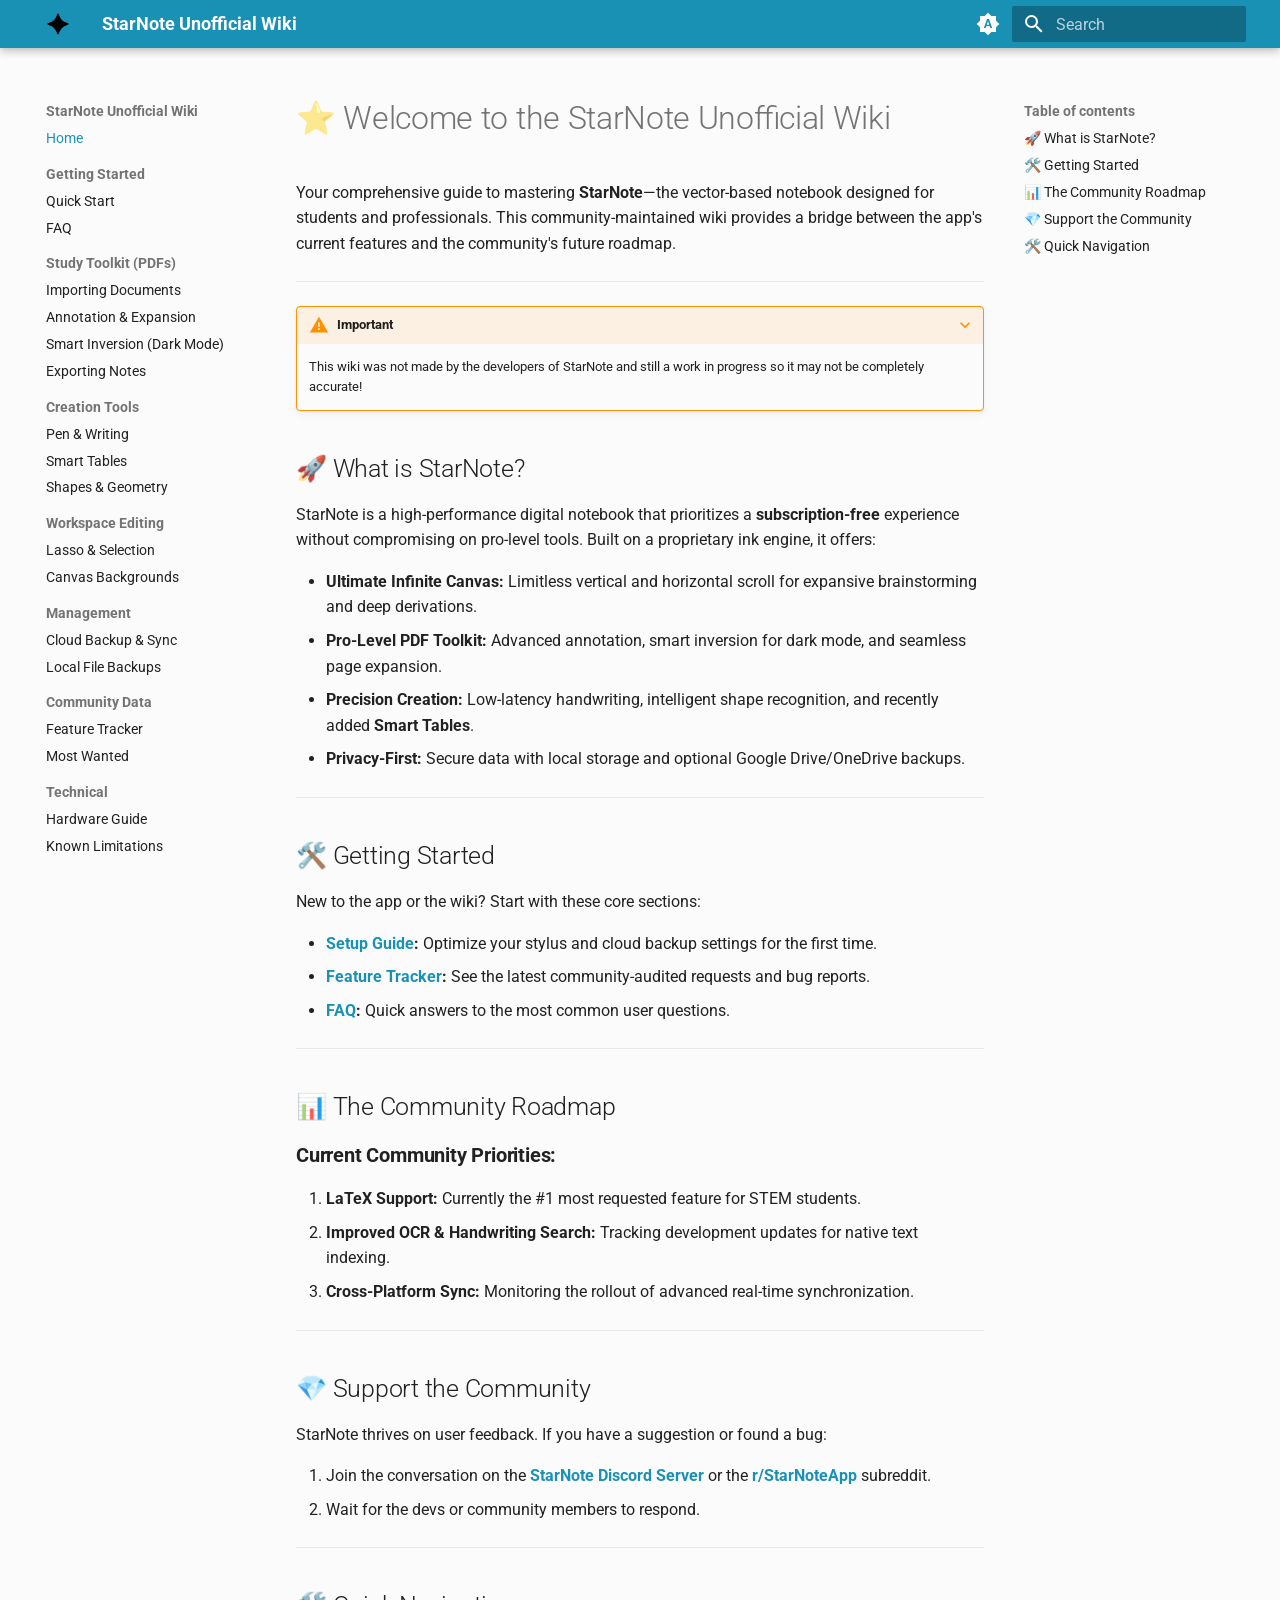
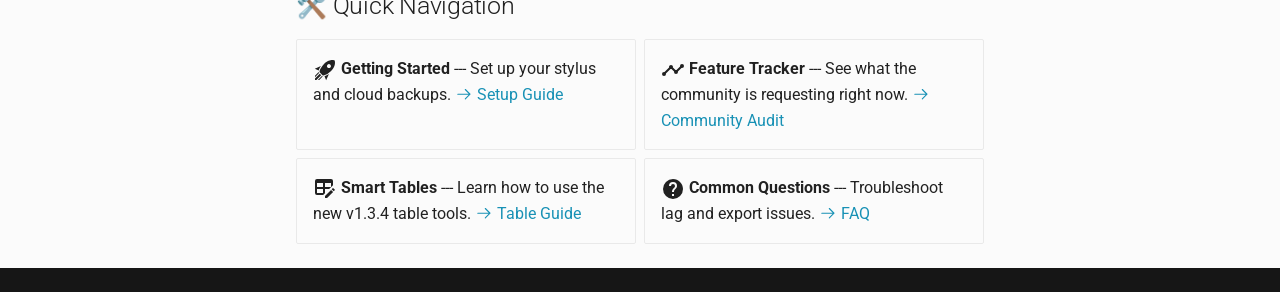
<file: index.html>
<!doctype html>
<html lang="en" class="no-js">
  <head>
    
      <meta charset="utf-8">
      <meta name="viewport" content="width=device-width,initial-scale=1">
      
      
      
      
      
        <link rel="next" href="setup/">
      
      
        
      
      
      <link rel="icon" href="assets/sparkle-fill-24.svg">
      <meta name="generator" content="mkdocs-1.6.1, mkdocs-material-9.7.6">
    
    
      
        <title>StarNote Unofficial Wiki</title>
      
    
    
      <link rel="stylesheet" href="assets/stylesheets/main.484c7ddc.min.css">
      
        
        <link rel="stylesheet" href="assets/stylesheets/palette.ab4e12ef.min.css">
      
      

  
  
  
  
  <style>:root{--md-annotation-icon:url('data:image/svg+xml;charset=utf-8,%3Csvg%20xmlns%3D%22http%3A//www.w3.org/2000/svg%22%20viewBox%3D%220%200%2024%2024%22%3E%3Cpath%20d%3D%22M18.44%205.559q-1.015%201.748-2.028%203.498-.055-.023-.111-.043a12.098%2012.098%200%200%200-8.68.033C7.537%208.897%205.868%206.026%205.6%205.56a1%201%200%200%200-.141-.19%201.104%201.104%200%200%200-1.768%201.298c1.947%203.37-.096-.216%201.948%203.36.017.03-.495.263-1.393%201.017C2.9%2012.176.452%2014.772%200%2018.99h24a11.7%2011.7%200%200%200-.746-3.068%2012.1%2012.1%200%200%200-2.74-4.184%2012%2012%200%200%200-2.131-1.687c.66-1.122%201.312-2.256%201.965-3.385a1.11%201.11%200%200%200-.008-1.12%201.1%201.1%200%200%200-.852-.532c-.522-.054-.939.313-1.049.545m-.04%208.46c.395.593.324%201.331-.156%201.65-.48.32-1.188.1-1.582-.493s-.324-1.33.156-1.65c.473-.316%201.182-.11%201.582.494m-11.193-.492c.48.32.55%201.058.156%201.65-.394.593-1.103.815-1.584.495-.48-.32-.55-1.058-.156-1.65.4-.603%201.109-.811%201.584-.495%22/%3E%3C/svg%3E');}</style>


    
    
      
    
    
      
        
        
        <link rel="preconnect" href="https://fonts.gstatic.com" crossorigin>
        <link rel="stylesheet" href="https://fonts.googleapis.com/css?family=Roboto:300,300i,400,400i,700,700i%7CRoboto+Mono:400,400i,700,700i&display=fallback">
        <style>:root{--md-text-font:"Roboto";--md-code-font:"Roboto Mono"}</style>
      
    
    
      <link rel="stylesheet" href="stylesheets/extra.css">
    
    <script>__md_scope=new URL(".",location),__md_hash=e=>[...e].reduce(((e,_)=>(e<<5)-e+_.charCodeAt(0)),0),__md_get=(e,_=localStorage,t=__md_scope)=>JSON.parse(_.getItem(t.pathname+"."+e)),__md_set=(e,_,t=localStorage,a=__md_scope)=>{try{t.setItem(a.pathname+"."+e,JSON.stringify(_))}catch(e){}}</script>
    
      

    
    
  </head>
  
  
    
    
      
    
    
    
    
    <body dir="ltr" data-md-color-scheme="default" data-md-color-primary="indigo" data-md-color-accent="indigo">
  
    
    <input class="md-toggle" data-md-toggle="drawer" type="checkbox" id="__drawer" autocomplete="off">
    <input class="md-toggle" data-md-toggle="search" type="checkbox" id="__search" autocomplete="off">
    <label class="md-overlay" for="__drawer"></label>
    <div data-md-component="skip">
      
        
        <a href="#welcome-to-the-starnote-unofficial-wiki" class="md-skip">
          Skip to content
        </a>
      
    </div>
    <div data-md-component="announce">
      
    </div>
    
    
      

  

<header class="md-header md-header--shadow" data-md-component="header">
  <nav class="md-header__inner md-grid" aria-label="Header">
    <a href="." title="StarNote Unofficial Wiki" class="md-header__button md-logo" aria-label="StarNote Unofficial Wiki" data-md-component="logo">
      
  <img src="assets/sparkle-fill-24.svg" alt="logo">

    </a>
    <label class="md-header__button md-icon" for="__drawer">
      
      <svg xmlns="http://www.w3.org/2000/svg" viewBox="0 0 24 24"><path d="M3 6h18v2H3zm0 5h18v2H3zm0 5h18v2H3z"/></svg>
    </label>
    <div class="md-header__title" data-md-component="header-title">
      <div class="md-header__ellipsis">
        <div class="md-header__topic">
          <span class="md-ellipsis">
            StarNote Unofficial Wiki
          </span>
        </div>
        <div class="md-header__topic" data-md-component="header-topic">
          <span class="md-ellipsis">
            
              Home
            
          </span>
        </div>
      </div>
    </div>
    
      
        <form class="md-header__option" data-md-component="palette">
  
    
    
    
    <input class="md-option" data-md-color-media="(prefers-color-scheme)" data-md-color-scheme="default" data-md-color-primary="indigo" data-md-color-accent="indigo"  aria-label="Switch to light mode"  type="radio" name="__palette" id="__palette_0">
    
      <label class="md-header__button md-icon" title="Switch to light mode" for="__palette_1" hidden>
        <svg xmlns="http://www.w3.org/2000/svg" viewBox="0 0 24 24"><path d="m14.3 16-.7-2h-3.2l-.7 2H7.8L11 7h2l3.2 9zM20 8.69V4h-4.69L12 .69 8.69 4H4v4.69L.69 12 4 15.31V20h4.69L12 23.31 15.31 20H20v-4.69L23.31 12zm-9.15 3.96h2.3L12 9z"/></svg>
      </label>
    
  
    
    
    
    <input class="md-option" data-md-color-media="(prefers-color-scheme: light)" data-md-color-scheme="default" data-md-color-primary="indigo" data-md-color-accent="indigo"  aria-label="Switch to dark mode"  type="radio" name="__palette" id="__palette_1">
    
      <label class="md-header__button md-icon" title="Switch to dark mode" for="__palette_2" hidden>
        <svg xmlns="http://www.w3.org/2000/svg" viewBox="0 0 24 24"><path d="M12 7a5 5 0 0 1 5 5 5 5 0 0 1-5 5 5 5 0 0 1-5-5 5 5 0 0 1 5-5m0 2a3 3 0 0 0-3 3 3 3 0 0 0 3 3 3 3 0 0 0 3-3 3 3 0 0 0-3-3m0-7 2.39 3.42C13.65 5.15 12.84 5 12 5s-1.65.15-2.39.42zM3.34 7l4.16-.35A7.2 7.2 0 0 0 5.94 8.5c-.44.74-.69 1.5-.83 2.29zm.02 10 1.76-3.77a7.131 7.131 0 0 0 2.38 4.14zM20.65 7l-1.77 3.79a7.02 7.02 0 0 0-2.38-4.15zm-.01 10-4.14.36c.59-.51 1.12-1.14 1.54-1.86.42-.73.69-1.5.83-2.29zM12 22l-2.41-3.44c.74.27 1.55.44 2.41.44.82 0 1.63-.17 2.37-.44z"/></svg>
      </label>
    
  
    
    
    
    <input class="md-option" data-md-color-media="(prefers-color-scheme: dark)" data-md-color-scheme="slate" data-md-color-primary="indigo" data-md-color-accent="indigo"  aria-label="Switch to pure black"  type="radio" name="__palette" id="__palette_2">
    
      <label class="md-header__button md-icon" title="Switch to pure black" for="__palette_0" hidden>
        <svg xmlns="http://www.w3.org/2000/svg" viewBox="0 0 24 24"><path d="m17.75 4.09-2.53 1.94.91 3.06-2.63-1.81-2.63 1.81.91-3.06-2.53-1.94L12.44 4l1.06-3 1.06 3zm3.5 6.91-1.64 1.25.59 1.98-1.7-1.17-1.7 1.17.59-1.98L15.75 11l2.06-.05L18.5 9l.69 1.95zm-2.28 4.95c.83-.08 1.72 1.1 1.19 1.85-.32.45-.66.87-1.08 1.27C15.17 23 8.84 23 4.94 19.07c-3.91-3.9-3.91-10.24 0-14.14.4-.4.82-.76 1.27-1.08.75-.53 1.93.36 1.85 1.19-.27 2.86.69 5.83 2.89 8.02a9.96 9.96 0 0 0 8.02 2.89m-1.64 2.02a12.08 12.08 0 0 1-7.8-3.47c-2.17-2.19-3.33-5-3.49-7.82-2.81 3.14-2.7 7.96.31 10.98 3.02 3.01 7.84 3.12 10.98.31"/></svg>
      </label>
    
  
</form>
      
    
    
      <script>var palette=__md_get("__palette");if(palette&&palette.color){if("(prefers-color-scheme)"===palette.color.media){var media=matchMedia("(prefers-color-scheme: light)"),input=document.querySelector(media.matches?"[data-md-color-media='(prefers-color-scheme: light)']":"[data-md-color-media='(prefers-color-scheme: dark)']");palette.color.media=input.getAttribute("data-md-color-media"),palette.color.scheme=input.getAttribute("data-md-color-scheme"),palette.color.primary=input.getAttribute("data-md-color-primary"),palette.color.accent=input.getAttribute("data-md-color-accent")}for(var[key,value]of Object.entries(palette.color))document.body.setAttribute("data-md-color-"+key,value)}</script>
    
    
    
      
      
        <label class="md-header__button md-icon" for="__search">
          
          <svg xmlns="http://www.w3.org/2000/svg" viewBox="0 0 24 24"><path d="M9.5 3A6.5 6.5 0 0 1 16 9.5c0 1.61-.59 3.09-1.56 4.23l.27.27h.79l5 5-1.5 1.5-5-5v-.79l-.27-.27A6.52 6.52 0 0 1 9.5 16 6.5 6.5 0 0 1 3 9.5 6.5 6.5 0 0 1 9.5 3m0 2C7 5 5 7 5 9.5S7 14 9.5 14 14 12 14 9.5 12 5 9.5 5"/></svg>
        </label>
        <div class="md-search" data-md-component="search" role="dialog">
  <label class="md-search__overlay" for="__search"></label>
  <div class="md-search__inner" role="search">
    <form class="md-search__form" name="search">
      <input type="text" class="md-search__input" name="query" aria-label="Search" placeholder="Search" autocapitalize="off" autocorrect="off" autocomplete="off" spellcheck="false" data-md-component="search-query" required>
      <label class="md-search__icon md-icon" for="__search">
        
        <svg xmlns="http://www.w3.org/2000/svg" viewBox="0 0 24 24"><path d="M9.5 3A6.5 6.5 0 0 1 16 9.5c0 1.61-.59 3.09-1.56 4.23l.27.27h.79l5 5-1.5 1.5-5-5v-.79l-.27-.27A6.52 6.52 0 0 1 9.5 16 6.5 6.5 0 0 1 3 9.5 6.5 6.5 0 0 1 9.5 3m0 2C7 5 5 7 5 9.5S7 14 9.5 14 14 12 14 9.5 12 5 9.5 5"/></svg>
        
        <svg xmlns="http://www.w3.org/2000/svg" viewBox="0 0 24 24"><path d="M20 11v2H8l5.5 5.5-1.42 1.42L4.16 12l7.92-7.92L13.5 5.5 8 11z"/></svg>
      </label>
      <nav class="md-search__options" aria-label="Search">
        
          <a href="javascript:void(0)" class="md-search__icon md-icon" title="Share" aria-label="Share" data-clipboard data-clipboard-text="" data-md-component="search-share" tabindex="-1">
            
            <svg xmlns="http://www.w3.org/2000/svg" viewBox="0 0 24 24"><path d="M18 16.08c-.76 0-1.44.3-1.96.77L8.91 12.7c.05-.23.09-.46.09-.7s-.04-.47-.09-.7l7.05-4.11c.54.5 1.25.81 2.04.81a3 3 0 0 0 3-3 3 3 0 0 0-3-3 3 3 0 0 0-3 3c0 .24.04.47.09.7L8.04 9.81C7.5 9.31 6.79 9 6 9a3 3 0 0 0-3 3 3 3 0 0 0 3 3c.79 0 1.5-.31 2.04-.81l7.12 4.15c-.05.21-.08.43-.08.66 0 1.61 1.31 2.91 2.92 2.91s2.92-1.3 2.92-2.91A2.92 2.92 0 0 0 18 16.08"/></svg>
          </a>
        
        <button type="reset" class="md-search__icon md-icon" title="Clear" aria-label="Clear" tabindex="-1">
          
          <svg xmlns="http://www.w3.org/2000/svg" viewBox="0 0 24 24"><path d="M19 6.41 17.59 5 12 10.59 6.41 5 5 6.41 10.59 12 5 17.59 6.41 19 12 13.41 17.59 19 19 17.59 13.41 12z"/></svg>
        </button>
      </nav>
      
    </form>
    <div class="md-search__output">
      <div class="md-search__scrollwrap" tabindex="0" data-md-scrollfix>
        <div class="md-search-result" data-md-component="search-result">
          <div class="md-search-result__meta">
            Initializing search
          </div>
          <ol class="md-search-result__list" role="presentation"></ol>
        </div>
      </div>
    </div>
  </div>
</div>
      
    
    
  </nav>
  
</header>
    
    <div class="md-container" data-md-component="container">
      
      
        
          
        
      
      <main class="md-main" data-md-component="main">
        <div class="md-main__inner md-grid">
          
            
              
              <div class="md-sidebar md-sidebar--primary" data-md-component="sidebar" data-md-type="navigation" >
                <div class="md-sidebar__scrollwrap">
                  <div class="md-sidebar__inner">
                    



<nav class="md-nav md-nav--primary" aria-label="Navigation" data-md-level="0">
  <label class="md-nav__title" for="__drawer">
    <a href="." title="StarNote Unofficial Wiki" class="md-nav__button md-logo" aria-label="StarNote Unofficial Wiki" data-md-component="logo">
      
  <img src="assets/sparkle-fill-24.svg" alt="logo">

    </a>
    StarNote Unofficial Wiki
  </label>
  
  <ul class="md-nav__list" data-md-scrollfix>
    
      
      
  
  
    
  
  
  
    <li class="md-nav__item md-nav__item--active">
      
      <input class="md-nav__toggle md-toggle" type="checkbox" id="__toc">
      
      
        
      
      
        <label class="md-nav__link md-nav__link--active" for="__toc">
          
  
  
  <span class="md-ellipsis">
    
  
    Home
  

    
  </span>
  
  

          <span class="md-nav__icon md-icon"></span>
        </label>
      
      <a href="." class="md-nav__link md-nav__link--active">
        
  
  
  <span class="md-ellipsis">
    
  
    Home
  

    
  </span>
  
  

      </a>
      
        

<nav class="md-nav md-nav--secondary" aria-label="Table of contents">
  
  
  
    
  
  
    <label class="md-nav__title" for="__toc">
      <span class="md-nav__icon md-icon"></span>
      Table of contents
    </label>
    <ul class="md-nav__list" data-md-component="toc" data-md-scrollfix>
      
        <li class="md-nav__item">
  <a href="#what-is-starnote" class="md-nav__link">
    <span class="md-ellipsis">
      
        🚀 What is StarNote?
      
    </span>
  </a>
  
</li>
      
        <li class="md-nav__item">
  <a href="#getting-started" class="md-nav__link">
    <span class="md-ellipsis">
      
        🛠️ Getting Started
      
    </span>
  </a>
  
</li>
      
        <li class="md-nav__item">
  <a href="#the-community-roadmap" class="md-nav__link">
    <span class="md-ellipsis">
      
        📊 The Community Roadmap
      
    </span>
  </a>
  
</li>
      
        <li class="md-nav__item">
  <a href="#support-the-community" class="md-nav__link">
    <span class="md-ellipsis">
      
        💎 Support the Community
      
    </span>
  </a>
  
</li>
      
        <li class="md-nav__item">
  <a href="#quick-navigation" class="md-nav__link">
    <span class="md-ellipsis">
      
        🛠️ Quick Navigation
      
    </span>
  </a>
  
</li>
      
    </ul>
  
</nav>
      
    </li>
  

    
      
      
  
  
  
  
    
    
    
    
      
        
        
      
    
    
    <li class="md-nav__item md-nav__item--section md-nav__item--nested">
      
        
        
        <input class="md-nav__toggle md-toggle " type="checkbox" id="__nav_2" >
        
          
          <label class="md-nav__link" for="__nav_2" id="__nav_2_label" tabindex="">
            
  
  
  <span class="md-ellipsis">
    
  
    Getting Started
  

    
  </span>
  
  

            <span class="md-nav__icon md-icon"></span>
          </label>
        
        <nav class="md-nav" data-md-level="1" aria-labelledby="__nav_2_label" aria-expanded="false">
          <label class="md-nav__title" for="__nav_2">
            <span class="md-nav__icon md-icon"></span>
            
  
    Getting Started
  

          </label>
          <ul class="md-nav__list" data-md-scrollfix>
            
              
                
  
  
  
  
    <li class="md-nav__item">
      <a href="setup/" class="md-nav__link">
        
  
  
  <span class="md-ellipsis">
    
  
    Quick Start
  

    
  </span>
  
  

      </a>
    </li>
  

              
            
              
                
  
  
  
  
    <li class="md-nav__item">
      <a href="faq/" class="md-nav__link">
        
  
  
  <span class="md-ellipsis">
    
  
    FAQ
  

    
  </span>
  
  

      </a>
    </li>
  

              
            
          </ul>
        </nav>
      
    </li>
  

    
      
      
  
  
  
  
    
    
    
    
      
        
        
      
    
    
    <li class="md-nav__item md-nav__item--section md-nav__item--nested">
      
        
        
        <input class="md-nav__toggle md-toggle " type="checkbox" id="__nav_3" >
        
          
          <label class="md-nav__link" for="__nav_3" id="__nav_3_label" tabindex="">
            
  
  
  <span class="md-ellipsis">
    
  
    Study Toolkit (PDFs)
  

    
  </span>
  
  

            <span class="md-nav__icon md-icon"></span>
          </label>
        
        <nav class="md-nav" data-md-level="1" aria-labelledby="__nav_3_label" aria-expanded="false">
          <label class="md-nav__title" for="__nav_3">
            <span class="md-nav__icon md-icon"></span>
            
  
    Study Toolkit (PDFs)
  

          </label>
          <ul class="md-nav__list" data-md-scrollfix>
            
              
                
  
  
  
  
    <li class="md-nav__item">
      <a href="pdf_import.md" class="md-nav__link">
        
  
  
  <span class="md-ellipsis">
    
  
    Importing Documents
  

    
  </span>
  
  

      </a>
    </li>
  

              
            
              
                
  
  
  
  
    <li class="md-nav__item">
      <a href="pdf_tools.md" class="md-nav__link">
        
  
  
  <span class="md-ellipsis">
    
  
    Annotation & Expansion
  

    
  </span>
  
  

      </a>
    </li>
  

              
            
              
                
  
  
  
  
    <li class="md-nav__item">
      <a href="dark_mode.md" class="md-nav__link">
        
  
  
  <span class="md-ellipsis">
    
  
    Smart Inversion (Dark Mode)
  

    
  </span>
  
  

      </a>
    </li>
  

              
            
              
                
  
  
  
  
    <li class="md-nav__item">
      <a href="pdf_export.md" class="md-nav__link">
        
  
  
  <span class="md-ellipsis">
    
  
    Exporting Notes
  

    
  </span>
  
  

      </a>
    </li>
  

              
            
          </ul>
        </nav>
      
    </li>
  

    
      
      
  
  
  
  
    
    
    
    
      
        
        
      
    
    
    <li class="md-nav__item md-nav__item--section md-nav__item--nested">
      
        
        
        <input class="md-nav__toggle md-toggle " type="checkbox" id="__nav_4" >
        
          
          <label class="md-nav__link" for="__nav_4" id="__nav_4_label" tabindex="">
            
  
  
  <span class="md-ellipsis">
    
  
    Creation Tools
  

    
  </span>
  
  

            <span class="md-nav__icon md-icon"></span>
          </label>
        
        <nav class="md-nav" data-md-level="1" aria-labelledby="__nav_4_label" aria-expanded="false">
          <label class="md-nav__title" for="__nav_4">
            <span class="md-nav__icon md-icon"></span>
            
  
    Creation Tools
  

          </label>
          <ul class="md-nav__list" data-md-scrollfix>
            
              
                
  
  
  
  
    <li class="md-nav__item">
      <a href="pens/" class="md-nav__link">
        
  
  
  <span class="md-ellipsis">
    
  
    Pen & Writing
  

    
  </span>
  
  

      </a>
    </li>
  

              
            
              
                
  
  
  
  
    <li class="md-nav__item">
      <a href="tables.md" class="md-nav__link">
        
  
  
  <span class="md-ellipsis">
    
  
    Smart Tables
  

    
  </span>
  
  

      </a>
    </li>
  

              
            
              
                
  
  
  
  
    <li class="md-nav__item">
      <a href="shapes.md" class="md-nav__link">
        
  
  
  <span class="md-ellipsis">
    
  
    Shapes & Geometry
  

    
  </span>
  
  

      </a>
    </li>
  

              
            
          </ul>
        </nav>
      
    </li>
  

    
      
      
  
  
  
  
    
    
    
    
      
        
        
      
    
    
    <li class="md-nav__item md-nav__item--section md-nav__item--nested">
      
        
        
        <input class="md-nav__toggle md-toggle " type="checkbox" id="__nav_5" >
        
          
          <label class="md-nav__link" for="__nav_5" id="__nav_5_label" tabindex="">
            
  
  
  <span class="md-ellipsis">
    
  
    Workspace Editing
  

    
  </span>
  
  

            <span class="md-nav__icon md-icon"></span>
          </label>
        
        <nav class="md-nav" data-md-level="1" aria-labelledby="__nav_5_label" aria-expanded="false">
          <label class="md-nav__title" for="__nav_5">
            <span class="md-nav__icon md-icon"></span>
            
  
    Workspace Editing
  

          </label>
          <ul class="md-nav__list" data-md-scrollfix>
            
              
                
  
  
  
  
    <li class="md-nav__item">
      <a href="lasso.md" class="md-nav__link">
        
  
  
  <span class="md-ellipsis">
    
  
    Lasso & Selection
  

    
  </span>
  
  

      </a>
    </li>
  

              
            
              
                
  
  
  
  
    <li class="md-nav__item">
      <a href="templates.md" class="md-nav__link">
        
  
  
  <span class="md-ellipsis">
    
  
    Canvas Backgrounds
  

    
  </span>
  
  

      </a>
    </li>
  

              
            
          </ul>
        </nav>
      
    </li>
  

    
      
      
  
  
  
  
    
    
    
    
      
        
        
      
    
    
    <li class="md-nav__item md-nav__item--section md-nav__item--nested">
      
        
        
        <input class="md-nav__toggle md-toggle " type="checkbox" id="__nav_6" >
        
          
          <label class="md-nav__link" for="__nav_6" id="__nav_6_label" tabindex="">
            
  
  
  <span class="md-ellipsis">
    
  
    Management
  

    
  </span>
  
  

            <span class="md-nav__icon md-icon"></span>
          </label>
        
        <nav class="md-nav" data-md-level="1" aria-labelledby="__nav_6_label" aria-expanded="false">
          <label class="md-nav__title" for="__nav_6">
            <span class="md-nav__icon md-icon"></span>
            
  
    Management
  

          </label>
          <ul class="md-nav__list" data-md-scrollfix>
            
              
                
  
  
  
  
    <li class="md-nav__item">
      <a href="sync/" class="md-nav__link">
        
  
  
  <span class="md-ellipsis">
    
  
    Cloud Backup & Sync
  

    
  </span>
  
  

      </a>
    </li>
  

              
            
              
                
  
  
  
  
    <li class="md-nav__item">
      <a href="backups/" class="md-nav__link">
        
  
  
  <span class="md-ellipsis">
    
  
    Local File Backups
  

    
  </span>
  
  

      </a>
    </li>
  

              
            
          </ul>
        </nav>
      
    </li>
  

    
      
      
  
  
  
  
    
    
    
    
      
        
        
      
    
    
    <li class="md-nav__item md-nav__item--section md-nav__item--nested">
      
        
        
        <input class="md-nav__toggle md-toggle " type="checkbox" id="__nav_7" >
        
          
          <label class="md-nav__link" for="__nav_7" id="__nav_7_label" tabindex="">
            
  
  
  <span class="md-ellipsis">
    
  
    Community Data
  

    
  </span>
  
  

            <span class="md-nav__icon md-icon"></span>
          </label>
        
        <nav class="md-nav" data-md-level="1" aria-labelledby="__nav_7_label" aria-expanded="false">
          <label class="md-nav__title" for="__nav_7">
            <span class="md-nav__icon md-icon"></span>
            
  
    Community Data
  

          </label>
          <ul class="md-nav__list" data-md-scrollfix>
            
              
                
  
  
  
  
    <li class="md-nav__item">
      <a href="roadmap.md" class="md-nav__link">
        
  
  
  <span class="md-ellipsis">
    
  
    Feature Tracker
  

    
  </span>
  
  

      </a>
    </li>
  

              
            
              
                
  
  
  
  
    <li class="md-nav__item">
      <a href="most_wanted/" class="md-nav__link">
        
  
  
  <span class="md-ellipsis">
    
  
    Most Wanted
  

    
  </span>
  
  

      </a>
    </li>
  

              
            
          </ul>
        </nav>
      
    </li>
  

    
      
      
  
  
  
  
    
    
    
    
      
        
        
      
    
    
    <li class="md-nav__item md-nav__item--section md-nav__item--nested">
      
        
        
        <input class="md-nav__toggle md-toggle " type="checkbox" id="__nav_8" >
        
          
          <label class="md-nav__link" for="__nav_8" id="__nav_8_label" tabindex="">
            
  
  
  <span class="md-ellipsis">
    
  
    Technical
  

    
  </span>
  
  

            <span class="md-nav__icon md-icon"></span>
          </label>
        
        <nav class="md-nav" data-md-level="1" aria-labelledby="__nav_8_label" aria-expanded="false">
          <label class="md-nav__title" for="__nav_8">
            <span class="md-nav__icon md-icon"></span>
            
  
    Technical
  

          </label>
          <ul class="md-nav__list" data-md-scrollfix>
            
              
                
  
  
  
  
    <li class="md-nav__item">
      <a href="hardware.md" class="md-nav__link">
        
  
  
  <span class="md-ellipsis">
    
  
    Hardware Guide
  

    
  </span>
  
  

      </a>
    </li>
  

              
            
              
                
  
  
  
  
    <li class="md-nav__item">
      <a href="limitations.md" class="md-nav__link">
        
  
  
  <span class="md-ellipsis">
    
  
    Known Limitations
  

    
  </span>
  
  

      </a>
    </li>
  

              
            
          </ul>
        </nav>
      
    </li>
  

    
  </ul>
</nav>
                  </div>
                </div>
              </div>
            
            
              
              <div class="md-sidebar md-sidebar--secondary" data-md-component="sidebar" data-md-type="toc" >
                <div class="md-sidebar__scrollwrap">
                  <div class="md-sidebar__inner">
                    

<nav class="md-nav md-nav--secondary" aria-label="Table of contents">
  
  
  
    
  
  
    <label class="md-nav__title" for="__toc">
      <span class="md-nav__icon md-icon"></span>
      Table of contents
    </label>
    <ul class="md-nav__list" data-md-component="toc" data-md-scrollfix>
      
        <li class="md-nav__item">
  <a href="#what-is-starnote" class="md-nav__link">
    <span class="md-ellipsis">
      
        🚀 What is StarNote?
      
    </span>
  </a>
  
</li>
      
        <li class="md-nav__item">
  <a href="#getting-started" class="md-nav__link">
    <span class="md-ellipsis">
      
        🛠️ Getting Started
      
    </span>
  </a>
  
</li>
      
        <li class="md-nav__item">
  <a href="#the-community-roadmap" class="md-nav__link">
    <span class="md-ellipsis">
      
        📊 The Community Roadmap
      
    </span>
  </a>
  
</li>
      
        <li class="md-nav__item">
  <a href="#support-the-community" class="md-nav__link">
    <span class="md-ellipsis">
      
        💎 Support the Community
      
    </span>
  </a>
  
</li>
      
        <li class="md-nav__item">
  <a href="#quick-navigation" class="md-nav__link">
    <span class="md-ellipsis">
      
        🛠️ Quick Navigation
      
    </span>
  </a>
  
</li>
      
    </ul>
  
</nav>
                  </div>
                </div>
              </div>
            
          
          
            <div class="md-content" data-md-component="content">
              
                



  


              
              <article class="md-content__inner md-typeset">
                
                  



<h1 id="welcome-to-the-starnote-unofficial-wiki">⭐ Welcome to the StarNote Unofficial Wiki</h1>
<p>Your comprehensive guide to mastering <strong>StarNote</strong>—the vector-based notebook designed for students and professionals. This community-maintained wiki provides a bridge between the app's current features and the community's future roadmap.</p>
<hr />
<details class="warning" open="open">
<summary>Important</summary>
<p>This wiki was not made by the developers of StarNote and still a work in progress so it may not be completely accurate!</p>
</details>
<h2 id="what-is-starnote">🚀 What is StarNote?</h2>
<p>StarNote is a high-performance digital notebook that prioritizes a <strong>subscription-free</strong> experience without compromising on pro-level tools. Built on a proprietary ink engine, it offers:</p>
<ul>
<li><strong>Ultimate Infinite Canvas:</strong> Limitless vertical and horizontal scroll for expansive brainstorming and deep derivations.</li>
<li><strong>Pro-Level PDF Toolkit:</strong> Advanced annotation, smart inversion for dark mode, and seamless page expansion.</li>
<li><strong>Precision Creation:</strong> Low-latency handwriting, intelligent shape recognition, and recently added <strong>Smart Tables</strong>.</li>
<li><strong>Privacy-First:</strong> Secure data with local storage and optional Google Drive/OneDrive backups.</li>
</ul>
<hr />
<h2 id="getting-started">🛠️ Getting Started</h2>
<p>New to the app or the wiki? Start with these core sections:</p>
<ul>
<li><strong><a href="setup/">Setup Guide</a>:</strong> Optimize your stylus and cloud backup settings for the first time.</li>
<li><strong><a href="features/">Feature Tracker</a>:</strong> See the latest community-audited requests and bug reports.</li>
<li><strong><a href="faq/">FAQ</a>:</strong> Quick answers to the most common user questions.</li>
</ul>
<hr />
<h2 id="the-community-roadmap">📊 The Community Roadmap</h2>
<h3 id="current-community-priorities"><strong>Current Community Priorities:</strong></h3>
<ol>
<li><strong>LaTeX Support:</strong> Currently the #1 most requested feature for STEM students.</li>
<li><strong>Improved OCR &amp; Handwriting Search:</strong> Tracking development updates for native text indexing.</li>
<li><strong>Cross-Platform Sync:</strong> Monitoring the rollout of advanced real-time synchronization.</li>
</ol>
<hr />
<h2 id="support-the-community">💎 Support the Community</h2>
<p>StarNote thrives on user feedback. If you have a suggestion or found a bug:</p>
<ol>
<li>Join the conversation on the <a href="https://discord.com/invite/2kZFvu8j3c"><strong>StarNote Discord Server</strong></a> or the <a href="https://www.reddit.com/r/StarNoteApp/"><strong>r/StarNoteApp</strong></a> subreddit.</li>
<li>Wait for the devs or community members to respond.</li>
</ol>
<hr />
<h2 id="quick-navigation">🛠️ Quick Navigation</h2>
<div class="grid cards">
<ul>
<li>
<p><span class="twemoji lg middle"><svg xmlns="http://www.w3.org/2000/svg" viewBox="0 0 24 24"><path d="m13.13 22.19-1.63-3.83c1.57-.58 3.04-1.36 4.4-2.27zM5.64 12.5l-3.83-1.63 6.1-2.77C7 9.46 6.22 10.93 5.64 12.5M21.61 2.39S16.66.269 11 5.93c-2.19 2.19-3.5 4.6-4.35 6.71-.28.75-.09 1.57.46 2.13l2.13 2.12c.55.56 1.37.74 2.12.46A19.1 19.1 0 0 0 18.07 13c5.66-5.66 3.54-10.61 3.54-10.61m-7.07 7.07c-.78-.78-.78-2.05 0-2.83s2.05-.78 2.83 0c.77.78.78 2.05 0 2.83s-2.05.78-2.83 0m-5.66 7.07-1.41-1.41zM6.24 22l3.64-3.64c-.34-.09-.67-.24-.97-.45L4.83 22zM2 22h1.41l4.77-4.76-1.42-1.41L2 20.59zm0-2.83 4.09-4.08c-.21-.3-.36-.62-.45-.97L2 17.76z"/></svg></span> <strong>Getting Started</strong>
    ---
    Set up your stylus and cloud backups.
    <a href="setup/"><span class="twemoji"><svg xmlns="http://www.w3.org/2000/svg" viewBox="0 0 24 24"><path d="M13.22 19.03a.75.75 0 0 1 0-1.06L18.19 13H3.75a.75.75 0 0 1 0-1.5h14.44l-4.97-4.97a.749.749 0 0 1 .326-1.275.75.75 0 0 1 .734.215l6.25 6.25a.75.75 0 0 1 0 1.06l-6.25 6.25a.75.75 0 0 1-1.06 0"/></svg></span> Setup Guide</a></p>
</li>
<li>
<p><span class="twemoji lg middle"><svg xmlns="http://www.w3.org/2000/svg" viewBox="0 0 24 24"><path d="m3 14 .5.07L8.07 9.5a1.95 1.95 0 0 1 .52-1.91c.78-.79 2.04-.79 2.82 0 .53.52.7 1.26.52 1.91l2.57 2.57.5-.07c.18 0 .35 0 .5.07l3.57-3.57C19 8.35 19 8.18 19 8a2 2 0 0 1 2-2 2 2 0 0 1 2 2 2 2 0 0 1-2 2c-.18 0-.35 0-.5-.07l-3.57 3.57c.07.15.07.32.07.5a2 2 0 0 1-2 2 2 2 0 0 1-2-2l.07-.5-2.57-2.57c-.32.07-.68.07-1 0L4.93 15.5 5 16a2 2 0 0 1-2 2 2 2 0 0 1-2-2 2 2 0 0 1 2-2"/></svg></span> <strong>Feature Tracker</strong>
    ---
    See what the community is requesting right now.
    <a href="features/"><span class="twemoji"><svg xmlns="http://www.w3.org/2000/svg" viewBox="0 0 24 24"><path d="M13.22 19.03a.75.75 0 0 1 0-1.06L18.19 13H3.75a.75.75 0 0 1 0-1.5h14.44l-4.97-4.97a.749.749 0 0 1 .326-1.275.75.75 0 0 1 .734.215l6.25 6.25a.75.75 0 0 1 0 1.06l-6.25 6.25a.75.75 0 0 1-1.06 0"/></svg></span> Community Audit</a></p>
</li>
<li>
<p><span class="twemoji lg middle"><svg xmlns="http://www.w3.org/2000/svg" viewBox="0 0 24 24"><path d="m21.7 13.35-1 1-2.05-2.05 1-1c.21-.22.56-.22.77 0l1.28 1.28c.22.21.22.56 0 .77M12 18.94l6.07-6.06 2.05 2.05L14.06 21H12zM4 2h14a2 2 0 0 1 2 2v4.17L16.17 12H12v4.17L10.17 18H4a2 2 0 0 1-2-2V4a2 2 0 0 1 2-2m0 4v4h6V6zm8 0v4h6V6zm-8 6v4h6v-4z"/></svg></span> <strong>Smart Tables</strong>
    ---
    Learn how to use the new v1.3.4 table tools.
    <a href="tables.md"><span class="twemoji"><svg xmlns="http://www.w3.org/2000/svg" viewBox="0 0 24 24"><path d="M13.22 19.03a.75.75 0 0 1 0-1.06L18.19 13H3.75a.75.75 0 0 1 0-1.5h14.44l-4.97-4.97a.749.749 0 0 1 .326-1.275.75.75 0 0 1 .734.215l6.25 6.25a.75.75 0 0 1 0 1.06l-6.25 6.25a.75.75 0 0 1-1.06 0"/></svg></span> Table Guide</a></p>
</li>
<li>
<p><span class="twemoji lg middle"><svg xmlns="http://www.w3.org/2000/svg" viewBox="0 0 24 24"><path d="m15.07 11.25-.9.92C13.45 12.89 13 13.5 13 15h-2v-.5c0-1.11.45-2.11 1.17-2.83l1.24-1.26c.37-.36.59-.86.59-1.41a2 2 0 0 0-2-2 2 2 0 0 0-2 2H8a4 4 0 0 1 4-4 4 4 0 0 1 4 4 3.2 3.2 0 0 1-.93 2.25M13 19h-2v-2h2M12 2A10 10 0 0 0 2 12a10 10 0 0 0 10 10 10 10 0 0 0 10-10c0-5.53-4.5-10-10-10"/></svg></span> <strong>Common Questions</strong>
    ---
    Troubleshoot lag and export issues.
    <a href="faq/"><span class="twemoji"><svg xmlns="http://www.w3.org/2000/svg" viewBox="0 0 24 24"><path d="M13.22 19.03a.75.75 0 0 1 0-1.06L18.19 13H3.75a.75.75 0 0 1 0-1.5h14.44l-4.97-4.97a.749.749 0 0 1 .326-1.275.75.75 0 0 1 .734.215l6.25 6.25a.75.75 0 0 1 0 1.06l-6.25 6.25a.75.75 0 0 1-1.06 0"/></svg></span> FAQ</a></p>
</li>
</ul>
</div>












                
              </article>
            </div>
          
          
<script>var target=document.getElementById(location.hash.slice(1));target&&target.name&&(target.checked=target.name.startsWith("__tabbed_"))</script>
        </div>
        
          <button type="button" class="md-top md-icon" data-md-component="top" hidden>
  
  <svg xmlns="http://www.w3.org/2000/svg" viewBox="0 0 24 24"><path d="M13 20h-2V8l-5.5 5.5-1.42-1.42L12 4.16l7.92 7.92-1.42 1.42L13 8z"/></svg>
  Back to top
</button>
        
      </main>
      
        <footer class="md-footer">
  
  <div class="md-footer-meta md-typeset">
    <div class="md-footer-meta__inner md-grid">
      <div class="md-copyright">
  
  
</div>
      
    </div>
  </div>
</footer>
      
    </div>
    <div class="md-dialog" data-md-component="dialog">
      <div class="md-dialog__inner md-typeset"></div>
    </div>
    
    
    
      
      
      <script id="__config" type="application/json">{"annotate": null, "base": ".", "features": ["navigation.path", "navigation.sections", "navigation.top", "search.highlight", "search.share", "content.code.copy", "content.tooltips", "navigation.instant", "navigation.preview"], "search": "assets/javascripts/workers/search.2c215733.min.js", "tags": null, "translations": {"clipboard.copied": "Copied to clipboard", "clipboard.copy": "Copy to clipboard", "search.result.more.one": "1 more on this page", "search.result.more.other": "# more on this page", "search.result.none": "No matching documents", "search.result.one": "1 matching document", "search.result.other": "# matching documents", "search.result.placeholder": "Type to start searching", "search.result.term.missing": "Missing", "select.version": "Select version"}, "version": null}</script>
    
    
      <script src="assets/javascripts/bundle.79ae519e.min.js"></script>
      
        <script src="javascripts/markmap-force-dark.js"></script>
      
    
  </body>
</html>
</file>
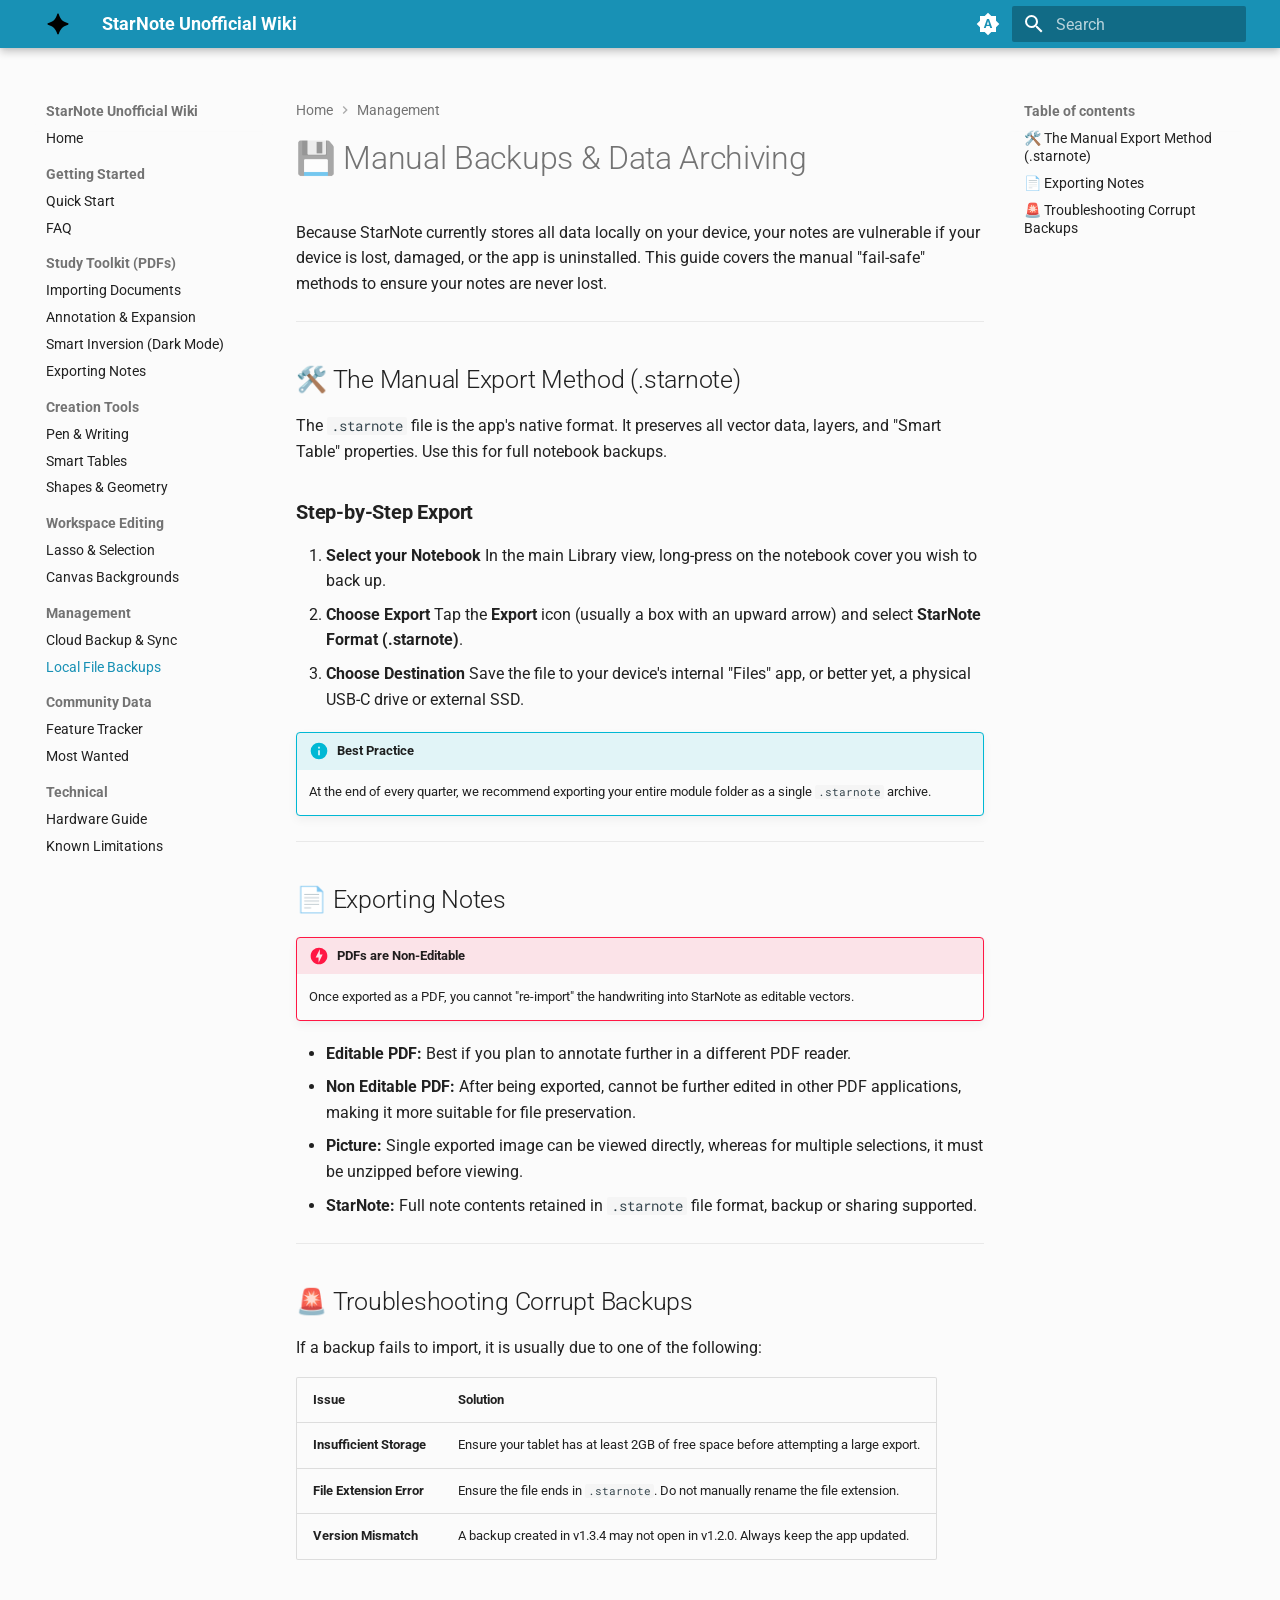
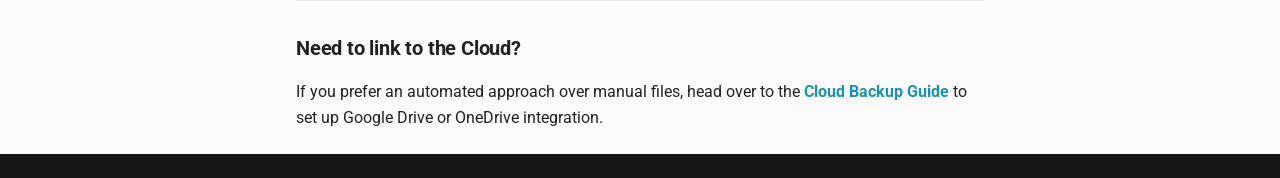
<file: backups/index.html>
<!doctype html>
<html lang="en" class="no-js">
  <head>
    
      <meta charset="utf-8">
      <meta name="viewport" content="width=device-width,initial-scale=1">
      
      
      
      
        <link rel="prev" href="../sync/">
      
      
        <link rel="next" href="../most_wanted/">
      
      
        
      
      
      <link rel="icon" href="../assets/sparkle-fill-24.svg">
      <meta name="generator" content="mkdocs-1.6.1, mkdocs-material-9.7.6">
    
    
      
        <title>Local File Backups - StarNote Unofficial Wiki</title>
      
    
    
      <link rel="stylesheet" href="../assets/stylesheets/main.484c7ddc.min.css">
      
        
        <link rel="stylesheet" href="../assets/stylesheets/palette.ab4e12ef.min.css">
      
      

  
  
  
  
  <style>:root{--md-annotation-icon:url('data:image/svg+xml;charset=utf-8,%3Csvg%20xmlns%3D%22http%3A//www.w3.org/2000/svg%22%20viewBox%3D%220%200%2024%2024%22%3E%3Cpath%20d%3D%22M18.44%205.559q-1.015%201.748-2.028%203.498-.055-.023-.111-.043a12.098%2012.098%200%200%200-8.68.033C7.537%208.897%205.868%206.026%205.6%205.56a1%201%200%200%200-.141-.19%201.104%201.104%200%200%200-1.768%201.298c1.947%203.37-.096-.216%201.948%203.36.017.03-.495.263-1.393%201.017C2.9%2012.176.452%2014.772%200%2018.99h24a11.7%2011.7%200%200%200-.746-3.068%2012.1%2012.1%200%200%200-2.74-4.184%2012%2012%200%200%200-2.131-1.687c.66-1.122%201.312-2.256%201.965-3.385a1.11%201.11%200%200%200-.008-1.12%201.1%201.1%200%200%200-.852-.532c-.522-.054-.939.313-1.049.545m-.04%208.46c.395.593.324%201.331-.156%201.65-.48.32-1.188.1-1.582-.493s-.324-1.33.156-1.65c.473-.316%201.182-.11%201.582.494m-11.193-.492c.48.32.55%201.058.156%201.65-.394.593-1.103.815-1.584.495-.48-.32-.55-1.058-.156-1.65.4-.603%201.109-.811%201.584-.495%22/%3E%3C/svg%3E');}</style>


    
    
      
    
    
      
        
        
        <link rel="preconnect" href="https://fonts.gstatic.com" crossorigin>
        <link rel="stylesheet" href="https://fonts.googleapis.com/css?family=Roboto:300,300i,400,400i,700,700i%7CRoboto+Mono:400,400i,700,700i&display=fallback">
        <style>:root{--md-text-font:"Roboto";--md-code-font:"Roboto Mono"}</style>
      
    
    
      <link rel="stylesheet" href="../stylesheets/extra.css">
    
    <script>__md_scope=new URL("..",location),__md_hash=e=>[...e].reduce(((e,_)=>(e<<5)-e+_.charCodeAt(0)),0),__md_get=(e,_=localStorage,t=__md_scope)=>JSON.parse(_.getItem(t.pathname+"."+e)),__md_set=(e,_,t=localStorage,a=__md_scope)=>{try{t.setItem(a.pathname+"."+e,JSON.stringify(_))}catch(e){}}</script>
    
      

    
    
  </head>
  
  
    
    
      
    
    
    
    
    <body dir="ltr" data-md-color-scheme="default" data-md-color-primary="indigo" data-md-color-accent="indigo">
  
    
    <input class="md-toggle" data-md-toggle="drawer" type="checkbox" id="__drawer" autocomplete="off">
    <input class="md-toggle" data-md-toggle="search" type="checkbox" id="__search" autocomplete="off">
    <label class="md-overlay" for="__drawer"></label>
    <div data-md-component="skip">
      
        
        <a href="#manual-backups-data-archiving" class="md-skip">
          Skip to content
        </a>
      
    </div>
    <div data-md-component="announce">
      
    </div>
    
    
      

  

<header class="md-header md-header--shadow" data-md-component="header">
  <nav class="md-header__inner md-grid" aria-label="Header">
    <a href=".." title="StarNote Unofficial Wiki" class="md-header__button md-logo" aria-label="StarNote Unofficial Wiki" data-md-component="logo">
      
  <img src="../assets/sparkle-fill-24.svg" alt="logo">

    </a>
    <label class="md-header__button md-icon" for="__drawer">
      
      <svg xmlns="http://www.w3.org/2000/svg" viewBox="0 0 24 24"><path d="M3 6h18v2H3zm0 5h18v2H3zm0 5h18v2H3z"/></svg>
    </label>
    <div class="md-header__title" data-md-component="header-title">
      <div class="md-header__ellipsis">
        <div class="md-header__topic">
          <span class="md-ellipsis">
            StarNote Unofficial Wiki
          </span>
        </div>
        <div class="md-header__topic" data-md-component="header-topic">
          <span class="md-ellipsis">
            
              Local File Backups
            
          </span>
        </div>
      </div>
    </div>
    
      
        <form class="md-header__option" data-md-component="palette">
  
    
    
    
    <input class="md-option" data-md-color-media="(prefers-color-scheme)" data-md-color-scheme="default" data-md-color-primary="indigo" data-md-color-accent="indigo"  aria-label="Switch to light mode"  type="radio" name="__palette" id="__palette_0">
    
      <label class="md-header__button md-icon" title="Switch to light mode" for="__palette_1" hidden>
        <svg xmlns="http://www.w3.org/2000/svg" viewBox="0 0 24 24"><path d="m14.3 16-.7-2h-3.2l-.7 2H7.8L11 7h2l3.2 9zM20 8.69V4h-4.69L12 .69 8.69 4H4v4.69L.69 12 4 15.31V20h4.69L12 23.31 15.31 20H20v-4.69L23.31 12zm-9.15 3.96h2.3L12 9z"/></svg>
      </label>
    
  
    
    
    
    <input class="md-option" data-md-color-media="(prefers-color-scheme: light)" data-md-color-scheme="default" data-md-color-primary="indigo" data-md-color-accent="indigo"  aria-label="Switch to dark mode"  type="radio" name="__palette" id="__palette_1">
    
      <label class="md-header__button md-icon" title="Switch to dark mode" for="__palette_2" hidden>
        <svg xmlns="http://www.w3.org/2000/svg" viewBox="0 0 24 24"><path d="M12 7a5 5 0 0 1 5 5 5 5 0 0 1-5 5 5 5 0 0 1-5-5 5 5 0 0 1 5-5m0 2a3 3 0 0 0-3 3 3 3 0 0 0 3 3 3 3 0 0 0 3-3 3 3 0 0 0-3-3m0-7 2.39 3.42C13.65 5.15 12.84 5 12 5s-1.65.15-2.39.42zM3.34 7l4.16-.35A7.2 7.2 0 0 0 5.94 8.5c-.44.74-.69 1.5-.83 2.29zm.02 10 1.76-3.77a7.131 7.131 0 0 0 2.38 4.14zM20.65 7l-1.77 3.79a7.02 7.02 0 0 0-2.38-4.15zm-.01 10-4.14.36c.59-.51 1.12-1.14 1.54-1.86.42-.73.69-1.5.83-2.29zM12 22l-2.41-3.44c.74.27 1.55.44 2.41.44.82 0 1.63-.17 2.37-.44z"/></svg>
      </label>
    
  
    
    
    
    <input class="md-option" data-md-color-media="(prefers-color-scheme: dark)" data-md-color-scheme="slate" data-md-color-primary="indigo" data-md-color-accent="indigo"  aria-label="Switch to pure black"  type="radio" name="__palette" id="__palette_2">
    
      <label class="md-header__button md-icon" title="Switch to pure black" for="__palette_0" hidden>
        <svg xmlns="http://www.w3.org/2000/svg" viewBox="0 0 24 24"><path d="m17.75 4.09-2.53 1.94.91 3.06-2.63-1.81-2.63 1.81.91-3.06-2.53-1.94L12.44 4l1.06-3 1.06 3zm3.5 6.91-1.64 1.25.59 1.98-1.7-1.17-1.7 1.17.59-1.98L15.75 11l2.06-.05L18.5 9l.69 1.95zm-2.28 4.95c.83-.08 1.72 1.1 1.19 1.85-.32.45-.66.87-1.08 1.27C15.17 23 8.84 23 4.94 19.07c-3.91-3.9-3.91-10.24 0-14.14.4-.4.82-.76 1.27-1.08.75-.53 1.93.36 1.85 1.19-.27 2.86.69 5.83 2.89 8.02a9.96 9.96 0 0 0 8.02 2.89m-1.64 2.02a12.08 12.08 0 0 1-7.8-3.47c-2.17-2.19-3.33-5-3.49-7.82-2.81 3.14-2.7 7.96.31 10.98 3.02 3.01 7.84 3.12 10.98.31"/></svg>
      </label>
    
  
</form>
      
    
    
      <script>var palette=__md_get("__palette");if(palette&&palette.color){if("(prefers-color-scheme)"===palette.color.media){var media=matchMedia("(prefers-color-scheme: light)"),input=document.querySelector(media.matches?"[data-md-color-media='(prefers-color-scheme: light)']":"[data-md-color-media='(prefers-color-scheme: dark)']");palette.color.media=input.getAttribute("data-md-color-media"),palette.color.scheme=input.getAttribute("data-md-color-scheme"),palette.color.primary=input.getAttribute("data-md-color-primary"),palette.color.accent=input.getAttribute("data-md-color-accent")}for(var[key,value]of Object.entries(palette.color))document.body.setAttribute("data-md-color-"+key,value)}</script>
    
    
    
      
      
        <label class="md-header__button md-icon" for="__search">
          
          <svg xmlns="http://www.w3.org/2000/svg" viewBox="0 0 24 24"><path d="M9.5 3A6.5 6.5 0 0 1 16 9.5c0 1.61-.59 3.09-1.56 4.23l.27.27h.79l5 5-1.5 1.5-5-5v-.79l-.27-.27A6.52 6.52 0 0 1 9.5 16 6.5 6.5 0 0 1 3 9.5 6.5 6.5 0 0 1 9.5 3m0 2C7 5 5 7 5 9.5S7 14 9.5 14 14 12 14 9.5 12 5 9.5 5"/></svg>
        </label>
        <div class="md-search" data-md-component="search" role="dialog">
  <label class="md-search__overlay" for="__search"></label>
  <div class="md-search__inner" role="search">
    <form class="md-search__form" name="search">
      <input type="text" class="md-search__input" name="query" aria-label="Search" placeholder="Search" autocapitalize="off" autocorrect="off" autocomplete="off" spellcheck="false" data-md-component="search-query" required>
      <label class="md-search__icon md-icon" for="__search">
        
        <svg xmlns="http://www.w3.org/2000/svg" viewBox="0 0 24 24"><path d="M9.5 3A6.5 6.5 0 0 1 16 9.5c0 1.61-.59 3.09-1.56 4.23l.27.27h.79l5 5-1.5 1.5-5-5v-.79l-.27-.27A6.52 6.52 0 0 1 9.5 16 6.5 6.5 0 0 1 3 9.5 6.5 6.5 0 0 1 9.5 3m0 2C7 5 5 7 5 9.5S7 14 9.5 14 14 12 14 9.5 12 5 9.5 5"/></svg>
        
        <svg xmlns="http://www.w3.org/2000/svg" viewBox="0 0 24 24"><path d="M20 11v2H8l5.5 5.5-1.42 1.42L4.16 12l7.92-7.92L13.5 5.5 8 11z"/></svg>
      </label>
      <nav class="md-search__options" aria-label="Search">
        
          <a href="javascript:void(0)" class="md-search__icon md-icon" title="Share" aria-label="Share" data-clipboard data-clipboard-text="" data-md-component="search-share" tabindex="-1">
            
            <svg xmlns="http://www.w3.org/2000/svg" viewBox="0 0 24 24"><path d="M18 16.08c-.76 0-1.44.3-1.96.77L8.91 12.7c.05-.23.09-.46.09-.7s-.04-.47-.09-.7l7.05-4.11c.54.5 1.25.81 2.04.81a3 3 0 0 0 3-3 3 3 0 0 0-3-3 3 3 0 0 0-3 3c0 .24.04.47.09.7L8.04 9.81C7.5 9.31 6.79 9 6 9a3 3 0 0 0-3 3 3 3 0 0 0 3 3c.79 0 1.5-.31 2.04-.81l7.12 4.15c-.05.21-.08.43-.08.66 0 1.61 1.31 2.91 2.92 2.91s2.92-1.3 2.92-2.91A2.92 2.92 0 0 0 18 16.08"/></svg>
          </a>
        
        <button type="reset" class="md-search__icon md-icon" title="Clear" aria-label="Clear" tabindex="-1">
          
          <svg xmlns="http://www.w3.org/2000/svg" viewBox="0 0 24 24"><path d="M19 6.41 17.59 5 12 10.59 6.41 5 5 6.41 10.59 12 5 17.59 6.41 19 12 13.41 17.59 19 19 17.59 13.41 12z"/></svg>
        </button>
      </nav>
      
    </form>
    <div class="md-search__output">
      <div class="md-search__scrollwrap" tabindex="0" data-md-scrollfix>
        <div class="md-search-result" data-md-component="search-result">
          <div class="md-search-result__meta">
            Initializing search
          </div>
          <ol class="md-search-result__list" role="presentation"></ol>
        </div>
      </div>
    </div>
  </div>
</div>
      
    
    
  </nav>
  
</header>
    
    <div class="md-container" data-md-component="container">
      
      
        
          
        
      
      <main class="md-main" data-md-component="main">
        <div class="md-main__inner md-grid">
          
            
              
              <div class="md-sidebar md-sidebar--primary" data-md-component="sidebar" data-md-type="navigation" >
                <div class="md-sidebar__scrollwrap">
                  <div class="md-sidebar__inner">
                    



<nav class="md-nav md-nav--primary" aria-label="Navigation" data-md-level="0">
  <label class="md-nav__title" for="__drawer">
    <a href=".." title="StarNote Unofficial Wiki" class="md-nav__button md-logo" aria-label="StarNote Unofficial Wiki" data-md-component="logo">
      
  <img src="../assets/sparkle-fill-24.svg" alt="logo">

    </a>
    StarNote Unofficial Wiki
  </label>
  
  <ul class="md-nav__list" data-md-scrollfix>
    
      
      
  
  
  
  
    <li class="md-nav__item">
      <a href=".." class="md-nav__link">
        
  
  
  <span class="md-ellipsis">
    
  
    Home
  

    
  </span>
  
  

      </a>
    </li>
  

    
      
      
  
  
  
  
    
    
    
    
      
        
        
      
    
    
    <li class="md-nav__item md-nav__item--section md-nav__item--nested">
      
        
        
        <input class="md-nav__toggle md-toggle " type="checkbox" id="__nav_2" >
        
          
          <label class="md-nav__link" for="__nav_2" id="__nav_2_label" tabindex="">
            
  
  
  <span class="md-ellipsis">
    
  
    Getting Started
  

    
  </span>
  
  

            <span class="md-nav__icon md-icon"></span>
          </label>
        
        <nav class="md-nav" data-md-level="1" aria-labelledby="__nav_2_label" aria-expanded="false">
          <label class="md-nav__title" for="__nav_2">
            <span class="md-nav__icon md-icon"></span>
            
  
    Getting Started
  

          </label>
          <ul class="md-nav__list" data-md-scrollfix>
            
              
                
  
  
  
  
    <li class="md-nav__item">
      <a href="../setup/" class="md-nav__link">
        
  
  
  <span class="md-ellipsis">
    
  
    Quick Start
  

    
  </span>
  
  

      </a>
    </li>
  

              
            
              
                
  
  
  
  
    <li class="md-nav__item">
      <a href="../faq/" class="md-nav__link">
        
  
  
  <span class="md-ellipsis">
    
  
    FAQ
  

    
  </span>
  
  

      </a>
    </li>
  

              
            
          </ul>
        </nav>
      
    </li>
  

    
      
      
  
  
  
  
    
    
    
    
      
        
        
      
    
    
    <li class="md-nav__item md-nav__item--section md-nav__item--nested">
      
        
        
        <input class="md-nav__toggle md-toggle " type="checkbox" id="__nav_3" >
        
          
          <label class="md-nav__link" for="__nav_3" id="__nav_3_label" tabindex="">
            
  
  
  <span class="md-ellipsis">
    
  
    Study Toolkit (PDFs)
  

    
  </span>
  
  

            <span class="md-nav__icon md-icon"></span>
          </label>
        
        <nav class="md-nav" data-md-level="1" aria-labelledby="__nav_3_label" aria-expanded="false">
          <label class="md-nav__title" for="__nav_3">
            <span class="md-nav__icon md-icon"></span>
            
  
    Study Toolkit (PDFs)
  

          </label>
          <ul class="md-nav__list" data-md-scrollfix>
            
              
                
  
  
  
  
    <li class="md-nav__item">
      <a href="../pdf_import.md" class="md-nav__link">
        
  
  
  <span class="md-ellipsis">
    
  
    Importing Documents
  

    
  </span>
  
  

      </a>
    </li>
  

              
            
              
                
  
  
  
  
    <li class="md-nav__item">
      <a href="../pdf_tools.md" class="md-nav__link">
        
  
  
  <span class="md-ellipsis">
    
  
    Annotation & Expansion
  

    
  </span>
  
  

      </a>
    </li>
  

              
            
              
                
  
  
  
  
    <li class="md-nav__item">
      <a href="../dark_mode.md" class="md-nav__link">
        
  
  
  <span class="md-ellipsis">
    
  
    Smart Inversion (Dark Mode)
  

    
  </span>
  
  

      </a>
    </li>
  

              
            
              
                
  
  
  
  
    <li class="md-nav__item">
      <a href="../pdf_export.md" class="md-nav__link">
        
  
  
  <span class="md-ellipsis">
    
  
    Exporting Notes
  

    
  </span>
  
  

      </a>
    </li>
  

              
            
          </ul>
        </nav>
      
    </li>
  

    
      
      
  
  
  
  
    
    
    
    
      
        
        
      
    
    
    <li class="md-nav__item md-nav__item--section md-nav__item--nested">
      
        
        
        <input class="md-nav__toggle md-toggle " type="checkbox" id="__nav_4" >
        
          
          <label class="md-nav__link" for="__nav_4" id="__nav_4_label" tabindex="">
            
  
  
  <span class="md-ellipsis">
    
  
    Creation Tools
  

    
  </span>
  
  

            <span class="md-nav__icon md-icon"></span>
          </label>
        
        <nav class="md-nav" data-md-level="1" aria-labelledby="__nav_4_label" aria-expanded="false">
          <label class="md-nav__title" for="__nav_4">
            <span class="md-nav__icon md-icon"></span>
            
  
    Creation Tools
  

          </label>
          <ul class="md-nav__list" data-md-scrollfix>
            
              
                
  
  
  
  
    <li class="md-nav__item">
      <a href="../pens/" class="md-nav__link">
        
  
  
  <span class="md-ellipsis">
    
  
    Pen & Writing
  

    
  </span>
  
  

      </a>
    </li>
  

              
            
              
                
  
  
  
  
    <li class="md-nav__item">
      <a href="../tables.md" class="md-nav__link">
        
  
  
  <span class="md-ellipsis">
    
  
    Smart Tables
  

    
  </span>
  
  

      </a>
    </li>
  

              
            
              
                
  
  
  
  
    <li class="md-nav__item">
      <a href="../shapes.md" class="md-nav__link">
        
  
  
  <span class="md-ellipsis">
    
  
    Shapes & Geometry
  

    
  </span>
  
  

      </a>
    </li>
  

              
            
          </ul>
        </nav>
      
    </li>
  

    
      
      
  
  
  
  
    
    
    
    
      
        
        
      
    
    
    <li class="md-nav__item md-nav__item--section md-nav__item--nested">
      
        
        
        <input class="md-nav__toggle md-toggle " type="checkbox" id="__nav_5" >
        
          
          <label class="md-nav__link" for="__nav_5" id="__nav_5_label" tabindex="">
            
  
  
  <span class="md-ellipsis">
    
  
    Workspace Editing
  

    
  </span>
  
  

            <span class="md-nav__icon md-icon"></span>
          </label>
        
        <nav class="md-nav" data-md-level="1" aria-labelledby="__nav_5_label" aria-expanded="false">
          <label class="md-nav__title" for="__nav_5">
            <span class="md-nav__icon md-icon"></span>
            
  
    Workspace Editing
  

          </label>
          <ul class="md-nav__list" data-md-scrollfix>
            
              
                
  
  
  
  
    <li class="md-nav__item">
      <a href="../lasso.md" class="md-nav__link">
        
  
  
  <span class="md-ellipsis">
    
  
    Lasso & Selection
  

    
  </span>
  
  

      </a>
    </li>
  

              
            
              
                
  
  
  
  
    <li class="md-nav__item">
      <a href="../templates.md" class="md-nav__link">
        
  
  
  <span class="md-ellipsis">
    
  
    Canvas Backgrounds
  

    
  </span>
  
  

      </a>
    </li>
  

              
            
          </ul>
        </nav>
      
    </li>
  

    
      
      
  
  
    
  
  
  
    
    
    
    
      
        
        
      
    
    
    <li class="md-nav__item md-nav__item--active md-nav__item--section md-nav__item--nested">
      
        
        
        <input class="md-nav__toggle md-toggle " type="checkbox" id="__nav_6" checked>
        
          
          <label class="md-nav__link" for="__nav_6" id="__nav_6_label" tabindex="">
            
  
  
  <span class="md-ellipsis">
    
  
    Management
  

    
  </span>
  
  

            <span class="md-nav__icon md-icon"></span>
          </label>
        
        <nav class="md-nav" data-md-level="1" aria-labelledby="__nav_6_label" aria-expanded="true">
          <label class="md-nav__title" for="__nav_6">
            <span class="md-nav__icon md-icon"></span>
            
  
    Management
  

          </label>
          <ul class="md-nav__list" data-md-scrollfix>
            
              
                
  
  
  
  
    <li class="md-nav__item">
      <a href="../sync/" class="md-nav__link">
        
  
  
  <span class="md-ellipsis">
    
  
    Cloud Backup & Sync
  

    
  </span>
  
  

      </a>
    </li>
  

              
            
              
                
  
  
    
  
  
  
    <li class="md-nav__item md-nav__item--active">
      
      <input class="md-nav__toggle md-toggle" type="checkbox" id="__toc">
      
      
        
      
      
        <label class="md-nav__link md-nav__link--active" for="__toc">
          
  
  
  <span class="md-ellipsis">
    
  
    Local File Backups
  

    
  </span>
  
  

          <span class="md-nav__icon md-icon"></span>
        </label>
      
      <a href="./" class="md-nav__link md-nav__link--active">
        
  
  
  <span class="md-ellipsis">
    
  
    Local File Backups
  

    
  </span>
  
  

      </a>
      
        

<nav class="md-nav md-nav--secondary" aria-label="Table of contents">
  
  
  
    
  
  
    <label class="md-nav__title" for="__toc">
      <span class="md-nav__icon md-icon"></span>
      Table of contents
    </label>
    <ul class="md-nav__list" data-md-component="toc" data-md-scrollfix>
      
        <li class="md-nav__item">
  <a href="#the-manual-export-method-starnote" class="md-nav__link">
    <span class="md-ellipsis">
      
        🛠️ The Manual Export Method (.starnote)
      
    </span>
  </a>
  
</li>
      
        <li class="md-nav__item">
  <a href="#exporting-notes" class="md-nav__link">
    <span class="md-ellipsis">
      
        📄 Exporting Notes
      
    </span>
  </a>
  
</li>
      
        <li class="md-nav__item">
  <a href="#troubleshooting-corrupt-backups" class="md-nav__link">
    <span class="md-ellipsis">
      
        🚨 Troubleshooting Corrupt Backups
      
    </span>
  </a>
  
</li>
      
    </ul>
  
</nav>
      
    </li>
  

              
            
          </ul>
        </nav>
      
    </li>
  

    
      
      
  
  
  
  
    
    
    
    
      
        
        
      
    
    
    <li class="md-nav__item md-nav__item--section md-nav__item--nested">
      
        
        
        <input class="md-nav__toggle md-toggle " type="checkbox" id="__nav_7" >
        
          
          <label class="md-nav__link" for="__nav_7" id="__nav_7_label" tabindex="">
            
  
  
  <span class="md-ellipsis">
    
  
    Community Data
  

    
  </span>
  
  

            <span class="md-nav__icon md-icon"></span>
          </label>
        
        <nav class="md-nav" data-md-level="1" aria-labelledby="__nav_7_label" aria-expanded="false">
          <label class="md-nav__title" for="__nav_7">
            <span class="md-nav__icon md-icon"></span>
            
  
    Community Data
  

          </label>
          <ul class="md-nav__list" data-md-scrollfix>
            
              
                
  
  
  
  
    <li class="md-nav__item">
      <a href="../roadmap.md" class="md-nav__link">
        
  
  
  <span class="md-ellipsis">
    
  
    Feature Tracker
  

    
  </span>
  
  

      </a>
    </li>
  

              
            
              
                
  
  
  
  
    <li class="md-nav__item">
      <a href="../most_wanted/" class="md-nav__link">
        
  
  
  <span class="md-ellipsis">
    
  
    Most Wanted
  

    
  </span>
  
  

      </a>
    </li>
  

              
            
          </ul>
        </nav>
      
    </li>
  

    
      
      
  
  
  
  
    
    
    
    
      
        
        
      
    
    
    <li class="md-nav__item md-nav__item--section md-nav__item--nested">
      
        
        
        <input class="md-nav__toggle md-toggle " type="checkbox" id="__nav_8" >
        
          
          <label class="md-nav__link" for="__nav_8" id="__nav_8_label" tabindex="">
            
  
  
  <span class="md-ellipsis">
    
  
    Technical
  

    
  </span>
  
  

            <span class="md-nav__icon md-icon"></span>
          </label>
        
        <nav class="md-nav" data-md-level="1" aria-labelledby="__nav_8_label" aria-expanded="false">
          <label class="md-nav__title" for="__nav_8">
            <span class="md-nav__icon md-icon"></span>
            
  
    Technical
  

          </label>
          <ul class="md-nav__list" data-md-scrollfix>
            
              
                
  
  
  
  
    <li class="md-nav__item">
      <a href="../hardware.md" class="md-nav__link">
        
  
  
  <span class="md-ellipsis">
    
  
    Hardware Guide
  

    
  </span>
  
  

      </a>
    </li>
  

              
            
              
                
  
  
  
  
    <li class="md-nav__item">
      <a href="../limitations.md" class="md-nav__link">
        
  
  
  <span class="md-ellipsis">
    
  
    Known Limitations
  

    
  </span>
  
  

      </a>
    </li>
  

              
            
          </ul>
        </nav>
      
    </li>
  

    
  </ul>
</nav>
                  </div>
                </div>
              </div>
            
            
              
              <div class="md-sidebar md-sidebar--secondary" data-md-component="sidebar" data-md-type="toc" >
                <div class="md-sidebar__scrollwrap">
                  <div class="md-sidebar__inner">
                    

<nav class="md-nav md-nav--secondary" aria-label="Table of contents">
  
  
  
    
  
  
    <label class="md-nav__title" for="__toc">
      <span class="md-nav__icon md-icon"></span>
      Table of contents
    </label>
    <ul class="md-nav__list" data-md-component="toc" data-md-scrollfix>
      
        <li class="md-nav__item">
  <a href="#the-manual-export-method-starnote" class="md-nav__link">
    <span class="md-ellipsis">
      
        🛠️ The Manual Export Method (.starnote)
      
    </span>
  </a>
  
</li>
      
        <li class="md-nav__item">
  <a href="#exporting-notes" class="md-nav__link">
    <span class="md-ellipsis">
      
        📄 Exporting Notes
      
    </span>
  </a>
  
</li>
      
        <li class="md-nav__item">
  <a href="#troubleshooting-corrupt-backups" class="md-nav__link">
    <span class="md-ellipsis">
      
        🚨 Troubleshooting Corrupt Backups
      
    </span>
  </a>
  
</li>
      
    </ul>
  
</nav>
                  </div>
                </div>
              </div>
            
          
          
            <div class="md-content" data-md-component="content">
              
                



  


  <nav class="md-path" aria-label="Navigation" >
    <ol class="md-path__list">
      
        
  
  
    <li class="md-path__item">
      <a href=".." class="md-path__link">
        
  <span class="md-ellipsis">
    Home
  </span>

      </a>
    </li>
  

      
      
        
  
  
    
    
      <li class="md-path__item">
        <a href="../sync/" class="md-path__link">
          
  <span class="md-ellipsis">
    Management
  </span>

        </a>
      </li>
    
  

      
    </ol>
  </nav>

              
              <article class="md-content__inner md-typeset">
                
                  



<h1 id="manual-backups-data-archiving">💾 Manual Backups &amp; Data Archiving</h1>
<p>Because StarNote currently stores all data locally on your device, your notes are vulnerable if your device is lost, damaged, or the app is uninstalled. This guide covers the manual "fail-safe" methods to ensure your notes are never lost.</p>
<hr />
<h2 id="the-manual-export-method-starnote">🛠️ The Manual Export Method (.starnote)</h2>
<p>The <code>.starnote</code> file is the app's native format. It preserves all vector data, layers, and "Smart Table" properties. Use this for full notebook backups.</p>
<h3 id="step-by-step-export"><strong>Step-by-Step Export</strong></h3>
<ol>
<li><strong>Select your Notebook</strong>
    In the main Library view, long-press on the notebook cover you wish to back up.</li>
<li><strong>Choose Export</strong>
    Tap the <strong>Export</strong> icon (usually a box with an upward arrow) and select <strong>StarNote Format (.starnote)</strong>.</li>
<li><strong>Choose Destination</strong>
    Save the file to your device's internal "Files" app, or better yet, a physical USB-C drive or external SSD.</li>
</ol>
<div class="admonition info">
<p class="admonition-title">Best Practice</p>
<p>At the end of every quarter, we recommend exporting your entire module folder as a single <code>.starnote</code> archive.</p>
</div>
<hr />
<h2 id="exporting-notes">📄 Exporting Notes</h2>
<div class="admonition danger">
<p class="admonition-title">PDFs are Non-Editable</p>
<p>Once exported as a PDF, you cannot "re-import" the handwriting into StarNote as editable vectors.</p>
</div>
<ul>
<li><strong>Editable PDF:</strong> Best if you plan to annotate further in a different PDF reader.</li>
<li><strong>Non Editable PDF:</strong> After being exported, cannot be further edited in other PDF applications, making it more suitable for file preservation.</li>
<li><strong>Picture:</strong> Single exported image can be viewed directly, whereas for multiple selections, it must be unzipped before viewing.</li>
<li><strong>StarNote:</strong> Full note contents retained in <code>.starnote</code> file format, backup or sharing supported.</li>
</ul>
<hr />
<h2 id="troubleshooting-corrupt-backups">🚨 Troubleshooting Corrupt Backups</h2>
<p>If a backup fails to import, it is usually due to one of the following:</p>
<table>
<thead>
<tr>
<th style="text-align: left;">Issue</th>
<th style="text-align: left;">Solution</th>
</tr>
</thead>
<tbody>
<tr>
<td style="text-align: left;"><strong>Insufficient Storage</strong></td>
<td style="text-align: left;">Ensure your tablet has at least 2GB of free space before attempting a large export.</td>
</tr>
<tr>
<td style="text-align: left;"><strong>File Extension Error</strong></td>
<td style="text-align: left;">Ensure the file ends in <code>.starnote</code>. Do not manually rename the file extension.</td>
</tr>
<tr>
<td style="text-align: left;"><strong>Version Mismatch</strong></td>
<td style="text-align: left;">A backup created in v1.3.4 may not open in v1.2.0. Always keep the app updated.</td>
</tr>
</tbody>
</table>
<hr />
<h3 id="need-to-link-to-the-cloud"><strong>Need to link to the Cloud?</strong></h3>
<p>If you prefer an automated approach over manual files, head over to the <strong><a href="../sync/">Cloud Backup Guide</a></strong> to set up Google Drive or OneDrive integration.</p>












                
              </article>
            </div>
          
          
<script>var target=document.getElementById(location.hash.slice(1));target&&target.name&&(target.checked=target.name.startsWith("__tabbed_"))</script>
        </div>
        
          <button type="button" class="md-top md-icon" data-md-component="top" hidden>
  
  <svg xmlns="http://www.w3.org/2000/svg" viewBox="0 0 24 24"><path d="M13 20h-2V8l-5.5 5.5-1.42-1.42L12 4.16l7.92 7.92-1.42 1.42L13 8z"/></svg>
  Back to top
</button>
        
      </main>
      
        <footer class="md-footer">
  
  <div class="md-footer-meta md-typeset">
    <div class="md-footer-meta__inner md-grid">
      <div class="md-copyright">
  
  
</div>
      
    </div>
  </div>
</footer>
      
    </div>
    <div class="md-dialog" data-md-component="dialog">
      <div class="md-dialog__inner md-typeset"></div>
    </div>
    
    
    
      
      
      <script id="__config" type="application/json">{"annotate": null, "base": "..", "features": ["navigation.path", "navigation.sections", "navigation.top", "search.highlight", "search.share", "content.code.copy", "content.tooltips", "navigation.instant", "navigation.preview"], "search": "../assets/javascripts/workers/search.2c215733.min.js", "tags": null, "translations": {"clipboard.copied": "Copied to clipboard", "clipboard.copy": "Copy to clipboard", "search.result.more.one": "1 more on this page", "search.result.more.other": "# more on this page", "search.result.none": "No matching documents", "search.result.one": "1 matching document", "search.result.other": "# matching documents", "search.result.placeholder": "Type to start searching", "search.result.term.missing": "Missing", "select.version": "Select version"}, "version": null}</script>
    
    
      <script src="../assets/javascripts/bundle.79ae519e.min.js"></script>
      
        <script src="../javascripts/markmap-force-dark.js"></script>
      
    
  </body>
</html>
</file>
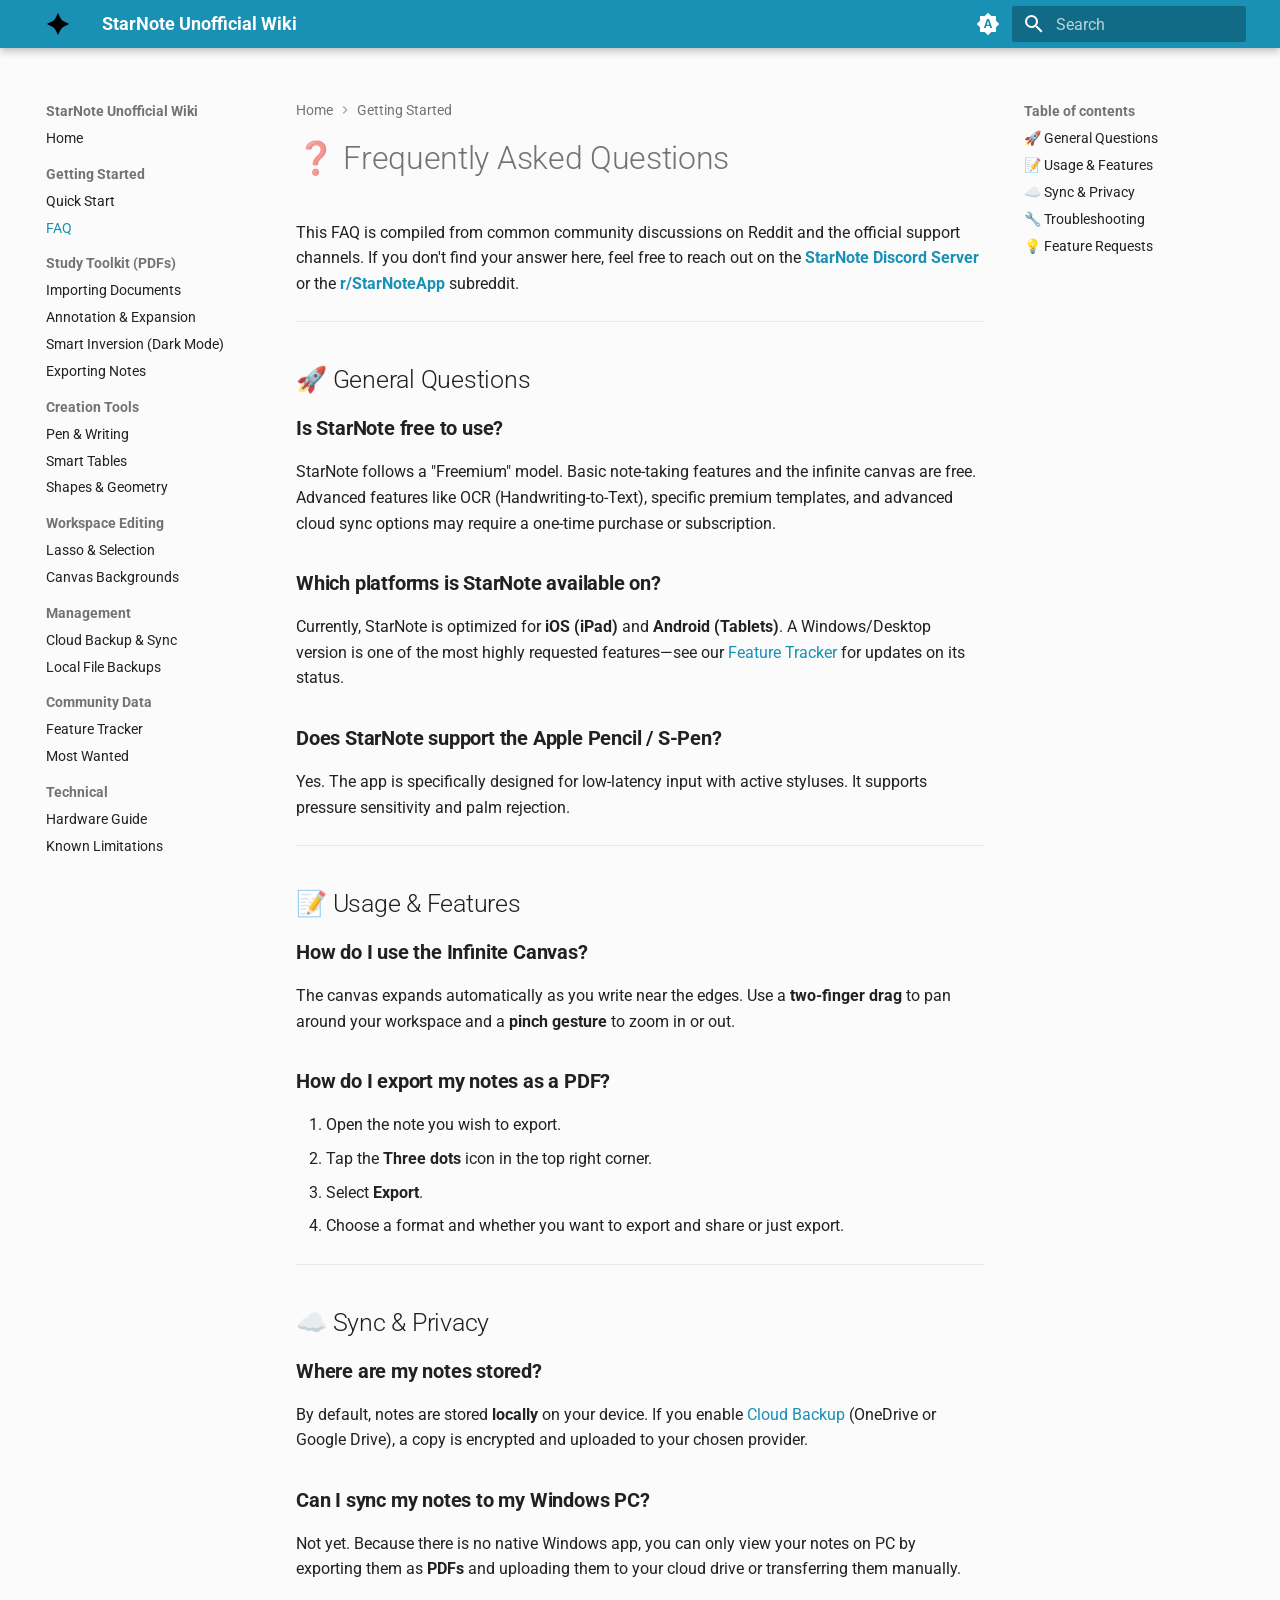
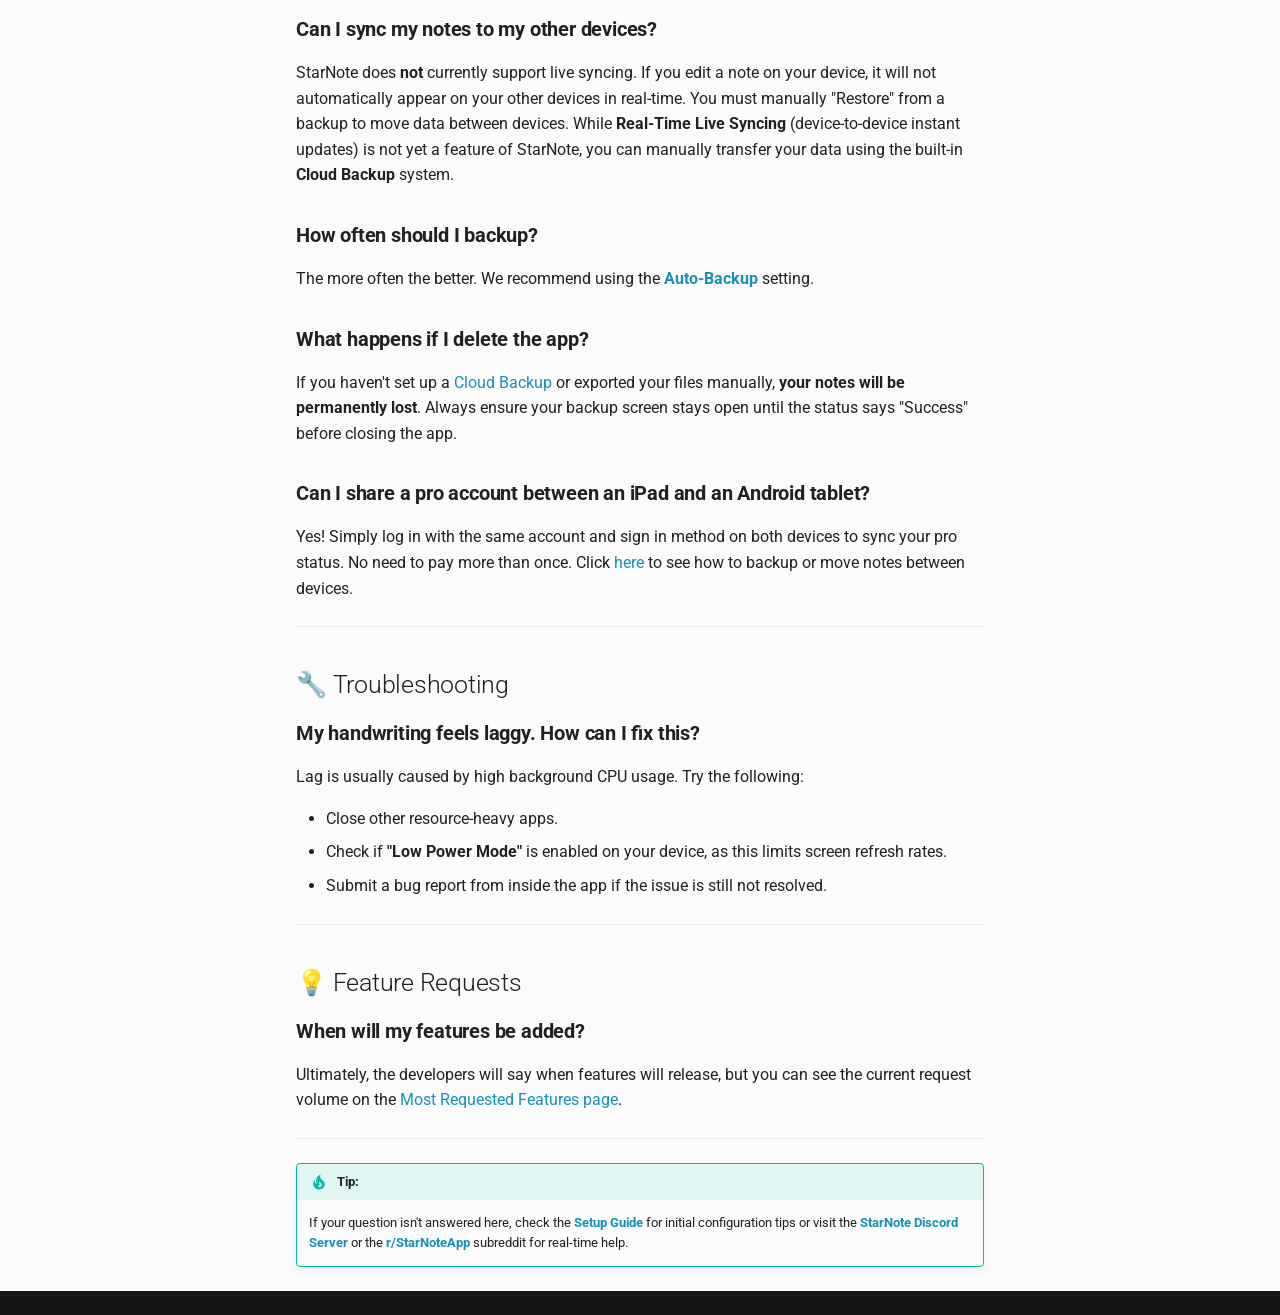
<file: faq/index.html>
<!doctype html>
<html lang="en" class="no-js">
  <head>
    
      <meta charset="utf-8">
      <meta name="viewport" content="width=device-width,initial-scale=1">
      
      
      
      
        <link rel="prev" href="../setup/">
      
      
        <link rel="next" href="../pens/">
      
      
        
      
      
      <link rel="icon" href="../assets/sparkle-fill-24.svg">
      <meta name="generator" content="mkdocs-1.6.1, mkdocs-material-9.7.6">
    
    
      
        <title>FAQ - StarNote Unofficial Wiki</title>
      
    
    
      <link rel="stylesheet" href="../assets/stylesheets/main.484c7ddc.min.css">
      
        
        <link rel="stylesheet" href="../assets/stylesheets/palette.ab4e12ef.min.css">
      
      

  
  
  
  
  <style>:root{--md-annotation-icon:url('data:image/svg+xml;charset=utf-8,%3Csvg%20xmlns%3D%22http%3A//www.w3.org/2000/svg%22%20viewBox%3D%220%200%2024%2024%22%3E%3Cpath%20d%3D%22M18.44%205.559q-1.015%201.748-2.028%203.498-.055-.023-.111-.043a12.098%2012.098%200%200%200-8.68.033C7.537%208.897%205.868%206.026%205.6%205.56a1%201%200%200%200-.141-.19%201.104%201.104%200%200%200-1.768%201.298c1.947%203.37-.096-.216%201.948%203.36.017.03-.495.263-1.393%201.017C2.9%2012.176.452%2014.772%200%2018.99h24a11.7%2011.7%200%200%200-.746-3.068%2012.1%2012.1%200%200%200-2.74-4.184%2012%2012%200%200%200-2.131-1.687c.66-1.122%201.312-2.256%201.965-3.385a1.11%201.11%200%200%200-.008-1.12%201.1%201.1%200%200%200-.852-.532c-.522-.054-.939.313-1.049.545m-.04%208.46c.395.593.324%201.331-.156%201.65-.48.32-1.188.1-1.582-.493s-.324-1.33.156-1.65c.473-.316%201.182-.11%201.582.494m-11.193-.492c.48.32.55%201.058.156%201.65-.394.593-1.103.815-1.584.495-.48-.32-.55-1.058-.156-1.65.4-.603%201.109-.811%201.584-.495%22/%3E%3C/svg%3E');}</style>


    
    
      
    
    
      
        
        
        <link rel="preconnect" href="https://fonts.gstatic.com" crossorigin>
        <link rel="stylesheet" href="https://fonts.googleapis.com/css?family=Roboto:300,300i,400,400i,700,700i%7CRoboto+Mono:400,400i,700,700i&display=fallback">
        <style>:root{--md-text-font:"Roboto";--md-code-font:"Roboto Mono"}</style>
      
    
    
      <link rel="stylesheet" href="../stylesheets/extra.css">
    
    <script>__md_scope=new URL("..",location),__md_hash=e=>[...e].reduce(((e,_)=>(e<<5)-e+_.charCodeAt(0)),0),__md_get=(e,_=localStorage,t=__md_scope)=>JSON.parse(_.getItem(t.pathname+"."+e)),__md_set=(e,_,t=localStorage,a=__md_scope)=>{try{t.setItem(a.pathname+"."+e,JSON.stringify(_))}catch(e){}}</script>
    
      

    
    
  </head>
  
  
    
    
      
    
    
    
    
    <body dir="ltr" data-md-color-scheme="default" data-md-color-primary="indigo" data-md-color-accent="indigo">
  
    
    <input class="md-toggle" data-md-toggle="drawer" type="checkbox" id="__drawer" autocomplete="off">
    <input class="md-toggle" data-md-toggle="search" type="checkbox" id="__search" autocomplete="off">
    <label class="md-overlay" for="__drawer"></label>
    <div data-md-component="skip">
      
        
        <a href="#frequently-asked-questions" class="md-skip">
          Skip to content
        </a>
      
    </div>
    <div data-md-component="announce">
      
    </div>
    
    
      

  

<header class="md-header md-header--shadow" data-md-component="header">
  <nav class="md-header__inner md-grid" aria-label="Header">
    <a href=".." title="StarNote Unofficial Wiki" class="md-header__button md-logo" aria-label="StarNote Unofficial Wiki" data-md-component="logo">
      
  <img src="../assets/sparkle-fill-24.svg" alt="logo">

    </a>
    <label class="md-header__button md-icon" for="__drawer">
      
      <svg xmlns="http://www.w3.org/2000/svg" viewBox="0 0 24 24"><path d="M3 6h18v2H3zm0 5h18v2H3zm0 5h18v2H3z"/></svg>
    </label>
    <div class="md-header__title" data-md-component="header-title">
      <div class="md-header__ellipsis">
        <div class="md-header__topic">
          <span class="md-ellipsis">
            StarNote Unofficial Wiki
          </span>
        </div>
        <div class="md-header__topic" data-md-component="header-topic">
          <span class="md-ellipsis">
            
              FAQ
            
          </span>
        </div>
      </div>
    </div>
    
      
        <form class="md-header__option" data-md-component="palette">
  
    
    
    
    <input class="md-option" data-md-color-media="(prefers-color-scheme)" data-md-color-scheme="default" data-md-color-primary="indigo" data-md-color-accent="indigo"  aria-label="Switch to light mode"  type="radio" name="__palette" id="__palette_0">
    
      <label class="md-header__button md-icon" title="Switch to light mode" for="__palette_1" hidden>
        <svg xmlns="http://www.w3.org/2000/svg" viewBox="0 0 24 24"><path d="m14.3 16-.7-2h-3.2l-.7 2H7.8L11 7h2l3.2 9zM20 8.69V4h-4.69L12 .69 8.69 4H4v4.69L.69 12 4 15.31V20h4.69L12 23.31 15.31 20H20v-4.69L23.31 12zm-9.15 3.96h2.3L12 9z"/></svg>
      </label>
    
  
    
    
    
    <input class="md-option" data-md-color-media="(prefers-color-scheme: light)" data-md-color-scheme="default" data-md-color-primary="indigo" data-md-color-accent="indigo"  aria-label="Switch to dark mode"  type="radio" name="__palette" id="__palette_1">
    
      <label class="md-header__button md-icon" title="Switch to dark mode" for="__palette_2" hidden>
        <svg xmlns="http://www.w3.org/2000/svg" viewBox="0 0 24 24"><path d="M12 7a5 5 0 0 1 5 5 5 5 0 0 1-5 5 5 5 0 0 1-5-5 5 5 0 0 1 5-5m0 2a3 3 0 0 0-3 3 3 3 0 0 0 3 3 3 3 0 0 0 3-3 3 3 0 0 0-3-3m0-7 2.39 3.42C13.65 5.15 12.84 5 12 5s-1.65.15-2.39.42zM3.34 7l4.16-.35A7.2 7.2 0 0 0 5.94 8.5c-.44.74-.69 1.5-.83 2.29zm.02 10 1.76-3.77a7.131 7.131 0 0 0 2.38 4.14zM20.65 7l-1.77 3.79a7.02 7.02 0 0 0-2.38-4.15zm-.01 10-4.14.36c.59-.51 1.12-1.14 1.54-1.86.42-.73.69-1.5.83-2.29zM12 22l-2.41-3.44c.74.27 1.55.44 2.41.44.82 0 1.63-.17 2.37-.44z"/></svg>
      </label>
    
  
    
    
    
    <input class="md-option" data-md-color-media="(prefers-color-scheme: dark)" data-md-color-scheme="slate" data-md-color-primary="indigo" data-md-color-accent="indigo"  aria-label="Switch to pure black"  type="radio" name="__palette" id="__palette_2">
    
      <label class="md-header__button md-icon" title="Switch to pure black" for="__palette_0" hidden>
        <svg xmlns="http://www.w3.org/2000/svg" viewBox="0 0 24 24"><path d="m17.75 4.09-2.53 1.94.91 3.06-2.63-1.81-2.63 1.81.91-3.06-2.53-1.94L12.44 4l1.06-3 1.06 3zm3.5 6.91-1.64 1.25.59 1.98-1.7-1.17-1.7 1.17.59-1.98L15.75 11l2.06-.05L18.5 9l.69 1.95zm-2.28 4.95c.83-.08 1.72 1.1 1.19 1.85-.32.45-.66.87-1.08 1.27C15.17 23 8.84 23 4.94 19.07c-3.91-3.9-3.91-10.24 0-14.14.4-.4.82-.76 1.27-1.08.75-.53 1.93.36 1.85 1.19-.27 2.86.69 5.83 2.89 8.02a9.96 9.96 0 0 0 8.02 2.89m-1.64 2.02a12.08 12.08 0 0 1-7.8-3.47c-2.17-2.19-3.33-5-3.49-7.82-2.81 3.14-2.7 7.96.31 10.98 3.02 3.01 7.84 3.12 10.98.31"/></svg>
      </label>
    
  
</form>
      
    
    
      <script>var palette=__md_get("__palette");if(palette&&palette.color){if("(prefers-color-scheme)"===palette.color.media){var media=matchMedia("(prefers-color-scheme: light)"),input=document.querySelector(media.matches?"[data-md-color-media='(prefers-color-scheme: light)']":"[data-md-color-media='(prefers-color-scheme: dark)']");palette.color.media=input.getAttribute("data-md-color-media"),palette.color.scheme=input.getAttribute("data-md-color-scheme"),palette.color.primary=input.getAttribute("data-md-color-primary"),palette.color.accent=input.getAttribute("data-md-color-accent")}for(var[key,value]of Object.entries(palette.color))document.body.setAttribute("data-md-color-"+key,value)}</script>
    
    
    
      
      
        <label class="md-header__button md-icon" for="__search">
          
          <svg xmlns="http://www.w3.org/2000/svg" viewBox="0 0 24 24"><path d="M9.5 3A6.5 6.5 0 0 1 16 9.5c0 1.61-.59 3.09-1.56 4.23l.27.27h.79l5 5-1.5 1.5-5-5v-.79l-.27-.27A6.52 6.52 0 0 1 9.5 16 6.5 6.5 0 0 1 3 9.5 6.5 6.5 0 0 1 9.5 3m0 2C7 5 5 7 5 9.5S7 14 9.5 14 14 12 14 9.5 12 5 9.5 5"/></svg>
        </label>
        <div class="md-search" data-md-component="search" role="dialog">
  <label class="md-search__overlay" for="__search"></label>
  <div class="md-search__inner" role="search">
    <form class="md-search__form" name="search">
      <input type="text" class="md-search__input" name="query" aria-label="Search" placeholder="Search" autocapitalize="off" autocorrect="off" autocomplete="off" spellcheck="false" data-md-component="search-query" required>
      <label class="md-search__icon md-icon" for="__search">
        
        <svg xmlns="http://www.w3.org/2000/svg" viewBox="0 0 24 24"><path d="M9.5 3A6.5 6.5 0 0 1 16 9.5c0 1.61-.59 3.09-1.56 4.23l.27.27h.79l5 5-1.5 1.5-5-5v-.79l-.27-.27A6.52 6.52 0 0 1 9.5 16 6.5 6.5 0 0 1 3 9.5 6.5 6.5 0 0 1 9.5 3m0 2C7 5 5 7 5 9.5S7 14 9.5 14 14 12 14 9.5 12 5 9.5 5"/></svg>
        
        <svg xmlns="http://www.w3.org/2000/svg" viewBox="0 0 24 24"><path d="M20 11v2H8l5.5 5.5-1.42 1.42L4.16 12l7.92-7.92L13.5 5.5 8 11z"/></svg>
      </label>
      <nav class="md-search__options" aria-label="Search">
        
          <a href="javascript:void(0)" class="md-search__icon md-icon" title="Share" aria-label="Share" data-clipboard data-clipboard-text="" data-md-component="search-share" tabindex="-1">
            
            <svg xmlns="http://www.w3.org/2000/svg" viewBox="0 0 24 24"><path d="M18 16.08c-.76 0-1.44.3-1.96.77L8.91 12.7c.05-.23.09-.46.09-.7s-.04-.47-.09-.7l7.05-4.11c.54.5 1.25.81 2.04.81a3 3 0 0 0 3-3 3 3 0 0 0-3-3 3 3 0 0 0-3 3c0 .24.04.47.09.7L8.04 9.81C7.5 9.31 6.79 9 6 9a3 3 0 0 0-3 3 3 3 0 0 0 3 3c.79 0 1.5-.31 2.04-.81l7.12 4.15c-.05.21-.08.43-.08.66 0 1.61 1.31 2.91 2.92 2.91s2.92-1.3 2.92-2.91A2.92 2.92 0 0 0 18 16.08"/></svg>
          </a>
        
        <button type="reset" class="md-search__icon md-icon" title="Clear" aria-label="Clear" tabindex="-1">
          
          <svg xmlns="http://www.w3.org/2000/svg" viewBox="0 0 24 24"><path d="M19 6.41 17.59 5 12 10.59 6.41 5 5 6.41 10.59 12 5 17.59 6.41 19 12 13.41 17.59 19 19 17.59 13.41 12z"/></svg>
        </button>
      </nav>
      
    </form>
    <div class="md-search__output">
      <div class="md-search__scrollwrap" tabindex="0" data-md-scrollfix>
        <div class="md-search-result" data-md-component="search-result">
          <div class="md-search-result__meta">
            Initializing search
          </div>
          <ol class="md-search-result__list" role="presentation"></ol>
        </div>
      </div>
    </div>
  </div>
</div>
      
    
    
  </nav>
  
</header>
    
    <div class="md-container" data-md-component="container">
      
      
        
          
        
      
      <main class="md-main" data-md-component="main">
        <div class="md-main__inner md-grid">
          
            
              
              <div class="md-sidebar md-sidebar--primary" data-md-component="sidebar" data-md-type="navigation" >
                <div class="md-sidebar__scrollwrap">
                  <div class="md-sidebar__inner">
                    



<nav class="md-nav md-nav--primary" aria-label="Navigation" data-md-level="0">
  <label class="md-nav__title" for="__drawer">
    <a href=".." title="StarNote Unofficial Wiki" class="md-nav__button md-logo" aria-label="StarNote Unofficial Wiki" data-md-component="logo">
      
  <img src="../assets/sparkle-fill-24.svg" alt="logo">

    </a>
    StarNote Unofficial Wiki
  </label>
  
  <ul class="md-nav__list" data-md-scrollfix>
    
      
      
  
  
  
  
    <li class="md-nav__item">
      <a href=".." class="md-nav__link">
        
  
  
  <span class="md-ellipsis">
    
  
    Home
  

    
  </span>
  
  

      </a>
    </li>
  

    
      
      
  
  
    
  
  
  
    
    
    
    
      
        
        
      
    
    
    <li class="md-nav__item md-nav__item--active md-nav__item--section md-nav__item--nested">
      
        
        
        <input class="md-nav__toggle md-toggle " type="checkbox" id="__nav_2" checked>
        
          
          <label class="md-nav__link" for="__nav_2" id="__nav_2_label" tabindex="">
            
  
  
  <span class="md-ellipsis">
    
  
    Getting Started
  

    
  </span>
  
  

            <span class="md-nav__icon md-icon"></span>
          </label>
        
        <nav class="md-nav" data-md-level="1" aria-labelledby="__nav_2_label" aria-expanded="true">
          <label class="md-nav__title" for="__nav_2">
            <span class="md-nav__icon md-icon"></span>
            
  
    Getting Started
  

          </label>
          <ul class="md-nav__list" data-md-scrollfix>
            
              
                
  
  
  
  
    <li class="md-nav__item">
      <a href="../setup/" class="md-nav__link">
        
  
  
  <span class="md-ellipsis">
    
  
    Quick Start
  

    
  </span>
  
  

      </a>
    </li>
  

              
            
              
                
  
  
    
  
  
  
    <li class="md-nav__item md-nav__item--active">
      
      <input class="md-nav__toggle md-toggle" type="checkbox" id="__toc">
      
      
        
      
      
        <label class="md-nav__link md-nav__link--active" for="__toc">
          
  
  
  <span class="md-ellipsis">
    
  
    FAQ
  

    
  </span>
  
  

          <span class="md-nav__icon md-icon"></span>
        </label>
      
      <a href="./" class="md-nav__link md-nav__link--active">
        
  
  
  <span class="md-ellipsis">
    
  
    FAQ
  

    
  </span>
  
  

      </a>
      
        

<nav class="md-nav md-nav--secondary" aria-label="Table of contents">
  
  
  
    
  
  
    <label class="md-nav__title" for="__toc">
      <span class="md-nav__icon md-icon"></span>
      Table of contents
    </label>
    <ul class="md-nav__list" data-md-component="toc" data-md-scrollfix>
      
        <li class="md-nav__item">
  <a href="#general-questions" class="md-nav__link">
    <span class="md-ellipsis">
      
        🚀 General Questions
      
    </span>
  </a>
  
</li>
      
        <li class="md-nav__item">
  <a href="#usage-features" class="md-nav__link">
    <span class="md-ellipsis">
      
        📝 Usage &amp; Features
      
    </span>
  </a>
  
</li>
      
        <li class="md-nav__item">
  <a href="#sync-privacy" class="md-nav__link">
    <span class="md-ellipsis">
      
        ☁️ Sync &amp; Privacy
      
    </span>
  </a>
  
</li>
      
        <li class="md-nav__item">
  <a href="#troubleshooting" class="md-nav__link">
    <span class="md-ellipsis">
      
        🔧 Troubleshooting
      
    </span>
  </a>
  
</li>
      
        <li class="md-nav__item">
  <a href="#feature-requests" class="md-nav__link">
    <span class="md-ellipsis">
      
        💡 Feature Requests
      
    </span>
  </a>
  
</li>
      
    </ul>
  
</nav>
      
    </li>
  

              
            
          </ul>
        </nav>
      
    </li>
  

    
      
      
  
  
  
  
    
    
    
    
      
        
        
      
    
    
    <li class="md-nav__item md-nav__item--section md-nav__item--nested">
      
        
        
        <input class="md-nav__toggle md-toggle " type="checkbox" id="__nav_3" >
        
          
          <label class="md-nav__link" for="__nav_3" id="__nav_3_label" tabindex="">
            
  
  
  <span class="md-ellipsis">
    
  
    Study Toolkit (PDFs)
  

    
  </span>
  
  

            <span class="md-nav__icon md-icon"></span>
          </label>
        
        <nav class="md-nav" data-md-level="1" aria-labelledby="__nav_3_label" aria-expanded="false">
          <label class="md-nav__title" for="__nav_3">
            <span class="md-nav__icon md-icon"></span>
            
  
    Study Toolkit (PDFs)
  

          </label>
          <ul class="md-nav__list" data-md-scrollfix>
            
              
                
  
  
  
  
    <li class="md-nav__item">
      <a href="../pdf_import.md" class="md-nav__link">
        
  
  
  <span class="md-ellipsis">
    
  
    Importing Documents
  

    
  </span>
  
  

      </a>
    </li>
  

              
            
              
                
  
  
  
  
    <li class="md-nav__item">
      <a href="../pdf_tools.md" class="md-nav__link">
        
  
  
  <span class="md-ellipsis">
    
  
    Annotation & Expansion
  

    
  </span>
  
  

      </a>
    </li>
  

              
            
              
                
  
  
  
  
    <li class="md-nav__item">
      <a href="../dark_mode.md" class="md-nav__link">
        
  
  
  <span class="md-ellipsis">
    
  
    Smart Inversion (Dark Mode)
  

    
  </span>
  
  

      </a>
    </li>
  

              
            
              
                
  
  
  
  
    <li class="md-nav__item">
      <a href="../pdf_export.md" class="md-nav__link">
        
  
  
  <span class="md-ellipsis">
    
  
    Exporting Notes
  

    
  </span>
  
  

      </a>
    </li>
  

              
            
          </ul>
        </nav>
      
    </li>
  

    
      
      
  
  
  
  
    
    
    
    
      
        
        
      
    
    
    <li class="md-nav__item md-nav__item--section md-nav__item--nested">
      
        
        
        <input class="md-nav__toggle md-toggle " type="checkbox" id="__nav_4" >
        
          
          <label class="md-nav__link" for="__nav_4" id="__nav_4_label" tabindex="">
            
  
  
  <span class="md-ellipsis">
    
  
    Creation Tools
  

    
  </span>
  
  

            <span class="md-nav__icon md-icon"></span>
          </label>
        
        <nav class="md-nav" data-md-level="1" aria-labelledby="__nav_4_label" aria-expanded="false">
          <label class="md-nav__title" for="__nav_4">
            <span class="md-nav__icon md-icon"></span>
            
  
    Creation Tools
  

          </label>
          <ul class="md-nav__list" data-md-scrollfix>
            
              
                
  
  
  
  
    <li class="md-nav__item">
      <a href="../pens/" class="md-nav__link">
        
  
  
  <span class="md-ellipsis">
    
  
    Pen & Writing
  

    
  </span>
  
  

      </a>
    </li>
  

              
            
              
                
  
  
  
  
    <li class="md-nav__item">
      <a href="../tables.md" class="md-nav__link">
        
  
  
  <span class="md-ellipsis">
    
  
    Smart Tables
  

    
  </span>
  
  

      </a>
    </li>
  

              
            
              
                
  
  
  
  
    <li class="md-nav__item">
      <a href="../shapes.md" class="md-nav__link">
        
  
  
  <span class="md-ellipsis">
    
  
    Shapes & Geometry
  

    
  </span>
  
  

      </a>
    </li>
  

              
            
          </ul>
        </nav>
      
    </li>
  

    
      
      
  
  
  
  
    
    
    
    
      
        
        
      
    
    
    <li class="md-nav__item md-nav__item--section md-nav__item--nested">
      
        
        
        <input class="md-nav__toggle md-toggle " type="checkbox" id="__nav_5" >
        
          
          <label class="md-nav__link" for="__nav_5" id="__nav_5_label" tabindex="">
            
  
  
  <span class="md-ellipsis">
    
  
    Workspace Editing
  

    
  </span>
  
  

            <span class="md-nav__icon md-icon"></span>
          </label>
        
        <nav class="md-nav" data-md-level="1" aria-labelledby="__nav_5_label" aria-expanded="false">
          <label class="md-nav__title" for="__nav_5">
            <span class="md-nav__icon md-icon"></span>
            
  
    Workspace Editing
  

          </label>
          <ul class="md-nav__list" data-md-scrollfix>
            
              
                
  
  
  
  
    <li class="md-nav__item">
      <a href="../lasso.md" class="md-nav__link">
        
  
  
  <span class="md-ellipsis">
    
  
    Lasso & Selection
  

    
  </span>
  
  

      </a>
    </li>
  

              
            
              
                
  
  
  
  
    <li class="md-nav__item">
      <a href="../templates.md" class="md-nav__link">
        
  
  
  <span class="md-ellipsis">
    
  
    Canvas Backgrounds
  

    
  </span>
  
  

      </a>
    </li>
  

              
            
          </ul>
        </nav>
      
    </li>
  

    
      
      
  
  
  
  
    
    
    
    
      
        
        
      
    
    
    <li class="md-nav__item md-nav__item--section md-nav__item--nested">
      
        
        
        <input class="md-nav__toggle md-toggle " type="checkbox" id="__nav_6" >
        
          
          <label class="md-nav__link" for="__nav_6" id="__nav_6_label" tabindex="">
            
  
  
  <span class="md-ellipsis">
    
  
    Management
  

    
  </span>
  
  

            <span class="md-nav__icon md-icon"></span>
          </label>
        
        <nav class="md-nav" data-md-level="1" aria-labelledby="__nav_6_label" aria-expanded="false">
          <label class="md-nav__title" for="__nav_6">
            <span class="md-nav__icon md-icon"></span>
            
  
    Management
  

          </label>
          <ul class="md-nav__list" data-md-scrollfix>
            
              
                
  
  
  
  
    <li class="md-nav__item">
      <a href="../sync/" class="md-nav__link">
        
  
  
  <span class="md-ellipsis">
    
  
    Cloud Backup & Sync
  

    
  </span>
  
  

      </a>
    </li>
  

              
            
              
                
  
  
  
  
    <li class="md-nav__item">
      <a href="../backups/" class="md-nav__link">
        
  
  
  <span class="md-ellipsis">
    
  
    Local File Backups
  

    
  </span>
  
  

      </a>
    </li>
  

              
            
          </ul>
        </nav>
      
    </li>
  

    
      
      
  
  
  
  
    
    
    
    
      
        
        
      
    
    
    <li class="md-nav__item md-nav__item--section md-nav__item--nested">
      
        
        
        <input class="md-nav__toggle md-toggle " type="checkbox" id="__nav_7" >
        
          
          <label class="md-nav__link" for="__nav_7" id="__nav_7_label" tabindex="">
            
  
  
  <span class="md-ellipsis">
    
  
    Community Data
  

    
  </span>
  
  

            <span class="md-nav__icon md-icon"></span>
          </label>
        
        <nav class="md-nav" data-md-level="1" aria-labelledby="__nav_7_label" aria-expanded="false">
          <label class="md-nav__title" for="__nav_7">
            <span class="md-nav__icon md-icon"></span>
            
  
    Community Data
  

          </label>
          <ul class="md-nav__list" data-md-scrollfix>
            
              
                
  
  
  
  
    <li class="md-nav__item">
      <a href="../roadmap.md" class="md-nav__link">
        
  
  
  <span class="md-ellipsis">
    
  
    Feature Tracker
  

    
  </span>
  
  

      </a>
    </li>
  

              
            
              
                
  
  
  
  
    <li class="md-nav__item">
      <a href="../most_wanted/" class="md-nav__link">
        
  
  
  <span class="md-ellipsis">
    
  
    Most Wanted
  

    
  </span>
  
  

      </a>
    </li>
  

              
            
          </ul>
        </nav>
      
    </li>
  

    
      
      
  
  
  
  
    
    
    
    
      
        
        
      
    
    
    <li class="md-nav__item md-nav__item--section md-nav__item--nested">
      
        
        
        <input class="md-nav__toggle md-toggle " type="checkbox" id="__nav_8" >
        
          
          <label class="md-nav__link" for="__nav_8" id="__nav_8_label" tabindex="">
            
  
  
  <span class="md-ellipsis">
    
  
    Technical
  

    
  </span>
  
  

            <span class="md-nav__icon md-icon"></span>
          </label>
        
        <nav class="md-nav" data-md-level="1" aria-labelledby="__nav_8_label" aria-expanded="false">
          <label class="md-nav__title" for="__nav_8">
            <span class="md-nav__icon md-icon"></span>
            
  
    Technical
  

          </label>
          <ul class="md-nav__list" data-md-scrollfix>
            
              
                
  
  
  
  
    <li class="md-nav__item">
      <a href="../hardware.md" class="md-nav__link">
        
  
  
  <span class="md-ellipsis">
    
  
    Hardware Guide
  

    
  </span>
  
  

      </a>
    </li>
  

              
            
              
                
  
  
  
  
    <li class="md-nav__item">
      <a href="../limitations.md" class="md-nav__link">
        
  
  
  <span class="md-ellipsis">
    
  
    Known Limitations
  

    
  </span>
  
  

      </a>
    </li>
  

              
            
          </ul>
        </nav>
      
    </li>
  

    
  </ul>
</nav>
                  </div>
                </div>
              </div>
            
            
              
              <div class="md-sidebar md-sidebar--secondary" data-md-component="sidebar" data-md-type="toc" >
                <div class="md-sidebar__scrollwrap">
                  <div class="md-sidebar__inner">
                    

<nav class="md-nav md-nav--secondary" aria-label="Table of contents">
  
  
  
    
  
  
    <label class="md-nav__title" for="__toc">
      <span class="md-nav__icon md-icon"></span>
      Table of contents
    </label>
    <ul class="md-nav__list" data-md-component="toc" data-md-scrollfix>
      
        <li class="md-nav__item">
  <a href="#general-questions" class="md-nav__link">
    <span class="md-ellipsis">
      
        🚀 General Questions
      
    </span>
  </a>
  
</li>
      
        <li class="md-nav__item">
  <a href="#usage-features" class="md-nav__link">
    <span class="md-ellipsis">
      
        📝 Usage &amp; Features
      
    </span>
  </a>
  
</li>
      
        <li class="md-nav__item">
  <a href="#sync-privacy" class="md-nav__link">
    <span class="md-ellipsis">
      
        ☁️ Sync &amp; Privacy
      
    </span>
  </a>
  
</li>
      
        <li class="md-nav__item">
  <a href="#troubleshooting" class="md-nav__link">
    <span class="md-ellipsis">
      
        🔧 Troubleshooting
      
    </span>
  </a>
  
</li>
      
        <li class="md-nav__item">
  <a href="#feature-requests" class="md-nav__link">
    <span class="md-ellipsis">
      
        💡 Feature Requests
      
    </span>
  </a>
  
</li>
      
    </ul>
  
</nav>
                  </div>
                </div>
              </div>
            
          
          
            <div class="md-content" data-md-component="content">
              
                



  


  <nav class="md-path" aria-label="Navigation" >
    <ol class="md-path__list">
      
        
  
  
    <li class="md-path__item">
      <a href=".." class="md-path__link">
        
  <span class="md-ellipsis">
    Home
  </span>

      </a>
    </li>
  

      
      
        
  
  
    
    
      <li class="md-path__item">
        <a href="../setup/" class="md-path__link">
          
  <span class="md-ellipsis">
    Getting Started
  </span>

        </a>
      </li>
    
  

      
    </ol>
  </nav>

              
              <article class="md-content__inner md-typeset">
                
                  



<h1 id="frequently-asked-questions">❓ Frequently Asked Questions</h1>
<p>This FAQ is compiled from common community discussions on Reddit and the official support channels. If you don't find your answer here, feel free to reach out on the <a href="https://discord.com/invite/2kZFvu8j3c"><strong>StarNote Discord Server</strong></a> or the <a href="https://www.reddit.com/r/StarNoteApp/"><strong>r/StarNoteApp</strong></a> subreddit.</p>
<hr />
<h2 id="general-questions">🚀 General Questions</h2>
<h3 id="is-starnote-free-to-use"><strong>Is StarNote free to use?</strong></h3>
<p>StarNote follows a "Freemium" model. Basic note-taking features and the infinite canvas are free. Advanced features like OCR (Handwriting-to-Text), specific premium templates, and advanced cloud sync options may require a one-time purchase or subscription.</p>
<h3 id="which-platforms-is-starnote-available-on"><strong>Which platforms is StarNote available on?</strong></h3>
<p>Currently, StarNote is optimized for <strong>iOS (iPad)</strong> and <strong>Android (Tablets)</strong>. A Windows/Desktop version is one of the most highly requested features—see our <a href="../features/">Feature Tracker</a> for updates on its status.</p>
<h3 id="does-starnote-support-the-apple-pencil-s-pen"><strong>Does StarNote support the Apple Pencil / S-Pen?</strong></h3>
<p>Yes. The app is specifically designed for low-latency input with active styluses. It supports pressure sensitivity and palm rejection.</p>
<hr />
<h2 id="usage-features">📝 Usage &amp; Features</h2>
<h3 id="how-do-i-use-the-infinite-canvas"><strong>How do I use the Infinite Canvas?</strong></h3>
<p>The canvas expands automatically as you write near the edges. Use a <strong>two-finger drag</strong> to pan around your workspace and a <strong>pinch gesture</strong> to zoom in or out.</p>
<h3 id="how-do-i-export-my-notes-as-a-pdf"><strong>How do I export my notes as a PDF?</strong></h3>
<ol>
<li>Open the note you wish to export.</li>
<li>Tap the <strong>Three dots</strong> icon in the top right corner.</li>
<li>Select <strong>Export</strong>.</li>
<li>Choose a format and whether you want to export and share or just export.</li>
</ol>
<hr />
<h2 id="sync-privacy">☁️ Sync &amp; Privacy</h2>
<h3 id="where-are-my-notes-stored"><strong>Where are my notes stored?</strong></h3>
<p>By default, notes are stored <strong>locally</strong> on your device. If you enable <a href="../sync/#Setting-Up-Automated-Backups">Cloud Backup</a> (OneDrive or Google Drive), a copy is encrypted and uploaded to your chosen provider.</p>
<h3 id="can-i-sync-my-notes-to-my-windows-pc"><strong>Can I sync my notes to my Windows PC?</strong></h3>
<p>Not yet. Because there is no native Windows app, you can only view your notes on PC by exporting them as <strong>PDFs</strong> and uploading them to your cloud drive or transferring them manually.</p>
<h3 id="can-i-sync-my-notes-to-my-other-devices"><strong>Can I sync my notes to my other devices?</strong></h3>
<p>StarNote does <strong>not</strong> currently support live syncing. If you edit a note on your device, it will not automatically appear on your other devices in real-time. You must manually "Restore" from a backup to move data between devices. While <strong>Real-Time Live Syncing</strong> (device-to-device instant updates) is not yet a feature of StarNote, you can manually transfer your data using the built-in <strong>Cloud Backup</strong> system.</p>
<h3 id="how-often-should-i-backup"><strong>How often should I backup?</strong></h3>
<p>The more often the better. We recommend using the <a href="../sync/#Setting-Up-Automated-Backups"><strong>Auto-Backup</strong></a> setting.</p>
<h3 id="what-happens-if-i-delete-the-app"><strong>What happens if I delete the app?</strong></h3>
<p>If you haven't set up a <a href="../sync/#Setting-Up-Automated-Backups">Cloud Backup</a> or exported your files manually, <strong>your notes will be permanently lost</strong>. Always ensure your backup screen stays open until the status says "Success" before closing the app.</p>
<h3 id="can-i-share-a-pro-account-between-an-ipad-and-an-android-tablet"><strong>Can I share a pro account between an iPad and an Android tablet?</strong></h3>
<p>Yes! Simply log in with the same account and sign in method on both devices to sync your pro status. No need to pay more than once. Click <a href="../sync/#Cloud-Backup-&amp;-Data-Safety">here</a> to see how to backup or move notes between devices.</p>
<hr />
<h2 id="troubleshooting">🔧 Troubleshooting</h2>
<h3 id="my-handwriting-feels-laggy-how-can-i-fix-this"><strong>My handwriting feels laggy. How can I fix this?</strong></h3>
<p>Lag is usually caused by high background CPU usage. Try the following:</p>
<ul>
<li>Close other resource-heavy apps.</li>
<li>Check if <strong>"Low Power Mode"</strong> is enabled on your device, as this limits screen refresh rates.</li>
<li>Submit a bug report from inside the app if the issue is still not resolved.</li>
</ul>
<hr />
<h2 id="feature-requests">💡 Feature Requests</h2>
<h3 id="when-will-my-features-be-added"><strong>When will my features be added?</strong></h3>
<p>Ultimately, the developers will say when features will release, but you can see the current request volume on the <a href="../features/">Most Requested Features page</a>.</p>
<hr />
<div class="admonition tip">
<p class="admonition-title"><strong>Tip:</strong></p>
<p>If your question isn't answered here, check the <strong><a href="../setup/">Setup Guide</a></strong> for initial configuration tips or visit the <a href="https://discord.com/invite/2kZFvu8j3c"><strong>StarNote Discord Server</strong></a> or the <a href="https://www.reddit.com/r/StarNoteApp/"><strong>r/StarNoteApp</strong></a> subreddit for real-time help.</p>
</div>












                
              </article>
            </div>
          
          
<script>var target=document.getElementById(location.hash.slice(1));target&&target.name&&(target.checked=target.name.startsWith("__tabbed_"))</script>
        </div>
        
          <button type="button" class="md-top md-icon" data-md-component="top" hidden>
  
  <svg xmlns="http://www.w3.org/2000/svg" viewBox="0 0 24 24"><path d="M13 20h-2V8l-5.5 5.5-1.42-1.42L12 4.16l7.92 7.92-1.42 1.42L13 8z"/></svg>
  Back to top
</button>
        
      </main>
      
        <footer class="md-footer">
  
  <div class="md-footer-meta md-typeset">
    <div class="md-footer-meta__inner md-grid">
      <div class="md-copyright">
  
  
</div>
      
    </div>
  </div>
</footer>
      
    </div>
    <div class="md-dialog" data-md-component="dialog">
      <div class="md-dialog__inner md-typeset"></div>
    </div>
    
    
    
      
      
      <script id="__config" type="application/json">{"annotate": null, "base": "..", "features": ["navigation.path", "navigation.sections", "navigation.top", "search.highlight", "search.share", "content.code.copy", "content.tooltips", "navigation.instant", "navigation.preview"], "search": "../assets/javascripts/workers/search.2c215733.min.js", "tags": null, "translations": {"clipboard.copied": "Copied to clipboard", "clipboard.copy": "Copy to clipboard", "search.result.more.one": "1 more on this page", "search.result.more.other": "# more on this page", "search.result.none": "No matching documents", "search.result.one": "1 matching document", "search.result.other": "# matching documents", "search.result.placeholder": "Type to start searching", "search.result.term.missing": "Missing", "select.version": "Select version"}, "version": null}</script>
    
    
      <script src="../assets/javascripts/bundle.79ae519e.min.js"></script>
      
        <script src="../javascripts/markmap-force-dark.js"></script>
      
    
  </body>
</html>
</file>
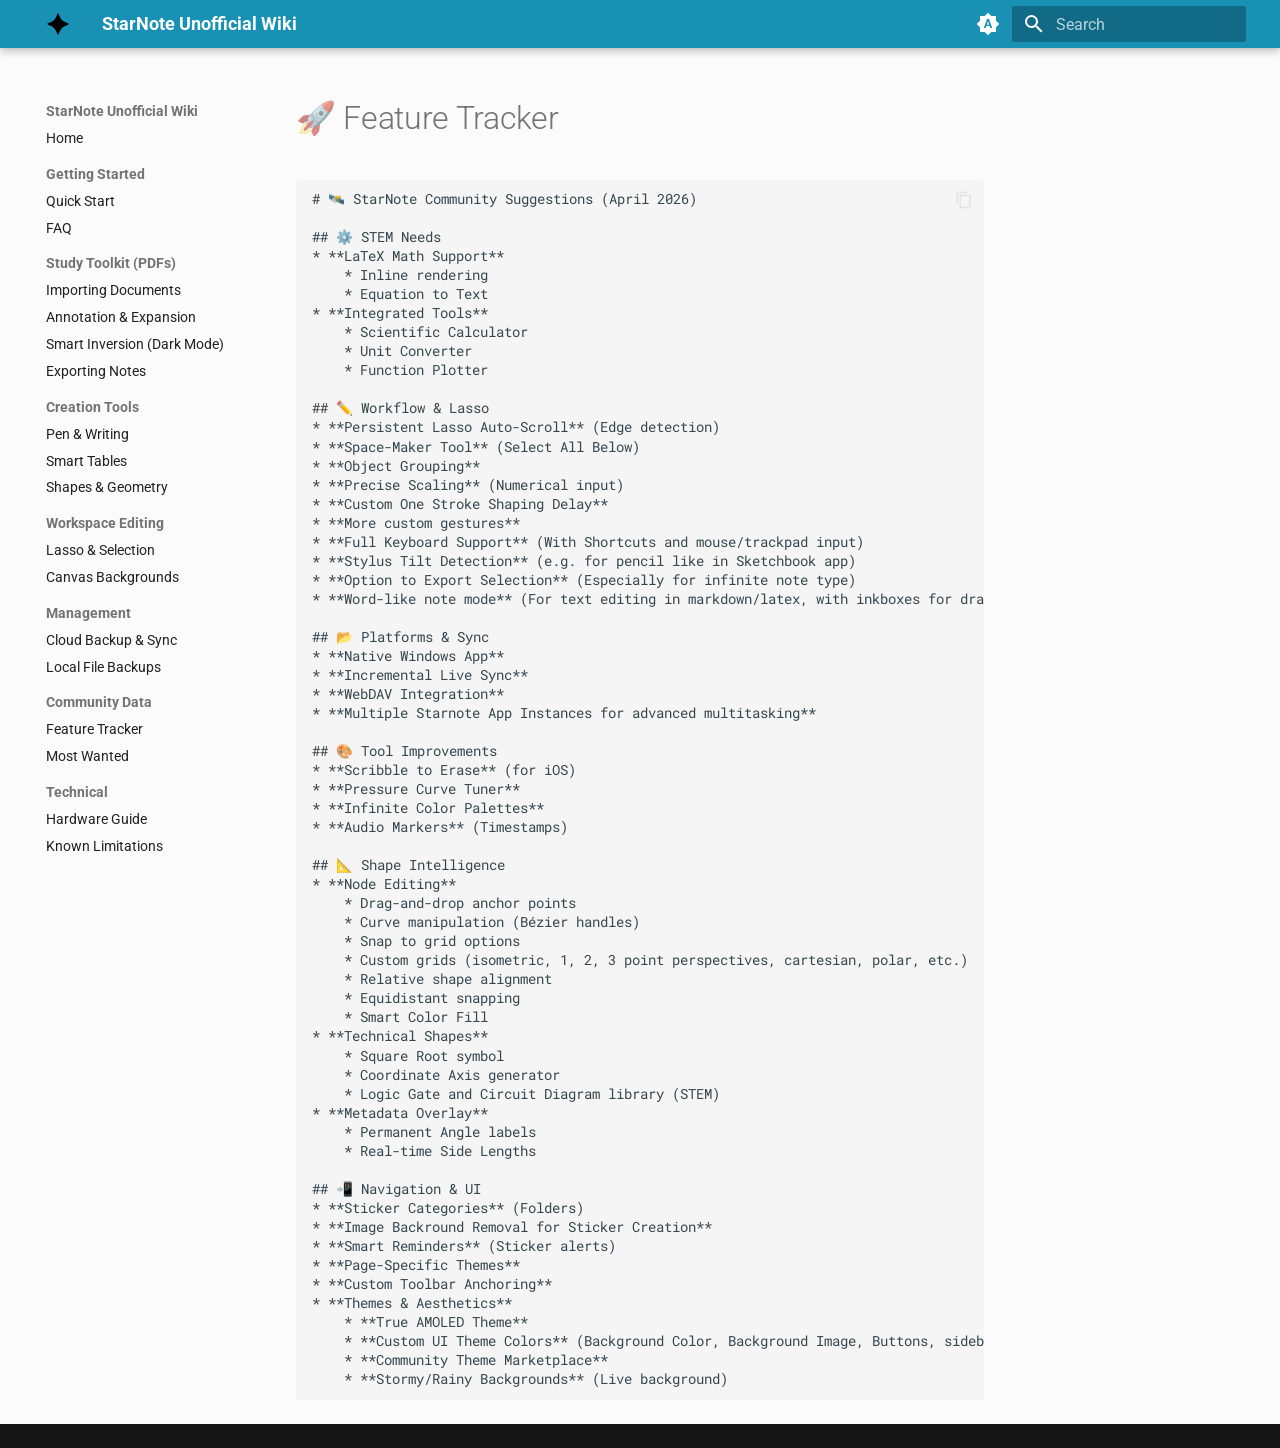
<file: features/index.html>
<!doctype html>
<html lang="en" class="no-js">
  <head>
    
      <meta charset="utf-8">
      <meta name="viewport" content="width=device-width,initial-scale=1">
      
      
      
      
      
      
        
      
      
      <link rel="icon" href="../assets/sparkle-fill-24.svg">
      <meta name="generator" content="mkdocs-1.6.1, mkdocs-material-9.7.6">
    
    
      
        <title>🚀 Feature Tracker - StarNote Unofficial Wiki</title>
      
    
    
      <link rel="stylesheet" href="../assets/stylesheets/main.484c7ddc.min.css">
      
        
        <link rel="stylesheet" href="../assets/stylesheets/palette.ab4e12ef.min.css">
      
      

  
  
  
  
  <style>:root{--md-annotation-icon:url('data:image/svg+xml;charset=utf-8,%3Csvg%20xmlns%3D%22http%3A//www.w3.org/2000/svg%22%20viewBox%3D%220%200%2024%2024%22%3E%3Cpath%20d%3D%22M18.44%205.559q-1.015%201.748-2.028%203.498-.055-.023-.111-.043a12.098%2012.098%200%200%200-8.68.033C7.537%208.897%205.868%206.026%205.6%205.56a1%201%200%200%200-.141-.19%201.104%201.104%200%200%200-1.768%201.298c1.947%203.37-.096-.216%201.948%203.36.017.03-.495.263-1.393%201.017C2.9%2012.176.452%2014.772%200%2018.99h24a11.7%2011.7%200%200%200-.746-3.068%2012.1%2012.1%200%200%200-2.74-4.184%2012%2012%200%200%200-2.131-1.687c.66-1.122%201.312-2.256%201.965-3.385a1.11%201.11%200%200%200-.008-1.12%201.1%201.1%200%200%200-.852-.532c-.522-.054-.939.313-1.049.545m-.04%208.46c.395.593.324%201.331-.156%201.65-.48.32-1.188.1-1.582-.493s-.324-1.33.156-1.65c.473-.316%201.182-.11%201.582.494m-11.193-.492c.48.32.55%201.058.156%201.65-.394.593-1.103.815-1.584.495-.48-.32-.55-1.058-.156-1.65.4-.603%201.109-.811%201.584-.495%22/%3E%3C/svg%3E');}</style>


    
    
      
    
    
      
        
        
        <link rel="preconnect" href="https://fonts.gstatic.com" crossorigin>
        <link rel="stylesheet" href="https://fonts.googleapis.com/css?family=Roboto:300,300i,400,400i,700,700i%7CRoboto+Mono:400,400i,700,700i&display=fallback">
        <style>:root{--md-text-font:"Roboto";--md-code-font:"Roboto Mono"}</style>
      
    
    
      <link rel="stylesheet" href="../stylesheets/extra.css">
    
    <script>__md_scope=new URL("..",location),__md_hash=e=>[...e].reduce(((e,_)=>(e<<5)-e+_.charCodeAt(0)),0),__md_get=(e,_=localStorage,t=__md_scope)=>JSON.parse(_.getItem(t.pathname+"."+e)),__md_set=(e,_,t=localStorage,a=__md_scope)=>{try{t.setItem(a.pathname+"."+e,JSON.stringify(_))}catch(e){}}</script>
    
      

    
    
  </head>
  
  
    
    
      
    
    
    
    
    <body dir="ltr" data-md-color-scheme="default" data-md-color-primary="indigo" data-md-color-accent="indigo">
  
    
    <input class="md-toggle" data-md-toggle="drawer" type="checkbox" id="__drawer" autocomplete="off">
    <input class="md-toggle" data-md-toggle="search" type="checkbox" id="__search" autocomplete="off">
    <label class="md-overlay" for="__drawer"></label>
    <div data-md-component="skip">
      
        
        <a href="#feature-tracker" class="md-skip">
          Skip to content
        </a>
      
    </div>
    <div data-md-component="announce">
      
    </div>
    
    
      

  

<header class="md-header md-header--shadow" data-md-component="header">
  <nav class="md-header__inner md-grid" aria-label="Header">
    <a href=".." title="StarNote Unofficial Wiki" class="md-header__button md-logo" aria-label="StarNote Unofficial Wiki" data-md-component="logo">
      
  <img src="../assets/sparkle-fill-24.svg" alt="logo">

    </a>
    <label class="md-header__button md-icon" for="__drawer">
      
      <svg xmlns="http://www.w3.org/2000/svg" viewBox="0 0 24 24"><path d="M3 6h18v2H3zm0 5h18v2H3zm0 5h18v2H3z"/></svg>
    </label>
    <div class="md-header__title" data-md-component="header-title">
      <div class="md-header__ellipsis">
        <div class="md-header__topic">
          <span class="md-ellipsis">
            StarNote Unofficial Wiki
          </span>
        </div>
        <div class="md-header__topic" data-md-component="header-topic">
          <span class="md-ellipsis">
            
              🚀 Feature Tracker
            
          </span>
        </div>
      </div>
    </div>
    
      
        <form class="md-header__option" data-md-component="palette">
  
    
    
    
    <input class="md-option" data-md-color-media="(prefers-color-scheme)" data-md-color-scheme="default" data-md-color-primary="indigo" data-md-color-accent="indigo"  aria-label="Switch to light mode"  type="radio" name="__palette" id="__palette_0">
    
      <label class="md-header__button md-icon" title="Switch to light mode" for="__palette_1" hidden>
        <svg xmlns="http://www.w3.org/2000/svg" viewBox="0 0 24 24"><path d="m14.3 16-.7-2h-3.2l-.7 2H7.8L11 7h2l3.2 9zM20 8.69V4h-4.69L12 .69 8.69 4H4v4.69L.69 12 4 15.31V20h4.69L12 23.31 15.31 20H20v-4.69L23.31 12zm-9.15 3.96h2.3L12 9z"/></svg>
      </label>
    
  
    
    
    
    <input class="md-option" data-md-color-media="(prefers-color-scheme: light)" data-md-color-scheme="default" data-md-color-primary="indigo" data-md-color-accent="indigo"  aria-label="Switch to dark mode"  type="radio" name="__palette" id="__palette_1">
    
      <label class="md-header__button md-icon" title="Switch to dark mode" for="__palette_2" hidden>
        <svg xmlns="http://www.w3.org/2000/svg" viewBox="0 0 24 24"><path d="M12 7a5 5 0 0 1 5 5 5 5 0 0 1-5 5 5 5 0 0 1-5-5 5 5 0 0 1 5-5m0 2a3 3 0 0 0-3 3 3 3 0 0 0 3 3 3 3 0 0 0 3-3 3 3 0 0 0-3-3m0-7 2.39 3.42C13.65 5.15 12.84 5 12 5s-1.65.15-2.39.42zM3.34 7l4.16-.35A7.2 7.2 0 0 0 5.94 8.5c-.44.74-.69 1.5-.83 2.29zm.02 10 1.76-3.77a7.131 7.131 0 0 0 2.38 4.14zM20.65 7l-1.77 3.79a7.02 7.02 0 0 0-2.38-4.15zm-.01 10-4.14.36c.59-.51 1.12-1.14 1.54-1.86.42-.73.69-1.5.83-2.29zM12 22l-2.41-3.44c.74.27 1.55.44 2.41.44.82 0 1.63-.17 2.37-.44z"/></svg>
      </label>
    
  
    
    
    
    <input class="md-option" data-md-color-media="(prefers-color-scheme: dark)" data-md-color-scheme="slate" data-md-color-primary="indigo" data-md-color-accent="indigo"  aria-label="Switch to pure black"  type="radio" name="__palette" id="__palette_2">
    
      <label class="md-header__button md-icon" title="Switch to pure black" for="__palette_0" hidden>
        <svg xmlns="http://www.w3.org/2000/svg" viewBox="0 0 24 24"><path d="m17.75 4.09-2.53 1.94.91 3.06-2.63-1.81-2.63 1.81.91-3.06-2.53-1.94L12.44 4l1.06-3 1.06 3zm3.5 6.91-1.64 1.25.59 1.98-1.7-1.17-1.7 1.17.59-1.98L15.75 11l2.06-.05L18.5 9l.69 1.95zm-2.28 4.95c.83-.08 1.72 1.1 1.19 1.85-.32.45-.66.87-1.08 1.27C15.17 23 8.84 23 4.94 19.07c-3.91-3.9-3.91-10.24 0-14.14.4-.4.82-.76 1.27-1.08.75-.53 1.93.36 1.85 1.19-.27 2.86.69 5.83 2.89 8.02a9.96 9.96 0 0 0 8.02 2.89m-1.64 2.02a12.08 12.08 0 0 1-7.8-3.47c-2.17-2.19-3.33-5-3.49-7.82-2.81 3.14-2.7 7.96.31 10.98 3.02 3.01 7.84 3.12 10.98.31"/></svg>
      </label>
    
  
</form>
      
    
    
      <script>var palette=__md_get("__palette");if(palette&&palette.color){if("(prefers-color-scheme)"===palette.color.media){var media=matchMedia("(prefers-color-scheme: light)"),input=document.querySelector(media.matches?"[data-md-color-media='(prefers-color-scheme: light)']":"[data-md-color-media='(prefers-color-scheme: dark)']");palette.color.media=input.getAttribute("data-md-color-media"),palette.color.scheme=input.getAttribute("data-md-color-scheme"),palette.color.primary=input.getAttribute("data-md-color-primary"),palette.color.accent=input.getAttribute("data-md-color-accent")}for(var[key,value]of Object.entries(palette.color))document.body.setAttribute("data-md-color-"+key,value)}</script>
    
    
    
      
      
        <label class="md-header__button md-icon" for="__search">
          
          <svg xmlns="http://www.w3.org/2000/svg" viewBox="0 0 24 24"><path d="M9.5 3A6.5 6.5 0 0 1 16 9.5c0 1.61-.59 3.09-1.56 4.23l.27.27h.79l5 5-1.5 1.5-5-5v-.79l-.27-.27A6.52 6.52 0 0 1 9.5 16 6.5 6.5 0 0 1 3 9.5 6.5 6.5 0 0 1 9.5 3m0 2C7 5 5 7 5 9.5S7 14 9.5 14 14 12 14 9.5 12 5 9.5 5"/></svg>
        </label>
        <div class="md-search" data-md-component="search" role="dialog">
  <label class="md-search__overlay" for="__search"></label>
  <div class="md-search__inner" role="search">
    <form class="md-search__form" name="search">
      <input type="text" class="md-search__input" name="query" aria-label="Search" placeholder="Search" autocapitalize="off" autocorrect="off" autocomplete="off" spellcheck="false" data-md-component="search-query" required>
      <label class="md-search__icon md-icon" for="__search">
        
        <svg xmlns="http://www.w3.org/2000/svg" viewBox="0 0 24 24"><path d="M9.5 3A6.5 6.5 0 0 1 16 9.5c0 1.61-.59 3.09-1.56 4.23l.27.27h.79l5 5-1.5 1.5-5-5v-.79l-.27-.27A6.52 6.52 0 0 1 9.5 16 6.5 6.5 0 0 1 3 9.5 6.5 6.5 0 0 1 9.5 3m0 2C7 5 5 7 5 9.5S7 14 9.5 14 14 12 14 9.5 12 5 9.5 5"/></svg>
        
        <svg xmlns="http://www.w3.org/2000/svg" viewBox="0 0 24 24"><path d="M20 11v2H8l5.5 5.5-1.42 1.42L4.16 12l7.92-7.92L13.5 5.5 8 11z"/></svg>
      </label>
      <nav class="md-search__options" aria-label="Search">
        
          <a href="javascript:void(0)" class="md-search__icon md-icon" title="Share" aria-label="Share" data-clipboard data-clipboard-text="" data-md-component="search-share" tabindex="-1">
            
            <svg xmlns="http://www.w3.org/2000/svg" viewBox="0 0 24 24"><path d="M18 16.08c-.76 0-1.44.3-1.96.77L8.91 12.7c.05-.23.09-.46.09-.7s-.04-.47-.09-.7l7.05-4.11c.54.5 1.25.81 2.04.81a3 3 0 0 0 3-3 3 3 0 0 0-3-3 3 3 0 0 0-3 3c0 .24.04.47.09.7L8.04 9.81C7.5 9.31 6.79 9 6 9a3 3 0 0 0-3 3 3 3 0 0 0 3 3c.79 0 1.5-.31 2.04-.81l7.12 4.15c-.05.21-.08.43-.08.66 0 1.61 1.31 2.91 2.92 2.91s2.92-1.3 2.92-2.91A2.92 2.92 0 0 0 18 16.08"/></svg>
          </a>
        
        <button type="reset" class="md-search__icon md-icon" title="Clear" aria-label="Clear" tabindex="-1">
          
          <svg xmlns="http://www.w3.org/2000/svg" viewBox="0 0 24 24"><path d="M19 6.41 17.59 5 12 10.59 6.41 5 5 6.41 10.59 12 5 17.59 6.41 19 12 13.41 17.59 19 19 17.59 13.41 12z"/></svg>
        </button>
      </nav>
      
    </form>
    <div class="md-search__output">
      <div class="md-search__scrollwrap" tabindex="0" data-md-scrollfix>
        <div class="md-search-result" data-md-component="search-result">
          <div class="md-search-result__meta">
            Initializing search
          </div>
          <ol class="md-search-result__list" role="presentation"></ol>
        </div>
      </div>
    </div>
  </div>
</div>
      
    
    
  </nav>
  
</header>
    
    <div class="md-container" data-md-component="container">
      
      
        
          
        
      
      <main class="md-main" data-md-component="main">
        <div class="md-main__inner md-grid">
          
            
              
              <div class="md-sidebar md-sidebar--primary" data-md-component="sidebar" data-md-type="navigation" >
                <div class="md-sidebar__scrollwrap">
                  <div class="md-sidebar__inner">
                    



<nav class="md-nav md-nav--primary" aria-label="Navigation" data-md-level="0">
  <label class="md-nav__title" for="__drawer">
    <a href=".." title="StarNote Unofficial Wiki" class="md-nav__button md-logo" aria-label="StarNote Unofficial Wiki" data-md-component="logo">
      
  <img src="../assets/sparkle-fill-24.svg" alt="logo">

    </a>
    StarNote Unofficial Wiki
  </label>
  
  <ul class="md-nav__list" data-md-scrollfix>
    
      
      
  
  
  
  
    <li class="md-nav__item">
      <a href=".." class="md-nav__link">
        
  
  
  <span class="md-ellipsis">
    
  
    Home
  

    
  </span>
  
  

      </a>
    </li>
  

    
      
      
  
  
  
  
    
    
    
    
      
        
        
      
    
    
    <li class="md-nav__item md-nav__item--section md-nav__item--nested">
      
        
        
        <input class="md-nav__toggle md-toggle " type="checkbox" id="__nav_2" >
        
          
          <label class="md-nav__link" for="__nav_2" id="__nav_2_label" tabindex="">
            
  
  
  <span class="md-ellipsis">
    
  
    Getting Started
  

    
  </span>
  
  

            <span class="md-nav__icon md-icon"></span>
          </label>
        
        <nav class="md-nav" data-md-level="1" aria-labelledby="__nav_2_label" aria-expanded="false">
          <label class="md-nav__title" for="__nav_2">
            <span class="md-nav__icon md-icon"></span>
            
  
    Getting Started
  

          </label>
          <ul class="md-nav__list" data-md-scrollfix>
            
              
                
  
  
  
  
    <li class="md-nav__item">
      <a href="../setup/" class="md-nav__link">
        
  
  
  <span class="md-ellipsis">
    
  
    Quick Start
  

    
  </span>
  
  

      </a>
    </li>
  

              
            
              
                
  
  
  
  
    <li class="md-nav__item">
      <a href="../faq/" class="md-nav__link">
        
  
  
  <span class="md-ellipsis">
    
  
    FAQ
  

    
  </span>
  
  

      </a>
    </li>
  

              
            
          </ul>
        </nav>
      
    </li>
  

    
      
      
  
  
  
  
    
    
    
    
      
        
        
      
    
    
    <li class="md-nav__item md-nav__item--section md-nav__item--nested">
      
        
        
        <input class="md-nav__toggle md-toggle " type="checkbox" id="__nav_3" >
        
          
          <label class="md-nav__link" for="__nav_3" id="__nav_3_label" tabindex="">
            
  
  
  <span class="md-ellipsis">
    
  
    Study Toolkit (PDFs)
  

    
  </span>
  
  

            <span class="md-nav__icon md-icon"></span>
          </label>
        
        <nav class="md-nav" data-md-level="1" aria-labelledby="__nav_3_label" aria-expanded="false">
          <label class="md-nav__title" for="__nav_3">
            <span class="md-nav__icon md-icon"></span>
            
  
    Study Toolkit (PDFs)
  

          </label>
          <ul class="md-nav__list" data-md-scrollfix>
            
              
                
  
  
  
  
    <li class="md-nav__item">
      <a href="../pdf_import.md" class="md-nav__link">
        
  
  
  <span class="md-ellipsis">
    
  
    Importing Documents
  

    
  </span>
  
  

      </a>
    </li>
  

              
            
              
                
  
  
  
  
    <li class="md-nav__item">
      <a href="../pdf_tools.md" class="md-nav__link">
        
  
  
  <span class="md-ellipsis">
    
  
    Annotation & Expansion
  

    
  </span>
  
  

      </a>
    </li>
  

              
            
              
                
  
  
  
  
    <li class="md-nav__item">
      <a href="../dark_mode.md" class="md-nav__link">
        
  
  
  <span class="md-ellipsis">
    
  
    Smart Inversion (Dark Mode)
  

    
  </span>
  
  

      </a>
    </li>
  

              
            
              
                
  
  
  
  
    <li class="md-nav__item">
      <a href="../pdf_export.md" class="md-nav__link">
        
  
  
  <span class="md-ellipsis">
    
  
    Exporting Notes
  

    
  </span>
  
  

      </a>
    </li>
  

              
            
          </ul>
        </nav>
      
    </li>
  

    
      
      
  
  
  
  
    
    
    
    
      
        
        
      
    
    
    <li class="md-nav__item md-nav__item--section md-nav__item--nested">
      
        
        
        <input class="md-nav__toggle md-toggle " type="checkbox" id="__nav_4" >
        
          
          <label class="md-nav__link" for="__nav_4" id="__nav_4_label" tabindex="">
            
  
  
  <span class="md-ellipsis">
    
  
    Creation Tools
  

    
  </span>
  
  

            <span class="md-nav__icon md-icon"></span>
          </label>
        
        <nav class="md-nav" data-md-level="1" aria-labelledby="__nav_4_label" aria-expanded="false">
          <label class="md-nav__title" for="__nav_4">
            <span class="md-nav__icon md-icon"></span>
            
  
    Creation Tools
  

          </label>
          <ul class="md-nav__list" data-md-scrollfix>
            
              
                
  
  
  
  
    <li class="md-nav__item">
      <a href="../pens/" class="md-nav__link">
        
  
  
  <span class="md-ellipsis">
    
  
    Pen & Writing
  

    
  </span>
  
  

      </a>
    </li>
  

              
            
              
                
  
  
  
  
    <li class="md-nav__item">
      <a href="../tables.md" class="md-nav__link">
        
  
  
  <span class="md-ellipsis">
    
  
    Smart Tables
  

    
  </span>
  
  

      </a>
    </li>
  

              
            
              
                
  
  
  
  
    <li class="md-nav__item">
      <a href="../shapes.md" class="md-nav__link">
        
  
  
  <span class="md-ellipsis">
    
  
    Shapes & Geometry
  

    
  </span>
  
  

      </a>
    </li>
  

              
            
          </ul>
        </nav>
      
    </li>
  

    
      
      
  
  
  
  
    
    
    
    
      
        
        
      
    
    
    <li class="md-nav__item md-nav__item--section md-nav__item--nested">
      
        
        
        <input class="md-nav__toggle md-toggle " type="checkbox" id="__nav_5" >
        
          
          <label class="md-nav__link" for="__nav_5" id="__nav_5_label" tabindex="">
            
  
  
  <span class="md-ellipsis">
    
  
    Workspace Editing
  

    
  </span>
  
  

            <span class="md-nav__icon md-icon"></span>
          </label>
        
        <nav class="md-nav" data-md-level="1" aria-labelledby="__nav_5_label" aria-expanded="false">
          <label class="md-nav__title" for="__nav_5">
            <span class="md-nav__icon md-icon"></span>
            
  
    Workspace Editing
  

          </label>
          <ul class="md-nav__list" data-md-scrollfix>
            
              
                
  
  
  
  
    <li class="md-nav__item">
      <a href="../lasso.md" class="md-nav__link">
        
  
  
  <span class="md-ellipsis">
    
  
    Lasso & Selection
  

    
  </span>
  
  

      </a>
    </li>
  

              
            
              
                
  
  
  
  
    <li class="md-nav__item">
      <a href="../templates.md" class="md-nav__link">
        
  
  
  <span class="md-ellipsis">
    
  
    Canvas Backgrounds
  

    
  </span>
  
  

      </a>
    </li>
  

              
            
          </ul>
        </nav>
      
    </li>
  

    
      
      
  
  
  
  
    
    
    
    
      
        
        
      
    
    
    <li class="md-nav__item md-nav__item--section md-nav__item--nested">
      
        
        
        <input class="md-nav__toggle md-toggle " type="checkbox" id="__nav_6" >
        
          
          <label class="md-nav__link" for="__nav_6" id="__nav_6_label" tabindex="">
            
  
  
  <span class="md-ellipsis">
    
  
    Management
  

    
  </span>
  
  

            <span class="md-nav__icon md-icon"></span>
          </label>
        
        <nav class="md-nav" data-md-level="1" aria-labelledby="__nav_6_label" aria-expanded="false">
          <label class="md-nav__title" for="__nav_6">
            <span class="md-nav__icon md-icon"></span>
            
  
    Management
  

          </label>
          <ul class="md-nav__list" data-md-scrollfix>
            
              
                
  
  
  
  
    <li class="md-nav__item">
      <a href="../sync/" class="md-nav__link">
        
  
  
  <span class="md-ellipsis">
    
  
    Cloud Backup & Sync
  

    
  </span>
  
  

      </a>
    </li>
  

              
            
              
                
  
  
  
  
    <li class="md-nav__item">
      <a href="../backups/" class="md-nav__link">
        
  
  
  <span class="md-ellipsis">
    
  
    Local File Backups
  

    
  </span>
  
  

      </a>
    </li>
  

              
            
          </ul>
        </nav>
      
    </li>
  

    
      
      
  
  
  
  
    
    
    
    
      
        
        
      
    
    
    <li class="md-nav__item md-nav__item--section md-nav__item--nested">
      
        
        
        <input class="md-nav__toggle md-toggle " type="checkbox" id="__nav_7" >
        
          
          <label class="md-nav__link" for="__nav_7" id="__nav_7_label" tabindex="">
            
  
  
  <span class="md-ellipsis">
    
  
    Community Data
  

    
  </span>
  
  

            <span class="md-nav__icon md-icon"></span>
          </label>
        
        <nav class="md-nav" data-md-level="1" aria-labelledby="__nav_7_label" aria-expanded="false">
          <label class="md-nav__title" for="__nav_7">
            <span class="md-nav__icon md-icon"></span>
            
  
    Community Data
  

          </label>
          <ul class="md-nav__list" data-md-scrollfix>
            
              
                
  
  
  
  
    <li class="md-nav__item">
      <a href="../roadmap.md" class="md-nav__link">
        
  
  
  <span class="md-ellipsis">
    
  
    Feature Tracker
  

    
  </span>
  
  

      </a>
    </li>
  

              
            
              
                
  
  
  
  
    <li class="md-nav__item">
      <a href="../most_wanted/" class="md-nav__link">
        
  
  
  <span class="md-ellipsis">
    
  
    Most Wanted
  

    
  </span>
  
  

      </a>
    </li>
  

              
            
          </ul>
        </nav>
      
    </li>
  

    
      
      
  
  
  
  
    
    
    
    
      
        
        
      
    
    
    <li class="md-nav__item md-nav__item--section md-nav__item--nested">
      
        
        
        <input class="md-nav__toggle md-toggle " type="checkbox" id="__nav_8" >
        
          
          <label class="md-nav__link" for="__nav_8" id="__nav_8_label" tabindex="">
            
  
  
  <span class="md-ellipsis">
    
  
    Technical
  

    
  </span>
  
  

            <span class="md-nav__icon md-icon"></span>
          </label>
        
        <nav class="md-nav" data-md-level="1" aria-labelledby="__nav_8_label" aria-expanded="false">
          <label class="md-nav__title" for="__nav_8">
            <span class="md-nav__icon md-icon"></span>
            
  
    Technical
  

          </label>
          <ul class="md-nav__list" data-md-scrollfix>
            
              
                
  
  
  
  
    <li class="md-nav__item">
      <a href="../hardware.md" class="md-nav__link">
        
  
  
  <span class="md-ellipsis">
    
  
    Hardware Guide
  

    
  </span>
  
  

      </a>
    </li>
  

              
            
              
                
  
  
  
  
    <li class="md-nav__item">
      <a href="../limitations.md" class="md-nav__link">
        
  
  
  <span class="md-ellipsis">
    
  
    Known Limitations
  

    
  </span>
  
  

      </a>
    </li>
  

              
            
          </ul>
        </nav>
      
    </li>
  

    
  </ul>
</nav>
                  </div>
                </div>
              </div>
            
            
              
              <div class="md-sidebar md-sidebar--secondary" data-md-component="sidebar" data-md-type="toc" >
                <div class="md-sidebar__scrollwrap">
                  <div class="md-sidebar__inner">
                    

<nav class="md-nav md-nav--secondary" aria-label="Table of contents">
  
  
  
    
  
  
</nav>
                  </div>
                </div>
              </div>
            
          
          
            <div class="md-content" data-md-component="content">
              
                



  


              
              <article class="md-content__inner md-typeset">
                
                  



<h1 id="feature-tracker">🚀 Feature Tracker</h1>
<div class="highlight"><pre><span></span><code># 🛰️ StarNote Community Suggestions (April 2026)

## ⚙️ STEM Needs
* **LaTeX Math Support**
    * Inline rendering
    * Equation to Text
* **Integrated Tools**
    * Scientific Calculator
    * Unit Converter
    * Function Plotter

## ✏️ Workflow &amp; Lasso
* **Persistent Lasso Auto-Scroll** (Edge detection)
* **Space-Maker Tool** (Select All Below)
* **Object Grouping**
* **Precise Scaling** (Numerical input)
* **Custom One Stroke Shaping Delay**
* **More custom gestures**
* **Full Keyboard Support** (With Shortcuts and mouse/trackpad input)
* **Stylus Tilt Detection** (e.g. for pencil like in Sketchbook app)
* **Option to Export Selection** (Especially for infinite note type)
* **Word-like note mode** (For text editing in markdown/latex, with inkboxes for drawing)

## 📂 Platforms &amp; Sync
* **Native Windows App**
* **Incremental Live Sync**
* **WebDAV Integration**
* **Multiple Starnote App Instances for advanced multitasking**

## 🎨 Tool Improvements
* **Scribble to Erase** (for iOS)
* **Pressure Curve Tuner**
* **Infinite Color Palettes**
* **Audio Markers** (Timestamps)

## 📐 Shape Intelligence
* **Node Editing**
    * Drag-and-drop anchor points
    * Curve manipulation (Bézier handles)
    * Snap to grid options
    * Custom grids (isometric, 1, 2, 3 point perspectives, cartesian, polar, etc.)
    * Relative shape alignment
    * Equidistant snapping
    * Smart Color Fill
* **Technical Shapes**
    * Square Root symbol
    * Coordinate Axis generator
    * Logic Gate and Circuit Diagram library (STEM)
* **Metadata Overlay**
    * Permanent Angle labels
    * Real-time Side Lengths

## 📲 Navigation &amp; UI
* **Sticker Categories** (Folders)
* **Image Backround Removal for Sticker Creation**
* **Smart Reminders** (Sticker alerts)
* **Page-Specific Themes**
* **Custom Toolbar Anchoring**
* **Themes &amp; Aesthetics**
    * **True AMOLED Theme**
    * **Custom UI Theme Colors** (Background Color, Background Image, Buttons, sidebars, etc.)
    * **Community Theme Marketplace**
    * **Stormy/Rainy Backgrounds** (Live background)
</code></pre></div>







  
  






                
              </article>
            </div>
          
          
<script>var target=document.getElementById(location.hash.slice(1));target&&target.name&&(target.checked=target.name.startsWith("__tabbed_"))</script>
        </div>
        
          <button type="button" class="md-top md-icon" data-md-component="top" hidden>
  
  <svg xmlns="http://www.w3.org/2000/svg" viewBox="0 0 24 24"><path d="M13 20h-2V8l-5.5 5.5-1.42-1.42L12 4.16l7.92 7.92-1.42 1.42L13 8z"/></svg>
  Back to top
</button>
        
      </main>
      
        <footer class="md-footer">
  
  <div class="md-footer-meta md-typeset">
    <div class="md-footer-meta__inner md-grid">
      <div class="md-copyright">
  
  
</div>
      
    </div>
  </div>
</footer>
      
    </div>
    <div class="md-dialog" data-md-component="dialog">
      <div class="md-dialog__inner md-typeset"></div>
    </div>
    
    
    
      
      
      <script id="__config" type="application/json">{"annotate": null, "base": "..", "features": ["navigation.path", "navigation.sections", "navigation.top", "search.highlight", "search.share", "content.code.copy", "content.tooltips", "navigation.instant", "navigation.preview"], "search": "../assets/javascripts/workers/search.2c215733.min.js", "tags": null, "translations": {"clipboard.copied": "Copied to clipboard", "clipboard.copy": "Copy to clipboard", "search.result.more.one": "1 more on this page", "search.result.more.other": "# more on this page", "search.result.none": "No matching documents", "search.result.one": "1 matching document", "search.result.other": "# matching documents", "search.result.placeholder": "Type to start searching", "search.result.term.missing": "Missing", "select.version": "Select version"}, "version": null}</script>
    
    
      <script src="../assets/javascripts/bundle.79ae519e.min.js"></script>
      
        <script src="../javascripts/markmap-force-dark.js"></script>
      
    
  </body>
</html>
</file>
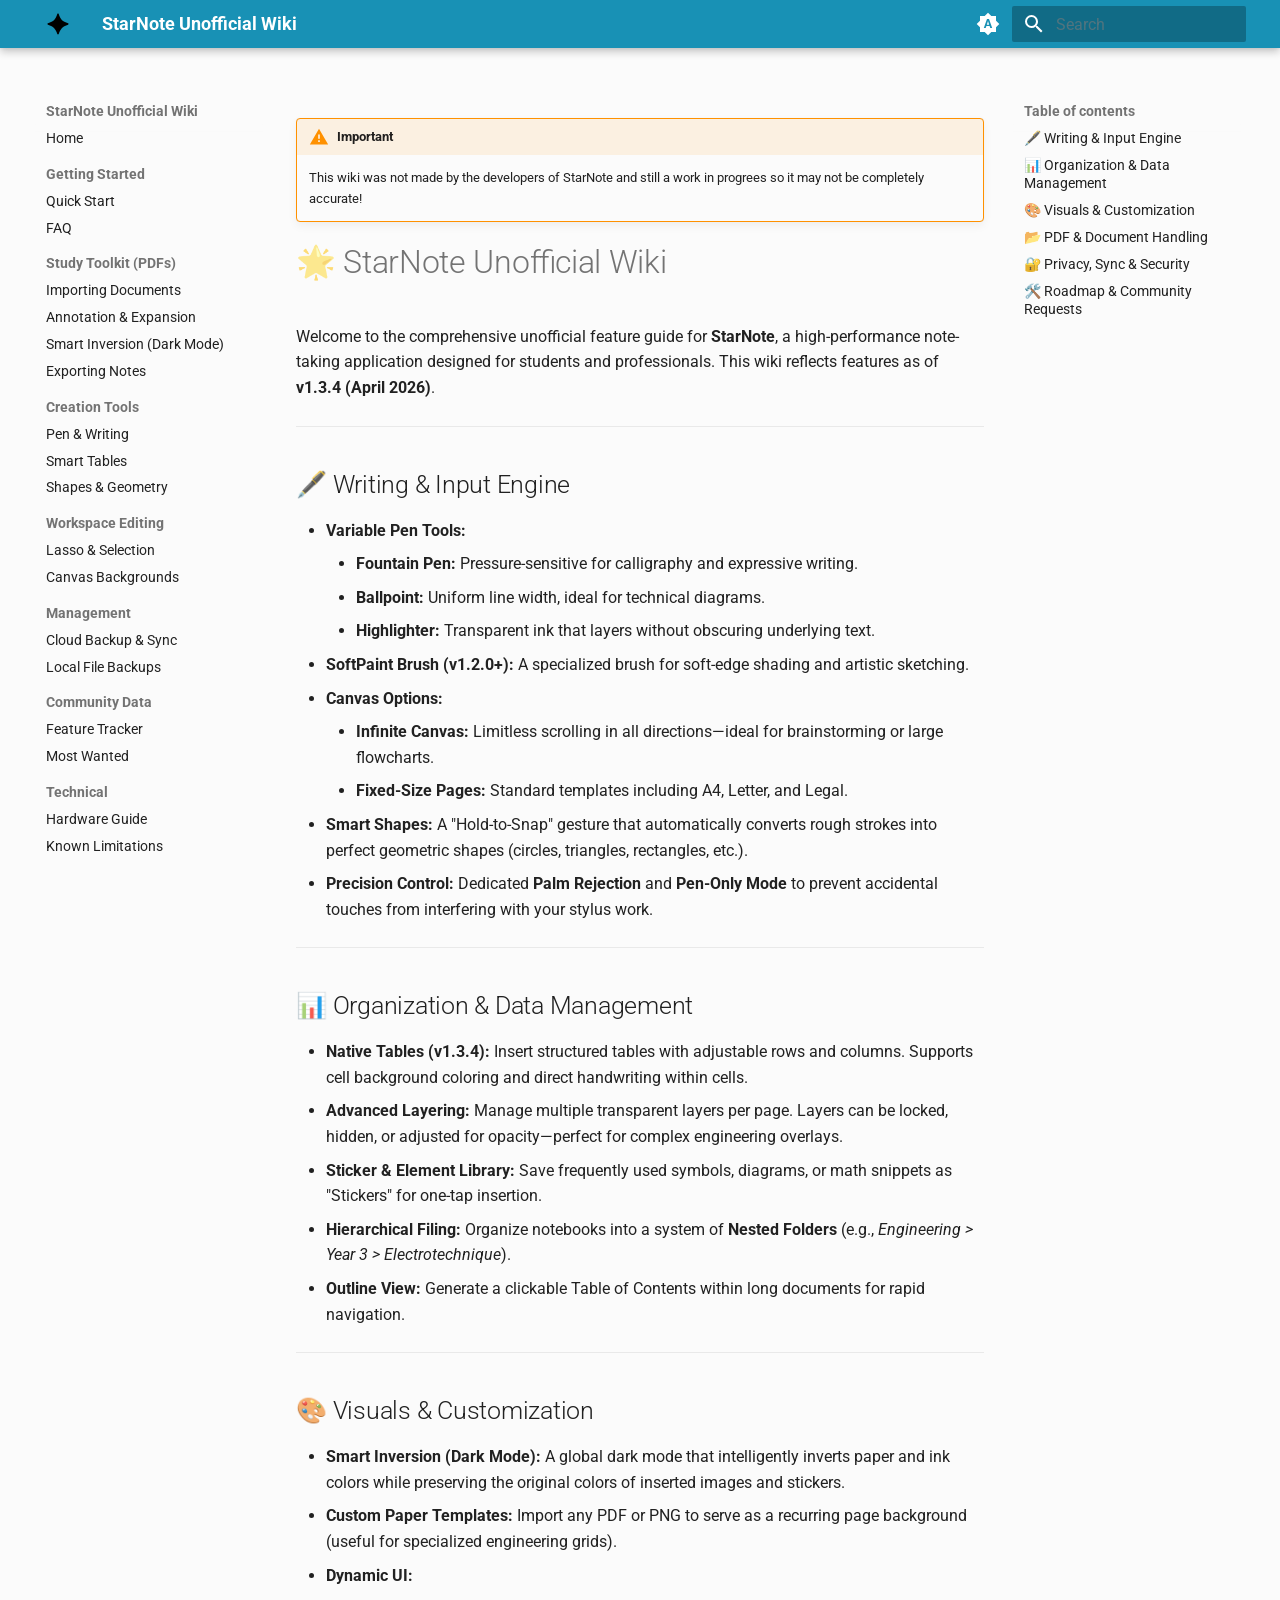
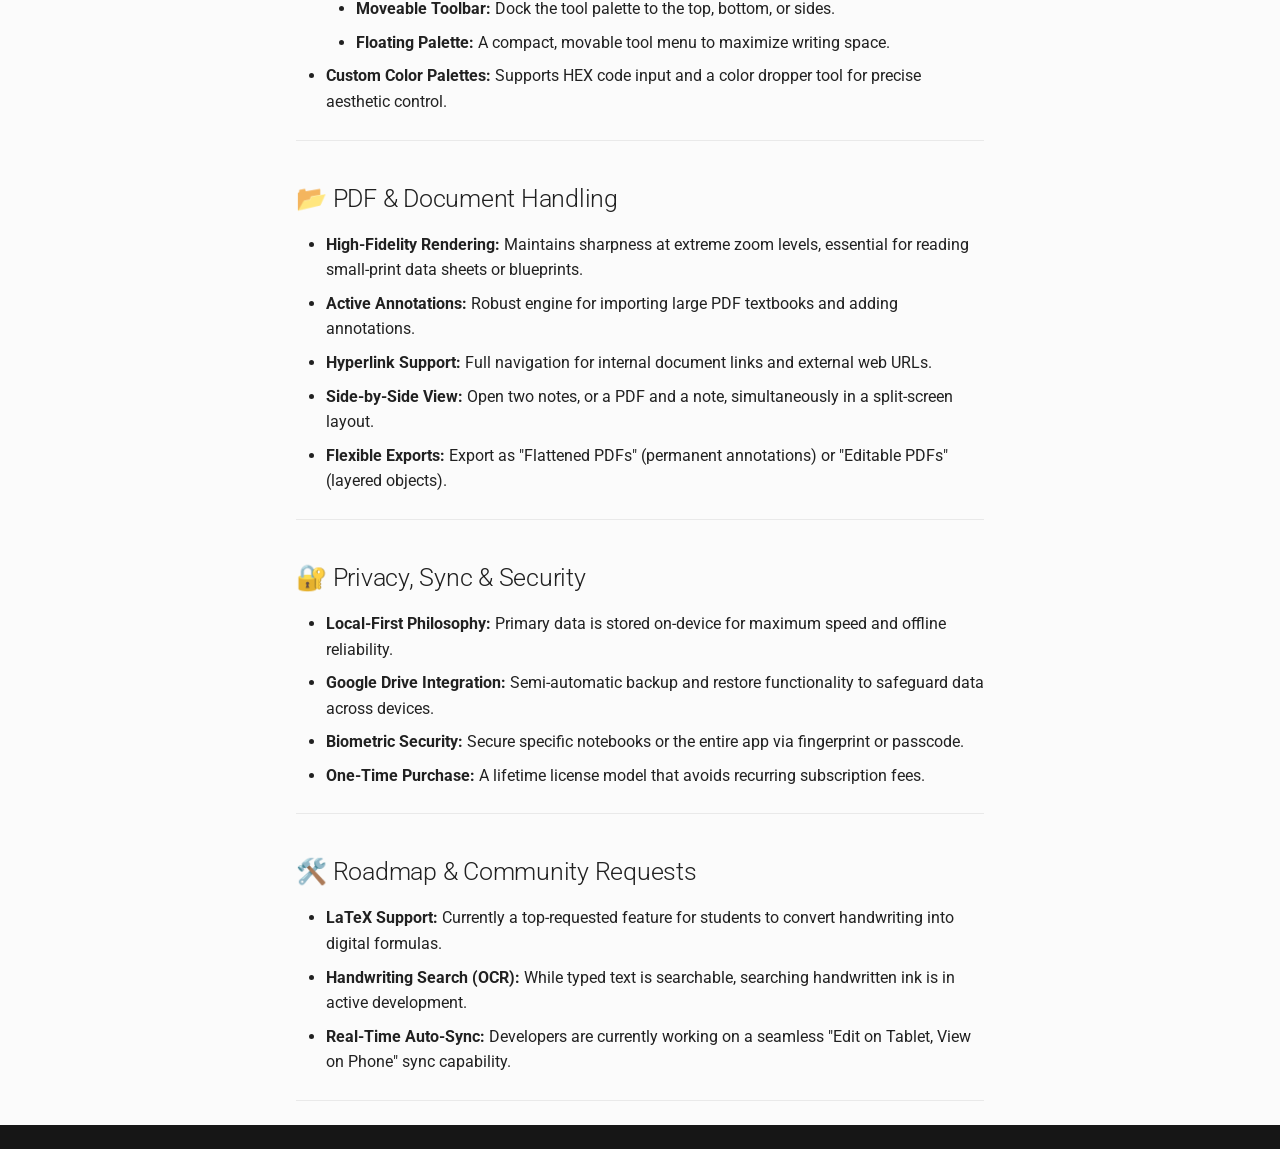
<file: index_old/index.html>
<!doctype html>
<html lang="en" class="no-js">
  <head>
    
      <meta charset="utf-8">
      <meta name="viewport" content="width=device-width,initial-scale=1">
      
      
      
      
      
      
        
      
      
      <link rel="icon" href="../assets/sparkle-fill-24.svg">
      <meta name="generator" content="mkdocs-1.6.1, mkdocs-material-9.7.6">
    
    
      
        <title>Index old - StarNote Unofficial Wiki</title>
      
    
    
      <link rel="stylesheet" href="../assets/stylesheets/main.484c7ddc.min.css">
      
        
        <link rel="stylesheet" href="../assets/stylesheets/palette.ab4e12ef.min.css">
      
      

  
  
  
  
  <style>:root{--md-annotation-icon:url('data:image/svg+xml;charset=utf-8,%3Csvg%20xmlns%3D%22http%3A//www.w3.org/2000/svg%22%20viewBox%3D%220%200%2024%2024%22%3E%3Cpath%20d%3D%22M18.44%205.559q-1.015%201.748-2.028%203.498-.055-.023-.111-.043a12.098%2012.098%200%200%200-8.68.033C7.537%208.897%205.868%206.026%205.6%205.56a1%201%200%200%200-.141-.19%201.104%201.104%200%200%200-1.768%201.298c1.947%203.37-.096-.216%201.948%203.36.017.03-.495.263-1.393%201.017C2.9%2012.176.452%2014.772%200%2018.99h24a11.7%2011.7%200%200%200-.746-3.068%2012.1%2012.1%200%200%200-2.74-4.184%2012%2012%200%200%200-2.131-1.687c.66-1.122%201.312-2.256%201.965-3.385a1.11%201.11%200%200%200-.008-1.12%201.1%201.1%200%200%200-.852-.532c-.522-.054-.939.313-1.049.545m-.04%208.46c.395.593.324%201.331-.156%201.65-.48.32-1.188.1-1.582-.493s-.324-1.33.156-1.65c.473-.316%201.182-.11%201.582.494m-11.193-.492c.48.32.55%201.058.156%201.65-.394.593-1.103.815-1.584.495-.48-.32-.55-1.058-.156-1.65.4-.603%201.109-.811%201.584-.495%22/%3E%3C/svg%3E');}</style>


    
    
      
    
    
      
        
        
        <link rel="preconnect" href="https://fonts.gstatic.com" crossorigin>
        <link rel="stylesheet" href="https://fonts.googleapis.com/css?family=Roboto:300,300i,400,400i,700,700i%7CRoboto+Mono:400,400i,700,700i&display=fallback">
        <style>:root{--md-text-font:"Roboto";--md-code-font:"Roboto Mono"}</style>
      
    
    
      <link rel="stylesheet" href="../stylesheets/extra.css">
    
    <script>__md_scope=new URL("..",location),__md_hash=e=>[...e].reduce(((e,_)=>(e<<5)-e+_.charCodeAt(0)),0),__md_get=(e,_=localStorage,t=__md_scope)=>JSON.parse(_.getItem(t.pathname+"."+e)),__md_set=(e,_,t=localStorage,a=__md_scope)=>{try{t.setItem(a.pathname+"."+e,JSON.stringify(_))}catch(e){}}</script>
    
      

    
    
  </head>
  
  
    
    
      
    
    
    
    
    <body dir="ltr" data-md-color-scheme="default" data-md-color-primary="indigo" data-md-color-accent="indigo">
  
    
    <input class="md-toggle" data-md-toggle="drawer" type="checkbox" id="__drawer" autocomplete="off">
    <input class="md-toggle" data-md-toggle="search" type="checkbox" id="__search" autocomplete="off">
    <label class="md-overlay" for="__drawer"></label>
    <div data-md-component="skip">
      
        
        <a href="#starnote-unofficial-wiki" class="md-skip">
          Skip to content
        </a>
      
    </div>
    <div data-md-component="announce">
      
    </div>
    
    
      

  

<header class="md-header md-header--shadow" data-md-component="header">
  <nav class="md-header__inner md-grid" aria-label="Header">
    <a href=".." title="StarNote Unofficial Wiki" class="md-header__button md-logo" aria-label="StarNote Unofficial Wiki" data-md-component="logo">
      
  <img src="../assets/sparkle-fill-24.svg" alt="logo">

    </a>
    <label class="md-header__button md-icon" for="__drawer">
      
      <svg xmlns="http://www.w3.org/2000/svg" viewBox="0 0 24 24"><path d="M3 6h18v2H3zm0 5h18v2H3zm0 5h18v2H3z"/></svg>
    </label>
    <div class="md-header__title" data-md-component="header-title">
      <div class="md-header__ellipsis">
        <div class="md-header__topic">
          <span class="md-ellipsis">
            StarNote Unofficial Wiki
          </span>
        </div>
        <div class="md-header__topic" data-md-component="header-topic">
          <span class="md-ellipsis">
            
              Index old
            
          </span>
        </div>
      </div>
    </div>
    
      
        <form class="md-header__option" data-md-component="palette">
  
    
    
    
    <input class="md-option" data-md-color-media="(prefers-color-scheme)" data-md-color-scheme="default" data-md-color-primary="indigo" data-md-color-accent="indigo"  aria-label="Switch to light mode"  type="radio" name="__palette" id="__palette_0">
    
      <label class="md-header__button md-icon" title="Switch to light mode" for="__palette_1" hidden>
        <svg xmlns="http://www.w3.org/2000/svg" viewBox="0 0 24 24"><path d="m14.3 16-.7-2h-3.2l-.7 2H7.8L11 7h2l3.2 9zM20 8.69V4h-4.69L12 .69 8.69 4H4v4.69L.69 12 4 15.31V20h4.69L12 23.31 15.31 20H20v-4.69L23.31 12zm-9.15 3.96h2.3L12 9z"/></svg>
      </label>
    
  
    
    
    
    <input class="md-option" data-md-color-media="(prefers-color-scheme: light)" data-md-color-scheme="default" data-md-color-primary="indigo" data-md-color-accent="indigo"  aria-label="Switch to dark mode"  type="radio" name="__palette" id="__palette_1">
    
      <label class="md-header__button md-icon" title="Switch to dark mode" for="__palette_2" hidden>
        <svg xmlns="http://www.w3.org/2000/svg" viewBox="0 0 24 24"><path d="M12 7a5 5 0 0 1 5 5 5 5 0 0 1-5 5 5 5 0 0 1-5-5 5 5 0 0 1 5-5m0 2a3 3 0 0 0-3 3 3 3 0 0 0 3 3 3 3 0 0 0 3-3 3 3 0 0 0-3-3m0-7 2.39 3.42C13.65 5.15 12.84 5 12 5s-1.65.15-2.39.42zM3.34 7l4.16-.35A7.2 7.2 0 0 0 5.94 8.5c-.44.74-.69 1.5-.83 2.29zm.02 10 1.76-3.77a7.131 7.131 0 0 0 2.38 4.14zM20.65 7l-1.77 3.79a7.02 7.02 0 0 0-2.38-4.15zm-.01 10-4.14.36c.59-.51 1.12-1.14 1.54-1.86.42-.73.69-1.5.83-2.29zM12 22l-2.41-3.44c.74.27 1.55.44 2.41.44.82 0 1.63-.17 2.37-.44z"/></svg>
      </label>
    
  
    
    
    
    <input class="md-option" data-md-color-media="(prefers-color-scheme: dark)" data-md-color-scheme="slate" data-md-color-primary="indigo" data-md-color-accent="indigo"  aria-label="Switch to pure black"  type="radio" name="__palette" id="__palette_2">
    
      <label class="md-header__button md-icon" title="Switch to pure black" for="__palette_0" hidden>
        <svg xmlns="http://www.w3.org/2000/svg" viewBox="0 0 24 24"><path d="m17.75 4.09-2.53 1.94.91 3.06-2.63-1.81-2.63 1.81.91-3.06-2.53-1.94L12.44 4l1.06-3 1.06 3zm3.5 6.91-1.64 1.25.59 1.98-1.7-1.17-1.7 1.17.59-1.98L15.75 11l2.06-.05L18.5 9l.69 1.95zm-2.28 4.95c.83-.08 1.72 1.1 1.19 1.85-.32.45-.66.87-1.08 1.27C15.17 23 8.84 23 4.94 19.07c-3.91-3.9-3.91-10.24 0-14.14.4-.4.82-.76 1.27-1.08.75-.53 1.93.36 1.85 1.19-.27 2.86.69 5.83 2.89 8.02a9.96 9.96 0 0 0 8.02 2.89m-1.64 2.02a12.08 12.08 0 0 1-7.8-3.47c-2.17-2.19-3.33-5-3.49-7.82-2.81 3.14-2.7 7.96.31 10.98 3.02 3.01 7.84 3.12 10.98.31"/></svg>
      </label>
    
  
</form>
      
    
    
      <script>var palette=__md_get("__palette");if(palette&&palette.color){if("(prefers-color-scheme)"===palette.color.media){var media=matchMedia("(prefers-color-scheme: light)"),input=document.querySelector(media.matches?"[data-md-color-media='(prefers-color-scheme: light)']":"[data-md-color-media='(prefers-color-scheme: dark)']");palette.color.media=input.getAttribute("data-md-color-media"),palette.color.scheme=input.getAttribute("data-md-color-scheme"),palette.color.primary=input.getAttribute("data-md-color-primary"),palette.color.accent=input.getAttribute("data-md-color-accent")}for(var[key,value]of Object.entries(palette.color))document.body.setAttribute("data-md-color-"+key,value)}</script>
    
    
    
      
      
        <label class="md-header__button md-icon" for="__search">
          
          <svg xmlns="http://www.w3.org/2000/svg" viewBox="0 0 24 24"><path d="M9.5 3A6.5 6.5 0 0 1 16 9.5c0 1.61-.59 3.09-1.56 4.23l.27.27h.79l5 5-1.5 1.5-5-5v-.79l-.27-.27A6.52 6.52 0 0 1 9.5 16 6.5 6.5 0 0 1 3 9.5 6.5 6.5 0 0 1 9.5 3m0 2C7 5 5 7 5 9.5S7 14 9.5 14 14 12 14 9.5 12 5 9.5 5"/></svg>
        </label>
        <div class="md-search" data-md-component="search" role="dialog">
  <label class="md-search__overlay" for="__search"></label>
  <div class="md-search__inner" role="search">
    <form class="md-search__form" name="search">
      <input type="text" class="md-search__input" name="query" aria-label="Search" placeholder="Search" autocapitalize="off" autocorrect="off" autocomplete="off" spellcheck="false" data-md-component="search-query" required>
      <label class="md-search__icon md-icon" for="__search">
        
        <svg xmlns="http://www.w3.org/2000/svg" viewBox="0 0 24 24"><path d="M9.5 3A6.5 6.5 0 0 1 16 9.5c0 1.61-.59 3.09-1.56 4.23l.27.27h.79l5 5-1.5 1.5-5-5v-.79l-.27-.27A6.52 6.52 0 0 1 9.5 16 6.5 6.5 0 0 1 3 9.5 6.5 6.5 0 0 1 9.5 3m0 2C7 5 5 7 5 9.5S7 14 9.5 14 14 12 14 9.5 12 5 9.5 5"/></svg>
        
        <svg xmlns="http://www.w3.org/2000/svg" viewBox="0 0 24 24"><path d="M20 11v2H8l5.5 5.5-1.42 1.42L4.16 12l7.92-7.92L13.5 5.5 8 11z"/></svg>
      </label>
      <nav class="md-search__options" aria-label="Search">
        
          <a href="javascript:void(0)" class="md-search__icon md-icon" title="Share" aria-label="Share" data-clipboard data-clipboard-text="" data-md-component="search-share" tabindex="-1">
            
            <svg xmlns="http://www.w3.org/2000/svg" viewBox="0 0 24 24"><path d="M18 16.08c-.76 0-1.44.3-1.96.77L8.91 12.7c.05-.23.09-.46.09-.7s-.04-.47-.09-.7l7.05-4.11c.54.5 1.25.81 2.04.81a3 3 0 0 0 3-3 3 3 0 0 0-3-3 3 3 0 0 0-3 3c0 .24.04.47.09.7L8.04 9.81C7.5 9.31 6.79 9 6 9a3 3 0 0 0-3 3 3 3 0 0 0 3 3c.79 0 1.5-.31 2.04-.81l7.12 4.15c-.05.21-.08.43-.08.66 0 1.61 1.31 2.91 2.92 2.91s2.92-1.3 2.92-2.91A2.92 2.92 0 0 0 18 16.08"/></svg>
          </a>
        
        <button type="reset" class="md-search__icon md-icon" title="Clear" aria-label="Clear" tabindex="-1">
          
          <svg xmlns="http://www.w3.org/2000/svg" viewBox="0 0 24 24"><path d="M19 6.41 17.59 5 12 10.59 6.41 5 5 6.41 10.59 12 5 17.59 6.41 19 12 13.41 17.59 19 19 17.59 13.41 12z"/></svg>
        </button>
      </nav>
      
    </form>
    <div class="md-search__output">
      <div class="md-search__scrollwrap" tabindex="0" data-md-scrollfix>
        <div class="md-search-result" data-md-component="search-result">
          <div class="md-search-result__meta">
            Initializing search
          </div>
          <ol class="md-search-result__list" role="presentation"></ol>
        </div>
      </div>
    </div>
  </div>
</div>
      
    
    
  </nav>
  
</header>
    
    <div class="md-container" data-md-component="container">
      
      
        
          
        
      
      <main class="md-main" data-md-component="main">
        <div class="md-main__inner md-grid">
          
            
              
              <div class="md-sidebar md-sidebar--primary" data-md-component="sidebar" data-md-type="navigation" >
                <div class="md-sidebar__scrollwrap">
                  <div class="md-sidebar__inner">
                    



<nav class="md-nav md-nav--primary" aria-label="Navigation" data-md-level="0">
  <label class="md-nav__title" for="__drawer">
    <a href=".." title="StarNote Unofficial Wiki" class="md-nav__button md-logo" aria-label="StarNote Unofficial Wiki" data-md-component="logo">
      
  <img src="../assets/sparkle-fill-24.svg" alt="logo">

    </a>
    StarNote Unofficial Wiki
  </label>
  
  <ul class="md-nav__list" data-md-scrollfix>
    
      
      
  
  
  
  
    <li class="md-nav__item">
      <a href=".." class="md-nav__link">
        
  
  
  <span class="md-ellipsis">
    
  
    Home
  

    
  </span>
  
  

      </a>
    </li>
  

    
      
      
  
  
  
  
    
    
    
    
      
        
        
      
    
    
    <li class="md-nav__item md-nav__item--section md-nav__item--nested">
      
        
        
        <input class="md-nav__toggle md-toggle " type="checkbox" id="__nav_2" >
        
          
          <label class="md-nav__link" for="__nav_2" id="__nav_2_label" tabindex="">
            
  
  
  <span class="md-ellipsis">
    
  
    Getting Started
  

    
  </span>
  
  

            <span class="md-nav__icon md-icon"></span>
          </label>
        
        <nav class="md-nav" data-md-level="1" aria-labelledby="__nav_2_label" aria-expanded="false">
          <label class="md-nav__title" for="__nav_2">
            <span class="md-nav__icon md-icon"></span>
            
  
    Getting Started
  

          </label>
          <ul class="md-nav__list" data-md-scrollfix>
            
              
                
  
  
  
  
    <li class="md-nav__item">
      <a href="../setup/" class="md-nav__link">
        
  
  
  <span class="md-ellipsis">
    
  
    Quick Start
  

    
  </span>
  
  

      </a>
    </li>
  

              
            
              
                
  
  
  
  
    <li class="md-nav__item">
      <a href="../faq/" class="md-nav__link">
        
  
  
  <span class="md-ellipsis">
    
  
    FAQ
  

    
  </span>
  
  

      </a>
    </li>
  

              
            
          </ul>
        </nav>
      
    </li>
  

    
      
      
  
  
  
  
    
    
    
    
      
        
        
      
    
    
    <li class="md-nav__item md-nav__item--section md-nav__item--nested">
      
        
        
        <input class="md-nav__toggle md-toggle " type="checkbox" id="__nav_3" >
        
          
          <label class="md-nav__link" for="__nav_3" id="__nav_3_label" tabindex="">
            
  
  
  <span class="md-ellipsis">
    
  
    Study Toolkit (PDFs)
  

    
  </span>
  
  

            <span class="md-nav__icon md-icon"></span>
          </label>
        
        <nav class="md-nav" data-md-level="1" aria-labelledby="__nav_3_label" aria-expanded="false">
          <label class="md-nav__title" for="__nav_3">
            <span class="md-nav__icon md-icon"></span>
            
  
    Study Toolkit (PDFs)
  

          </label>
          <ul class="md-nav__list" data-md-scrollfix>
            
              
                
  
  
  
  
    <li class="md-nav__item">
      <a href="../pdf_import.md" class="md-nav__link">
        
  
  
  <span class="md-ellipsis">
    
  
    Importing Documents
  

    
  </span>
  
  

      </a>
    </li>
  

              
            
              
                
  
  
  
  
    <li class="md-nav__item">
      <a href="../pdf_tools.md" class="md-nav__link">
        
  
  
  <span class="md-ellipsis">
    
  
    Annotation & Expansion
  

    
  </span>
  
  

      </a>
    </li>
  

              
            
              
                
  
  
  
  
    <li class="md-nav__item">
      <a href="../dark_mode.md" class="md-nav__link">
        
  
  
  <span class="md-ellipsis">
    
  
    Smart Inversion (Dark Mode)
  

    
  </span>
  
  

      </a>
    </li>
  

              
            
              
                
  
  
  
  
    <li class="md-nav__item">
      <a href="../pdf_export.md" class="md-nav__link">
        
  
  
  <span class="md-ellipsis">
    
  
    Exporting Notes
  

    
  </span>
  
  

      </a>
    </li>
  

              
            
          </ul>
        </nav>
      
    </li>
  

    
      
      
  
  
  
  
    
    
    
    
      
        
        
      
    
    
    <li class="md-nav__item md-nav__item--section md-nav__item--nested">
      
        
        
        <input class="md-nav__toggle md-toggle " type="checkbox" id="__nav_4" >
        
          
          <label class="md-nav__link" for="__nav_4" id="__nav_4_label" tabindex="">
            
  
  
  <span class="md-ellipsis">
    
  
    Creation Tools
  

    
  </span>
  
  

            <span class="md-nav__icon md-icon"></span>
          </label>
        
        <nav class="md-nav" data-md-level="1" aria-labelledby="__nav_4_label" aria-expanded="false">
          <label class="md-nav__title" for="__nav_4">
            <span class="md-nav__icon md-icon"></span>
            
  
    Creation Tools
  

          </label>
          <ul class="md-nav__list" data-md-scrollfix>
            
              
                
  
  
  
  
    <li class="md-nav__item">
      <a href="../pens/" class="md-nav__link">
        
  
  
  <span class="md-ellipsis">
    
  
    Pen & Writing
  

    
  </span>
  
  

      </a>
    </li>
  

              
            
              
                
  
  
  
  
    <li class="md-nav__item">
      <a href="../tables.md" class="md-nav__link">
        
  
  
  <span class="md-ellipsis">
    
  
    Smart Tables
  

    
  </span>
  
  

      </a>
    </li>
  

              
            
              
                
  
  
  
  
    <li class="md-nav__item">
      <a href="../shapes.md" class="md-nav__link">
        
  
  
  <span class="md-ellipsis">
    
  
    Shapes & Geometry
  

    
  </span>
  
  

      </a>
    </li>
  

              
            
          </ul>
        </nav>
      
    </li>
  

    
      
      
  
  
  
  
    
    
    
    
      
        
        
      
    
    
    <li class="md-nav__item md-nav__item--section md-nav__item--nested">
      
        
        
        <input class="md-nav__toggle md-toggle " type="checkbox" id="__nav_5" >
        
          
          <label class="md-nav__link" for="__nav_5" id="__nav_5_label" tabindex="">
            
  
  
  <span class="md-ellipsis">
    
  
    Workspace Editing
  

    
  </span>
  
  

            <span class="md-nav__icon md-icon"></span>
          </label>
        
        <nav class="md-nav" data-md-level="1" aria-labelledby="__nav_5_label" aria-expanded="false">
          <label class="md-nav__title" for="__nav_5">
            <span class="md-nav__icon md-icon"></span>
            
  
    Workspace Editing
  

          </label>
          <ul class="md-nav__list" data-md-scrollfix>
            
              
                
  
  
  
  
    <li class="md-nav__item">
      <a href="../lasso.md" class="md-nav__link">
        
  
  
  <span class="md-ellipsis">
    
  
    Lasso & Selection
  

    
  </span>
  
  

      </a>
    </li>
  

              
            
              
                
  
  
  
  
    <li class="md-nav__item">
      <a href="../templates.md" class="md-nav__link">
        
  
  
  <span class="md-ellipsis">
    
  
    Canvas Backgrounds
  

    
  </span>
  
  

      </a>
    </li>
  

              
            
          </ul>
        </nav>
      
    </li>
  

    
      
      
  
  
  
  
    
    
    
    
      
        
        
      
    
    
    <li class="md-nav__item md-nav__item--section md-nav__item--nested">
      
        
        
        <input class="md-nav__toggle md-toggle " type="checkbox" id="__nav_6" >
        
          
          <label class="md-nav__link" for="__nav_6" id="__nav_6_label" tabindex="">
            
  
  
  <span class="md-ellipsis">
    
  
    Management
  

    
  </span>
  
  

            <span class="md-nav__icon md-icon"></span>
          </label>
        
        <nav class="md-nav" data-md-level="1" aria-labelledby="__nav_6_label" aria-expanded="false">
          <label class="md-nav__title" for="__nav_6">
            <span class="md-nav__icon md-icon"></span>
            
  
    Management
  

          </label>
          <ul class="md-nav__list" data-md-scrollfix>
            
              
                
  
  
  
  
    <li class="md-nav__item">
      <a href="../sync/" class="md-nav__link">
        
  
  
  <span class="md-ellipsis">
    
  
    Cloud Backup & Sync
  

    
  </span>
  
  

      </a>
    </li>
  

              
            
              
                
  
  
  
  
    <li class="md-nav__item">
      <a href="../backups/" class="md-nav__link">
        
  
  
  <span class="md-ellipsis">
    
  
    Local File Backups
  

    
  </span>
  
  

      </a>
    </li>
  

              
            
          </ul>
        </nav>
      
    </li>
  

    
      
      
  
  
  
  
    
    
    
    
      
        
        
      
    
    
    <li class="md-nav__item md-nav__item--section md-nav__item--nested">
      
        
        
        <input class="md-nav__toggle md-toggle " type="checkbox" id="__nav_7" >
        
          
          <label class="md-nav__link" for="__nav_7" id="__nav_7_label" tabindex="">
            
  
  
  <span class="md-ellipsis">
    
  
    Community Data
  

    
  </span>
  
  

            <span class="md-nav__icon md-icon"></span>
          </label>
        
        <nav class="md-nav" data-md-level="1" aria-labelledby="__nav_7_label" aria-expanded="false">
          <label class="md-nav__title" for="__nav_7">
            <span class="md-nav__icon md-icon"></span>
            
  
    Community Data
  

          </label>
          <ul class="md-nav__list" data-md-scrollfix>
            
              
                
  
  
  
  
    <li class="md-nav__item">
      <a href="../roadmap.md" class="md-nav__link">
        
  
  
  <span class="md-ellipsis">
    
  
    Feature Tracker
  

    
  </span>
  
  

      </a>
    </li>
  

              
            
              
                
  
  
  
  
    <li class="md-nav__item">
      <a href="../most_wanted/" class="md-nav__link">
        
  
  
  <span class="md-ellipsis">
    
  
    Most Wanted
  

    
  </span>
  
  

      </a>
    </li>
  

              
            
          </ul>
        </nav>
      
    </li>
  

    
      
      
  
  
  
  
    
    
    
    
      
        
        
      
    
    
    <li class="md-nav__item md-nav__item--section md-nav__item--nested">
      
        
        
        <input class="md-nav__toggle md-toggle " type="checkbox" id="__nav_8" >
        
          
          <label class="md-nav__link" for="__nav_8" id="__nav_8_label" tabindex="">
            
  
  
  <span class="md-ellipsis">
    
  
    Technical
  

    
  </span>
  
  

            <span class="md-nav__icon md-icon"></span>
          </label>
        
        <nav class="md-nav" data-md-level="1" aria-labelledby="__nav_8_label" aria-expanded="false">
          <label class="md-nav__title" for="__nav_8">
            <span class="md-nav__icon md-icon"></span>
            
  
    Technical
  

          </label>
          <ul class="md-nav__list" data-md-scrollfix>
            
              
                
  
  
  
  
    <li class="md-nav__item">
      <a href="../hardware.md" class="md-nav__link">
        
  
  
  <span class="md-ellipsis">
    
  
    Hardware Guide
  

    
  </span>
  
  

      </a>
    </li>
  

              
            
              
                
  
  
  
  
    <li class="md-nav__item">
      <a href="../limitations.md" class="md-nav__link">
        
  
  
  <span class="md-ellipsis">
    
  
    Known Limitations
  

    
  </span>
  
  

      </a>
    </li>
  

              
            
          </ul>
        </nav>
      
    </li>
  

    
  </ul>
</nav>
                  </div>
                </div>
              </div>
            
            
              
              <div class="md-sidebar md-sidebar--secondary" data-md-component="sidebar" data-md-type="toc" >
                <div class="md-sidebar__scrollwrap">
                  <div class="md-sidebar__inner">
                    

<nav class="md-nav md-nav--secondary" aria-label="Table of contents">
  
  
  
    
  
  
    <label class="md-nav__title" for="__toc">
      <span class="md-nav__icon md-icon"></span>
      Table of contents
    </label>
    <ul class="md-nav__list" data-md-component="toc" data-md-scrollfix>
      
        <li class="md-nav__item">
  <a href="#writing-input-engine" class="md-nav__link">
    <span class="md-ellipsis">
      
        🖋️ Writing &amp; Input Engine
      
    </span>
  </a>
  
</li>
      
        <li class="md-nav__item">
  <a href="#organization-data-management" class="md-nav__link">
    <span class="md-ellipsis">
      
        📊 Organization &amp; Data Management
      
    </span>
  </a>
  
</li>
      
        <li class="md-nav__item">
  <a href="#visuals-customization" class="md-nav__link">
    <span class="md-ellipsis">
      
        🎨 Visuals &amp; Customization
      
    </span>
  </a>
  
</li>
      
        <li class="md-nav__item">
  <a href="#pdf-document-handling" class="md-nav__link">
    <span class="md-ellipsis">
      
        📂 PDF &amp; Document Handling
      
    </span>
  </a>
  
</li>
      
        <li class="md-nav__item">
  <a href="#privacy-sync-security" class="md-nav__link">
    <span class="md-ellipsis">
      
        🔐 Privacy, Sync &amp; Security
      
    </span>
  </a>
  
</li>
      
        <li class="md-nav__item">
  <a href="#roadmap-community-requests" class="md-nav__link">
    <span class="md-ellipsis">
      
        🛠️ Roadmap &amp; Community Requests
      
    </span>
  </a>
  
</li>
      
    </ul>
  
</nav>
                  </div>
                </div>
              </div>
            
          
          
            <div class="md-content" data-md-component="content">
              
                



  


              
              <article class="md-content__inner md-typeset">
                
                  



<div class="admonition warning">
<p class="admonition-title">Important</p>
<p>This wiki was not made by the developers of StarNote and still a work in progrees so it may not be completely accurate!</p>
</div>
<h1 id="starnote-unofficial-wiki">🌟 StarNote Unofficial Wiki</h1>
<p>Welcome to the comprehensive unofficial feature guide for <strong>StarNote</strong>, a high-performance note-taking application designed for students and professionals. This wiki reflects features as of <strong>v1.3.4 (April 2026)</strong>.</p>
<hr />
<h2 id="writing-input-engine">🖋️ Writing &amp; Input Engine</h2>
<ul>
<li><strong>Variable Pen Tools:</strong><ul>
<li><strong>Fountain Pen:</strong> Pressure-sensitive for calligraphy and expressive writing.</li>
<li><strong>Ballpoint:</strong> Uniform line width, ideal for technical diagrams.</li>
<li><strong>Highlighter:</strong> Transparent ink that layers without obscuring underlying text.</li>
</ul>
</li>
<li><strong>SoftPaint Brush (v1.2.0+):</strong> A specialized brush for soft-edge shading and artistic sketching.</li>
<li><strong>Canvas Options:</strong><ul>
<li><strong>Infinite Canvas:</strong> Limitless scrolling in all directions—ideal for brainstorming or large flowcharts.</li>
<li><strong>Fixed-Size Pages:</strong> Standard templates including A4, Letter, and Legal.</li>
</ul>
</li>
<li><strong>Smart Shapes:</strong> A "Hold-to-Snap" gesture that automatically converts rough strokes into perfect geometric shapes (circles, triangles, rectangles, etc.).</li>
<li><strong>Precision Control:</strong> Dedicated <strong>Palm Rejection</strong> and <strong>Pen-Only Mode</strong> to prevent accidental touches from interfering with your stylus work.</li>
</ul>
<hr />
<h2 id="organization-data-management">📊 Organization &amp; Data Management</h2>
<ul>
<li><strong>Native Tables (v1.3.4):</strong> Insert structured tables with adjustable rows and columns. Supports cell background coloring and direct handwriting within cells.</li>
<li><strong>Advanced Layering:</strong> Manage multiple transparent layers per page. Layers can be locked, hidden, or adjusted for opacity—perfect for complex engineering overlays.</li>
<li><strong>Sticker &amp; Element Library:</strong> Save frequently used symbols, diagrams, or math snippets as "Stickers" for one-tap insertion.</li>
<li><strong>Hierarchical Filing:</strong> Organize notebooks into a system of <strong>Nested Folders</strong> (e.g., <em>Engineering &gt; Year 3 &gt; Electrotechnique</em>).</li>
<li><strong>Outline View:</strong> Generate a clickable Table of Contents within long documents for rapid navigation.</li>
</ul>
<hr />
<h2 id="visuals-customization">🎨 Visuals &amp; Customization</h2>
<ul>
<li><strong>Smart Inversion (Dark Mode):</strong> A global dark mode that intelligently inverts paper and ink colors while preserving the original colors of inserted images and stickers.</li>
<li><strong>Custom Paper Templates:</strong> Import any PDF or PNG to serve as a recurring page background (useful for specialized engineering grids).</li>
<li><strong>Dynamic UI:</strong><ul>
<li><strong>Moveable Toolbar:</strong> Dock the tool palette to the top, bottom, or sides.</li>
<li><strong>Floating Palette:</strong> A compact, movable tool menu to maximize writing space.</li>
</ul>
</li>
<li><strong>Custom Color Palettes:</strong> Supports HEX code input and a color dropper tool for precise aesthetic control.</li>
</ul>
<hr />
<h2 id="pdf-document-handling">📂 PDF &amp; Document Handling</h2>
<ul>
<li><strong>High-Fidelity Rendering:</strong> Maintains sharpness at extreme zoom levels, essential for reading small-print data sheets or blueprints.</li>
<li><strong>Active Annotations:</strong> Robust engine for importing large PDF textbooks and adding annotations.</li>
<li><strong>Hyperlink Support:</strong> Full navigation for internal document links and external web URLs.</li>
<li><strong>Side-by-Side View:</strong> Open two notes, or a PDF and a note, simultaneously in a split-screen layout.</li>
<li><strong>Flexible Exports:</strong> Export as "Flattened PDFs" (permanent annotations) or "Editable PDFs" (layered objects).</li>
</ul>
<hr />
<h2 id="privacy-sync-security">🔐 Privacy, Sync &amp; Security</h2>
<ul>
<li><strong>Local-First Philosophy:</strong> Primary data is stored on-device for maximum speed and offline reliability.</li>
<li><strong>Google Drive Integration:</strong> Semi-automatic backup and restore functionality to safeguard data across devices.</li>
<li><strong>Biometric Security:</strong> Secure specific notebooks or the entire app via fingerprint or passcode.</li>
<li><strong>One-Time Purchase:</strong> A lifetime license model that avoids recurring subscription fees.</li>
</ul>
<hr />
<h2 id="roadmap-community-requests">🛠️ Roadmap &amp; Community Requests</h2>
<ul>
<li><strong>LaTeX Support:</strong> Currently a top-requested feature for students to convert handwriting into digital formulas.</li>
<li><strong>Handwriting Search (OCR):</strong> While typed text is searchable, searching handwritten ink is in active development.</li>
<li><strong>Real-Time Auto-Sync:</strong> Developers are currently working on a seamless "Edit on Tablet, View on Phone" sync capability.</li>
</ul>
<hr />












                
              </article>
            </div>
          
          
<script>var target=document.getElementById(location.hash.slice(1));target&&target.name&&(target.checked=target.name.startsWith("__tabbed_"))</script>
        </div>
        
          <button type="button" class="md-top md-icon" data-md-component="top" hidden>
  
  <svg xmlns="http://www.w3.org/2000/svg" viewBox="0 0 24 24"><path d="M13 20h-2V8l-5.5 5.5-1.42-1.42L12 4.16l7.92 7.92-1.42 1.42L13 8z"/></svg>
  Back to top
</button>
        
      </main>
      
        <footer class="md-footer">
  
  <div class="md-footer-meta md-typeset">
    <div class="md-footer-meta__inner md-grid">
      <div class="md-copyright">
  
  
</div>
      
    </div>
  </div>
</footer>
      
    </div>
    <div class="md-dialog" data-md-component="dialog">
      <div class="md-dialog__inner md-typeset"></div>
    </div>
    
    
    
      
      
      <script id="__config" type="application/json">{"annotate": null, "base": "..", "features": ["navigation.path", "navigation.sections", "navigation.top", "search.highlight", "search.share", "content.code.copy", "content.tooltips", "navigation.instant", "navigation.preview"], "search": "../assets/javascripts/workers/search.2c215733.min.js", "tags": null, "translations": {"clipboard.copied": "Copied to clipboard", "clipboard.copy": "Copy to clipboard", "search.result.more.one": "1 more on this page", "search.result.more.other": "# more on this page", "search.result.none": "No matching documents", "search.result.one": "1 matching document", "search.result.other": "# matching documents", "search.result.placeholder": "Type to start searching", "search.result.term.missing": "Missing", "select.version": "Select version"}, "version": null}</script>
    
    
      <script src="../assets/javascripts/bundle.79ae519e.min.js"></script>
      
        <script src="../javascripts/markmap-force-dark.js"></script>
      
    
  </body>
</html>
</file>
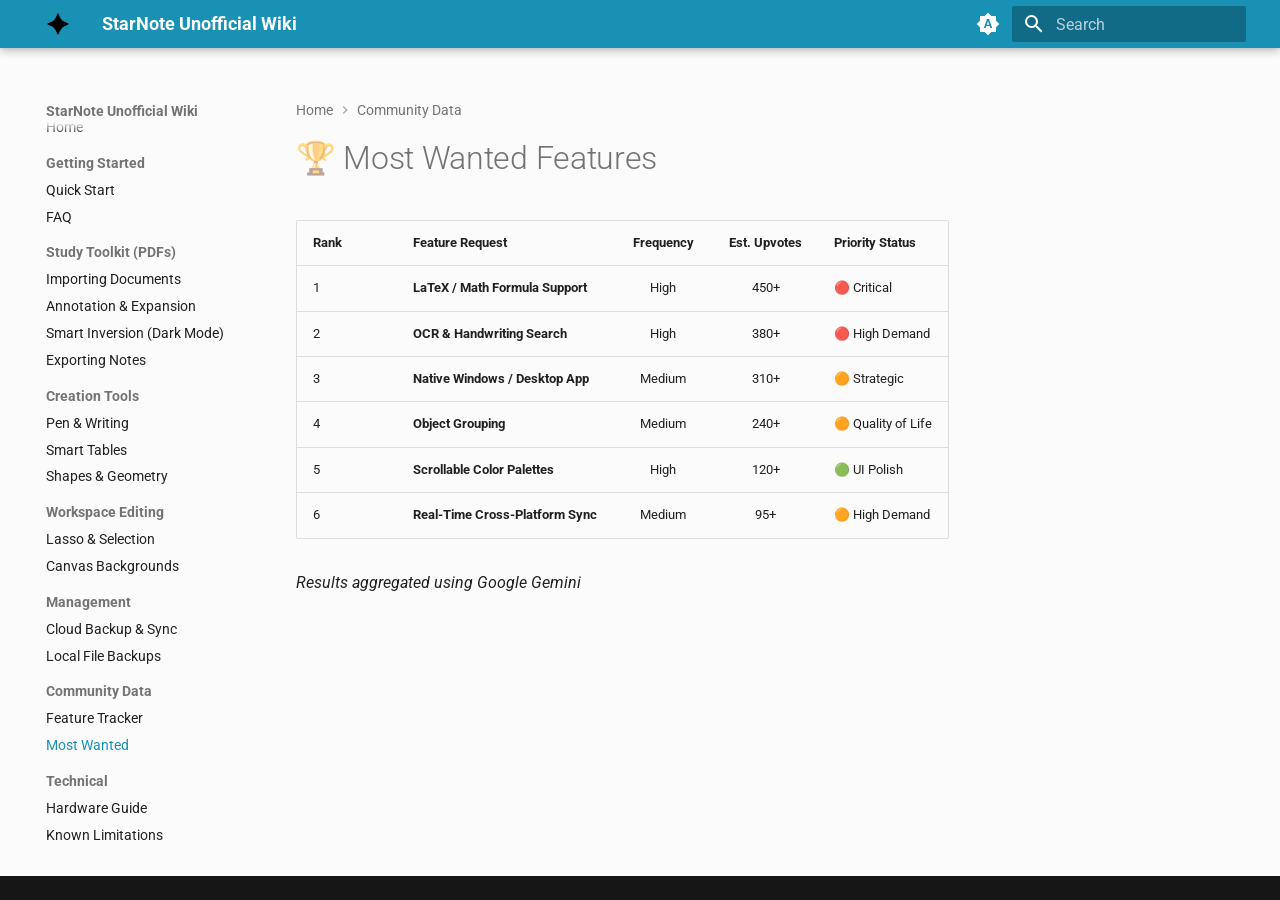
<file: most_wanted/index.html>
<!doctype html>
<html lang="en" class="no-js">
  <head>
    
      <meta charset="utf-8">
      <meta name="viewport" content="width=device-width,initial-scale=1">
      
      
      
      
        <link rel="prev" href="../backups/">
      
      
      
        
      
      
      <link rel="icon" href="../assets/sparkle-fill-24.svg">
      <meta name="generator" content="mkdocs-1.6.1, mkdocs-material-9.7.6">
    
    
      
        <title>Most Wanted - StarNote Unofficial Wiki</title>
      
    
    
      <link rel="stylesheet" href="../assets/stylesheets/main.484c7ddc.min.css">
      
        
        <link rel="stylesheet" href="../assets/stylesheets/palette.ab4e12ef.min.css">
      
      

  
  
  
  
  <style>:root{--md-annotation-icon:url('data:image/svg+xml;charset=utf-8,%3Csvg%20xmlns%3D%22http%3A//www.w3.org/2000/svg%22%20viewBox%3D%220%200%2024%2024%22%3E%3Cpath%20d%3D%22M18.44%205.559q-1.015%201.748-2.028%203.498-.055-.023-.111-.043a12.098%2012.098%200%200%200-8.68.033C7.537%208.897%205.868%206.026%205.6%205.56a1%201%200%200%200-.141-.19%201.104%201.104%200%200%200-1.768%201.298c1.947%203.37-.096-.216%201.948%203.36.017.03-.495.263-1.393%201.017C2.9%2012.176.452%2014.772%200%2018.99h24a11.7%2011.7%200%200%200-.746-3.068%2012.1%2012.1%200%200%200-2.74-4.184%2012%2012%200%200%200-2.131-1.687c.66-1.122%201.312-2.256%201.965-3.385a1.11%201.11%200%200%200-.008-1.12%201.1%201.1%200%200%200-.852-.532c-.522-.054-.939.313-1.049.545m-.04%208.46c.395.593.324%201.331-.156%201.65-.48.32-1.188.1-1.582-.493s-.324-1.33.156-1.65c.473-.316%201.182-.11%201.582.494m-11.193-.492c.48.32.55%201.058.156%201.65-.394.593-1.103.815-1.584.495-.48-.32-.55-1.058-.156-1.65.4-.603%201.109-.811%201.584-.495%22/%3E%3C/svg%3E');}</style>


    
    
      
    
    
      
        
        
        <link rel="preconnect" href="https://fonts.gstatic.com" crossorigin>
        <link rel="stylesheet" href="https://fonts.googleapis.com/css?family=Roboto:300,300i,400,400i,700,700i%7CRoboto+Mono:400,400i,700,700i&display=fallback">
        <style>:root{--md-text-font:"Roboto";--md-code-font:"Roboto Mono"}</style>
      
    
    
      <link rel="stylesheet" href="../stylesheets/extra.css">
    
    <script>__md_scope=new URL("..",location),__md_hash=e=>[...e].reduce(((e,_)=>(e<<5)-e+_.charCodeAt(0)),0),__md_get=(e,_=localStorage,t=__md_scope)=>JSON.parse(_.getItem(t.pathname+"."+e)),__md_set=(e,_,t=localStorage,a=__md_scope)=>{try{t.setItem(a.pathname+"."+e,JSON.stringify(_))}catch(e){}}</script>
    
      

    
    
  </head>
  
  
    
    
      
    
    
    
    
    <body dir="ltr" data-md-color-scheme="default" data-md-color-primary="indigo" data-md-color-accent="indigo">
  
    
    <input class="md-toggle" data-md-toggle="drawer" type="checkbox" id="__drawer" autocomplete="off">
    <input class="md-toggle" data-md-toggle="search" type="checkbox" id="__search" autocomplete="off">
    <label class="md-overlay" for="__drawer"></label>
    <div data-md-component="skip">
      
        
        <a href="#most-wanted-features" class="md-skip">
          Skip to content
        </a>
      
    </div>
    <div data-md-component="announce">
      
    </div>
    
    
      

  

<header class="md-header md-header--shadow" data-md-component="header">
  <nav class="md-header__inner md-grid" aria-label="Header">
    <a href=".." title="StarNote Unofficial Wiki" class="md-header__button md-logo" aria-label="StarNote Unofficial Wiki" data-md-component="logo">
      
  <img src="../assets/sparkle-fill-24.svg" alt="logo">

    </a>
    <label class="md-header__button md-icon" for="__drawer">
      
      <svg xmlns="http://www.w3.org/2000/svg" viewBox="0 0 24 24"><path d="M3 6h18v2H3zm0 5h18v2H3zm0 5h18v2H3z"/></svg>
    </label>
    <div class="md-header__title" data-md-component="header-title">
      <div class="md-header__ellipsis">
        <div class="md-header__topic">
          <span class="md-ellipsis">
            StarNote Unofficial Wiki
          </span>
        </div>
        <div class="md-header__topic" data-md-component="header-topic">
          <span class="md-ellipsis">
            
              Most Wanted
            
          </span>
        </div>
      </div>
    </div>
    
      
        <form class="md-header__option" data-md-component="palette">
  
    
    
    
    <input class="md-option" data-md-color-media="(prefers-color-scheme)" data-md-color-scheme="default" data-md-color-primary="indigo" data-md-color-accent="indigo"  aria-label="Switch to light mode"  type="radio" name="__palette" id="__palette_0">
    
      <label class="md-header__button md-icon" title="Switch to light mode" for="__palette_1" hidden>
        <svg xmlns="http://www.w3.org/2000/svg" viewBox="0 0 24 24"><path d="m14.3 16-.7-2h-3.2l-.7 2H7.8L11 7h2l3.2 9zM20 8.69V4h-4.69L12 .69 8.69 4H4v4.69L.69 12 4 15.31V20h4.69L12 23.31 15.31 20H20v-4.69L23.31 12zm-9.15 3.96h2.3L12 9z"/></svg>
      </label>
    
  
    
    
    
    <input class="md-option" data-md-color-media="(prefers-color-scheme: light)" data-md-color-scheme="default" data-md-color-primary="indigo" data-md-color-accent="indigo"  aria-label="Switch to dark mode"  type="radio" name="__palette" id="__palette_1">
    
      <label class="md-header__button md-icon" title="Switch to dark mode" for="__palette_2" hidden>
        <svg xmlns="http://www.w3.org/2000/svg" viewBox="0 0 24 24"><path d="M12 7a5 5 0 0 1 5 5 5 5 0 0 1-5 5 5 5 0 0 1-5-5 5 5 0 0 1 5-5m0 2a3 3 0 0 0-3 3 3 3 0 0 0 3 3 3 3 0 0 0 3-3 3 3 0 0 0-3-3m0-7 2.39 3.42C13.65 5.15 12.84 5 12 5s-1.65.15-2.39.42zM3.34 7l4.16-.35A7.2 7.2 0 0 0 5.94 8.5c-.44.74-.69 1.5-.83 2.29zm.02 10 1.76-3.77a7.131 7.131 0 0 0 2.38 4.14zM20.65 7l-1.77 3.79a7.02 7.02 0 0 0-2.38-4.15zm-.01 10-4.14.36c.59-.51 1.12-1.14 1.54-1.86.42-.73.69-1.5.83-2.29zM12 22l-2.41-3.44c.74.27 1.55.44 2.41.44.82 0 1.63-.17 2.37-.44z"/></svg>
      </label>
    
  
    
    
    
    <input class="md-option" data-md-color-media="(prefers-color-scheme: dark)" data-md-color-scheme="slate" data-md-color-primary="indigo" data-md-color-accent="indigo"  aria-label="Switch to pure black"  type="radio" name="__palette" id="__palette_2">
    
      <label class="md-header__button md-icon" title="Switch to pure black" for="__palette_0" hidden>
        <svg xmlns="http://www.w3.org/2000/svg" viewBox="0 0 24 24"><path d="m17.75 4.09-2.53 1.94.91 3.06-2.63-1.81-2.63 1.81.91-3.06-2.53-1.94L12.44 4l1.06-3 1.06 3zm3.5 6.91-1.64 1.25.59 1.98-1.7-1.17-1.7 1.17.59-1.98L15.75 11l2.06-.05L18.5 9l.69 1.95zm-2.28 4.95c.83-.08 1.72 1.1 1.19 1.85-.32.45-.66.87-1.08 1.27C15.17 23 8.84 23 4.94 19.07c-3.91-3.9-3.91-10.24 0-14.14.4-.4.82-.76 1.27-1.08.75-.53 1.93.36 1.85 1.19-.27 2.86.69 5.83 2.89 8.02a9.96 9.96 0 0 0 8.02 2.89m-1.64 2.02a12.08 12.08 0 0 1-7.8-3.47c-2.17-2.19-3.33-5-3.49-7.82-2.81 3.14-2.7 7.96.31 10.98 3.02 3.01 7.84 3.12 10.98.31"/></svg>
      </label>
    
  
</form>
      
    
    
      <script>var palette=__md_get("__palette");if(palette&&palette.color){if("(prefers-color-scheme)"===palette.color.media){var media=matchMedia("(prefers-color-scheme: light)"),input=document.querySelector(media.matches?"[data-md-color-media='(prefers-color-scheme: light)']":"[data-md-color-media='(prefers-color-scheme: dark)']");palette.color.media=input.getAttribute("data-md-color-media"),palette.color.scheme=input.getAttribute("data-md-color-scheme"),palette.color.primary=input.getAttribute("data-md-color-primary"),palette.color.accent=input.getAttribute("data-md-color-accent")}for(var[key,value]of Object.entries(palette.color))document.body.setAttribute("data-md-color-"+key,value)}</script>
    
    
    
      
      
        <label class="md-header__button md-icon" for="__search">
          
          <svg xmlns="http://www.w3.org/2000/svg" viewBox="0 0 24 24"><path d="M9.5 3A6.5 6.5 0 0 1 16 9.5c0 1.61-.59 3.09-1.56 4.23l.27.27h.79l5 5-1.5 1.5-5-5v-.79l-.27-.27A6.52 6.52 0 0 1 9.5 16 6.5 6.5 0 0 1 3 9.5 6.5 6.5 0 0 1 9.5 3m0 2C7 5 5 7 5 9.5S7 14 9.5 14 14 12 14 9.5 12 5 9.5 5"/></svg>
        </label>
        <div class="md-search" data-md-component="search" role="dialog">
  <label class="md-search__overlay" for="__search"></label>
  <div class="md-search__inner" role="search">
    <form class="md-search__form" name="search">
      <input type="text" class="md-search__input" name="query" aria-label="Search" placeholder="Search" autocapitalize="off" autocorrect="off" autocomplete="off" spellcheck="false" data-md-component="search-query" required>
      <label class="md-search__icon md-icon" for="__search">
        
        <svg xmlns="http://www.w3.org/2000/svg" viewBox="0 0 24 24"><path d="M9.5 3A6.5 6.5 0 0 1 16 9.5c0 1.61-.59 3.09-1.56 4.23l.27.27h.79l5 5-1.5 1.5-5-5v-.79l-.27-.27A6.52 6.52 0 0 1 9.5 16 6.5 6.5 0 0 1 3 9.5 6.5 6.5 0 0 1 9.5 3m0 2C7 5 5 7 5 9.5S7 14 9.5 14 14 12 14 9.5 12 5 9.5 5"/></svg>
        
        <svg xmlns="http://www.w3.org/2000/svg" viewBox="0 0 24 24"><path d="M20 11v2H8l5.5 5.5-1.42 1.42L4.16 12l7.92-7.92L13.5 5.5 8 11z"/></svg>
      </label>
      <nav class="md-search__options" aria-label="Search">
        
          <a href="javascript:void(0)" class="md-search__icon md-icon" title="Share" aria-label="Share" data-clipboard data-clipboard-text="" data-md-component="search-share" tabindex="-1">
            
            <svg xmlns="http://www.w3.org/2000/svg" viewBox="0 0 24 24"><path d="M18 16.08c-.76 0-1.44.3-1.96.77L8.91 12.7c.05-.23.09-.46.09-.7s-.04-.47-.09-.7l7.05-4.11c.54.5 1.25.81 2.04.81a3 3 0 0 0 3-3 3 3 0 0 0-3-3 3 3 0 0 0-3 3c0 .24.04.47.09.7L8.04 9.81C7.5 9.31 6.79 9 6 9a3 3 0 0 0-3 3 3 3 0 0 0 3 3c.79 0 1.5-.31 2.04-.81l7.12 4.15c-.05.21-.08.43-.08.66 0 1.61 1.31 2.91 2.92 2.91s2.92-1.3 2.92-2.91A2.92 2.92 0 0 0 18 16.08"/></svg>
          </a>
        
        <button type="reset" class="md-search__icon md-icon" title="Clear" aria-label="Clear" tabindex="-1">
          
          <svg xmlns="http://www.w3.org/2000/svg" viewBox="0 0 24 24"><path d="M19 6.41 17.59 5 12 10.59 6.41 5 5 6.41 10.59 12 5 17.59 6.41 19 12 13.41 17.59 19 19 17.59 13.41 12z"/></svg>
        </button>
      </nav>
      
    </form>
    <div class="md-search__output">
      <div class="md-search__scrollwrap" tabindex="0" data-md-scrollfix>
        <div class="md-search-result" data-md-component="search-result">
          <div class="md-search-result__meta">
            Initializing search
          </div>
          <ol class="md-search-result__list" role="presentation"></ol>
        </div>
      </div>
    </div>
  </div>
</div>
      
    
    
  </nav>
  
</header>
    
    <div class="md-container" data-md-component="container">
      
      
        
          
        
      
      <main class="md-main" data-md-component="main">
        <div class="md-main__inner md-grid">
          
            
              
              <div class="md-sidebar md-sidebar--primary" data-md-component="sidebar" data-md-type="navigation" >
                <div class="md-sidebar__scrollwrap">
                  <div class="md-sidebar__inner">
                    



<nav class="md-nav md-nav--primary" aria-label="Navigation" data-md-level="0">
  <label class="md-nav__title" for="__drawer">
    <a href=".." title="StarNote Unofficial Wiki" class="md-nav__button md-logo" aria-label="StarNote Unofficial Wiki" data-md-component="logo">
      
  <img src="../assets/sparkle-fill-24.svg" alt="logo">

    </a>
    StarNote Unofficial Wiki
  </label>
  
  <ul class="md-nav__list" data-md-scrollfix>
    
      
      
  
  
  
  
    <li class="md-nav__item">
      <a href=".." class="md-nav__link">
        
  
  
  <span class="md-ellipsis">
    
  
    Home
  

    
  </span>
  
  

      </a>
    </li>
  

    
      
      
  
  
  
  
    
    
    
    
      
        
        
      
    
    
    <li class="md-nav__item md-nav__item--section md-nav__item--nested">
      
        
        
        <input class="md-nav__toggle md-toggle " type="checkbox" id="__nav_2" >
        
          
          <label class="md-nav__link" for="__nav_2" id="__nav_2_label" tabindex="">
            
  
  
  <span class="md-ellipsis">
    
  
    Getting Started
  

    
  </span>
  
  

            <span class="md-nav__icon md-icon"></span>
          </label>
        
        <nav class="md-nav" data-md-level="1" aria-labelledby="__nav_2_label" aria-expanded="false">
          <label class="md-nav__title" for="__nav_2">
            <span class="md-nav__icon md-icon"></span>
            
  
    Getting Started
  

          </label>
          <ul class="md-nav__list" data-md-scrollfix>
            
              
                
  
  
  
  
    <li class="md-nav__item">
      <a href="../setup/" class="md-nav__link">
        
  
  
  <span class="md-ellipsis">
    
  
    Quick Start
  

    
  </span>
  
  

      </a>
    </li>
  

              
            
              
                
  
  
  
  
    <li class="md-nav__item">
      <a href="../faq/" class="md-nav__link">
        
  
  
  <span class="md-ellipsis">
    
  
    FAQ
  

    
  </span>
  
  

      </a>
    </li>
  

              
            
          </ul>
        </nav>
      
    </li>
  

    
      
      
  
  
  
  
    
    
    
    
      
        
        
      
    
    
    <li class="md-nav__item md-nav__item--section md-nav__item--nested">
      
        
        
        <input class="md-nav__toggle md-toggle " type="checkbox" id="__nav_3" >
        
          
          <label class="md-nav__link" for="__nav_3" id="__nav_3_label" tabindex="">
            
  
  
  <span class="md-ellipsis">
    
  
    Study Toolkit (PDFs)
  

    
  </span>
  
  

            <span class="md-nav__icon md-icon"></span>
          </label>
        
        <nav class="md-nav" data-md-level="1" aria-labelledby="__nav_3_label" aria-expanded="false">
          <label class="md-nav__title" for="__nav_3">
            <span class="md-nav__icon md-icon"></span>
            
  
    Study Toolkit (PDFs)
  

          </label>
          <ul class="md-nav__list" data-md-scrollfix>
            
              
                
  
  
  
  
    <li class="md-nav__item">
      <a href="../pdf_import.md" class="md-nav__link">
        
  
  
  <span class="md-ellipsis">
    
  
    Importing Documents
  

    
  </span>
  
  

      </a>
    </li>
  

              
            
              
                
  
  
  
  
    <li class="md-nav__item">
      <a href="../pdf_tools.md" class="md-nav__link">
        
  
  
  <span class="md-ellipsis">
    
  
    Annotation & Expansion
  

    
  </span>
  
  

      </a>
    </li>
  

              
            
              
                
  
  
  
  
    <li class="md-nav__item">
      <a href="../dark_mode.md" class="md-nav__link">
        
  
  
  <span class="md-ellipsis">
    
  
    Smart Inversion (Dark Mode)
  

    
  </span>
  
  

      </a>
    </li>
  

              
            
              
                
  
  
  
  
    <li class="md-nav__item">
      <a href="../pdf_export.md" class="md-nav__link">
        
  
  
  <span class="md-ellipsis">
    
  
    Exporting Notes
  

    
  </span>
  
  

      </a>
    </li>
  

              
            
          </ul>
        </nav>
      
    </li>
  

    
      
      
  
  
  
  
    
    
    
    
      
        
        
      
    
    
    <li class="md-nav__item md-nav__item--section md-nav__item--nested">
      
        
        
        <input class="md-nav__toggle md-toggle " type="checkbox" id="__nav_4" >
        
          
          <label class="md-nav__link" for="__nav_4" id="__nav_4_label" tabindex="">
            
  
  
  <span class="md-ellipsis">
    
  
    Creation Tools
  

    
  </span>
  
  

            <span class="md-nav__icon md-icon"></span>
          </label>
        
        <nav class="md-nav" data-md-level="1" aria-labelledby="__nav_4_label" aria-expanded="false">
          <label class="md-nav__title" for="__nav_4">
            <span class="md-nav__icon md-icon"></span>
            
  
    Creation Tools
  

          </label>
          <ul class="md-nav__list" data-md-scrollfix>
            
              
                
  
  
  
  
    <li class="md-nav__item">
      <a href="../pens/" class="md-nav__link">
        
  
  
  <span class="md-ellipsis">
    
  
    Pen & Writing
  

    
  </span>
  
  

      </a>
    </li>
  

              
            
              
                
  
  
  
  
    <li class="md-nav__item">
      <a href="../tables.md" class="md-nav__link">
        
  
  
  <span class="md-ellipsis">
    
  
    Smart Tables
  

    
  </span>
  
  

      </a>
    </li>
  

              
            
              
                
  
  
  
  
    <li class="md-nav__item">
      <a href="../shapes.md" class="md-nav__link">
        
  
  
  <span class="md-ellipsis">
    
  
    Shapes & Geometry
  

    
  </span>
  
  

      </a>
    </li>
  

              
            
          </ul>
        </nav>
      
    </li>
  

    
      
      
  
  
  
  
    
    
    
    
      
        
        
      
    
    
    <li class="md-nav__item md-nav__item--section md-nav__item--nested">
      
        
        
        <input class="md-nav__toggle md-toggle " type="checkbox" id="__nav_5" >
        
          
          <label class="md-nav__link" for="__nav_5" id="__nav_5_label" tabindex="">
            
  
  
  <span class="md-ellipsis">
    
  
    Workspace Editing
  

    
  </span>
  
  

            <span class="md-nav__icon md-icon"></span>
          </label>
        
        <nav class="md-nav" data-md-level="1" aria-labelledby="__nav_5_label" aria-expanded="false">
          <label class="md-nav__title" for="__nav_5">
            <span class="md-nav__icon md-icon"></span>
            
  
    Workspace Editing
  

          </label>
          <ul class="md-nav__list" data-md-scrollfix>
            
              
                
  
  
  
  
    <li class="md-nav__item">
      <a href="../lasso.md" class="md-nav__link">
        
  
  
  <span class="md-ellipsis">
    
  
    Lasso & Selection
  

    
  </span>
  
  

      </a>
    </li>
  

              
            
              
                
  
  
  
  
    <li class="md-nav__item">
      <a href="../templates.md" class="md-nav__link">
        
  
  
  <span class="md-ellipsis">
    
  
    Canvas Backgrounds
  

    
  </span>
  
  

      </a>
    </li>
  

              
            
          </ul>
        </nav>
      
    </li>
  

    
      
      
  
  
  
  
    
    
    
    
      
        
        
      
    
    
    <li class="md-nav__item md-nav__item--section md-nav__item--nested">
      
        
        
        <input class="md-nav__toggle md-toggle " type="checkbox" id="__nav_6" >
        
          
          <label class="md-nav__link" for="__nav_6" id="__nav_6_label" tabindex="">
            
  
  
  <span class="md-ellipsis">
    
  
    Management
  

    
  </span>
  
  

            <span class="md-nav__icon md-icon"></span>
          </label>
        
        <nav class="md-nav" data-md-level="1" aria-labelledby="__nav_6_label" aria-expanded="false">
          <label class="md-nav__title" for="__nav_6">
            <span class="md-nav__icon md-icon"></span>
            
  
    Management
  

          </label>
          <ul class="md-nav__list" data-md-scrollfix>
            
              
                
  
  
  
  
    <li class="md-nav__item">
      <a href="../sync/" class="md-nav__link">
        
  
  
  <span class="md-ellipsis">
    
  
    Cloud Backup & Sync
  

    
  </span>
  
  

      </a>
    </li>
  

              
            
              
                
  
  
  
  
    <li class="md-nav__item">
      <a href="../backups/" class="md-nav__link">
        
  
  
  <span class="md-ellipsis">
    
  
    Local File Backups
  

    
  </span>
  
  

      </a>
    </li>
  

              
            
          </ul>
        </nav>
      
    </li>
  

    
      
      
  
  
    
  
  
  
    
    
    
    
      
        
        
      
    
    
    <li class="md-nav__item md-nav__item--active md-nav__item--section md-nav__item--nested">
      
        
        
        <input class="md-nav__toggle md-toggle " type="checkbox" id="__nav_7" checked>
        
          
          <label class="md-nav__link" for="__nav_7" id="__nav_7_label" tabindex="">
            
  
  
  <span class="md-ellipsis">
    
  
    Community Data
  

    
  </span>
  
  

            <span class="md-nav__icon md-icon"></span>
          </label>
        
        <nav class="md-nav" data-md-level="1" aria-labelledby="__nav_7_label" aria-expanded="true">
          <label class="md-nav__title" for="__nav_7">
            <span class="md-nav__icon md-icon"></span>
            
  
    Community Data
  

          </label>
          <ul class="md-nav__list" data-md-scrollfix>
            
              
                
  
  
  
  
    <li class="md-nav__item">
      <a href="../roadmap.md" class="md-nav__link">
        
  
  
  <span class="md-ellipsis">
    
  
    Feature Tracker
  

    
  </span>
  
  

      </a>
    </li>
  

              
            
              
                
  
  
    
  
  
  
    <li class="md-nav__item md-nav__item--active">
      
      <input class="md-nav__toggle md-toggle" type="checkbox" id="__toc">
      
      
        
      
      
      <a href="./" class="md-nav__link md-nav__link--active">
        
  
  
  <span class="md-ellipsis">
    
  
    Most Wanted
  

    
  </span>
  
  

      </a>
      
    </li>
  

              
            
          </ul>
        </nav>
      
    </li>
  

    
      
      
  
  
  
  
    
    
    
    
      
        
        
      
    
    
    <li class="md-nav__item md-nav__item--section md-nav__item--nested">
      
        
        
        <input class="md-nav__toggle md-toggle " type="checkbox" id="__nav_8" >
        
          
          <label class="md-nav__link" for="__nav_8" id="__nav_8_label" tabindex="">
            
  
  
  <span class="md-ellipsis">
    
  
    Technical
  

    
  </span>
  
  

            <span class="md-nav__icon md-icon"></span>
          </label>
        
        <nav class="md-nav" data-md-level="1" aria-labelledby="__nav_8_label" aria-expanded="false">
          <label class="md-nav__title" for="__nav_8">
            <span class="md-nav__icon md-icon"></span>
            
  
    Technical
  

          </label>
          <ul class="md-nav__list" data-md-scrollfix>
            
              
                
  
  
  
  
    <li class="md-nav__item">
      <a href="../hardware.md" class="md-nav__link">
        
  
  
  <span class="md-ellipsis">
    
  
    Hardware Guide
  

    
  </span>
  
  

      </a>
    </li>
  

              
            
              
                
  
  
  
  
    <li class="md-nav__item">
      <a href="../limitations.md" class="md-nav__link">
        
  
  
  <span class="md-ellipsis">
    
  
    Known Limitations
  

    
  </span>
  
  

      </a>
    </li>
  

              
            
          </ul>
        </nav>
      
    </li>
  

    
  </ul>
</nav>
                  </div>
                </div>
              </div>
            
            
              
              <div class="md-sidebar md-sidebar--secondary" data-md-component="sidebar" data-md-type="toc" >
                <div class="md-sidebar__scrollwrap">
                  <div class="md-sidebar__inner">
                    

<nav class="md-nav md-nav--secondary" aria-label="Table of contents">
  
  
  
    
  
  
</nav>
                  </div>
                </div>
              </div>
            
          
          
            <div class="md-content" data-md-component="content">
              
                



  


  <nav class="md-path" aria-label="Navigation" >
    <ol class="md-path__list">
      
        
  
  
    <li class="md-path__item">
      <a href=".." class="md-path__link">
        
  <span class="md-ellipsis">
    Home
  </span>

      </a>
    </li>
  

      
      
        
  
  
    
    
      <li class="md-path__item">
        <a href="../roadmap.md" class="md-path__link">
          
  <span class="md-ellipsis">
    Community Data
  </span>

        </a>
      </li>
    
  

      
    </ol>
  </nav>

              
              <article class="md-content__inner md-typeset">
                
                  



<h1 id="most-wanted-features">🏆 Most Wanted Features</h1>
<table>
<thead>
<tr>
<th style="text-align: left;">Rank</th>
<th style="text-align: left;">Feature Request</th>
<th style="text-align: center;">Frequency</th>
<th style="text-align: center;">Est. Upvotes</th>
<th style="text-align: left;">Priority Status</th>
</tr>
</thead>
<tbody>
<tr>
<td style="text-align: left;">1</td>
<td style="text-align: left;"><strong>LaTeX / Math Formula Support</strong></td>
<td style="text-align: center;">High</td>
<td style="text-align: center;">450+</td>
<td style="text-align: left;">🔴 Critical</td>
</tr>
<tr>
<td style="text-align: left;">2</td>
<td style="text-align: left;"><strong>OCR &amp; Handwriting Search</strong></td>
<td style="text-align: center;">High</td>
<td style="text-align: center;">380+</td>
<td style="text-align: left;">🔴 High Demand</td>
</tr>
<tr>
<td style="text-align: left;">3</td>
<td style="text-align: left;"><strong>Native Windows / Desktop App</strong></td>
<td style="text-align: center;">Medium</td>
<td style="text-align: center;">310+</td>
<td style="text-align: left;">🟠 Strategic</td>
</tr>
<tr>
<td style="text-align: left;">4</td>
<td style="text-align: left;"><strong>Object Grouping</strong></td>
<td style="text-align: center;">Medium</td>
<td style="text-align: center;">240+</td>
<td style="text-align: left;">🟠 Quality of Life</td>
</tr>
<tr>
<td style="text-align: left;">5</td>
<td style="text-align: left;"><strong>Scrollable Color Palettes</strong></td>
<td style="text-align: center;">High</td>
<td style="text-align: center;">120+</td>
<td style="text-align: left;">🟢 UI Polish</td>
</tr>
<tr>
<td style="text-align: left;">6</td>
<td style="text-align: left;"><strong>Real-Time Cross-Platform Sync</strong></td>
<td style="text-align: center;">Medium</td>
<td style="text-align: center;">95+</td>
<td style="text-align: left;">🟠 High Demand</td>
</tr>
</tbody>
</table>
<p><em>Results aggregated using Google Gemini</em></p>












                
              </article>
            </div>
          
          
<script>var target=document.getElementById(location.hash.slice(1));target&&target.name&&(target.checked=target.name.startsWith("__tabbed_"))</script>
        </div>
        
          <button type="button" class="md-top md-icon" data-md-component="top" hidden>
  
  <svg xmlns="http://www.w3.org/2000/svg" viewBox="0 0 24 24"><path d="M13 20h-2V8l-5.5 5.5-1.42-1.42L12 4.16l7.92 7.92-1.42 1.42L13 8z"/></svg>
  Back to top
</button>
        
      </main>
      
        <footer class="md-footer">
  
  <div class="md-footer-meta md-typeset">
    <div class="md-footer-meta__inner md-grid">
      <div class="md-copyright">
  
  
</div>
      
    </div>
  </div>
</footer>
      
    </div>
    <div class="md-dialog" data-md-component="dialog">
      <div class="md-dialog__inner md-typeset"></div>
    </div>
    
    
    
      
      
      <script id="__config" type="application/json">{"annotate": null, "base": "..", "features": ["navigation.path", "navigation.sections", "navigation.top", "search.highlight", "search.share", "content.code.copy", "content.tooltips", "navigation.instant", "navigation.preview"], "search": "../assets/javascripts/workers/search.2c215733.min.js", "tags": null, "translations": {"clipboard.copied": "Copied to clipboard", "clipboard.copy": "Copy to clipboard", "search.result.more.one": "1 more on this page", "search.result.more.other": "# more on this page", "search.result.none": "No matching documents", "search.result.one": "1 matching document", "search.result.other": "# matching documents", "search.result.placeholder": "Type to start searching", "search.result.term.missing": "Missing", "select.version": "Select version"}, "version": null}</script>
    
    
      <script src="../assets/javascripts/bundle.79ae519e.min.js"></script>
      
        <script src="../javascripts/markmap-force-dark.js"></script>
      
    
  </body>
</html>
</file>
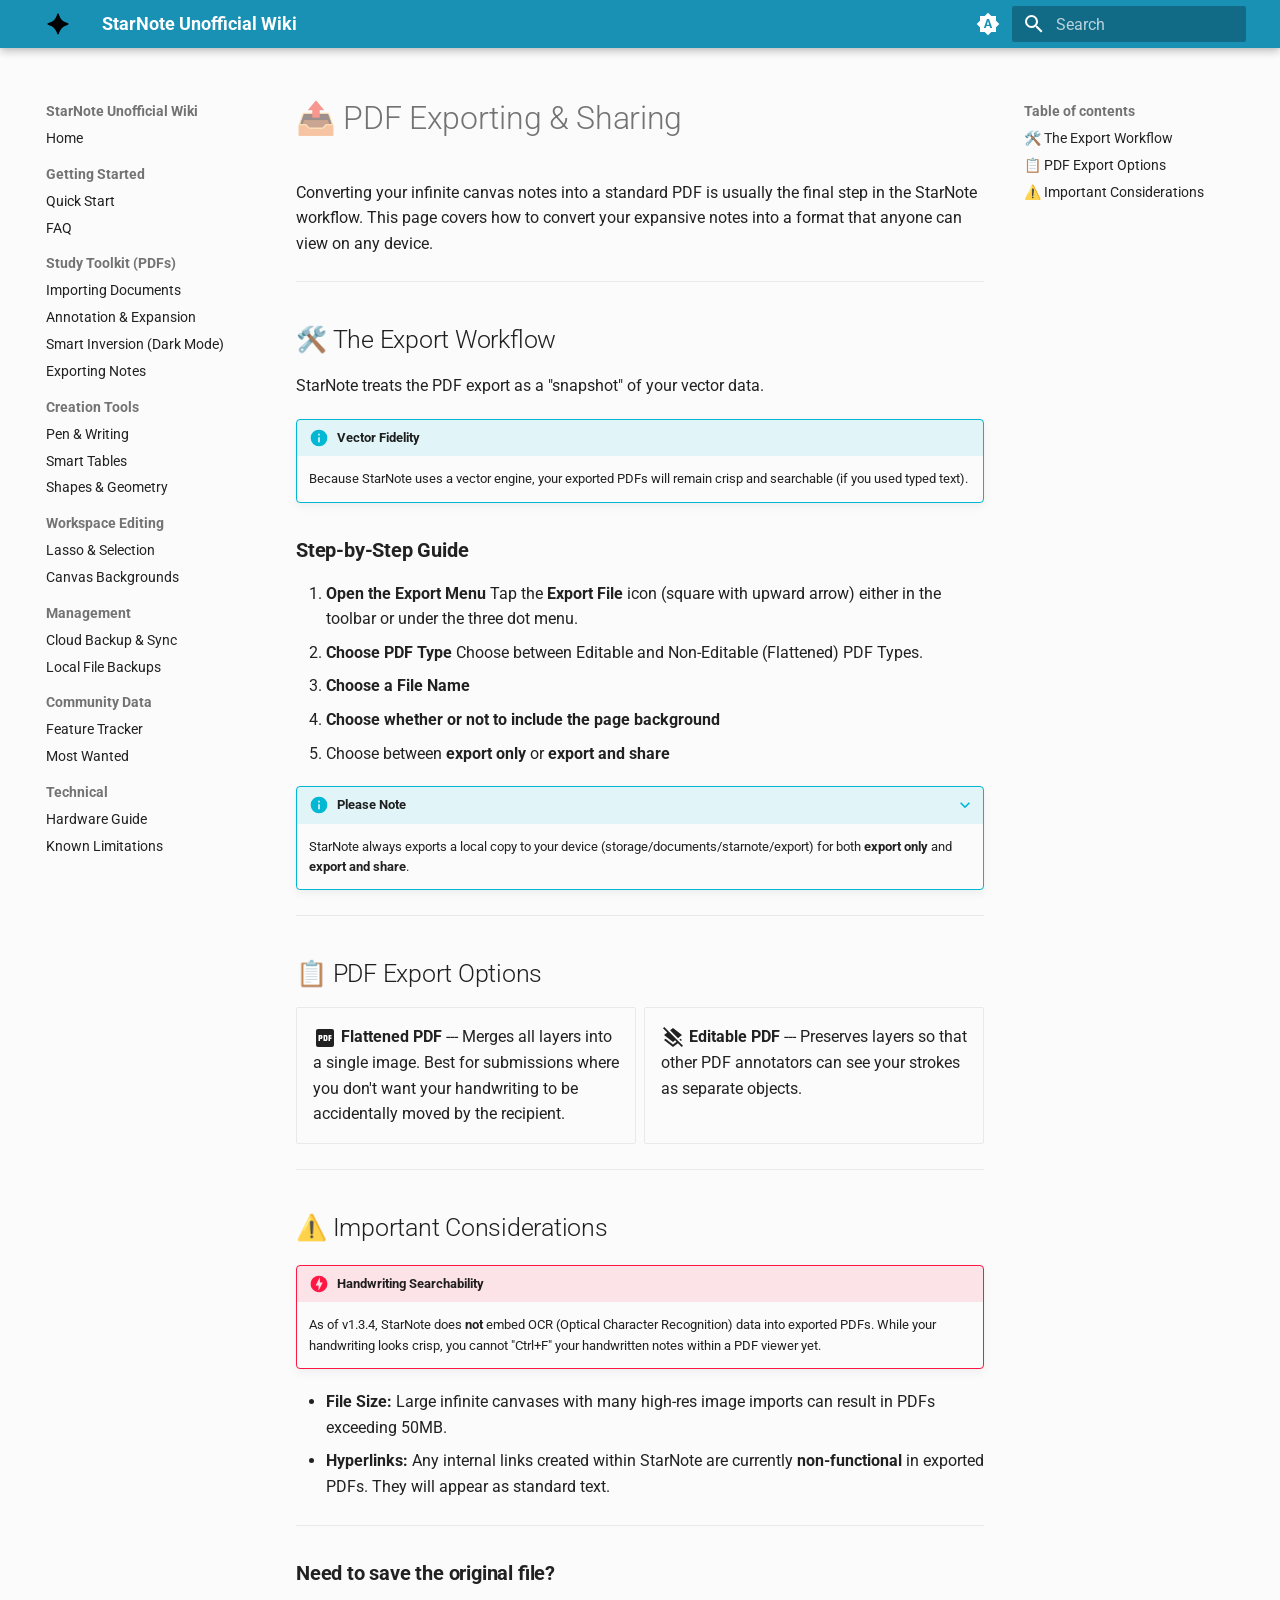
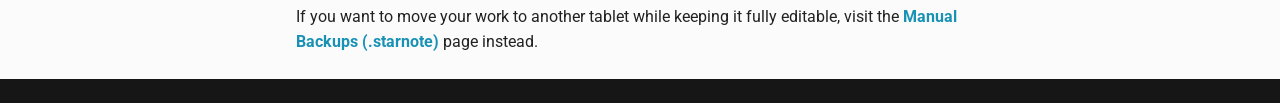
<file: pdf_export.md/index.html>
<!doctype html>
<html lang="en" class="no-js">
  <head>
    
      <meta charset="utf-8">
      <meta name="viewport" content="width=device-width,initial-scale=1">
      
      
      
      
      
      
        
      
      
      <link rel="icon" href="../assets/sparkle-fill-24.svg">
      <meta name="generator" content="mkdocs-1.6.1, mkdocs-material-9.7.6">
    
    
      
        <title>📤 PDF Exporting & Sharing - StarNote Unofficial Wiki</title>
      
    
    
      <link rel="stylesheet" href="../assets/stylesheets/main.484c7ddc.min.css">
      
        
        <link rel="stylesheet" href="../assets/stylesheets/palette.ab4e12ef.min.css">
      
      

  
  
  
  
  <style>:root{--md-annotation-icon:url('data:image/svg+xml;charset=utf-8,%3Csvg%20xmlns%3D%22http%3A//www.w3.org/2000/svg%22%20viewBox%3D%220%200%2024%2024%22%3E%3Cpath%20d%3D%22M18.44%205.559q-1.015%201.748-2.028%203.498-.055-.023-.111-.043a12.098%2012.098%200%200%200-8.68.033C7.537%208.897%205.868%206.026%205.6%205.56a1%201%200%200%200-.141-.19%201.104%201.104%200%200%200-1.768%201.298c1.947%203.37-.096-.216%201.948%203.36.017.03-.495.263-1.393%201.017C2.9%2012.176.452%2014.772%200%2018.99h24a11.7%2011.7%200%200%200-.746-3.068%2012.1%2012.1%200%200%200-2.74-4.184%2012%2012%200%200%200-2.131-1.687c.66-1.122%201.312-2.256%201.965-3.385a1.11%201.11%200%200%200-.008-1.12%201.1%201.1%200%200%200-.852-.532c-.522-.054-.939.313-1.049.545m-.04%208.46c.395.593.324%201.331-.156%201.65-.48.32-1.188.1-1.582-.493s-.324-1.33.156-1.65c.473-.316%201.182-.11%201.582.494m-11.193-.492c.48.32.55%201.058.156%201.65-.394.593-1.103.815-1.584.495-.48-.32-.55-1.058-.156-1.65.4-.603%201.109-.811%201.584-.495%22/%3E%3C/svg%3E');}</style>


    
    
      
    
    
      
        
        
        <link rel="preconnect" href="https://fonts.gstatic.com" crossorigin>
        <link rel="stylesheet" href="https://fonts.googleapis.com/css?family=Roboto:300,300i,400,400i,700,700i%7CRoboto+Mono:400,400i,700,700i&display=fallback">
        <style>:root{--md-text-font:"Roboto";--md-code-font:"Roboto Mono"}</style>
      
    
    
      <link rel="stylesheet" href="../stylesheets/extra.css">
    
    <script>__md_scope=new URL("..",location),__md_hash=e=>[...e].reduce(((e,_)=>(e<<5)-e+_.charCodeAt(0)),0),__md_get=(e,_=localStorage,t=__md_scope)=>JSON.parse(_.getItem(t.pathname+"."+e)),__md_set=(e,_,t=localStorage,a=__md_scope)=>{try{t.setItem(a.pathname+"."+e,JSON.stringify(_))}catch(e){}}</script>
    
      

    
    
  </head>
  
  
    
    
      
    
    
    
    
    <body dir="ltr" data-md-color-scheme="default" data-md-color-primary="indigo" data-md-color-accent="indigo">
  
    
    <input class="md-toggle" data-md-toggle="drawer" type="checkbox" id="__drawer" autocomplete="off">
    <input class="md-toggle" data-md-toggle="search" type="checkbox" id="__search" autocomplete="off">
    <label class="md-overlay" for="__drawer"></label>
    <div data-md-component="skip">
      
        
        <a href="#pdf-exporting-sharing" class="md-skip">
          Skip to content
        </a>
      
    </div>
    <div data-md-component="announce">
      
    </div>
    
    
      

  

<header class="md-header md-header--shadow" data-md-component="header">
  <nav class="md-header__inner md-grid" aria-label="Header">
    <a href=".." title="StarNote Unofficial Wiki" class="md-header__button md-logo" aria-label="StarNote Unofficial Wiki" data-md-component="logo">
      
  <img src="../assets/sparkle-fill-24.svg" alt="logo">

    </a>
    <label class="md-header__button md-icon" for="__drawer">
      
      <svg xmlns="http://www.w3.org/2000/svg" viewBox="0 0 24 24"><path d="M3 6h18v2H3zm0 5h18v2H3zm0 5h18v2H3z"/></svg>
    </label>
    <div class="md-header__title" data-md-component="header-title">
      <div class="md-header__ellipsis">
        <div class="md-header__topic">
          <span class="md-ellipsis">
            StarNote Unofficial Wiki
          </span>
        </div>
        <div class="md-header__topic" data-md-component="header-topic">
          <span class="md-ellipsis">
            
              📤 PDF Exporting &amp; Sharing
            
          </span>
        </div>
      </div>
    </div>
    
      
        <form class="md-header__option" data-md-component="palette">
  
    
    
    
    <input class="md-option" data-md-color-media="(prefers-color-scheme)" data-md-color-scheme="default" data-md-color-primary="indigo" data-md-color-accent="indigo"  aria-label="Switch to light mode"  type="radio" name="__palette" id="__palette_0">
    
      <label class="md-header__button md-icon" title="Switch to light mode" for="__palette_1" hidden>
        <svg xmlns="http://www.w3.org/2000/svg" viewBox="0 0 24 24"><path d="m14.3 16-.7-2h-3.2l-.7 2H7.8L11 7h2l3.2 9zM20 8.69V4h-4.69L12 .69 8.69 4H4v4.69L.69 12 4 15.31V20h4.69L12 23.31 15.31 20H20v-4.69L23.31 12zm-9.15 3.96h2.3L12 9z"/></svg>
      </label>
    
  
    
    
    
    <input class="md-option" data-md-color-media="(prefers-color-scheme: light)" data-md-color-scheme="default" data-md-color-primary="indigo" data-md-color-accent="indigo"  aria-label="Switch to dark mode"  type="radio" name="__palette" id="__palette_1">
    
      <label class="md-header__button md-icon" title="Switch to dark mode" for="__palette_2" hidden>
        <svg xmlns="http://www.w3.org/2000/svg" viewBox="0 0 24 24"><path d="M12 7a5 5 0 0 1 5 5 5 5 0 0 1-5 5 5 5 0 0 1-5-5 5 5 0 0 1 5-5m0 2a3 3 0 0 0-3 3 3 3 0 0 0 3 3 3 3 0 0 0 3-3 3 3 0 0 0-3-3m0-7 2.39 3.42C13.65 5.15 12.84 5 12 5s-1.65.15-2.39.42zM3.34 7l4.16-.35A7.2 7.2 0 0 0 5.94 8.5c-.44.74-.69 1.5-.83 2.29zm.02 10 1.76-3.77a7.131 7.131 0 0 0 2.38 4.14zM20.65 7l-1.77 3.79a7.02 7.02 0 0 0-2.38-4.15zm-.01 10-4.14.36c.59-.51 1.12-1.14 1.54-1.86.42-.73.69-1.5.83-2.29zM12 22l-2.41-3.44c.74.27 1.55.44 2.41.44.82 0 1.63-.17 2.37-.44z"/></svg>
      </label>
    
  
    
    
    
    <input class="md-option" data-md-color-media="(prefers-color-scheme: dark)" data-md-color-scheme="slate" data-md-color-primary="indigo" data-md-color-accent="indigo"  aria-label="Switch to pure black"  type="radio" name="__palette" id="__palette_2">
    
      <label class="md-header__button md-icon" title="Switch to pure black" for="__palette_0" hidden>
        <svg xmlns="http://www.w3.org/2000/svg" viewBox="0 0 24 24"><path d="m17.75 4.09-2.53 1.94.91 3.06-2.63-1.81-2.63 1.81.91-3.06-2.53-1.94L12.44 4l1.06-3 1.06 3zm3.5 6.91-1.64 1.25.59 1.98-1.7-1.17-1.7 1.17.59-1.98L15.75 11l2.06-.05L18.5 9l.69 1.95zm-2.28 4.95c.83-.08 1.72 1.1 1.19 1.85-.32.45-.66.87-1.08 1.27C15.17 23 8.84 23 4.94 19.07c-3.91-3.9-3.91-10.24 0-14.14.4-.4.82-.76 1.27-1.08.75-.53 1.93.36 1.85 1.19-.27 2.86.69 5.83 2.89 8.02a9.96 9.96 0 0 0 8.02 2.89m-1.64 2.02a12.08 12.08 0 0 1-7.8-3.47c-2.17-2.19-3.33-5-3.49-7.82-2.81 3.14-2.7 7.96.31 10.98 3.02 3.01 7.84 3.12 10.98.31"/></svg>
      </label>
    
  
</form>
      
    
    
      <script>var palette=__md_get("__palette");if(palette&&palette.color){if("(prefers-color-scheme)"===palette.color.media){var media=matchMedia("(prefers-color-scheme: light)"),input=document.querySelector(media.matches?"[data-md-color-media='(prefers-color-scheme: light)']":"[data-md-color-media='(prefers-color-scheme: dark)']");palette.color.media=input.getAttribute("data-md-color-media"),palette.color.scheme=input.getAttribute("data-md-color-scheme"),palette.color.primary=input.getAttribute("data-md-color-primary"),palette.color.accent=input.getAttribute("data-md-color-accent")}for(var[key,value]of Object.entries(palette.color))document.body.setAttribute("data-md-color-"+key,value)}</script>
    
    
    
      
      
        <label class="md-header__button md-icon" for="__search">
          
          <svg xmlns="http://www.w3.org/2000/svg" viewBox="0 0 24 24"><path d="M9.5 3A6.5 6.5 0 0 1 16 9.5c0 1.61-.59 3.09-1.56 4.23l.27.27h.79l5 5-1.5 1.5-5-5v-.79l-.27-.27A6.52 6.52 0 0 1 9.5 16 6.5 6.5 0 0 1 3 9.5 6.5 6.5 0 0 1 9.5 3m0 2C7 5 5 7 5 9.5S7 14 9.5 14 14 12 14 9.5 12 5 9.5 5"/></svg>
        </label>
        <div class="md-search" data-md-component="search" role="dialog">
  <label class="md-search__overlay" for="__search"></label>
  <div class="md-search__inner" role="search">
    <form class="md-search__form" name="search">
      <input type="text" class="md-search__input" name="query" aria-label="Search" placeholder="Search" autocapitalize="off" autocorrect="off" autocomplete="off" spellcheck="false" data-md-component="search-query" required>
      <label class="md-search__icon md-icon" for="__search">
        
        <svg xmlns="http://www.w3.org/2000/svg" viewBox="0 0 24 24"><path d="M9.5 3A6.5 6.5 0 0 1 16 9.5c0 1.61-.59 3.09-1.56 4.23l.27.27h.79l5 5-1.5 1.5-5-5v-.79l-.27-.27A6.52 6.52 0 0 1 9.5 16 6.5 6.5 0 0 1 3 9.5 6.5 6.5 0 0 1 9.5 3m0 2C7 5 5 7 5 9.5S7 14 9.5 14 14 12 14 9.5 12 5 9.5 5"/></svg>
        
        <svg xmlns="http://www.w3.org/2000/svg" viewBox="0 0 24 24"><path d="M20 11v2H8l5.5 5.5-1.42 1.42L4.16 12l7.92-7.92L13.5 5.5 8 11z"/></svg>
      </label>
      <nav class="md-search__options" aria-label="Search">
        
          <a href="javascript:void(0)" class="md-search__icon md-icon" title="Share" aria-label="Share" data-clipboard data-clipboard-text="" data-md-component="search-share" tabindex="-1">
            
            <svg xmlns="http://www.w3.org/2000/svg" viewBox="0 0 24 24"><path d="M18 16.08c-.76 0-1.44.3-1.96.77L8.91 12.7c.05-.23.09-.46.09-.7s-.04-.47-.09-.7l7.05-4.11c.54.5 1.25.81 2.04.81a3 3 0 0 0 3-3 3 3 0 0 0-3-3 3 3 0 0 0-3 3c0 .24.04.47.09.7L8.04 9.81C7.5 9.31 6.79 9 6 9a3 3 0 0 0-3 3 3 3 0 0 0 3 3c.79 0 1.5-.31 2.04-.81l7.12 4.15c-.05.21-.08.43-.08.66 0 1.61 1.31 2.91 2.92 2.91s2.92-1.3 2.92-2.91A2.92 2.92 0 0 0 18 16.08"/></svg>
          </a>
        
        <button type="reset" class="md-search__icon md-icon" title="Clear" aria-label="Clear" tabindex="-1">
          
          <svg xmlns="http://www.w3.org/2000/svg" viewBox="0 0 24 24"><path d="M19 6.41 17.59 5 12 10.59 6.41 5 5 6.41 10.59 12 5 17.59 6.41 19 12 13.41 17.59 19 19 17.59 13.41 12z"/></svg>
        </button>
      </nav>
      
    </form>
    <div class="md-search__output">
      <div class="md-search__scrollwrap" tabindex="0" data-md-scrollfix>
        <div class="md-search-result" data-md-component="search-result">
          <div class="md-search-result__meta">
            Initializing search
          </div>
          <ol class="md-search-result__list" role="presentation"></ol>
        </div>
      </div>
    </div>
  </div>
</div>
      
    
    
  </nav>
  
</header>
    
    <div class="md-container" data-md-component="container">
      
      
        
          
        
      
      <main class="md-main" data-md-component="main">
        <div class="md-main__inner md-grid">
          
            
              
              <div class="md-sidebar md-sidebar--primary" data-md-component="sidebar" data-md-type="navigation" >
                <div class="md-sidebar__scrollwrap">
                  <div class="md-sidebar__inner">
                    



<nav class="md-nav md-nav--primary" aria-label="Navigation" data-md-level="0">
  <label class="md-nav__title" for="__drawer">
    <a href=".." title="StarNote Unofficial Wiki" class="md-nav__button md-logo" aria-label="StarNote Unofficial Wiki" data-md-component="logo">
      
  <img src="../assets/sparkle-fill-24.svg" alt="logo">

    </a>
    StarNote Unofficial Wiki
  </label>
  
  <ul class="md-nav__list" data-md-scrollfix>
    
      
      
  
  
  
  
    <li class="md-nav__item">
      <a href=".." class="md-nav__link">
        
  
  
  <span class="md-ellipsis">
    
  
    Home
  

    
  </span>
  
  

      </a>
    </li>
  

    
      
      
  
  
  
  
    
    
    
    
      
        
        
      
    
    
    <li class="md-nav__item md-nav__item--section md-nav__item--nested">
      
        
        
        <input class="md-nav__toggle md-toggle " type="checkbox" id="__nav_2" >
        
          
          <label class="md-nav__link" for="__nav_2" id="__nav_2_label" tabindex="">
            
  
  
  <span class="md-ellipsis">
    
  
    Getting Started
  

    
  </span>
  
  

            <span class="md-nav__icon md-icon"></span>
          </label>
        
        <nav class="md-nav" data-md-level="1" aria-labelledby="__nav_2_label" aria-expanded="false">
          <label class="md-nav__title" for="__nav_2">
            <span class="md-nav__icon md-icon"></span>
            
  
    Getting Started
  

          </label>
          <ul class="md-nav__list" data-md-scrollfix>
            
              
                
  
  
  
  
    <li class="md-nav__item">
      <a href="../setup/" class="md-nav__link">
        
  
  
  <span class="md-ellipsis">
    
  
    Quick Start
  

    
  </span>
  
  

      </a>
    </li>
  

              
            
              
                
  
  
  
  
    <li class="md-nav__item">
      <a href="../faq/" class="md-nav__link">
        
  
  
  <span class="md-ellipsis">
    
  
    FAQ
  

    
  </span>
  
  

      </a>
    </li>
  

              
            
          </ul>
        </nav>
      
    </li>
  

    
      
      
  
  
  
  
    
    
    
    
      
        
        
      
    
    
    <li class="md-nav__item md-nav__item--section md-nav__item--nested">
      
        
        
        <input class="md-nav__toggle md-toggle " type="checkbox" id="__nav_3" >
        
          
          <label class="md-nav__link" for="__nav_3" id="__nav_3_label" tabindex="">
            
  
  
  <span class="md-ellipsis">
    
  
    Study Toolkit (PDFs)
  

    
  </span>
  
  

            <span class="md-nav__icon md-icon"></span>
          </label>
        
        <nav class="md-nav" data-md-level="1" aria-labelledby="__nav_3_label" aria-expanded="false">
          <label class="md-nav__title" for="__nav_3">
            <span class="md-nav__icon md-icon"></span>
            
  
    Study Toolkit (PDFs)
  

          </label>
          <ul class="md-nav__list" data-md-scrollfix>
            
              
                
  
  
  
  
    <li class="md-nav__item">
      <a href="../pdf_import.md" class="md-nav__link">
        
  
  
  <span class="md-ellipsis">
    
  
    Importing Documents
  

    
  </span>
  
  

      </a>
    </li>
  

              
            
              
                
  
  
  
  
    <li class="md-nav__item">
      <a href="../pdf_tools.md" class="md-nav__link">
        
  
  
  <span class="md-ellipsis">
    
  
    Annotation & Expansion
  

    
  </span>
  
  

      </a>
    </li>
  

              
            
              
                
  
  
  
  
    <li class="md-nav__item">
      <a href="../dark_mode.md" class="md-nav__link">
        
  
  
  <span class="md-ellipsis">
    
  
    Smart Inversion (Dark Mode)
  

    
  </span>
  
  

      </a>
    </li>
  

              
            
              
                
  
  
  
  
    <li class="md-nav__item">
      <a href="." class="md-nav__link">
        
  
  
  <span class="md-ellipsis">
    
  
    Exporting Notes
  

    
  </span>
  
  

      </a>
    </li>
  

              
            
          </ul>
        </nav>
      
    </li>
  

    
      
      
  
  
  
  
    
    
    
    
      
        
        
      
    
    
    <li class="md-nav__item md-nav__item--section md-nav__item--nested">
      
        
        
        <input class="md-nav__toggle md-toggle " type="checkbox" id="__nav_4" >
        
          
          <label class="md-nav__link" for="__nav_4" id="__nav_4_label" tabindex="">
            
  
  
  <span class="md-ellipsis">
    
  
    Creation Tools
  

    
  </span>
  
  

            <span class="md-nav__icon md-icon"></span>
          </label>
        
        <nav class="md-nav" data-md-level="1" aria-labelledby="__nav_4_label" aria-expanded="false">
          <label class="md-nav__title" for="__nav_4">
            <span class="md-nav__icon md-icon"></span>
            
  
    Creation Tools
  

          </label>
          <ul class="md-nav__list" data-md-scrollfix>
            
              
                
  
  
  
  
    <li class="md-nav__item">
      <a href="../pens/" class="md-nav__link">
        
  
  
  <span class="md-ellipsis">
    
  
    Pen & Writing
  

    
  </span>
  
  

      </a>
    </li>
  

              
            
              
                
  
  
  
  
    <li class="md-nav__item">
      <a href="../tables.md" class="md-nav__link">
        
  
  
  <span class="md-ellipsis">
    
  
    Smart Tables
  

    
  </span>
  
  

      </a>
    </li>
  

              
            
              
                
  
  
  
  
    <li class="md-nav__item">
      <a href="../shapes.md" class="md-nav__link">
        
  
  
  <span class="md-ellipsis">
    
  
    Shapes & Geometry
  

    
  </span>
  
  

      </a>
    </li>
  

              
            
          </ul>
        </nav>
      
    </li>
  

    
      
      
  
  
  
  
    
    
    
    
      
        
        
      
    
    
    <li class="md-nav__item md-nav__item--section md-nav__item--nested">
      
        
        
        <input class="md-nav__toggle md-toggle " type="checkbox" id="__nav_5" >
        
          
          <label class="md-nav__link" for="__nav_5" id="__nav_5_label" tabindex="">
            
  
  
  <span class="md-ellipsis">
    
  
    Workspace Editing
  

    
  </span>
  
  

            <span class="md-nav__icon md-icon"></span>
          </label>
        
        <nav class="md-nav" data-md-level="1" aria-labelledby="__nav_5_label" aria-expanded="false">
          <label class="md-nav__title" for="__nav_5">
            <span class="md-nav__icon md-icon"></span>
            
  
    Workspace Editing
  

          </label>
          <ul class="md-nav__list" data-md-scrollfix>
            
              
                
  
  
  
  
    <li class="md-nav__item">
      <a href="../lasso.md" class="md-nav__link">
        
  
  
  <span class="md-ellipsis">
    
  
    Lasso & Selection
  

    
  </span>
  
  

      </a>
    </li>
  

              
            
              
                
  
  
  
  
    <li class="md-nav__item">
      <a href="../templates.md" class="md-nav__link">
        
  
  
  <span class="md-ellipsis">
    
  
    Canvas Backgrounds
  

    
  </span>
  
  

      </a>
    </li>
  

              
            
          </ul>
        </nav>
      
    </li>
  

    
      
      
  
  
  
  
    
    
    
    
      
        
        
      
    
    
    <li class="md-nav__item md-nav__item--section md-nav__item--nested">
      
        
        
        <input class="md-nav__toggle md-toggle " type="checkbox" id="__nav_6" >
        
          
          <label class="md-nav__link" for="__nav_6" id="__nav_6_label" tabindex="">
            
  
  
  <span class="md-ellipsis">
    
  
    Management
  

    
  </span>
  
  

            <span class="md-nav__icon md-icon"></span>
          </label>
        
        <nav class="md-nav" data-md-level="1" aria-labelledby="__nav_6_label" aria-expanded="false">
          <label class="md-nav__title" for="__nav_6">
            <span class="md-nav__icon md-icon"></span>
            
  
    Management
  

          </label>
          <ul class="md-nav__list" data-md-scrollfix>
            
              
                
  
  
  
  
    <li class="md-nav__item">
      <a href="../sync/" class="md-nav__link">
        
  
  
  <span class="md-ellipsis">
    
  
    Cloud Backup & Sync
  

    
  </span>
  
  

      </a>
    </li>
  

              
            
              
                
  
  
  
  
    <li class="md-nav__item">
      <a href="../backups/" class="md-nav__link">
        
  
  
  <span class="md-ellipsis">
    
  
    Local File Backups
  

    
  </span>
  
  

      </a>
    </li>
  

              
            
          </ul>
        </nav>
      
    </li>
  

    
      
      
  
  
  
  
    
    
    
    
      
        
        
      
    
    
    <li class="md-nav__item md-nav__item--section md-nav__item--nested">
      
        
        
        <input class="md-nav__toggle md-toggle " type="checkbox" id="__nav_7" >
        
          
          <label class="md-nav__link" for="__nav_7" id="__nav_7_label" tabindex="">
            
  
  
  <span class="md-ellipsis">
    
  
    Community Data
  

    
  </span>
  
  

            <span class="md-nav__icon md-icon"></span>
          </label>
        
        <nav class="md-nav" data-md-level="1" aria-labelledby="__nav_7_label" aria-expanded="false">
          <label class="md-nav__title" for="__nav_7">
            <span class="md-nav__icon md-icon"></span>
            
  
    Community Data
  

          </label>
          <ul class="md-nav__list" data-md-scrollfix>
            
              
                
  
  
  
  
    <li class="md-nav__item">
      <a href="../roadmap.md" class="md-nav__link">
        
  
  
  <span class="md-ellipsis">
    
  
    Feature Tracker
  

    
  </span>
  
  

      </a>
    </li>
  

              
            
              
                
  
  
  
  
    <li class="md-nav__item">
      <a href="../most_wanted/" class="md-nav__link">
        
  
  
  <span class="md-ellipsis">
    
  
    Most Wanted
  

    
  </span>
  
  

      </a>
    </li>
  

              
            
          </ul>
        </nav>
      
    </li>
  

    
      
      
  
  
  
  
    
    
    
    
      
        
        
      
    
    
    <li class="md-nav__item md-nav__item--section md-nav__item--nested">
      
        
        
        <input class="md-nav__toggle md-toggle " type="checkbox" id="__nav_8" >
        
          
          <label class="md-nav__link" for="__nav_8" id="__nav_8_label" tabindex="">
            
  
  
  <span class="md-ellipsis">
    
  
    Technical
  

    
  </span>
  
  

            <span class="md-nav__icon md-icon"></span>
          </label>
        
        <nav class="md-nav" data-md-level="1" aria-labelledby="__nav_8_label" aria-expanded="false">
          <label class="md-nav__title" for="__nav_8">
            <span class="md-nav__icon md-icon"></span>
            
  
    Technical
  

          </label>
          <ul class="md-nav__list" data-md-scrollfix>
            
              
                
  
  
  
  
    <li class="md-nav__item">
      <a href="../hardware.md" class="md-nav__link">
        
  
  
  <span class="md-ellipsis">
    
  
    Hardware Guide
  

    
  </span>
  
  

      </a>
    </li>
  

              
            
              
                
  
  
  
  
    <li class="md-nav__item">
      <a href="../limitations.md" class="md-nav__link">
        
  
  
  <span class="md-ellipsis">
    
  
    Known Limitations
  

    
  </span>
  
  

      </a>
    </li>
  

              
            
          </ul>
        </nav>
      
    </li>
  

    
  </ul>
</nav>
                  </div>
                </div>
              </div>
            
            
              
              <div class="md-sidebar md-sidebar--secondary" data-md-component="sidebar" data-md-type="toc" >
                <div class="md-sidebar__scrollwrap">
                  <div class="md-sidebar__inner">
                    

<nav class="md-nav md-nav--secondary" aria-label="Table of contents">
  
  
  
    
  
  
    <label class="md-nav__title" for="__toc">
      <span class="md-nav__icon md-icon"></span>
      Table of contents
    </label>
    <ul class="md-nav__list" data-md-component="toc" data-md-scrollfix>
      
        <li class="md-nav__item">
  <a href="#the-export-workflow" class="md-nav__link">
    <span class="md-ellipsis">
      
        🛠️ The Export Workflow
      
    </span>
  </a>
  
</li>
      
        <li class="md-nav__item">
  <a href="#pdf-export-options" class="md-nav__link">
    <span class="md-ellipsis">
      
        📋 PDF Export Options
      
    </span>
  </a>
  
</li>
      
        <li class="md-nav__item">
  <a href="#important-considerations" class="md-nav__link">
    <span class="md-ellipsis">
      
        ⚠️ Important Considerations
      
    </span>
  </a>
  
</li>
      
    </ul>
  
</nav>
                  </div>
                </div>
              </div>
            
          
          
            <div class="md-content" data-md-component="content">
              
                



  


              
              <article class="md-content__inner md-typeset">
                
                  



<h1 id="pdf-exporting-sharing">📤 PDF Exporting &amp; Sharing</h1>
<p>Converting your infinite canvas notes into a standard PDF is usually the final step in the StarNote workflow. This page covers how to convert your expansive notes into a format that anyone can view on any device.</p>
<hr />
<h2 id="the-export-workflow">🛠️ The Export Workflow</h2>
<p>StarNote treats the PDF export as a "snapshot" of your vector data. </p>
<div class="admonition info">
<p class="admonition-title">Vector Fidelity</p>
<p>Because StarNote uses a vector engine, your exported PDFs will remain crisp and searchable (if you used typed text).</p>
</div>
<h3 id="step-by-step-guide"><strong>Step-by-Step Guide</strong></h3>
<ol>
<li><strong>Open the Export Menu</strong>
    Tap the <strong>Export File</strong> icon (square with upward arrow) either in the toolbar or under the three dot menu.</li>
<li><strong>Choose PDF Type</strong>
    Choose between Editable and Non-Editable (Flattened) PDF Types.</li>
<li><strong>Choose a File Name</strong></li>
<li><strong>Choose whether or not to include the page background</strong></li>
<li>Choose between <strong>export only</strong> or <strong>export and share</strong></li>
</ol>
<details class="info" open="open">
<summary>Please Note</summary>
<p>StarNote always exports a local copy to your device (storage/documents/starnote/export) for both <strong>export only</strong> and <strong>export and share</strong>.</p>
</details>
<hr />
<h2 id="pdf-export-options">📋 PDF Export Options</h2>
<div class="grid cards">
<ul>
<li>
<p><span class="twemoji lg middle"><svg xmlns="http://www.w3.org/2000/svg" viewBox="0 0 24 24"><path d="M19 3H5c-1.1 0-2 .9-2 2v14c0 1.1.9 2 2 2h14c1.1 0 2-.9 2-2V5c0-1.1-.9-2-2-2m-9.5 8.5c0 .8-.7 1.5-1.5 1.5H7v2H5.5V9H8c.8 0 1.5.7 1.5 1.5zm5 2c0 .8-.7 1.5-1.5 1.5h-2.5V9H13c.8 0 1.5.7 1.5 1.5zm4-3H17v1h1.5V13H17v2h-1.5V9h3zm-6.5 0h1v3h-1zm-5 0h1v1H7z"/></svg></span> <strong>Flattened PDF</strong>
    ---
    Merges all layers into a single image. Best for submissions where you don't want your handwriting to be accidentally moved by the recipient.</p>
</li>
<li>
<p><span class="twemoji lg middle"><svg xmlns="http://www.w3.org/2000/svg" viewBox="0 0 24 24"><path d="M3.27 1 2 2.27 6.22 6.5 3 9l1.63 1.27L12 16l2.1-1.63 1.43 1.43L12 18.54l-7.37-5.73L3 14.07l9 7 4.95-3.85L20.73 21 22 19.73zm16.09 9.27L21 9l-9-7-2.91 2.27 7.87 7.88zm.45 4.73 1.19-.93-1.43-1.43-1.19.92z"/></svg></span> <strong>Editable PDF</strong>
    ---
    Preserves layers so that other PDF annotators can see your strokes as separate objects.</p>
</li>
</ul>
</div>
<hr />
<h2 id="important-considerations">⚠️ Important Considerations</h2>
<div class="admonition danger">
<p class="admonition-title">Handwriting Searchability</p>
<p>As of v1.3.4, StarNote does <strong>not</strong> embed OCR (Optical Character Recognition) data into exported PDFs. While your handwriting looks crisp, you cannot "Ctrl+F" your handwritten notes within a PDF viewer yet.</p>
</div>
<ul>
<li><strong>File Size:</strong> Large infinite canvases with many high-res image imports can result in PDFs exceeding 50MB.</li>
<li><strong>Hyperlinks:</strong> Any internal links created within StarNote are currently <strong>non-functional</strong> in exported PDFs. They will appear as standard text.</li>
</ul>
<hr />
<h3 id="need-to-save-the-original-file"><strong>Need to save the original file?</strong></h3>
<p>If you want to move your work to another tablet while keeping it fully editable, visit the <strong><a href="../backups/">Manual Backups (.starnote)</a></strong> page instead.</p>












                
              </article>
            </div>
          
          
<script>var target=document.getElementById(location.hash.slice(1));target&&target.name&&(target.checked=target.name.startsWith("__tabbed_"))</script>
        </div>
        
          <button type="button" class="md-top md-icon" data-md-component="top" hidden>
  
  <svg xmlns="http://www.w3.org/2000/svg" viewBox="0 0 24 24"><path d="M13 20h-2V8l-5.5 5.5-1.42-1.42L12 4.16l7.92 7.92-1.42 1.42L13 8z"/></svg>
  Back to top
</button>
        
      </main>
      
        <footer class="md-footer">
  
  <div class="md-footer-meta md-typeset">
    <div class="md-footer-meta__inner md-grid">
      <div class="md-copyright">
  
  
</div>
      
    </div>
  </div>
</footer>
      
    </div>
    <div class="md-dialog" data-md-component="dialog">
      <div class="md-dialog__inner md-typeset"></div>
    </div>
    
    
    
      
      
      <script id="__config" type="application/json">{"annotate": null, "base": "..", "features": ["navigation.path", "navigation.sections", "navigation.top", "search.highlight", "search.share", "content.code.copy", "content.tooltips", "navigation.instant", "navigation.preview"], "search": "../assets/javascripts/workers/search.2c215733.min.js", "tags": null, "translations": {"clipboard.copied": "Copied to clipboard", "clipboard.copy": "Copy to clipboard", "search.result.more.one": "1 more on this page", "search.result.more.other": "# more on this page", "search.result.none": "No matching documents", "search.result.one": "1 matching document", "search.result.other": "# matching documents", "search.result.placeholder": "Type to start searching", "search.result.term.missing": "Missing", "select.version": "Select version"}, "version": null}</script>
    
    
      <script src="../assets/javascripts/bundle.79ae519e.min.js"></script>
      
        <script src="../javascripts/markmap-force-dark.js"></script>
      
    
  </body>
</html>
</file>
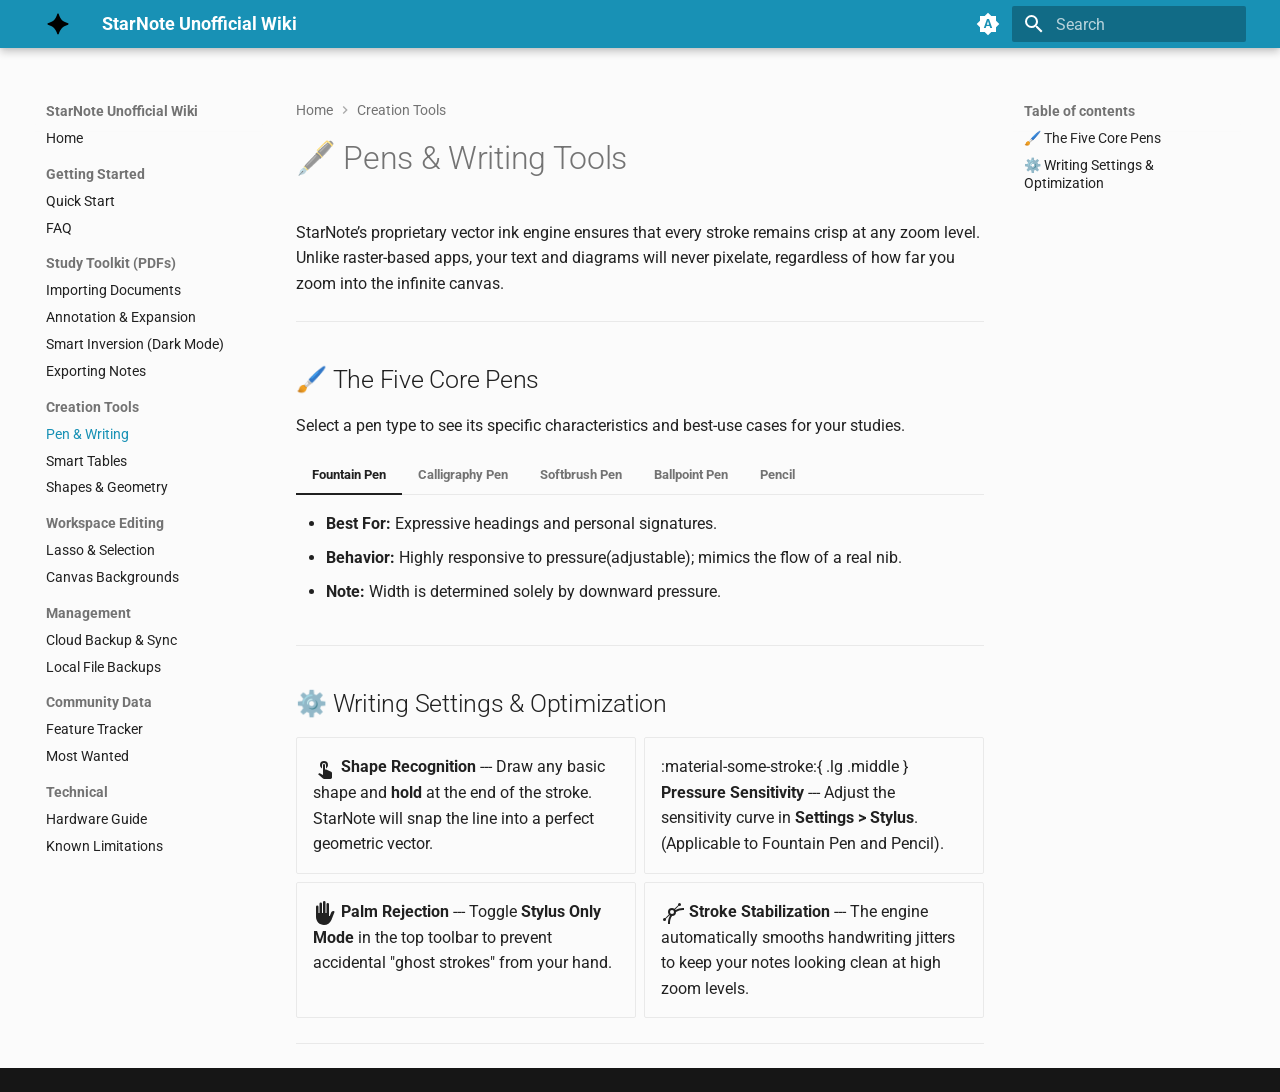
<file: pens/index.html>
<!doctype html>
<html lang="en" class="no-js">
  <head>
    
      <meta charset="utf-8">
      <meta name="viewport" content="width=device-width,initial-scale=1">
      
      
      
      
        <link rel="prev" href="../faq/">
      
      
        <link rel="next" href="../sync/">
      
      
        
      
      
      <link rel="icon" href="../assets/sparkle-fill-24.svg">
      <meta name="generator" content="mkdocs-1.6.1, mkdocs-material-9.7.6">
    
    
      
        <title>Pen & Writing - StarNote Unofficial Wiki</title>
      
    
    
      <link rel="stylesheet" href="../assets/stylesheets/main.484c7ddc.min.css">
      
        
        <link rel="stylesheet" href="../assets/stylesheets/palette.ab4e12ef.min.css">
      
      

  
  
  
  
  <style>:root{--md-annotation-icon:url('data:image/svg+xml;charset=utf-8,%3Csvg%20xmlns%3D%22http%3A//www.w3.org/2000/svg%22%20viewBox%3D%220%200%2024%2024%22%3E%3Cpath%20d%3D%22M18.44%205.559q-1.015%201.748-2.028%203.498-.055-.023-.111-.043a12.098%2012.098%200%200%200-8.68.033C7.537%208.897%205.868%206.026%205.6%205.56a1%201%200%200%200-.141-.19%201.104%201.104%200%200%200-1.768%201.298c1.947%203.37-.096-.216%201.948%203.36.017.03-.495.263-1.393%201.017C2.9%2012.176.452%2014.772%200%2018.99h24a11.7%2011.7%200%200%200-.746-3.068%2012.1%2012.1%200%200%200-2.74-4.184%2012%2012%200%200%200-2.131-1.687c.66-1.122%201.312-2.256%201.965-3.385a1.11%201.11%200%200%200-.008-1.12%201.1%201.1%200%200%200-.852-.532c-.522-.054-.939.313-1.049.545m-.04%208.46c.395.593.324%201.331-.156%201.65-.48.32-1.188.1-1.582-.493s-.324-1.33.156-1.65c.473-.316%201.182-.11%201.582.494m-11.193-.492c.48.32.55%201.058.156%201.65-.394.593-1.103.815-1.584.495-.48-.32-.55-1.058-.156-1.65.4-.603%201.109-.811%201.584-.495%22/%3E%3C/svg%3E');}</style>


    
    
      
    
    
      
        
        
        <link rel="preconnect" href="https://fonts.gstatic.com" crossorigin>
        <link rel="stylesheet" href="https://fonts.googleapis.com/css?family=Roboto:300,300i,400,400i,700,700i%7CRoboto+Mono:400,400i,700,700i&display=fallback">
        <style>:root{--md-text-font:"Roboto";--md-code-font:"Roboto Mono"}</style>
      
    
    
      <link rel="stylesheet" href="../stylesheets/extra.css">
    
    <script>__md_scope=new URL("..",location),__md_hash=e=>[...e].reduce(((e,_)=>(e<<5)-e+_.charCodeAt(0)),0),__md_get=(e,_=localStorage,t=__md_scope)=>JSON.parse(_.getItem(t.pathname+"."+e)),__md_set=(e,_,t=localStorage,a=__md_scope)=>{try{t.setItem(a.pathname+"."+e,JSON.stringify(_))}catch(e){}}</script>
    
      

    
    
  </head>
  
  
    
    
      
    
    
    
    
    <body dir="ltr" data-md-color-scheme="default" data-md-color-primary="indigo" data-md-color-accent="indigo">
  
    
    <input class="md-toggle" data-md-toggle="drawer" type="checkbox" id="__drawer" autocomplete="off">
    <input class="md-toggle" data-md-toggle="search" type="checkbox" id="__search" autocomplete="off">
    <label class="md-overlay" for="__drawer"></label>
    <div data-md-component="skip">
      
        
        <a href="#pens-writing-tools" class="md-skip">
          Skip to content
        </a>
      
    </div>
    <div data-md-component="announce">
      
    </div>
    
    
      

  

<header class="md-header md-header--shadow" data-md-component="header">
  <nav class="md-header__inner md-grid" aria-label="Header">
    <a href=".." title="StarNote Unofficial Wiki" class="md-header__button md-logo" aria-label="StarNote Unofficial Wiki" data-md-component="logo">
      
  <img src="../assets/sparkle-fill-24.svg" alt="logo">

    </a>
    <label class="md-header__button md-icon" for="__drawer">
      
      <svg xmlns="http://www.w3.org/2000/svg" viewBox="0 0 24 24"><path d="M3 6h18v2H3zm0 5h18v2H3zm0 5h18v2H3z"/></svg>
    </label>
    <div class="md-header__title" data-md-component="header-title">
      <div class="md-header__ellipsis">
        <div class="md-header__topic">
          <span class="md-ellipsis">
            StarNote Unofficial Wiki
          </span>
        </div>
        <div class="md-header__topic" data-md-component="header-topic">
          <span class="md-ellipsis">
            
              Pen & Writing
            
          </span>
        </div>
      </div>
    </div>
    
      
        <form class="md-header__option" data-md-component="palette">
  
    
    
    
    <input class="md-option" data-md-color-media="(prefers-color-scheme)" data-md-color-scheme="default" data-md-color-primary="indigo" data-md-color-accent="indigo"  aria-label="Switch to light mode"  type="radio" name="__palette" id="__palette_0">
    
      <label class="md-header__button md-icon" title="Switch to light mode" for="__palette_1" hidden>
        <svg xmlns="http://www.w3.org/2000/svg" viewBox="0 0 24 24"><path d="m14.3 16-.7-2h-3.2l-.7 2H7.8L11 7h2l3.2 9zM20 8.69V4h-4.69L12 .69 8.69 4H4v4.69L.69 12 4 15.31V20h4.69L12 23.31 15.31 20H20v-4.69L23.31 12zm-9.15 3.96h2.3L12 9z"/></svg>
      </label>
    
  
    
    
    
    <input class="md-option" data-md-color-media="(prefers-color-scheme: light)" data-md-color-scheme="default" data-md-color-primary="indigo" data-md-color-accent="indigo"  aria-label="Switch to dark mode"  type="radio" name="__palette" id="__palette_1">
    
      <label class="md-header__button md-icon" title="Switch to dark mode" for="__palette_2" hidden>
        <svg xmlns="http://www.w3.org/2000/svg" viewBox="0 0 24 24"><path d="M12 7a5 5 0 0 1 5 5 5 5 0 0 1-5 5 5 5 0 0 1-5-5 5 5 0 0 1 5-5m0 2a3 3 0 0 0-3 3 3 3 0 0 0 3 3 3 3 0 0 0 3-3 3 3 0 0 0-3-3m0-7 2.39 3.42C13.65 5.15 12.84 5 12 5s-1.65.15-2.39.42zM3.34 7l4.16-.35A7.2 7.2 0 0 0 5.94 8.5c-.44.74-.69 1.5-.83 2.29zm.02 10 1.76-3.77a7.131 7.131 0 0 0 2.38 4.14zM20.65 7l-1.77 3.79a7.02 7.02 0 0 0-2.38-4.15zm-.01 10-4.14.36c.59-.51 1.12-1.14 1.54-1.86.42-.73.69-1.5.83-2.29zM12 22l-2.41-3.44c.74.27 1.55.44 2.41.44.82 0 1.63-.17 2.37-.44z"/></svg>
      </label>
    
  
    
    
    
    <input class="md-option" data-md-color-media="(prefers-color-scheme: dark)" data-md-color-scheme="slate" data-md-color-primary="indigo" data-md-color-accent="indigo"  aria-label="Switch to pure black"  type="radio" name="__palette" id="__palette_2">
    
      <label class="md-header__button md-icon" title="Switch to pure black" for="__palette_0" hidden>
        <svg xmlns="http://www.w3.org/2000/svg" viewBox="0 0 24 24"><path d="m17.75 4.09-2.53 1.94.91 3.06-2.63-1.81-2.63 1.81.91-3.06-2.53-1.94L12.44 4l1.06-3 1.06 3zm3.5 6.91-1.64 1.25.59 1.98-1.7-1.17-1.7 1.17.59-1.98L15.75 11l2.06-.05L18.5 9l.69 1.95zm-2.28 4.95c.83-.08 1.72 1.1 1.19 1.85-.32.45-.66.87-1.08 1.27C15.17 23 8.84 23 4.94 19.07c-3.91-3.9-3.91-10.24 0-14.14.4-.4.82-.76 1.27-1.08.75-.53 1.93.36 1.85 1.19-.27 2.86.69 5.83 2.89 8.02a9.96 9.96 0 0 0 8.02 2.89m-1.64 2.02a12.08 12.08 0 0 1-7.8-3.47c-2.17-2.19-3.33-5-3.49-7.82-2.81 3.14-2.7 7.96.31 10.98 3.02 3.01 7.84 3.12 10.98.31"/></svg>
      </label>
    
  
</form>
      
    
    
      <script>var palette=__md_get("__palette");if(palette&&palette.color){if("(prefers-color-scheme)"===palette.color.media){var media=matchMedia("(prefers-color-scheme: light)"),input=document.querySelector(media.matches?"[data-md-color-media='(prefers-color-scheme: light)']":"[data-md-color-media='(prefers-color-scheme: dark)']");palette.color.media=input.getAttribute("data-md-color-media"),palette.color.scheme=input.getAttribute("data-md-color-scheme"),palette.color.primary=input.getAttribute("data-md-color-primary"),palette.color.accent=input.getAttribute("data-md-color-accent")}for(var[key,value]of Object.entries(palette.color))document.body.setAttribute("data-md-color-"+key,value)}</script>
    
    
    
      
      
        <label class="md-header__button md-icon" for="__search">
          
          <svg xmlns="http://www.w3.org/2000/svg" viewBox="0 0 24 24"><path d="M9.5 3A6.5 6.5 0 0 1 16 9.5c0 1.61-.59 3.09-1.56 4.23l.27.27h.79l5 5-1.5 1.5-5-5v-.79l-.27-.27A6.52 6.52 0 0 1 9.5 16 6.5 6.5 0 0 1 3 9.5 6.5 6.5 0 0 1 9.5 3m0 2C7 5 5 7 5 9.5S7 14 9.5 14 14 12 14 9.5 12 5 9.5 5"/></svg>
        </label>
        <div class="md-search" data-md-component="search" role="dialog">
  <label class="md-search__overlay" for="__search"></label>
  <div class="md-search__inner" role="search">
    <form class="md-search__form" name="search">
      <input type="text" class="md-search__input" name="query" aria-label="Search" placeholder="Search" autocapitalize="off" autocorrect="off" autocomplete="off" spellcheck="false" data-md-component="search-query" required>
      <label class="md-search__icon md-icon" for="__search">
        
        <svg xmlns="http://www.w3.org/2000/svg" viewBox="0 0 24 24"><path d="M9.5 3A6.5 6.5 0 0 1 16 9.5c0 1.61-.59 3.09-1.56 4.23l.27.27h.79l5 5-1.5 1.5-5-5v-.79l-.27-.27A6.52 6.52 0 0 1 9.5 16 6.5 6.5 0 0 1 3 9.5 6.5 6.5 0 0 1 9.5 3m0 2C7 5 5 7 5 9.5S7 14 9.5 14 14 12 14 9.5 12 5 9.5 5"/></svg>
        
        <svg xmlns="http://www.w3.org/2000/svg" viewBox="0 0 24 24"><path d="M20 11v2H8l5.5 5.5-1.42 1.42L4.16 12l7.92-7.92L13.5 5.5 8 11z"/></svg>
      </label>
      <nav class="md-search__options" aria-label="Search">
        
          <a href="javascript:void(0)" class="md-search__icon md-icon" title="Share" aria-label="Share" data-clipboard data-clipboard-text="" data-md-component="search-share" tabindex="-1">
            
            <svg xmlns="http://www.w3.org/2000/svg" viewBox="0 0 24 24"><path d="M18 16.08c-.76 0-1.44.3-1.96.77L8.91 12.7c.05-.23.09-.46.09-.7s-.04-.47-.09-.7l7.05-4.11c.54.5 1.25.81 2.04.81a3 3 0 0 0 3-3 3 3 0 0 0-3-3 3 3 0 0 0-3 3c0 .24.04.47.09.7L8.04 9.81C7.5 9.31 6.79 9 6 9a3 3 0 0 0-3 3 3 3 0 0 0 3 3c.79 0 1.5-.31 2.04-.81l7.12 4.15c-.05.21-.08.43-.08.66 0 1.61 1.31 2.91 2.92 2.91s2.92-1.3 2.92-2.91A2.92 2.92 0 0 0 18 16.08"/></svg>
          </a>
        
        <button type="reset" class="md-search__icon md-icon" title="Clear" aria-label="Clear" tabindex="-1">
          
          <svg xmlns="http://www.w3.org/2000/svg" viewBox="0 0 24 24"><path d="M19 6.41 17.59 5 12 10.59 6.41 5 5 6.41 10.59 12 5 17.59 6.41 19 12 13.41 17.59 19 19 17.59 13.41 12z"/></svg>
        </button>
      </nav>
      
    </form>
    <div class="md-search__output">
      <div class="md-search__scrollwrap" tabindex="0" data-md-scrollfix>
        <div class="md-search-result" data-md-component="search-result">
          <div class="md-search-result__meta">
            Initializing search
          </div>
          <ol class="md-search-result__list" role="presentation"></ol>
        </div>
      </div>
    </div>
  </div>
</div>
      
    
    
  </nav>
  
</header>
    
    <div class="md-container" data-md-component="container">
      
      
        
          
        
      
      <main class="md-main" data-md-component="main">
        <div class="md-main__inner md-grid">
          
            
              
              <div class="md-sidebar md-sidebar--primary" data-md-component="sidebar" data-md-type="navigation" >
                <div class="md-sidebar__scrollwrap">
                  <div class="md-sidebar__inner">
                    



<nav class="md-nav md-nav--primary" aria-label="Navigation" data-md-level="0">
  <label class="md-nav__title" for="__drawer">
    <a href=".." title="StarNote Unofficial Wiki" class="md-nav__button md-logo" aria-label="StarNote Unofficial Wiki" data-md-component="logo">
      
  <img src="../assets/sparkle-fill-24.svg" alt="logo">

    </a>
    StarNote Unofficial Wiki
  </label>
  
  <ul class="md-nav__list" data-md-scrollfix>
    
      
      
  
  
  
  
    <li class="md-nav__item">
      <a href=".." class="md-nav__link">
        
  
  
  <span class="md-ellipsis">
    
  
    Home
  

    
  </span>
  
  

      </a>
    </li>
  

    
      
      
  
  
  
  
    
    
    
    
      
        
        
      
    
    
    <li class="md-nav__item md-nav__item--section md-nav__item--nested">
      
        
        
        <input class="md-nav__toggle md-toggle " type="checkbox" id="__nav_2" >
        
          
          <label class="md-nav__link" for="__nav_2" id="__nav_2_label" tabindex="">
            
  
  
  <span class="md-ellipsis">
    
  
    Getting Started
  

    
  </span>
  
  

            <span class="md-nav__icon md-icon"></span>
          </label>
        
        <nav class="md-nav" data-md-level="1" aria-labelledby="__nav_2_label" aria-expanded="false">
          <label class="md-nav__title" for="__nav_2">
            <span class="md-nav__icon md-icon"></span>
            
  
    Getting Started
  

          </label>
          <ul class="md-nav__list" data-md-scrollfix>
            
              
                
  
  
  
  
    <li class="md-nav__item">
      <a href="../setup/" class="md-nav__link">
        
  
  
  <span class="md-ellipsis">
    
  
    Quick Start
  

    
  </span>
  
  

      </a>
    </li>
  

              
            
              
                
  
  
  
  
    <li class="md-nav__item">
      <a href="../faq/" class="md-nav__link">
        
  
  
  <span class="md-ellipsis">
    
  
    FAQ
  

    
  </span>
  
  

      </a>
    </li>
  

              
            
          </ul>
        </nav>
      
    </li>
  

    
      
      
  
  
  
  
    
    
    
    
      
        
        
      
    
    
    <li class="md-nav__item md-nav__item--section md-nav__item--nested">
      
        
        
        <input class="md-nav__toggle md-toggle " type="checkbox" id="__nav_3" >
        
          
          <label class="md-nav__link" for="__nav_3" id="__nav_3_label" tabindex="">
            
  
  
  <span class="md-ellipsis">
    
  
    Study Toolkit (PDFs)
  

    
  </span>
  
  

            <span class="md-nav__icon md-icon"></span>
          </label>
        
        <nav class="md-nav" data-md-level="1" aria-labelledby="__nav_3_label" aria-expanded="false">
          <label class="md-nav__title" for="__nav_3">
            <span class="md-nav__icon md-icon"></span>
            
  
    Study Toolkit (PDFs)
  

          </label>
          <ul class="md-nav__list" data-md-scrollfix>
            
              
                
  
  
  
  
    <li class="md-nav__item">
      <a href="../pdf_import.md" class="md-nav__link">
        
  
  
  <span class="md-ellipsis">
    
  
    Importing Documents
  

    
  </span>
  
  

      </a>
    </li>
  

              
            
              
                
  
  
  
  
    <li class="md-nav__item">
      <a href="../pdf_tools.md" class="md-nav__link">
        
  
  
  <span class="md-ellipsis">
    
  
    Annotation & Expansion
  

    
  </span>
  
  

      </a>
    </li>
  

              
            
              
                
  
  
  
  
    <li class="md-nav__item">
      <a href="../dark_mode.md" class="md-nav__link">
        
  
  
  <span class="md-ellipsis">
    
  
    Smart Inversion (Dark Mode)
  

    
  </span>
  
  

      </a>
    </li>
  

              
            
              
                
  
  
  
  
    <li class="md-nav__item">
      <a href="../pdf_export.md" class="md-nav__link">
        
  
  
  <span class="md-ellipsis">
    
  
    Exporting Notes
  

    
  </span>
  
  

      </a>
    </li>
  

              
            
          </ul>
        </nav>
      
    </li>
  

    
      
      
  
  
    
  
  
  
    
    
    
    
      
        
        
      
    
    
    <li class="md-nav__item md-nav__item--active md-nav__item--section md-nav__item--nested">
      
        
        
        <input class="md-nav__toggle md-toggle " type="checkbox" id="__nav_4" checked>
        
          
          <label class="md-nav__link" for="__nav_4" id="__nav_4_label" tabindex="">
            
  
  
  <span class="md-ellipsis">
    
  
    Creation Tools
  

    
  </span>
  
  

            <span class="md-nav__icon md-icon"></span>
          </label>
        
        <nav class="md-nav" data-md-level="1" aria-labelledby="__nav_4_label" aria-expanded="true">
          <label class="md-nav__title" for="__nav_4">
            <span class="md-nav__icon md-icon"></span>
            
  
    Creation Tools
  

          </label>
          <ul class="md-nav__list" data-md-scrollfix>
            
              
                
  
  
    
  
  
  
    <li class="md-nav__item md-nav__item--active">
      
      <input class="md-nav__toggle md-toggle" type="checkbox" id="__toc">
      
      
        
      
      
        <label class="md-nav__link md-nav__link--active" for="__toc">
          
  
  
  <span class="md-ellipsis">
    
  
    Pen & Writing
  

    
  </span>
  
  

          <span class="md-nav__icon md-icon"></span>
        </label>
      
      <a href="./" class="md-nav__link md-nav__link--active">
        
  
  
  <span class="md-ellipsis">
    
  
    Pen & Writing
  

    
  </span>
  
  

      </a>
      
        

<nav class="md-nav md-nav--secondary" aria-label="Table of contents">
  
  
  
    
  
  
    <label class="md-nav__title" for="__toc">
      <span class="md-nav__icon md-icon"></span>
      Table of contents
    </label>
    <ul class="md-nav__list" data-md-component="toc" data-md-scrollfix>
      
        <li class="md-nav__item">
  <a href="#the-five-core-pens" class="md-nav__link">
    <span class="md-ellipsis">
      
        🖌️ The Five Core Pens
      
    </span>
  </a>
  
</li>
      
        <li class="md-nav__item">
  <a href="#writing-settings-optimization" class="md-nav__link">
    <span class="md-ellipsis">
      
        ⚙️ Writing Settings &amp; Optimization
      
    </span>
  </a>
  
</li>
      
    </ul>
  
</nav>
      
    </li>
  

              
            
              
                
  
  
  
  
    <li class="md-nav__item">
      <a href="../tables.md" class="md-nav__link">
        
  
  
  <span class="md-ellipsis">
    
  
    Smart Tables
  

    
  </span>
  
  

      </a>
    </li>
  

              
            
              
                
  
  
  
  
    <li class="md-nav__item">
      <a href="../shapes.md" class="md-nav__link">
        
  
  
  <span class="md-ellipsis">
    
  
    Shapes & Geometry
  

    
  </span>
  
  

      </a>
    </li>
  

              
            
          </ul>
        </nav>
      
    </li>
  

    
      
      
  
  
  
  
    
    
    
    
      
        
        
      
    
    
    <li class="md-nav__item md-nav__item--section md-nav__item--nested">
      
        
        
        <input class="md-nav__toggle md-toggle " type="checkbox" id="__nav_5" >
        
          
          <label class="md-nav__link" for="__nav_5" id="__nav_5_label" tabindex="">
            
  
  
  <span class="md-ellipsis">
    
  
    Workspace Editing
  

    
  </span>
  
  

            <span class="md-nav__icon md-icon"></span>
          </label>
        
        <nav class="md-nav" data-md-level="1" aria-labelledby="__nav_5_label" aria-expanded="false">
          <label class="md-nav__title" for="__nav_5">
            <span class="md-nav__icon md-icon"></span>
            
  
    Workspace Editing
  

          </label>
          <ul class="md-nav__list" data-md-scrollfix>
            
              
                
  
  
  
  
    <li class="md-nav__item">
      <a href="../lasso.md" class="md-nav__link">
        
  
  
  <span class="md-ellipsis">
    
  
    Lasso & Selection
  

    
  </span>
  
  

      </a>
    </li>
  

              
            
              
                
  
  
  
  
    <li class="md-nav__item">
      <a href="../templates.md" class="md-nav__link">
        
  
  
  <span class="md-ellipsis">
    
  
    Canvas Backgrounds
  

    
  </span>
  
  

      </a>
    </li>
  

              
            
          </ul>
        </nav>
      
    </li>
  

    
      
      
  
  
  
  
    
    
    
    
      
        
        
      
    
    
    <li class="md-nav__item md-nav__item--section md-nav__item--nested">
      
        
        
        <input class="md-nav__toggle md-toggle " type="checkbox" id="__nav_6" >
        
          
          <label class="md-nav__link" for="__nav_6" id="__nav_6_label" tabindex="">
            
  
  
  <span class="md-ellipsis">
    
  
    Management
  

    
  </span>
  
  

            <span class="md-nav__icon md-icon"></span>
          </label>
        
        <nav class="md-nav" data-md-level="1" aria-labelledby="__nav_6_label" aria-expanded="false">
          <label class="md-nav__title" for="__nav_6">
            <span class="md-nav__icon md-icon"></span>
            
  
    Management
  

          </label>
          <ul class="md-nav__list" data-md-scrollfix>
            
              
                
  
  
  
  
    <li class="md-nav__item">
      <a href="../sync/" class="md-nav__link">
        
  
  
  <span class="md-ellipsis">
    
  
    Cloud Backup & Sync
  

    
  </span>
  
  

      </a>
    </li>
  

              
            
              
                
  
  
  
  
    <li class="md-nav__item">
      <a href="../backups/" class="md-nav__link">
        
  
  
  <span class="md-ellipsis">
    
  
    Local File Backups
  

    
  </span>
  
  

      </a>
    </li>
  

              
            
          </ul>
        </nav>
      
    </li>
  

    
      
      
  
  
  
  
    
    
    
    
      
        
        
      
    
    
    <li class="md-nav__item md-nav__item--section md-nav__item--nested">
      
        
        
        <input class="md-nav__toggle md-toggle " type="checkbox" id="__nav_7" >
        
          
          <label class="md-nav__link" for="__nav_7" id="__nav_7_label" tabindex="">
            
  
  
  <span class="md-ellipsis">
    
  
    Community Data
  

    
  </span>
  
  

            <span class="md-nav__icon md-icon"></span>
          </label>
        
        <nav class="md-nav" data-md-level="1" aria-labelledby="__nav_7_label" aria-expanded="false">
          <label class="md-nav__title" for="__nav_7">
            <span class="md-nav__icon md-icon"></span>
            
  
    Community Data
  

          </label>
          <ul class="md-nav__list" data-md-scrollfix>
            
              
                
  
  
  
  
    <li class="md-nav__item">
      <a href="../roadmap.md" class="md-nav__link">
        
  
  
  <span class="md-ellipsis">
    
  
    Feature Tracker
  

    
  </span>
  
  

      </a>
    </li>
  

              
            
              
                
  
  
  
  
    <li class="md-nav__item">
      <a href="../most_wanted/" class="md-nav__link">
        
  
  
  <span class="md-ellipsis">
    
  
    Most Wanted
  

    
  </span>
  
  

      </a>
    </li>
  

              
            
          </ul>
        </nav>
      
    </li>
  

    
      
      
  
  
  
  
    
    
    
    
      
        
        
      
    
    
    <li class="md-nav__item md-nav__item--section md-nav__item--nested">
      
        
        
        <input class="md-nav__toggle md-toggle " type="checkbox" id="__nav_8" >
        
          
          <label class="md-nav__link" for="__nav_8" id="__nav_8_label" tabindex="">
            
  
  
  <span class="md-ellipsis">
    
  
    Technical
  

    
  </span>
  
  

            <span class="md-nav__icon md-icon"></span>
          </label>
        
        <nav class="md-nav" data-md-level="1" aria-labelledby="__nav_8_label" aria-expanded="false">
          <label class="md-nav__title" for="__nav_8">
            <span class="md-nav__icon md-icon"></span>
            
  
    Technical
  

          </label>
          <ul class="md-nav__list" data-md-scrollfix>
            
              
                
  
  
  
  
    <li class="md-nav__item">
      <a href="../hardware.md" class="md-nav__link">
        
  
  
  <span class="md-ellipsis">
    
  
    Hardware Guide
  

    
  </span>
  
  

      </a>
    </li>
  

              
            
              
                
  
  
  
  
    <li class="md-nav__item">
      <a href="../limitations.md" class="md-nav__link">
        
  
  
  <span class="md-ellipsis">
    
  
    Known Limitations
  

    
  </span>
  
  

      </a>
    </li>
  

              
            
          </ul>
        </nav>
      
    </li>
  

    
  </ul>
</nav>
                  </div>
                </div>
              </div>
            
            
              
              <div class="md-sidebar md-sidebar--secondary" data-md-component="sidebar" data-md-type="toc" >
                <div class="md-sidebar__scrollwrap">
                  <div class="md-sidebar__inner">
                    

<nav class="md-nav md-nav--secondary" aria-label="Table of contents">
  
  
  
    
  
  
    <label class="md-nav__title" for="__toc">
      <span class="md-nav__icon md-icon"></span>
      Table of contents
    </label>
    <ul class="md-nav__list" data-md-component="toc" data-md-scrollfix>
      
        <li class="md-nav__item">
  <a href="#the-five-core-pens" class="md-nav__link">
    <span class="md-ellipsis">
      
        🖌️ The Five Core Pens
      
    </span>
  </a>
  
</li>
      
        <li class="md-nav__item">
  <a href="#writing-settings-optimization" class="md-nav__link">
    <span class="md-ellipsis">
      
        ⚙️ Writing Settings &amp; Optimization
      
    </span>
  </a>
  
</li>
      
    </ul>
  
</nav>
                  </div>
                </div>
              </div>
            
          
          
            <div class="md-content" data-md-component="content">
              
                



  


  <nav class="md-path" aria-label="Navigation" >
    <ol class="md-path__list">
      
        
  
  
    <li class="md-path__item">
      <a href=".." class="md-path__link">
        
  <span class="md-ellipsis">
    Home
  </span>

      </a>
    </li>
  

      
      
        
  
  
    
    
      <li class="md-path__item">
        <a href="./" class="md-path__link">
          
  <span class="md-ellipsis">
    Creation Tools
  </span>

        </a>
      </li>
    
  

      
    </ol>
  </nav>

              
              <article class="md-content__inner md-typeset">
                
                  



<h1 id="pens-writing-tools">🖋️ Pens &amp; Writing Tools</h1>
<p>StarNote’s proprietary vector ink engine ensures that every stroke remains crisp at any zoom level. Unlike raster-based apps, your text and diagrams will never pixelate, regardless of how far you zoom into the infinite canvas.</p>
<hr />
<h2 id="the-five-core-pens">🖌️ The Five Core Pens</h2>
<p>Select a pen type to see its specific characteristics and best-use cases for your studies.</p>
<div class="tabbed-set tabbed-alternate" data-tabs="1:5"><input checked="checked" id="__tabbed_1_1" name="__tabbed_1" type="radio" /><input id="__tabbed_1_2" name="__tabbed_1" type="radio" /><input id="__tabbed_1_3" name="__tabbed_1" type="radio" /><input id="__tabbed_1_4" name="__tabbed_1" type="radio" /><input id="__tabbed_1_5" name="__tabbed_1" type="radio" /><div class="tabbed-labels"><label for="__tabbed_1_1">Fountain Pen</label><label for="__tabbed_1_2">Calligraphy Pen</label><label for="__tabbed_1_3">Softbrush Pen</label><label for="__tabbed_1_4">Ballpoint Pen</label><label for="__tabbed_1_5">Pencil</label></div>
<div class="tabbed-content">
<div class="tabbed-block">
<ul>
<li><strong>Best For:</strong> Expressive headings and personal signatures.</li>
<li><strong>Behavior:</strong> Highly responsive to pressure(adjustable); mimics the flow of a real nib.</li>
<li><strong>Note:</strong> Width is determined solely by downward pressure.</li>
</ul>
</div>
<div class="tabbed-block">
<ul>
<li><strong>Best For:</strong> Titles and stylized labels.</li>
<li><strong>Behavior:</strong> Uses a "chiseled" nib logic where line thickness changes based on the <strong>direction</strong> of your stroke.</li>
<li><strong>Note:</strong> Excellent for making module covers look professional.</li>
</ul>
</div>
<div class="tabbed-block">
<ul>
<li><strong>Best For:</strong> General sketching and bold emphasis.</li>
<li><strong>Behavior:</strong> A softer, more organic edge compared to the technical pens. </li>
<li><strong>Note:</strong> Provides a consistent "inky" feel.</li>
</ul>
</div>
<div class="tabbed-block">
<ul>
<li><strong>Best For:</strong> Technical derivations and active note-taking.</li>
<li><strong>Behavior:</strong> The most stable and predictable pen. It maintains a consistent width regardless of speed or pressure.</li>
</ul>
</div>
<div class="tabbed-block">
<ul>
<li><strong>Best For:</strong> Drafting, brainstorming, and light annotations.</li>
<li><strong>Behavior:</strong> Mimics graphite texture. </li>
<li><strong>Note:</strong> Perfect for initial layouts before "inking" over them with the Ballpoint or Fountain pen.</li>
</ul>
</div>
</div>
</div>
<hr />
<h2 id="writing-settings-optimization">⚙️ Writing Settings &amp; Optimization</h2>
<div class="grid cards">
<ul>
<li>
<p><span class="twemoji lg middle"><svg xmlns="http://www.w3.org/2000/svg" viewBox="0 0 24 24"><path d="M10 9a1 1 0 0 1 1-1 1 1 0 0 1 1 1v4.47l1.21.13 4.94 2.19c.53.24.85.77.85 1.35v4.36c-.03.82-.68 1.47-1.5 1.5H11c-.38 0-.74-.15-1-.43l-4.9-4.2.74-.77c.19-.21.46-.32.74-.32h.22L10 19zm-1 3.44V9a2 2 0 0 1 2-2 2 2 0 0 1 2 2v3.44c1.19-.69 2-1.97 2-3.44a4 4 0 0 0-4-4 4 4 0 0 0-4 4c0 1.47.81 2.75 2 3.44"/></svg></span> <strong>Shape Recognition</strong>
    ---
    Draw any basic shape and <strong>hold</strong> at the end of the stroke. StarNote will snap the line into a perfect geometric vector.</p>
</li>
<li>
<p>:material-some-stroke:{ .lg .middle } <strong>Pressure Sensitivity</strong>
    ---
    Adjust the sensitivity curve in <strong>Settings &gt; Stylus</strong>. (Applicable to Fountain Pen and Pencil).</p>
</li>
<li>
<p><span class="twemoji lg middle"><svg xmlns="http://www.w3.org/2000/svg" viewBox="0 0 24 24"><path d="M3 16V5.75a1.25 1.25 0 0 1 2.5 0V12h1V2.75a1.25 1.25 0 0 1 2.5 0V12h1V1.25a1.25 1.25 0 0 1 2.5 0V12h1V3.25a1.25 1.25 0 0 1 2.5 0V15h.75l1.41-3.53c.22-.55.68-.97 1.24-1.16l.79-.26a1 1 0 0 1 1.24 1.32L18.4 19c-1.21 3-4.14 5-7.4 5-4.42 0-8-3.58-8-8"/></svg></span> <strong>Palm Rejection</strong>
    ---
    Toggle <strong>Stylus Only Mode</strong> in the top toolbar to prevent accidental "ghost strokes" from your hand.</p>
</li>
<li>
<p><span class="twemoji lg middle"><svg xmlns="http://www.w3.org/2000/svg" viewBox="0 0 24 24"><path d="M18.5 2A1.5 1.5 0 0 1 20 3.5 1.5 1.5 0 0 1 18.5 5c-.23 0-.45-.05-.65-.15l-3.69 3.7.34.45c2.19-1.26 4.76-2 7.5-2l1 .03v2.01L22 9c-2.58 0-5 .75-7 2.04A3.96 3.96 0 0 1 11.04 15C9.75 17 9 19.42 9 22l.04 1H7.03L7 22c0-2.74.74-5.31 2-7.5l-.45-.34-3.7 3.69c.1.2.15.42.15.65A1.5 1.5 0 0 1 3.5 20 1.5 1.5 0 0 1 2 18.5 1.5 1.5 0 0 1 3.5 17c.23 0 .45.05.65.15l3.69-3.7C7.31 12.78 7 11.92 7 11a4 4 0 0 1 4-4c.92 0 1.78.31 2.45.84l3.7-3.69c-.1-.2-.15-.42-.15-.65A1.5 1.5 0 0 1 18.5 2M11 9a2 2 0 0 0-2 2 2 2 0 0 0 2 2 2 2 0 0 0 2-2 2 2 0 0 0-2-2"/></svg></span> <strong>Stroke Stabilization</strong>
    ---
    The engine automatically smooths handwriting jitters to keep your notes looking clean at high zoom levels.</p>
</li>
</ul>
</div>
<hr />












                
              </article>
            </div>
          
          
<script>var target=document.getElementById(location.hash.slice(1));target&&target.name&&(target.checked=target.name.startsWith("__tabbed_"))</script>
        </div>
        
          <button type="button" class="md-top md-icon" data-md-component="top" hidden>
  
  <svg xmlns="http://www.w3.org/2000/svg" viewBox="0 0 24 24"><path d="M13 20h-2V8l-5.5 5.5-1.42-1.42L12 4.16l7.92 7.92-1.42 1.42L13 8z"/></svg>
  Back to top
</button>
        
      </main>
      
        <footer class="md-footer">
  
  <div class="md-footer-meta md-typeset">
    <div class="md-footer-meta__inner md-grid">
      <div class="md-copyright">
  
  
</div>
      
    </div>
  </div>
</footer>
      
    </div>
    <div class="md-dialog" data-md-component="dialog">
      <div class="md-dialog__inner md-typeset"></div>
    </div>
    
    
    
      
      
      <script id="__config" type="application/json">{"annotate": null, "base": "..", "features": ["navigation.path", "navigation.sections", "navigation.top", "search.highlight", "search.share", "content.code.copy", "content.tooltips", "navigation.instant", "navigation.preview"], "search": "../assets/javascripts/workers/search.2c215733.min.js", "tags": null, "translations": {"clipboard.copied": "Copied to clipboard", "clipboard.copy": "Copy to clipboard", "search.result.more.one": "1 more on this page", "search.result.more.other": "# more on this page", "search.result.none": "No matching documents", "search.result.one": "1 matching document", "search.result.other": "# matching documents", "search.result.placeholder": "Type to start searching", "search.result.term.missing": "Missing", "select.version": "Select version"}, "version": null}</script>
    
    
      <script src="../assets/javascripts/bundle.79ae519e.min.js"></script>
      
        <script src="../javascripts/markmap-force-dark.js"></script>
      
    
  </body>
</html>
</file>
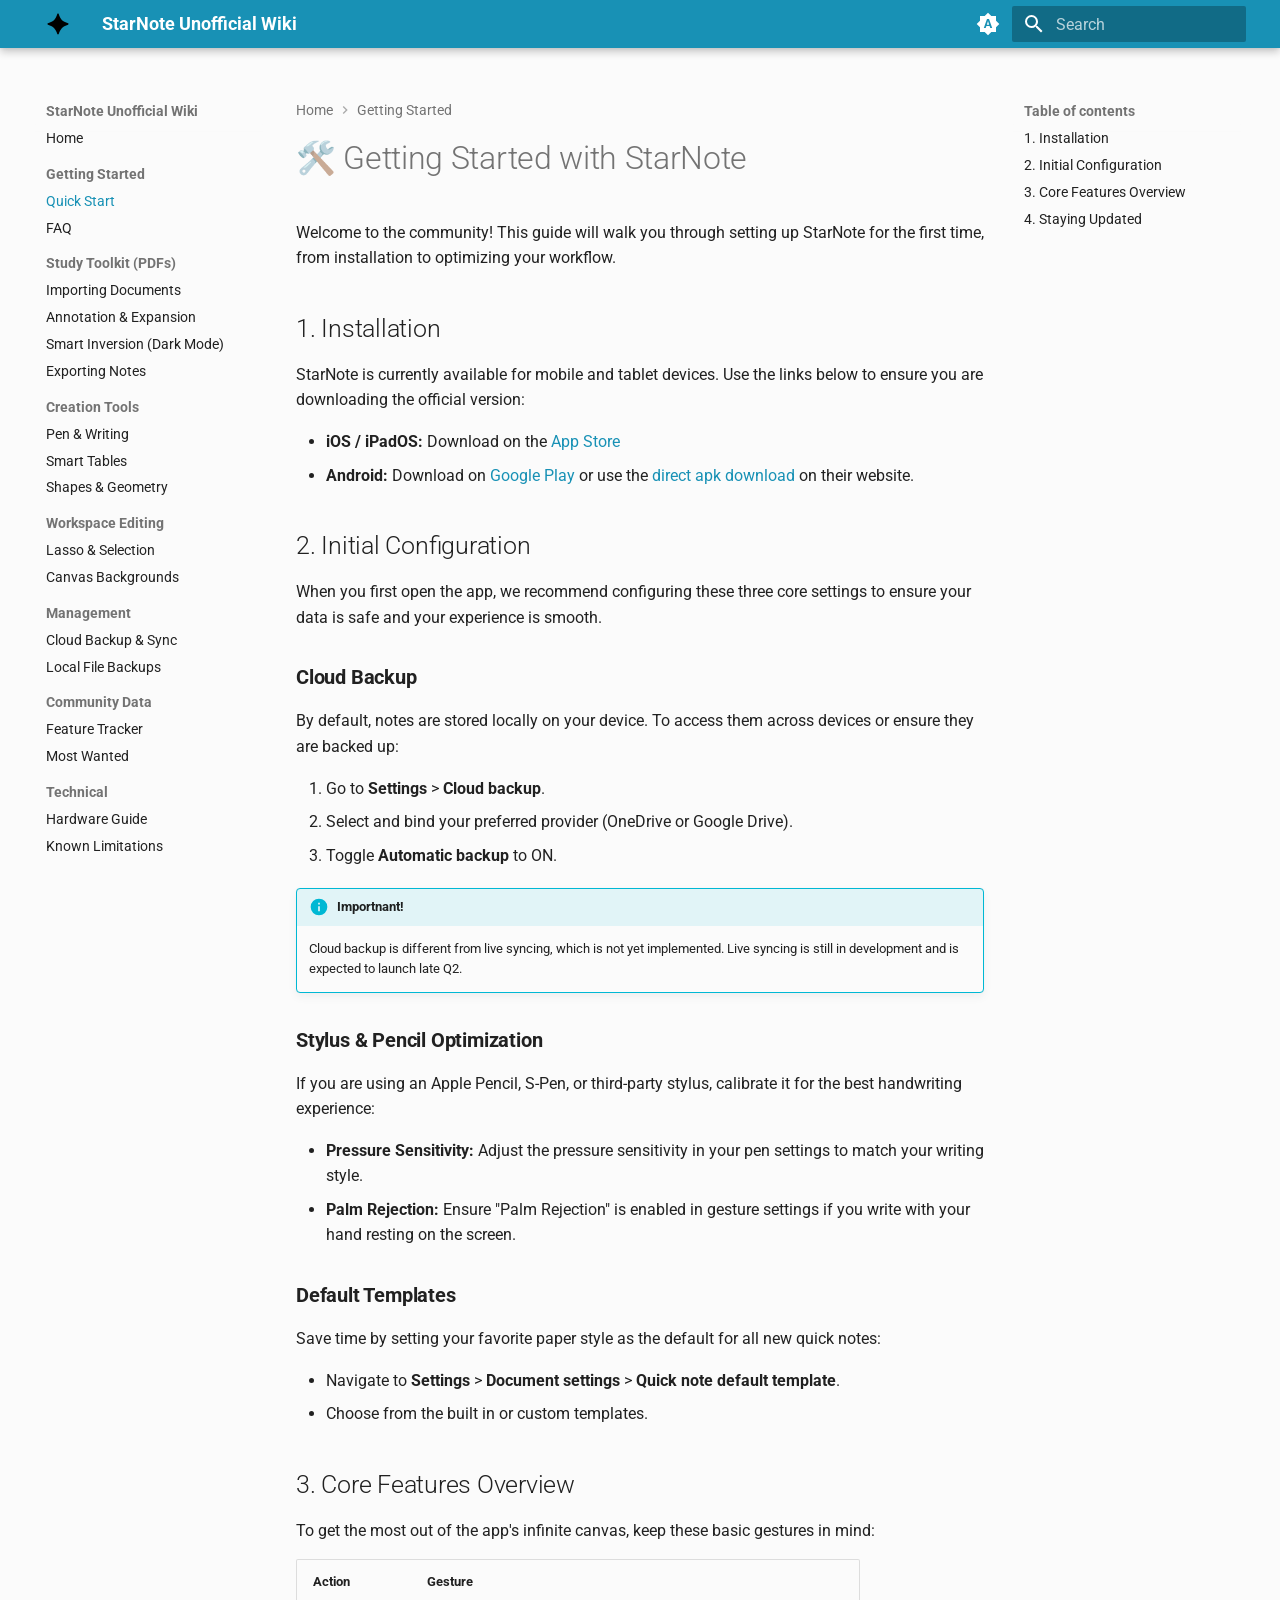
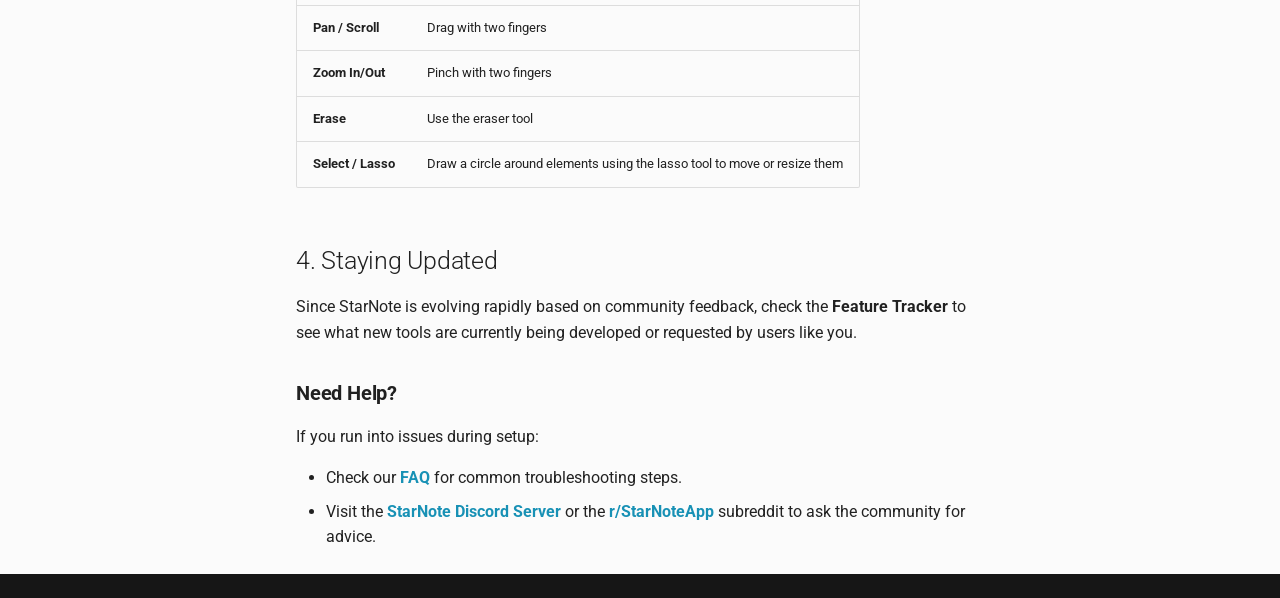
<file: setup/index.html>
<!doctype html>
<html lang="en" class="no-js">
  <head>
    
      <meta charset="utf-8">
      <meta name="viewport" content="width=device-width,initial-scale=1">
      
      
      
      
        <link rel="prev" href="..">
      
      
        <link rel="next" href="../faq/">
      
      
        
      
      
      <link rel="icon" href="../assets/sparkle-fill-24.svg">
      <meta name="generator" content="mkdocs-1.6.1, mkdocs-material-9.7.6">
    
    
      
        <title>Quick Start - StarNote Unofficial Wiki</title>
      
    
    
      <link rel="stylesheet" href="../assets/stylesheets/main.484c7ddc.min.css">
      
        
        <link rel="stylesheet" href="../assets/stylesheets/palette.ab4e12ef.min.css">
      
      

  
  
  
  
  <style>:root{--md-annotation-icon:url('data:image/svg+xml;charset=utf-8,%3Csvg%20xmlns%3D%22http%3A//www.w3.org/2000/svg%22%20viewBox%3D%220%200%2024%2024%22%3E%3Cpath%20d%3D%22M18.44%205.559q-1.015%201.748-2.028%203.498-.055-.023-.111-.043a12.098%2012.098%200%200%200-8.68.033C7.537%208.897%205.868%206.026%205.6%205.56a1%201%200%200%200-.141-.19%201.104%201.104%200%200%200-1.768%201.298c1.947%203.37-.096-.216%201.948%203.36.017.03-.495.263-1.393%201.017C2.9%2012.176.452%2014.772%200%2018.99h24a11.7%2011.7%200%200%200-.746-3.068%2012.1%2012.1%200%200%200-2.74-4.184%2012%2012%200%200%200-2.131-1.687c.66-1.122%201.312-2.256%201.965-3.385a1.11%201.11%200%200%200-.008-1.12%201.1%201.1%200%200%200-.852-.532c-.522-.054-.939.313-1.049.545m-.04%208.46c.395.593.324%201.331-.156%201.65-.48.32-1.188.1-1.582-.493s-.324-1.33.156-1.65c.473-.316%201.182-.11%201.582.494m-11.193-.492c.48.32.55%201.058.156%201.65-.394.593-1.103.815-1.584.495-.48-.32-.55-1.058-.156-1.65.4-.603%201.109-.811%201.584-.495%22/%3E%3C/svg%3E');}</style>


    
    
      
    
    
      
        
        
        <link rel="preconnect" href="https://fonts.gstatic.com" crossorigin>
        <link rel="stylesheet" href="https://fonts.googleapis.com/css?family=Roboto:300,300i,400,400i,700,700i%7CRoboto+Mono:400,400i,700,700i&display=fallback">
        <style>:root{--md-text-font:"Roboto";--md-code-font:"Roboto Mono"}</style>
      
    
    
      <link rel="stylesheet" href="../stylesheets/extra.css">
    
    <script>__md_scope=new URL("..",location),__md_hash=e=>[...e].reduce(((e,_)=>(e<<5)-e+_.charCodeAt(0)),0),__md_get=(e,_=localStorage,t=__md_scope)=>JSON.parse(_.getItem(t.pathname+"."+e)),__md_set=(e,_,t=localStorage,a=__md_scope)=>{try{t.setItem(a.pathname+"."+e,JSON.stringify(_))}catch(e){}}</script>
    
      

    
    
  </head>
  
  
    
    
      
    
    
    
    
    <body dir="ltr" data-md-color-scheme="default" data-md-color-primary="indigo" data-md-color-accent="indigo">
  
    
    <input class="md-toggle" data-md-toggle="drawer" type="checkbox" id="__drawer" autocomplete="off">
    <input class="md-toggle" data-md-toggle="search" type="checkbox" id="__search" autocomplete="off">
    <label class="md-overlay" for="__drawer"></label>
    <div data-md-component="skip">
      
        
        <a href="#getting-started-with-starnote" class="md-skip">
          Skip to content
        </a>
      
    </div>
    <div data-md-component="announce">
      
    </div>
    
    
      

  

<header class="md-header md-header--shadow" data-md-component="header">
  <nav class="md-header__inner md-grid" aria-label="Header">
    <a href=".." title="StarNote Unofficial Wiki" class="md-header__button md-logo" aria-label="StarNote Unofficial Wiki" data-md-component="logo">
      
  <img src="../assets/sparkle-fill-24.svg" alt="logo">

    </a>
    <label class="md-header__button md-icon" for="__drawer">
      
      <svg xmlns="http://www.w3.org/2000/svg" viewBox="0 0 24 24"><path d="M3 6h18v2H3zm0 5h18v2H3zm0 5h18v2H3z"/></svg>
    </label>
    <div class="md-header__title" data-md-component="header-title">
      <div class="md-header__ellipsis">
        <div class="md-header__topic">
          <span class="md-ellipsis">
            StarNote Unofficial Wiki
          </span>
        </div>
        <div class="md-header__topic" data-md-component="header-topic">
          <span class="md-ellipsis">
            
              Quick Start
            
          </span>
        </div>
      </div>
    </div>
    
      
        <form class="md-header__option" data-md-component="palette">
  
    
    
    
    <input class="md-option" data-md-color-media="(prefers-color-scheme)" data-md-color-scheme="default" data-md-color-primary="indigo" data-md-color-accent="indigo"  aria-label="Switch to light mode"  type="radio" name="__palette" id="__palette_0">
    
      <label class="md-header__button md-icon" title="Switch to light mode" for="__palette_1" hidden>
        <svg xmlns="http://www.w3.org/2000/svg" viewBox="0 0 24 24"><path d="m14.3 16-.7-2h-3.2l-.7 2H7.8L11 7h2l3.2 9zM20 8.69V4h-4.69L12 .69 8.69 4H4v4.69L.69 12 4 15.31V20h4.69L12 23.31 15.31 20H20v-4.69L23.31 12zm-9.15 3.96h2.3L12 9z"/></svg>
      </label>
    
  
    
    
    
    <input class="md-option" data-md-color-media="(prefers-color-scheme: light)" data-md-color-scheme="default" data-md-color-primary="indigo" data-md-color-accent="indigo"  aria-label="Switch to dark mode"  type="radio" name="__palette" id="__palette_1">
    
      <label class="md-header__button md-icon" title="Switch to dark mode" for="__palette_2" hidden>
        <svg xmlns="http://www.w3.org/2000/svg" viewBox="0 0 24 24"><path d="M12 7a5 5 0 0 1 5 5 5 5 0 0 1-5 5 5 5 0 0 1-5-5 5 5 0 0 1 5-5m0 2a3 3 0 0 0-3 3 3 3 0 0 0 3 3 3 3 0 0 0 3-3 3 3 0 0 0-3-3m0-7 2.39 3.42C13.65 5.15 12.84 5 12 5s-1.65.15-2.39.42zM3.34 7l4.16-.35A7.2 7.2 0 0 0 5.94 8.5c-.44.74-.69 1.5-.83 2.29zm.02 10 1.76-3.77a7.131 7.131 0 0 0 2.38 4.14zM20.65 7l-1.77 3.79a7.02 7.02 0 0 0-2.38-4.15zm-.01 10-4.14.36c.59-.51 1.12-1.14 1.54-1.86.42-.73.69-1.5.83-2.29zM12 22l-2.41-3.44c.74.27 1.55.44 2.41.44.82 0 1.63-.17 2.37-.44z"/></svg>
      </label>
    
  
    
    
    
    <input class="md-option" data-md-color-media="(prefers-color-scheme: dark)" data-md-color-scheme="slate" data-md-color-primary="indigo" data-md-color-accent="indigo"  aria-label="Switch to pure black"  type="radio" name="__palette" id="__palette_2">
    
      <label class="md-header__button md-icon" title="Switch to pure black" for="__palette_0" hidden>
        <svg xmlns="http://www.w3.org/2000/svg" viewBox="0 0 24 24"><path d="m17.75 4.09-2.53 1.94.91 3.06-2.63-1.81-2.63 1.81.91-3.06-2.53-1.94L12.44 4l1.06-3 1.06 3zm3.5 6.91-1.64 1.25.59 1.98-1.7-1.17-1.7 1.17.59-1.98L15.75 11l2.06-.05L18.5 9l.69 1.95zm-2.28 4.95c.83-.08 1.72 1.1 1.19 1.85-.32.45-.66.87-1.08 1.27C15.17 23 8.84 23 4.94 19.07c-3.91-3.9-3.91-10.24 0-14.14.4-.4.82-.76 1.27-1.08.75-.53 1.93.36 1.85 1.19-.27 2.86.69 5.83 2.89 8.02a9.96 9.96 0 0 0 8.02 2.89m-1.64 2.02a12.08 12.08 0 0 1-7.8-3.47c-2.17-2.19-3.33-5-3.49-7.82-2.81 3.14-2.7 7.96.31 10.98 3.02 3.01 7.84 3.12 10.98.31"/></svg>
      </label>
    
  
</form>
      
    
    
      <script>var palette=__md_get("__palette");if(palette&&palette.color){if("(prefers-color-scheme)"===palette.color.media){var media=matchMedia("(prefers-color-scheme: light)"),input=document.querySelector(media.matches?"[data-md-color-media='(prefers-color-scheme: light)']":"[data-md-color-media='(prefers-color-scheme: dark)']");palette.color.media=input.getAttribute("data-md-color-media"),palette.color.scheme=input.getAttribute("data-md-color-scheme"),palette.color.primary=input.getAttribute("data-md-color-primary"),palette.color.accent=input.getAttribute("data-md-color-accent")}for(var[key,value]of Object.entries(palette.color))document.body.setAttribute("data-md-color-"+key,value)}</script>
    
    
    
      
      
        <label class="md-header__button md-icon" for="__search">
          
          <svg xmlns="http://www.w3.org/2000/svg" viewBox="0 0 24 24"><path d="M9.5 3A6.5 6.5 0 0 1 16 9.5c0 1.61-.59 3.09-1.56 4.23l.27.27h.79l5 5-1.5 1.5-5-5v-.79l-.27-.27A6.52 6.52 0 0 1 9.5 16 6.5 6.5 0 0 1 3 9.5 6.5 6.5 0 0 1 9.5 3m0 2C7 5 5 7 5 9.5S7 14 9.5 14 14 12 14 9.5 12 5 9.5 5"/></svg>
        </label>
        <div class="md-search" data-md-component="search" role="dialog">
  <label class="md-search__overlay" for="__search"></label>
  <div class="md-search__inner" role="search">
    <form class="md-search__form" name="search">
      <input type="text" class="md-search__input" name="query" aria-label="Search" placeholder="Search" autocapitalize="off" autocorrect="off" autocomplete="off" spellcheck="false" data-md-component="search-query" required>
      <label class="md-search__icon md-icon" for="__search">
        
        <svg xmlns="http://www.w3.org/2000/svg" viewBox="0 0 24 24"><path d="M9.5 3A6.5 6.5 0 0 1 16 9.5c0 1.61-.59 3.09-1.56 4.23l.27.27h.79l5 5-1.5 1.5-5-5v-.79l-.27-.27A6.52 6.52 0 0 1 9.5 16 6.5 6.5 0 0 1 3 9.5 6.5 6.5 0 0 1 9.5 3m0 2C7 5 5 7 5 9.5S7 14 9.5 14 14 12 14 9.5 12 5 9.5 5"/></svg>
        
        <svg xmlns="http://www.w3.org/2000/svg" viewBox="0 0 24 24"><path d="M20 11v2H8l5.5 5.5-1.42 1.42L4.16 12l7.92-7.92L13.5 5.5 8 11z"/></svg>
      </label>
      <nav class="md-search__options" aria-label="Search">
        
          <a href="javascript:void(0)" class="md-search__icon md-icon" title="Share" aria-label="Share" data-clipboard data-clipboard-text="" data-md-component="search-share" tabindex="-1">
            
            <svg xmlns="http://www.w3.org/2000/svg" viewBox="0 0 24 24"><path d="M18 16.08c-.76 0-1.44.3-1.96.77L8.91 12.7c.05-.23.09-.46.09-.7s-.04-.47-.09-.7l7.05-4.11c.54.5 1.25.81 2.04.81a3 3 0 0 0 3-3 3 3 0 0 0-3-3 3 3 0 0 0-3 3c0 .24.04.47.09.7L8.04 9.81C7.5 9.31 6.79 9 6 9a3 3 0 0 0-3 3 3 3 0 0 0 3 3c.79 0 1.5-.31 2.04-.81l7.12 4.15c-.05.21-.08.43-.08.66 0 1.61 1.31 2.91 2.92 2.91s2.92-1.3 2.92-2.91A2.92 2.92 0 0 0 18 16.08"/></svg>
          </a>
        
        <button type="reset" class="md-search__icon md-icon" title="Clear" aria-label="Clear" tabindex="-1">
          
          <svg xmlns="http://www.w3.org/2000/svg" viewBox="0 0 24 24"><path d="M19 6.41 17.59 5 12 10.59 6.41 5 5 6.41 10.59 12 5 17.59 6.41 19 12 13.41 17.59 19 19 17.59 13.41 12z"/></svg>
        </button>
      </nav>
      
    </form>
    <div class="md-search__output">
      <div class="md-search__scrollwrap" tabindex="0" data-md-scrollfix>
        <div class="md-search-result" data-md-component="search-result">
          <div class="md-search-result__meta">
            Initializing search
          </div>
          <ol class="md-search-result__list" role="presentation"></ol>
        </div>
      </div>
    </div>
  </div>
</div>
      
    
    
  </nav>
  
</header>
    
    <div class="md-container" data-md-component="container">
      
      
        
          
        
      
      <main class="md-main" data-md-component="main">
        <div class="md-main__inner md-grid">
          
            
              
              <div class="md-sidebar md-sidebar--primary" data-md-component="sidebar" data-md-type="navigation" >
                <div class="md-sidebar__scrollwrap">
                  <div class="md-sidebar__inner">
                    



<nav class="md-nav md-nav--primary" aria-label="Navigation" data-md-level="0">
  <label class="md-nav__title" for="__drawer">
    <a href=".." title="StarNote Unofficial Wiki" class="md-nav__button md-logo" aria-label="StarNote Unofficial Wiki" data-md-component="logo">
      
  <img src="../assets/sparkle-fill-24.svg" alt="logo">

    </a>
    StarNote Unofficial Wiki
  </label>
  
  <ul class="md-nav__list" data-md-scrollfix>
    
      
      
  
  
  
  
    <li class="md-nav__item">
      <a href=".." class="md-nav__link">
        
  
  
  <span class="md-ellipsis">
    
  
    Home
  

    
  </span>
  
  

      </a>
    </li>
  

    
      
      
  
  
    
  
  
  
    
    
    
    
      
        
        
      
    
    
    <li class="md-nav__item md-nav__item--active md-nav__item--section md-nav__item--nested">
      
        
        
        <input class="md-nav__toggle md-toggle " type="checkbox" id="__nav_2" checked>
        
          
          <label class="md-nav__link" for="__nav_2" id="__nav_2_label" tabindex="">
            
  
  
  <span class="md-ellipsis">
    
  
    Getting Started
  

    
  </span>
  
  

            <span class="md-nav__icon md-icon"></span>
          </label>
        
        <nav class="md-nav" data-md-level="1" aria-labelledby="__nav_2_label" aria-expanded="true">
          <label class="md-nav__title" for="__nav_2">
            <span class="md-nav__icon md-icon"></span>
            
  
    Getting Started
  

          </label>
          <ul class="md-nav__list" data-md-scrollfix>
            
              
                
  
  
    
  
  
  
    <li class="md-nav__item md-nav__item--active">
      
      <input class="md-nav__toggle md-toggle" type="checkbox" id="__toc">
      
      
        
      
      
        <label class="md-nav__link md-nav__link--active" for="__toc">
          
  
  
  <span class="md-ellipsis">
    
  
    Quick Start
  

    
  </span>
  
  

          <span class="md-nav__icon md-icon"></span>
        </label>
      
      <a href="./" class="md-nav__link md-nav__link--active">
        
  
  
  <span class="md-ellipsis">
    
  
    Quick Start
  

    
  </span>
  
  

      </a>
      
        

<nav class="md-nav md-nav--secondary" aria-label="Table of contents">
  
  
  
    
  
  
    <label class="md-nav__title" for="__toc">
      <span class="md-nav__icon md-icon"></span>
      Table of contents
    </label>
    <ul class="md-nav__list" data-md-component="toc" data-md-scrollfix>
      
        <li class="md-nav__item">
  <a href="#1-installation" class="md-nav__link">
    <span class="md-ellipsis">
      
        1. Installation
      
    </span>
  </a>
  
</li>
      
        <li class="md-nav__item">
  <a href="#2-initial-configuration" class="md-nav__link">
    <span class="md-ellipsis">
      
        2. Initial Configuration
      
    </span>
  </a>
  
</li>
      
        <li class="md-nav__item">
  <a href="#3-core-features-overview" class="md-nav__link">
    <span class="md-ellipsis">
      
        3. Core Features Overview
      
    </span>
  </a>
  
</li>
      
        <li class="md-nav__item">
  <a href="#4-staying-updated" class="md-nav__link">
    <span class="md-ellipsis">
      
        4. Staying Updated
      
    </span>
  </a>
  
</li>
      
    </ul>
  
</nav>
      
    </li>
  

              
            
              
                
  
  
  
  
    <li class="md-nav__item">
      <a href="../faq/" class="md-nav__link">
        
  
  
  <span class="md-ellipsis">
    
  
    FAQ
  

    
  </span>
  
  

      </a>
    </li>
  

              
            
          </ul>
        </nav>
      
    </li>
  

    
      
      
  
  
  
  
    
    
    
    
      
        
        
      
    
    
    <li class="md-nav__item md-nav__item--section md-nav__item--nested">
      
        
        
        <input class="md-nav__toggle md-toggle " type="checkbox" id="__nav_3" >
        
          
          <label class="md-nav__link" for="__nav_3" id="__nav_3_label" tabindex="">
            
  
  
  <span class="md-ellipsis">
    
  
    Study Toolkit (PDFs)
  

    
  </span>
  
  

            <span class="md-nav__icon md-icon"></span>
          </label>
        
        <nav class="md-nav" data-md-level="1" aria-labelledby="__nav_3_label" aria-expanded="false">
          <label class="md-nav__title" for="__nav_3">
            <span class="md-nav__icon md-icon"></span>
            
  
    Study Toolkit (PDFs)
  

          </label>
          <ul class="md-nav__list" data-md-scrollfix>
            
              
                
  
  
  
  
    <li class="md-nav__item">
      <a href="../pdf_import.md" class="md-nav__link">
        
  
  
  <span class="md-ellipsis">
    
  
    Importing Documents
  

    
  </span>
  
  

      </a>
    </li>
  

              
            
              
                
  
  
  
  
    <li class="md-nav__item">
      <a href="../pdf_tools.md" class="md-nav__link">
        
  
  
  <span class="md-ellipsis">
    
  
    Annotation & Expansion
  

    
  </span>
  
  

      </a>
    </li>
  

              
            
              
                
  
  
  
  
    <li class="md-nav__item">
      <a href="../dark_mode.md" class="md-nav__link">
        
  
  
  <span class="md-ellipsis">
    
  
    Smart Inversion (Dark Mode)
  

    
  </span>
  
  

      </a>
    </li>
  

              
            
              
                
  
  
  
  
    <li class="md-nav__item">
      <a href="../pdf_export.md" class="md-nav__link">
        
  
  
  <span class="md-ellipsis">
    
  
    Exporting Notes
  

    
  </span>
  
  

      </a>
    </li>
  

              
            
          </ul>
        </nav>
      
    </li>
  

    
      
      
  
  
  
  
    
    
    
    
      
        
        
      
    
    
    <li class="md-nav__item md-nav__item--section md-nav__item--nested">
      
        
        
        <input class="md-nav__toggle md-toggle " type="checkbox" id="__nav_4" >
        
          
          <label class="md-nav__link" for="__nav_4" id="__nav_4_label" tabindex="">
            
  
  
  <span class="md-ellipsis">
    
  
    Creation Tools
  

    
  </span>
  
  

            <span class="md-nav__icon md-icon"></span>
          </label>
        
        <nav class="md-nav" data-md-level="1" aria-labelledby="__nav_4_label" aria-expanded="false">
          <label class="md-nav__title" for="__nav_4">
            <span class="md-nav__icon md-icon"></span>
            
  
    Creation Tools
  

          </label>
          <ul class="md-nav__list" data-md-scrollfix>
            
              
                
  
  
  
  
    <li class="md-nav__item">
      <a href="../pens/" class="md-nav__link">
        
  
  
  <span class="md-ellipsis">
    
  
    Pen & Writing
  

    
  </span>
  
  

      </a>
    </li>
  

              
            
              
                
  
  
  
  
    <li class="md-nav__item">
      <a href="../tables.md" class="md-nav__link">
        
  
  
  <span class="md-ellipsis">
    
  
    Smart Tables
  

    
  </span>
  
  

      </a>
    </li>
  

              
            
              
                
  
  
  
  
    <li class="md-nav__item">
      <a href="../shapes.md" class="md-nav__link">
        
  
  
  <span class="md-ellipsis">
    
  
    Shapes & Geometry
  

    
  </span>
  
  

      </a>
    </li>
  

              
            
          </ul>
        </nav>
      
    </li>
  

    
      
      
  
  
  
  
    
    
    
    
      
        
        
      
    
    
    <li class="md-nav__item md-nav__item--section md-nav__item--nested">
      
        
        
        <input class="md-nav__toggle md-toggle " type="checkbox" id="__nav_5" >
        
          
          <label class="md-nav__link" for="__nav_5" id="__nav_5_label" tabindex="">
            
  
  
  <span class="md-ellipsis">
    
  
    Workspace Editing
  

    
  </span>
  
  

            <span class="md-nav__icon md-icon"></span>
          </label>
        
        <nav class="md-nav" data-md-level="1" aria-labelledby="__nav_5_label" aria-expanded="false">
          <label class="md-nav__title" for="__nav_5">
            <span class="md-nav__icon md-icon"></span>
            
  
    Workspace Editing
  

          </label>
          <ul class="md-nav__list" data-md-scrollfix>
            
              
                
  
  
  
  
    <li class="md-nav__item">
      <a href="../lasso.md" class="md-nav__link">
        
  
  
  <span class="md-ellipsis">
    
  
    Lasso & Selection
  

    
  </span>
  
  

      </a>
    </li>
  

              
            
              
                
  
  
  
  
    <li class="md-nav__item">
      <a href="../templates.md" class="md-nav__link">
        
  
  
  <span class="md-ellipsis">
    
  
    Canvas Backgrounds
  

    
  </span>
  
  

      </a>
    </li>
  

              
            
          </ul>
        </nav>
      
    </li>
  

    
      
      
  
  
  
  
    
    
    
    
      
        
        
      
    
    
    <li class="md-nav__item md-nav__item--section md-nav__item--nested">
      
        
        
        <input class="md-nav__toggle md-toggle " type="checkbox" id="__nav_6" >
        
          
          <label class="md-nav__link" for="__nav_6" id="__nav_6_label" tabindex="">
            
  
  
  <span class="md-ellipsis">
    
  
    Management
  

    
  </span>
  
  

            <span class="md-nav__icon md-icon"></span>
          </label>
        
        <nav class="md-nav" data-md-level="1" aria-labelledby="__nav_6_label" aria-expanded="false">
          <label class="md-nav__title" for="__nav_6">
            <span class="md-nav__icon md-icon"></span>
            
  
    Management
  

          </label>
          <ul class="md-nav__list" data-md-scrollfix>
            
              
                
  
  
  
  
    <li class="md-nav__item">
      <a href="../sync/" class="md-nav__link">
        
  
  
  <span class="md-ellipsis">
    
  
    Cloud Backup & Sync
  

    
  </span>
  
  

      </a>
    </li>
  

              
            
              
                
  
  
  
  
    <li class="md-nav__item">
      <a href="../backups/" class="md-nav__link">
        
  
  
  <span class="md-ellipsis">
    
  
    Local File Backups
  

    
  </span>
  
  

      </a>
    </li>
  

              
            
          </ul>
        </nav>
      
    </li>
  

    
      
      
  
  
  
  
    
    
    
    
      
        
        
      
    
    
    <li class="md-nav__item md-nav__item--section md-nav__item--nested">
      
        
        
        <input class="md-nav__toggle md-toggle " type="checkbox" id="__nav_7" >
        
          
          <label class="md-nav__link" for="__nav_7" id="__nav_7_label" tabindex="">
            
  
  
  <span class="md-ellipsis">
    
  
    Community Data
  

    
  </span>
  
  

            <span class="md-nav__icon md-icon"></span>
          </label>
        
        <nav class="md-nav" data-md-level="1" aria-labelledby="__nav_7_label" aria-expanded="false">
          <label class="md-nav__title" for="__nav_7">
            <span class="md-nav__icon md-icon"></span>
            
  
    Community Data
  

          </label>
          <ul class="md-nav__list" data-md-scrollfix>
            
              
                
  
  
  
  
    <li class="md-nav__item">
      <a href="../roadmap.md" class="md-nav__link">
        
  
  
  <span class="md-ellipsis">
    
  
    Feature Tracker
  

    
  </span>
  
  

      </a>
    </li>
  

              
            
              
                
  
  
  
  
    <li class="md-nav__item">
      <a href="../most_wanted/" class="md-nav__link">
        
  
  
  <span class="md-ellipsis">
    
  
    Most Wanted
  

    
  </span>
  
  

      </a>
    </li>
  

              
            
          </ul>
        </nav>
      
    </li>
  

    
      
      
  
  
  
  
    
    
    
    
      
        
        
      
    
    
    <li class="md-nav__item md-nav__item--section md-nav__item--nested">
      
        
        
        <input class="md-nav__toggle md-toggle " type="checkbox" id="__nav_8" >
        
          
          <label class="md-nav__link" for="__nav_8" id="__nav_8_label" tabindex="">
            
  
  
  <span class="md-ellipsis">
    
  
    Technical
  

    
  </span>
  
  

            <span class="md-nav__icon md-icon"></span>
          </label>
        
        <nav class="md-nav" data-md-level="1" aria-labelledby="__nav_8_label" aria-expanded="false">
          <label class="md-nav__title" for="__nav_8">
            <span class="md-nav__icon md-icon"></span>
            
  
    Technical
  

          </label>
          <ul class="md-nav__list" data-md-scrollfix>
            
              
                
  
  
  
  
    <li class="md-nav__item">
      <a href="../hardware.md" class="md-nav__link">
        
  
  
  <span class="md-ellipsis">
    
  
    Hardware Guide
  

    
  </span>
  
  

      </a>
    </li>
  

              
            
              
                
  
  
  
  
    <li class="md-nav__item">
      <a href="../limitations.md" class="md-nav__link">
        
  
  
  <span class="md-ellipsis">
    
  
    Known Limitations
  

    
  </span>
  
  

      </a>
    </li>
  

              
            
          </ul>
        </nav>
      
    </li>
  

    
  </ul>
</nav>
                  </div>
                </div>
              </div>
            
            
              
              <div class="md-sidebar md-sidebar--secondary" data-md-component="sidebar" data-md-type="toc" >
                <div class="md-sidebar__scrollwrap">
                  <div class="md-sidebar__inner">
                    

<nav class="md-nav md-nav--secondary" aria-label="Table of contents">
  
  
  
    
  
  
    <label class="md-nav__title" for="__toc">
      <span class="md-nav__icon md-icon"></span>
      Table of contents
    </label>
    <ul class="md-nav__list" data-md-component="toc" data-md-scrollfix>
      
        <li class="md-nav__item">
  <a href="#1-installation" class="md-nav__link">
    <span class="md-ellipsis">
      
        1. Installation
      
    </span>
  </a>
  
</li>
      
        <li class="md-nav__item">
  <a href="#2-initial-configuration" class="md-nav__link">
    <span class="md-ellipsis">
      
        2. Initial Configuration
      
    </span>
  </a>
  
</li>
      
        <li class="md-nav__item">
  <a href="#3-core-features-overview" class="md-nav__link">
    <span class="md-ellipsis">
      
        3. Core Features Overview
      
    </span>
  </a>
  
</li>
      
        <li class="md-nav__item">
  <a href="#4-staying-updated" class="md-nav__link">
    <span class="md-ellipsis">
      
        4. Staying Updated
      
    </span>
  </a>
  
</li>
      
    </ul>
  
</nav>
                  </div>
                </div>
              </div>
            
          
          
            <div class="md-content" data-md-component="content">
              
                



  


  <nav class="md-path" aria-label="Navigation" >
    <ol class="md-path__list">
      
        
  
  
    <li class="md-path__item">
      <a href=".." class="md-path__link">
        
  <span class="md-ellipsis">
    Home
  </span>

      </a>
    </li>
  

      
      
        
  
  
    
    
      <li class="md-path__item">
        <a href="./" class="md-path__link">
          
  <span class="md-ellipsis">
    Getting Started
  </span>

        </a>
      </li>
    
  

      
    </ol>
  </nav>

              
              <article class="md-content__inner md-typeset">
                
                  



<h1 id="getting-started-with-starnote">🛠️ Getting Started with StarNote</h1>
<p>Welcome to the community! This guide will walk you through setting up StarNote for the first time, from installation to optimizing your workflow.</p>
<h2 id="1-installation">1. Installation</h2>
<p>StarNote is currently available for mobile and tablet devices. Use the links below to ensure you are downloading the official version:</p>
<ul>
<li><strong>iOS / iPadOS:</strong> Download on the <a href="https://apps.apple.com/us/app/starnote-handwriting-pdf/id6751570915">App Store</a> </li>
<li><strong>Android:</strong> Download on <a href="https://play.google.com/store/apps/details?id=com.onyx.galaxy.global.note">Google Play</a> or use the <a href="https://site.starnote.ai/download">direct apk download</a> on their website.</li>
</ul>
<h2 id="2-initial-configuration">2. Initial Configuration</h2>
<p>When you first open the app, we recommend configuring these three core settings to ensure your data is safe and your experience is smooth.</p>
<h3 id="cloud-backup"><strong>Cloud Backup</strong></h3>
<p>By default, notes are stored locally on your device. To access them across devices or ensure they are backed up:</p>
<ol>
<li>Go to <strong>Settings</strong> &gt; <strong>Cloud backup</strong>.</li>
<li>Select and bind your preferred provider (OneDrive or Google Drive).</li>
<li>Toggle <strong>Automatic backup</strong> to ON.</li>
</ol>
<div class="admonition info">
<p class="admonition-title">Importnant!</p>
<p>Cloud backup is different from live syncing, which is not yet implemented. Live syncing is still in development and is expected to launch late Q2.</p>
</div>
<h3 id="stylus-pencil-optimization"><strong>Stylus &amp; Pencil Optimization</strong></h3>
<p>If you are using an Apple Pencil, S-Pen, or third-party stylus, calibrate it for the best handwriting experience:</p>
<ul>
<li><strong>Pressure Sensitivity:</strong> Adjust the pressure sensitivity in your pen settings to match your writing style.</li>
<li><strong>Palm Rejection:</strong> Ensure "Palm Rejection" is enabled in gesture settings if you write with your hand resting on the screen.</li>
</ul>
<h3 id="default-templates"><strong>Default Templates</strong></h3>
<p>Save time by setting your favorite paper style as the default for all new quick notes:</p>
<ul>
<li>Navigate to <strong>Settings</strong> &gt; <strong>Document settings</strong> &gt; <strong>Quick note default template</strong>.</li>
<li>Choose from the built in or custom templates.</li>
</ul>
<h2 id="3-core-features-overview">3. Core Features Overview</h2>
<p>To get the most out of the app's infinite canvas, keep these basic gestures in mind:</p>
<table>
<thead>
<tr>
<th>Action</th>
<th>Gesture</th>
</tr>
</thead>
<tbody>
<tr>
<td><strong>Pan / Scroll</strong></td>
<td>Drag with two fingers</td>
</tr>
<tr>
<td><strong>Zoom In/Out</strong></td>
<td>Pinch with two fingers</td>
</tr>
<tr>
<td><strong>Erase</strong></td>
<td>Use the eraser tool</td>
</tr>
<tr>
<td><strong>Select / Lasso</strong></td>
<td>Draw a circle around elements using the lasso tool to move or resize them</td>
</tr>
</tbody>
</table>
<h2 id="4-staying-updated">4. Staying Updated</h2>
<p>Since StarNote is evolving rapidly based on community feedback, check the <strong>Feature Tracker</strong> to see what new tools are currently being developed or requested by users like you.</p>
<h3 id="need-help"><strong>Need Help?</strong></h3>
<p>If you run into issues during setup:</p>
<ul>
<li>Check our <a href="../faq/"><strong>FAQ</strong></a> for common troubleshooting steps.</li>
<li>Visit the <a href="https://discord.com/invite/2kZFvu8j3c"><strong>StarNote Discord Server</strong></a> or the <a href="https://www.reddit.com/r/StarNoteApp/"><strong>r/StarNoteApp</strong></a> subreddit to ask the community for advice.</li>
</ul>












                
              </article>
            </div>
          
          
<script>var target=document.getElementById(location.hash.slice(1));target&&target.name&&(target.checked=target.name.startsWith("__tabbed_"))</script>
        </div>
        
          <button type="button" class="md-top md-icon" data-md-component="top" hidden>
  
  <svg xmlns="http://www.w3.org/2000/svg" viewBox="0 0 24 24"><path d="M13 20h-2V8l-5.5 5.5-1.42-1.42L12 4.16l7.92 7.92-1.42 1.42L13 8z"/></svg>
  Back to top
</button>
        
      </main>
      
        <footer class="md-footer">
  
  <div class="md-footer-meta md-typeset">
    <div class="md-footer-meta__inner md-grid">
      <div class="md-copyright">
  
  
</div>
      
    </div>
  </div>
</footer>
      
    </div>
    <div class="md-dialog" data-md-component="dialog">
      <div class="md-dialog__inner md-typeset"></div>
    </div>
    
    
    
      
      
      <script id="__config" type="application/json">{"annotate": null, "base": "..", "features": ["navigation.path", "navigation.sections", "navigation.top", "search.highlight", "search.share", "content.code.copy", "content.tooltips", "navigation.instant", "navigation.preview"], "search": "../assets/javascripts/workers/search.2c215733.min.js", "tags": null, "translations": {"clipboard.copied": "Copied to clipboard", "clipboard.copy": "Copy to clipboard", "search.result.more.one": "1 more on this page", "search.result.more.other": "# more on this page", "search.result.none": "No matching documents", "search.result.one": "1 matching document", "search.result.other": "# matching documents", "search.result.placeholder": "Type to start searching", "search.result.term.missing": "Missing", "select.version": "Select version"}, "version": null}</script>
    
    
      <script src="../assets/javascripts/bundle.79ae519e.min.js"></script>
      
        <script src="../javascripts/markmap-force-dark.js"></script>
      
    
  </body>
</html>
</file>
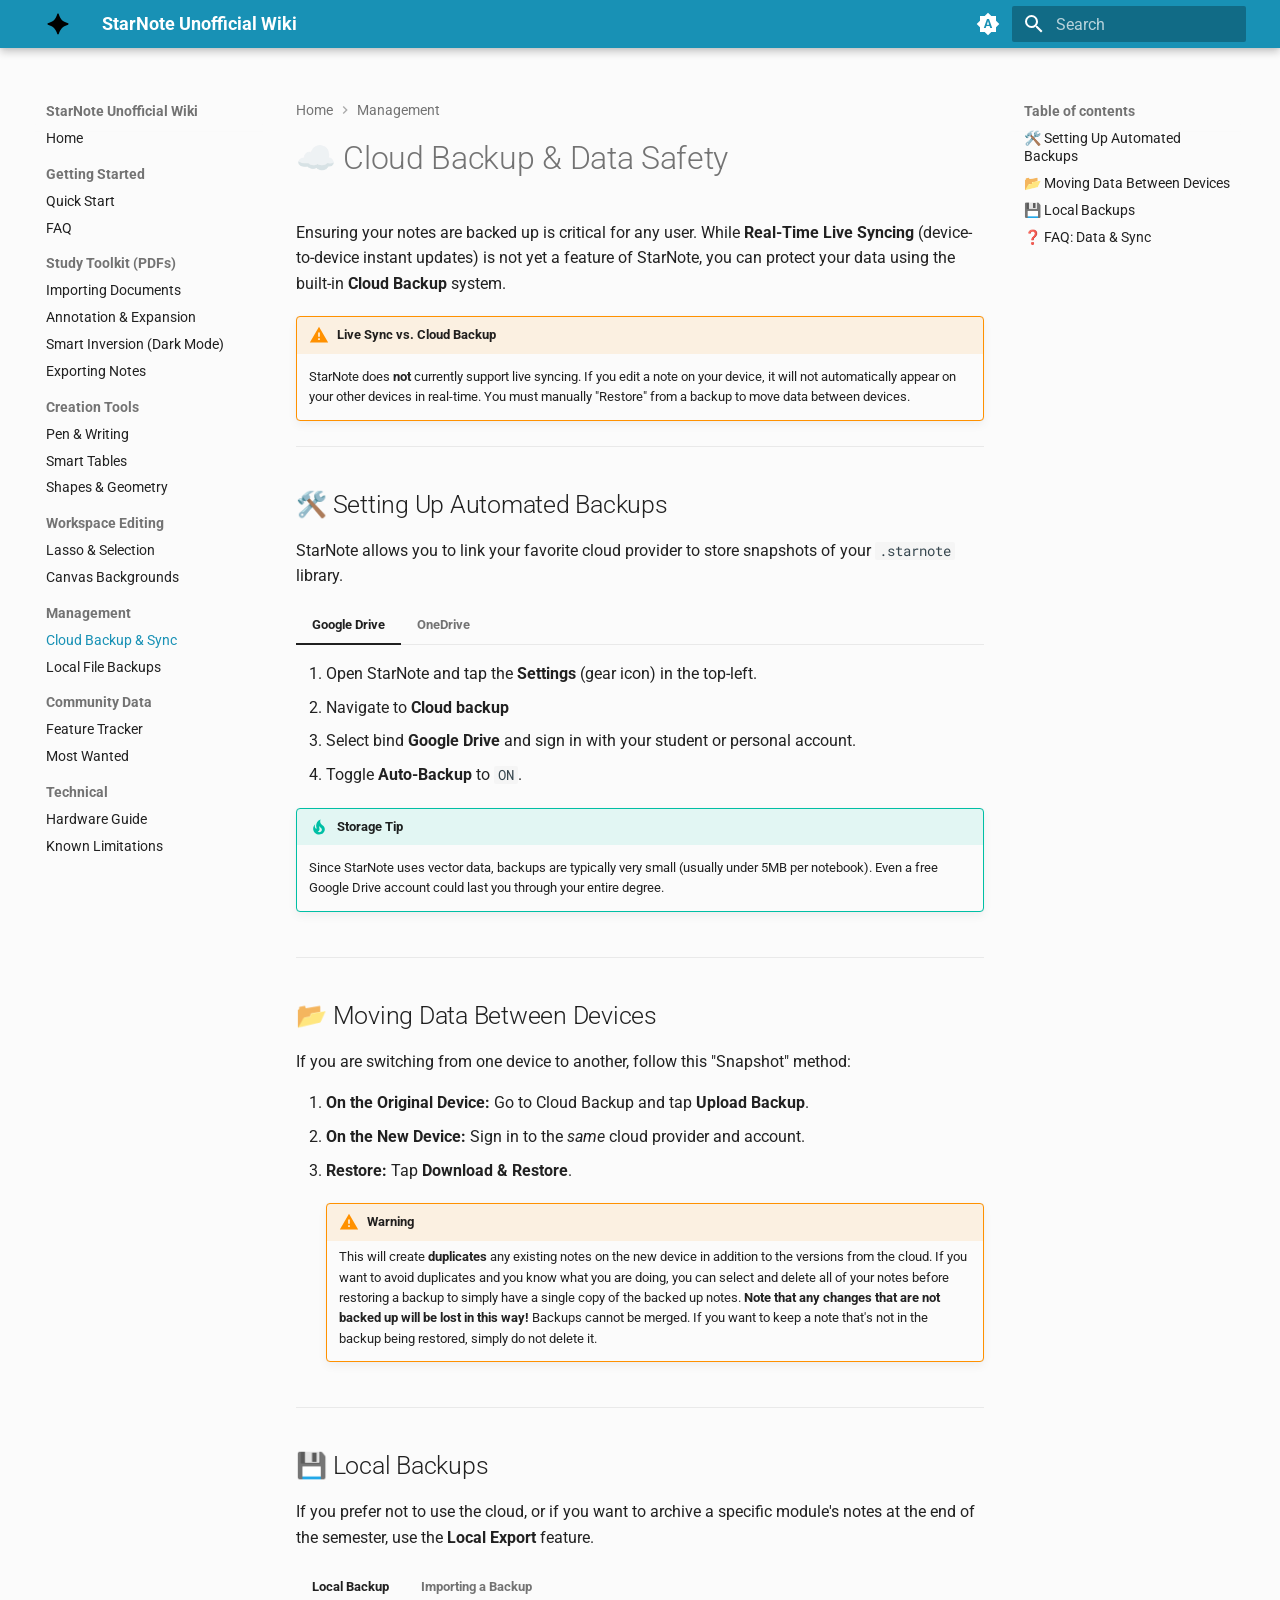
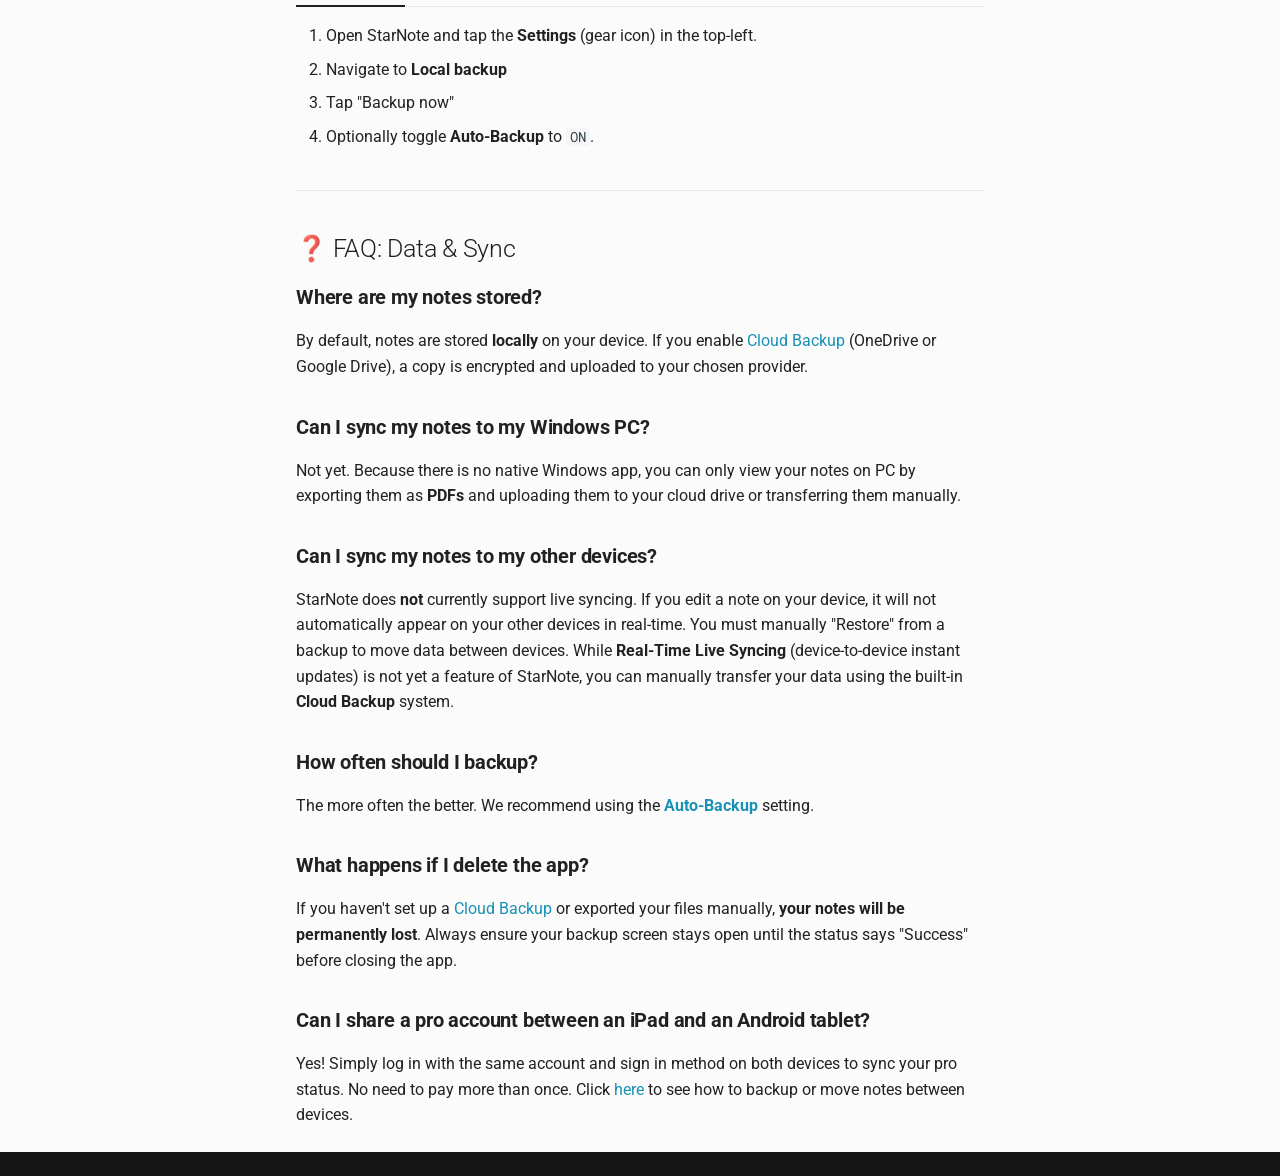
<file: sync/index.html>
<!doctype html>
<html lang="en" class="no-js">
  <head>
    
      <meta charset="utf-8">
      <meta name="viewport" content="width=device-width,initial-scale=1">
      
      
      
      
        <link rel="prev" href="../pens/">
      
      
        <link rel="next" href="../backups/">
      
      
        
      
      
      <link rel="icon" href="../assets/sparkle-fill-24.svg">
      <meta name="generator" content="mkdocs-1.6.1, mkdocs-material-9.7.6">
    
    
      
        <title>Cloud Backup & Sync - StarNote Unofficial Wiki</title>
      
    
    
      <link rel="stylesheet" href="../assets/stylesheets/main.484c7ddc.min.css">
      
        
        <link rel="stylesheet" href="../assets/stylesheets/palette.ab4e12ef.min.css">
      
      

  
  
  
  
  <style>:root{--md-annotation-icon:url('data:image/svg+xml;charset=utf-8,%3Csvg%20xmlns%3D%22http%3A//www.w3.org/2000/svg%22%20viewBox%3D%220%200%2024%2024%22%3E%3Cpath%20d%3D%22M18.44%205.559q-1.015%201.748-2.028%203.498-.055-.023-.111-.043a12.098%2012.098%200%200%200-8.68.033C7.537%208.897%205.868%206.026%205.6%205.56a1%201%200%200%200-.141-.19%201.104%201.104%200%200%200-1.768%201.298c1.947%203.37-.096-.216%201.948%203.36.017.03-.495.263-1.393%201.017C2.9%2012.176.452%2014.772%200%2018.99h24a11.7%2011.7%200%200%200-.746-3.068%2012.1%2012.1%200%200%200-2.74-4.184%2012%2012%200%200%200-2.131-1.687c.66-1.122%201.312-2.256%201.965-3.385a1.11%201.11%200%200%200-.008-1.12%201.1%201.1%200%200%200-.852-.532c-.522-.054-.939.313-1.049.545m-.04%208.46c.395.593.324%201.331-.156%201.65-.48.32-1.188.1-1.582-.493s-.324-1.33.156-1.65c.473-.316%201.182-.11%201.582.494m-11.193-.492c.48.32.55%201.058.156%201.65-.394.593-1.103.815-1.584.495-.48-.32-.55-1.058-.156-1.65.4-.603%201.109-.811%201.584-.495%22/%3E%3C/svg%3E');}</style>


    
    
      
    
    
      
        
        
        <link rel="preconnect" href="https://fonts.gstatic.com" crossorigin>
        <link rel="stylesheet" href="https://fonts.googleapis.com/css?family=Roboto:300,300i,400,400i,700,700i%7CRoboto+Mono:400,400i,700,700i&display=fallback">
        <style>:root{--md-text-font:"Roboto";--md-code-font:"Roboto Mono"}</style>
      
    
    
      <link rel="stylesheet" href="../stylesheets/extra.css">
    
    <script>__md_scope=new URL("..",location),__md_hash=e=>[...e].reduce(((e,_)=>(e<<5)-e+_.charCodeAt(0)),0),__md_get=(e,_=localStorage,t=__md_scope)=>JSON.parse(_.getItem(t.pathname+"."+e)),__md_set=(e,_,t=localStorage,a=__md_scope)=>{try{t.setItem(a.pathname+"."+e,JSON.stringify(_))}catch(e){}}</script>
    
      

    
    
  </head>
  
  
    
    
      
    
    
    
    
    <body dir="ltr" data-md-color-scheme="default" data-md-color-primary="indigo" data-md-color-accent="indigo">
  
    
    <input class="md-toggle" data-md-toggle="drawer" type="checkbox" id="__drawer" autocomplete="off">
    <input class="md-toggle" data-md-toggle="search" type="checkbox" id="__search" autocomplete="off">
    <label class="md-overlay" for="__drawer"></label>
    <div data-md-component="skip">
      
        
        <a href="#cloud-backup-data-safety" class="md-skip">
          Skip to content
        </a>
      
    </div>
    <div data-md-component="announce">
      
    </div>
    
    
      

  

<header class="md-header md-header--shadow" data-md-component="header">
  <nav class="md-header__inner md-grid" aria-label="Header">
    <a href=".." title="StarNote Unofficial Wiki" class="md-header__button md-logo" aria-label="StarNote Unofficial Wiki" data-md-component="logo">
      
  <img src="../assets/sparkle-fill-24.svg" alt="logo">

    </a>
    <label class="md-header__button md-icon" for="__drawer">
      
      <svg xmlns="http://www.w3.org/2000/svg" viewBox="0 0 24 24"><path d="M3 6h18v2H3zm0 5h18v2H3zm0 5h18v2H3z"/></svg>
    </label>
    <div class="md-header__title" data-md-component="header-title">
      <div class="md-header__ellipsis">
        <div class="md-header__topic">
          <span class="md-ellipsis">
            StarNote Unofficial Wiki
          </span>
        </div>
        <div class="md-header__topic" data-md-component="header-topic">
          <span class="md-ellipsis">
            
              Cloud Backup & Sync
            
          </span>
        </div>
      </div>
    </div>
    
      
        <form class="md-header__option" data-md-component="palette">
  
    
    
    
    <input class="md-option" data-md-color-media="(prefers-color-scheme)" data-md-color-scheme="default" data-md-color-primary="indigo" data-md-color-accent="indigo"  aria-label="Switch to light mode"  type="radio" name="__palette" id="__palette_0">
    
      <label class="md-header__button md-icon" title="Switch to light mode" for="__palette_1" hidden>
        <svg xmlns="http://www.w3.org/2000/svg" viewBox="0 0 24 24"><path d="m14.3 16-.7-2h-3.2l-.7 2H7.8L11 7h2l3.2 9zM20 8.69V4h-4.69L12 .69 8.69 4H4v4.69L.69 12 4 15.31V20h4.69L12 23.31 15.31 20H20v-4.69L23.31 12zm-9.15 3.96h2.3L12 9z"/></svg>
      </label>
    
  
    
    
    
    <input class="md-option" data-md-color-media="(prefers-color-scheme: light)" data-md-color-scheme="default" data-md-color-primary="indigo" data-md-color-accent="indigo"  aria-label="Switch to dark mode"  type="radio" name="__palette" id="__palette_1">
    
      <label class="md-header__button md-icon" title="Switch to dark mode" for="__palette_2" hidden>
        <svg xmlns="http://www.w3.org/2000/svg" viewBox="0 0 24 24"><path d="M12 7a5 5 0 0 1 5 5 5 5 0 0 1-5 5 5 5 0 0 1-5-5 5 5 0 0 1 5-5m0 2a3 3 0 0 0-3 3 3 3 0 0 0 3 3 3 3 0 0 0 3-3 3 3 0 0 0-3-3m0-7 2.39 3.42C13.65 5.15 12.84 5 12 5s-1.65.15-2.39.42zM3.34 7l4.16-.35A7.2 7.2 0 0 0 5.94 8.5c-.44.74-.69 1.5-.83 2.29zm.02 10 1.76-3.77a7.131 7.131 0 0 0 2.38 4.14zM20.65 7l-1.77 3.79a7.02 7.02 0 0 0-2.38-4.15zm-.01 10-4.14.36c.59-.51 1.12-1.14 1.54-1.86.42-.73.69-1.5.83-2.29zM12 22l-2.41-3.44c.74.27 1.55.44 2.41.44.82 0 1.63-.17 2.37-.44z"/></svg>
      </label>
    
  
    
    
    
    <input class="md-option" data-md-color-media="(prefers-color-scheme: dark)" data-md-color-scheme="slate" data-md-color-primary="indigo" data-md-color-accent="indigo"  aria-label="Switch to pure black"  type="radio" name="__palette" id="__palette_2">
    
      <label class="md-header__button md-icon" title="Switch to pure black" for="__palette_0" hidden>
        <svg xmlns="http://www.w3.org/2000/svg" viewBox="0 0 24 24"><path d="m17.75 4.09-2.53 1.94.91 3.06-2.63-1.81-2.63 1.81.91-3.06-2.53-1.94L12.44 4l1.06-3 1.06 3zm3.5 6.91-1.64 1.25.59 1.98-1.7-1.17-1.7 1.17.59-1.98L15.75 11l2.06-.05L18.5 9l.69 1.95zm-2.28 4.95c.83-.08 1.72 1.1 1.19 1.85-.32.45-.66.87-1.08 1.27C15.17 23 8.84 23 4.94 19.07c-3.91-3.9-3.91-10.24 0-14.14.4-.4.82-.76 1.27-1.08.75-.53 1.93.36 1.85 1.19-.27 2.86.69 5.83 2.89 8.02a9.96 9.96 0 0 0 8.02 2.89m-1.64 2.02a12.08 12.08 0 0 1-7.8-3.47c-2.17-2.19-3.33-5-3.49-7.82-2.81 3.14-2.7 7.96.31 10.98 3.02 3.01 7.84 3.12 10.98.31"/></svg>
      </label>
    
  
</form>
      
    
    
      <script>var palette=__md_get("__palette");if(palette&&palette.color){if("(prefers-color-scheme)"===palette.color.media){var media=matchMedia("(prefers-color-scheme: light)"),input=document.querySelector(media.matches?"[data-md-color-media='(prefers-color-scheme: light)']":"[data-md-color-media='(prefers-color-scheme: dark)']");palette.color.media=input.getAttribute("data-md-color-media"),palette.color.scheme=input.getAttribute("data-md-color-scheme"),palette.color.primary=input.getAttribute("data-md-color-primary"),palette.color.accent=input.getAttribute("data-md-color-accent")}for(var[key,value]of Object.entries(palette.color))document.body.setAttribute("data-md-color-"+key,value)}</script>
    
    
    
      
      
        <label class="md-header__button md-icon" for="__search">
          
          <svg xmlns="http://www.w3.org/2000/svg" viewBox="0 0 24 24"><path d="M9.5 3A6.5 6.5 0 0 1 16 9.5c0 1.61-.59 3.09-1.56 4.23l.27.27h.79l5 5-1.5 1.5-5-5v-.79l-.27-.27A6.52 6.52 0 0 1 9.5 16 6.5 6.5 0 0 1 3 9.5 6.5 6.5 0 0 1 9.5 3m0 2C7 5 5 7 5 9.5S7 14 9.5 14 14 12 14 9.5 12 5 9.5 5"/></svg>
        </label>
        <div class="md-search" data-md-component="search" role="dialog">
  <label class="md-search__overlay" for="__search"></label>
  <div class="md-search__inner" role="search">
    <form class="md-search__form" name="search">
      <input type="text" class="md-search__input" name="query" aria-label="Search" placeholder="Search" autocapitalize="off" autocorrect="off" autocomplete="off" spellcheck="false" data-md-component="search-query" required>
      <label class="md-search__icon md-icon" for="__search">
        
        <svg xmlns="http://www.w3.org/2000/svg" viewBox="0 0 24 24"><path d="M9.5 3A6.5 6.5 0 0 1 16 9.5c0 1.61-.59 3.09-1.56 4.23l.27.27h.79l5 5-1.5 1.5-5-5v-.79l-.27-.27A6.52 6.52 0 0 1 9.5 16 6.5 6.5 0 0 1 3 9.5 6.5 6.5 0 0 1 9.5 3m0 2C7 5 5 7 5 9.5S7 14 9.5 14 14 12 14 9.5 12 5 9.5 5"/></svg>
        
        <svg xmlns="http://www.w3.org/2000/svg" viewBox="0 0 24 24"><path d="M20 11v2H8l5.5 5.5-1.42 1.42L4.16 12l7.92-7.92L13.5 5.5 8 11z"/></svg>
      </label>
      <nav class="md-search__options" aria-label="Search">
        
          <a href="javascript:void(0)" class="md-search__icon md-icon" title="Share" aria-label="Share" data-clipboard data-clipboard-text="" data-md-component="search-share" tabindex="-1">
            
            <svg xmlns="http://www.w3.org/2000/svg" viewBox="0 0 24 24"><path d="M18 16.08c-.76 0-1.44.3-1.96.77L8.91 12.7c.05-.23.09-.46.09-.7s-.04-.47-.09-.7l7.05-4.11c.54.5 1.25.81 2.04.81a3 3 0 0 0 3-3 3 3 0 0 0-3-3 3 3 0 0 0-3 3c0 .24.04.47.09.7L8.04 9.81C7.5 9.31 6.79 9 6 9a3 3 0 0 0-3 3 3 3 0 0 0 3 3c.79 0 1.5-.31 2.04-.81l7.12 4.15c-.05.21-.08.43-.08.66 0 1.61 1.31 2.91 2.92 2.91s2.92-1.3 2.92-2.91A2.92 2.92 0 0 0 18 16.08"/></svg>
          </a>
        
        <button type="reset" class="md-search__icon md-icon" title="Clear" aria-label="Clear" tabindex="-1">
          
          <svg xmlns="http://www.w3.org/2000/svg" viewBox="0 0 24 24"><path d="M19 6.41 17.59 5 12 10.59 6.41 5 5 6.41 10.59 12 5 17.59 6.41 19 12 13.41 17.59 19 19 17.59 13.41 12z"/></svg>
        </button>
      </nav>
      
    </form>
    <div class="md-search__output">
      <div class="md-search__scrollwrap" tabindex="0" data-md-scrollfix>
        <div class="md-search-result" data-md-component="search-result">
          <div class="md-search-result__meta">
            Initializing search
          </div>
          <ol class="md-search-result__list" role="presentation"></ol>
        </div>
      </div>
    </div>
  </div>
</div>
      
    
    
  </nav>
  
</header>
    
    <div class="md-container" data-md-component="container">
      
      
        
          
        
      
      <main class="md-main" data-md-component="main">
        <div class="md-main__inner md-grid">
          
            
              
              <div class="md-sidebar md-sidebar--primary" data-md-component="sidebar" data-md-type="navigation" >
                <div class="md-sidebar__scrollwrap">
                  <div class="md-sidebar__inner">
                    



<nav class="md-nav md-nav--primary" aria-label="Navigation" data-md-level="0">
  <label class="md-nav__title" for="__drawer">
    <a href=".." title="StarNote Unofficial Wiki" class="md-nav__button md-logo" aria-label="StarNote Unofficial Wiki" data-md-component="logo">
      
  <img src="../assets/sparkle-fill-24.svg" alt="logo">

    </a>
    StarNote Unofficial Wiki
  </label>
  
  <ul class="md-nav__list" data-md-scrollfix>
    
      
      
  
  
  
  
    <li class="md-nav__item">
      <a href=".." class="md-nav__link">
        
  
  
  <span class="md-ellipsis">
    
  
    Home
  

    
  </span>
  
  

      </a>
    </li>
  

    
      
      
  
  
  
  
    
    
    
    
      
        
        
      
    
    
    <li class="md-nav__item md-nav__item--section md-nav__item--nested">
      
        
        
        <input class="md-nav__toggle md-toggle " type="checkbox" id="__nav_2" >
        
          
          <label class="md-nav__link" for="__nav_2" id="__nav_2_label" tabindex="">
            
  
  
  <span class="md-ellipsis">
    
  
    Getting Started
  

    
  </span>
  
  

            <span class="md-nav__icon md-icon"></span>
          </label>
        
        <nav class="md-nav" data-md-level="1" aria-labelledby="__nav_2_label" aria-expanded="false">
          <label class="md-nav__title" for="__nav_2">
            <span class="md-nav__icon md-icon"></span>
            
  
    Getting Started
  

          </label>
          <ul class="md-nav__list" data-md-scrollfix>
            
              
                
  
  
  
  
    <li class="md-nav__item">
      <a href="../setup/" class="md-nav__link">
        
  
  
  <span class="md-ellipsis">
    
  
    Quick Start
  

    
  </span>
  
  

      </a>
    </li>
  

              
            
              
                
  
  
  
  
    <li class="md-nav__item">
      <a href="../faq/" class="md-nav__link">
        
  
  
  <span class="md-ellipsis">
    
  
    FAQ
  

    
  </span>
  
  

      </a>
    </li>
  

              
            
          </ul>
        </nav>
      
    </li>
  

    
      
      
  
  
  
  
    
    
    
    
      
        
        
      
    
    
    <li class="md-nav__item md-nav__item--section md-nav__item--nested">
      
        
        
        <input class="md-nav__toggle md-toggle " type="checkbox" id="__nav_3" >
        
          
          <label class="md-nav__link" for="__nav_3" id="__nav_3_label" tabindex="">
            
  
  
  <span class="md-ellipsis">
    
  
    Study Toolkit (PDFs)
  

    
  </span>
  
  

            <span class="md-nav__icon md-icon"></span>
          </label>
        
        <nav class="md-nav" data-md-level="1" aria-labelledby="__nav_3_label" aria-expanded="false">
          <label class="md-nav__title" for="__nav_3">
            <span class="md-nav__icon md-icon"></span>
            
  
    Study Toolkit (PDFs)
  

          </label>
          <ul class="md-nav__list" data-md-scrollfix>
            
              
                
  
  
  
  
    <li class="md-nav__item">
      <a href="../pdf_import.md" class="md-nav__link">
        
  
  
  <span class="md-ellipsis">
    
  
    Importing Documents
  

    
  </span>
  
  

      </a>
    </li>
  

              
            
              
                
  
  
  
  
    <li class="md-nav__item">
      <a href="../pdf_tools.md" class="md-nav__link">
        
  
  
  <span class="md-ellipsis">
    
  
    Annotation & Expansion
  

    
  </span>
  
  

      </a>
    </li>
  

              
            
              
                
  
  
  
  
    <li class="md-nav__item">
      <a href="../dark_mode.md" class="md-nav__link">
        
  
  
  <span class="md-ellipsis">
    
  
    Smart Inversion (Dark Mode)
  

    
  </span>
  
  

      </a>
    </li>
  

              
            
              
                
  
  
  
  
    <li class="md-nav__item">
      <a href="../pdf_export.md" class="md-nav__link">
        
  
  
  <span class="md-ellipsis">
    
  
    Exporting Notes
  

    
  </span>
  
  

      </a>
    </li>
  

              
            
          </ul>
        </nav>
      
    </li>
  

    
      
      
  
  
  
  
    
    
    
    
      
        
        
      
    
    
    <li class="md-nav__item md-nav__item--section md-nav__item--nested">
      
        
        
        <input class="md-nav__toggle md-toggle " type="checkbox" id="__nav_4" >
        
          
          <label class="md-nav__link" for="__nav_4" id="__nav_4_label" tabindex="">
            
  
  
  <span class="md-ellipsis">
    
  
    Creation Tools
  

    
  </span>
  
  

            <span class="md-nav__icon md-icon"></span>
          </label>
        
        <nav class="md-nav" data-md-level="1" aria-labelledby="__nav_4_label" aria-expanded="false">
          <label class="md-nav__title" for="__nav_4">
            <span class="md-nav__icon md-icon"></span>
            
  
    Creation Tools
  

          </label>
          <ul class="md-nav__list" data-md-scrollfix>
            
              
                
  
  
  
  
    <li class="md-nav__item">
      <a href="../pens/" class="md-nav__link">
        
  
  
  <span class="md-ellipsis">
    
  
    Pen & Writing
  

    
  </span>
  
  

      </a>
    </li>
  

              
            
              
                
  
  
  
  
    <li class="md-nav__item">
      <a href="../tables.md" class="md-nav__link">
        
  
  
  <span class="md-ellipsis">
    
  
    Smart Tables
  

    
  </span>
  
  

      </a>
    </li>
  

              
            
              
                
  
  
  
  
    <li class="md-nav__item">
      <a href="../shapes.md" class="md-nav__link">
        
  
  
  <span class="md-ellipsis">
    
  
    Shapes & Geometry
  

    
  </span>
  
  

      </a>
    </li>
  

              
            
          </ul>
        </nav>
      
    </li>
  

    
      
      
  
  
  
  
    
    
    
    
      
        
        
      
    
    
    <li class="md-nav__item md-nav__item--section md-nav__item--nested">
      
        
        
        <input class="md-nav__toggle md-toggle " type="checkbox" id="__nav_5" >
        
          
          <label class="md-nav__link" for="__nav_5" id="__nav_5_label" tabindex="">
            
  
  
  <span class="md-ellipsis">
    
  
    Workspace Editing
  

    
  </span>
  
  

            <span class="md-nav__icon md-icon"></span>
          </label>
        
        <nav class="md-nav" data-md-level="1" aria-labelledby="__nav_5_label" aria-expanded="false">
          <label class="md-nav__title" for="__nav_5">
            <span class="md-nav__icon md-icon"></span>
            
  
    Workspace Editing
  

          </label>
          <ul class="md-nav__list" data-md-scrollfix>
            
              
                
  
  
  
  
    <li class="md-nav__item">
      <a href="../lasso.md" class="md-nav__link">
        
  
  
  <span class="md-ellipsis">
    
  
    Lasso & Selection
  

    
  </span>
  
  

      </a>
    </li>
  

              
            
              
                
  
  
  
  
    <li class="md-nav__item">
      <a href="../templates.md" class="md-nav__link">
        
  
  
  <span class="md-ellipsis">
    
  
    Canvas Backgrounds
  

    
  </span>
  
  

      </a>
    </li>
  

              
            
          </ul>
        </nav>
      
    </li>
  

    
      
      
  
  
    
  
  
  
    
    
    
    
      
        
        
      
    
    
    <li class="md-nav__item md-nav__item--active md-nav__item--section md-nav__item--nested">
      
        
        
        <input class="md-nav__toggle md-toggle " type="checkbox" id="__nav_6" checked>
        
          
          <label class="md-nav__link" for="__nav_6" id="__nav_6_label" tabindex="">
            
  
  
  <span class="md-ellipsis">
    
  
    Management
  

    
  </span>
  
  

            <span class="md-nav__icon md-icon"></span>
          </label>
        
        <nav class="md-nav" data-md-level="1" aria-labelledby="__nav_6_label" aria-expanded="true">
          <label class="md-nav__title" for="__nav_6">
            <span class="md-nav__icon md-icon"></span>
            
  
    Management
  

          </label>
          <ul class="md-nav__list" data-md-scrollfix>
            
              
                
  
  
    
  
  
  
    <li class="md-nav__item md-nav__item--active">
      
      <input class="md-nav__toggle md-toggle" type="checkbox" id="__toc">
      
      
        
      
      
        <label class="md-nav__link md-nav__link--active" for="__toc">
          
  
  
  <span class="md-ellipsis">
    
  
    Cloud Backup & Sync
  

    
  </span>
  
  

          <span class="md-nav__icon md-icon"></span>
        </label>
      
      <a href="./" class="md-nav__link md-nav__link--active">
        
  
  
  <span class="md-ellipsis">
    
  
    Cloud Backup & Sync
  

    
  </span>
  
  

      </a>
      
        

<nav class="md-nav md-nav--secondary" aria-label="Table of contents">
  
  
  
    
  
  
    <label class="md-nav__title" for="__toc">
      <span class="md-nav__icon md-icon"></span>
      Table of contents
    </label>
    <ul class="md-nav__list" data-md-component="toc" data-md-scrollfix>
      
        <li class="md-nav__item">
  <a href="#setting-up-automated-backups" class="md-nav__link">
    <span class="md-ellipsis">
      
        🛠️ Setting Up Automated Backups
      
    </span>
  </a>
  
</li>
      
        <li class="md-nav__item">
  <a href="#moving-data-between-devices" class="md-nav__link">
    <span class="md-ellipsis">
      
        📂 Moving Data Between Devices
      
    </span>
  </a>
  
</li>
      
        <li class="md-nav__item">
  <a href="#local-backups" class="md-nav__link">
    <span class="md-ellipsis">
      
        💾 Local Backups
      
    </span>
  </a>
  
</li>
      
        <li class="md-nav__item">
  <a href="#faq-data-sync" class="md-nav__link">
    <span class="md-ellipsis">
      
        ❓ FAQ: Data &amp; Sync
      
    </span>
  </a>
  
</li>
      
    </ul>
  
</nav>
      
    </li>
  

              
            
              
                
  
  
  
  
    <li class="md-nav__item">
      <a href="../backups/" class="md-nav__link">
        
  
  
  <span class="md-ellipsis">
    
  
    Local File Backups
  

    
  </span>
  
  

      </a>
    </li>
  

              
            
          </ul>
        </nav>
      
    </li>
  

    
      
      
  
  
  
  
    
    
    
    
      
        
        
      
    
    
    <li class="md-nav__item md-nav__item--section md-nav__item--nested">
      
        
        
        <input class="md-nav__toggle md-toggle " type="checkbox" id="__nav_7" >
        
          
          <label class="md-nav__link" for="__nav_7" id="__nav_7_label" tabindex="">
            
  
  
  <span class="md-ellipsis">
    
  
    Community Data
  

    
  </span>
  
  

            <span class="md-nav__icon md-icon"></span>
          </label>
        
        <nav class="md-nav" data-md-level="1" aria-labelledby="__nav_7_label" aria-expanded="false">
          <label class="md-nav__title" for="__nav_7">
            <span class="md-nav__icon md-icon"></span>
            
  
    Community Data
  

          </label>
          <ul class="md-nav__list" data-md-scrollfix>
            
              
                
  
  
  
  
    <li class="md-nav__item">
      <a href="../roadmap.md" class="md-nav__link">
        
  
  
  <span class="md-ellipsis">
    
  
    Feature Tracker
  

    
  </span>
  
  

      </a>
    </li>
  

              
            
              
                
  
  
  
  
    <li class="md-nav__item">
      <a href="../most_wanted/" class="md-nav__link">
        
  
  
  <span class="md-ellipsis">
    
  
    Most Wanted
  

    
  </span>
  
  

      </a>
    </li>
  

              
            
          </ul>
        </nav>
      
    </li>
  

    
      
      
  
  
  
  
    
    
    
    
      
        
        
      
    
    
    <li class="md-nav__item md-nav__item--section md-nav__item--nested">
      
        
        
        <input class="md-nav__toggle md-toggle " type="checkbox" id="__nav_8" >
        
          
          <label class="md-nav__link" for="__nav_8" id="__nav_8_label" tabindex="">
            
  
  
  <span class="md-ellipsis">
    
  
    Technical
  

    
  </span>
  
  

            <span class="md-nav__icon md-icon"></span>
          </label>
        
        <nav class="md-nav" data-md-level="1" aria-labelledby="__nav_8_label" aria-expanded="false">
          <label class="md-nav__title" for="__nav_8">
            <span class="md-nav__icon md-icon"></span>
            
  
    Technical
  

          </label>
          <ul class="md-nav__list" data-md-scrollfix>
            
              
                
  
  
  
  
    <li class="md-nav__item">
      <a href="../hardware.md" class="md-nav__link">
        
  
  
  <span class="md-ellipsis">
    
  
    Hardware Guide
  

    
  </span>
  
  

      </a>
    </li>
  

              
            
              
                
  
  
  
  
    <li class="md-nav__item">
      <a href="../limitations.md" class="md-nav__link">
        
  
  
  <span class="md-ellipsis">
    
  
    Known Limitations
  

    
  </span>
  
  

      </a>
    </li>
  

              
            
          </ul>
        </nav>
      
    </li>
  

    
  </ul>
</nav>
                  </div>
                </div>
              </div>
            
            
              
              <div class="md-sidebar md-sidebar--secondary" data-md-component="sidebar" data-md-type="toc" >
                <div class="md-sidebar__scrollwrap">
                  <div class="md-sidebar__inner">
                    

<nav class="md-nav md-nav--secondary" aria-label="Table of contents">
  
  
  
    
  
  
    <label class="md-nav__title" for="__toc">
      <span class="md-nav__icon md-icon"></span>
      Table of contents
    </label>
    <ul class="md-nav__list" data-md-component="toc" data-md-scrollfix>
      
        <li class="md-nav__item">
  <a href="#setting-up-automated-backups" class="md-nav__link">
    <span class="md-ellipsis">
      
        🛠️ Setting Up Automated Backups
      
    </span>
  </a>
  
</li>
      
        <li class="md-nav__item">
  <a href="#moving-data-between-devices" class="md-nav__link">
    <span class="md-ellipsis">
      
        📂 Moving Data Between Devices
      
    </span>
  </a>
  
</li>
      
        <li class="md-nav__item">
  <a href="#local-backups" class="md-nav__link">
    <span class="md-ellipsis">
      
        💾 Local Backups
      
    </span>
  </a>
  
</li>
      
        <li class="md-nav__item">
  <a href="#faq-data-sync" class="md-nav__link">
    <span class="md-ellipsis">
      
        ❓ FAQ: Data &amp; Sync
      
    </span>
  </a>
  
</li>
      
    </ul>
  
</nav>
                  </div>
                </div>
              </div>
            
          
          
            <div class="md-content" data-md-component="content">
              
                



  


  <nav class="md-path" aria-label="Navigation" >
    <ol class="md-path__list">
      
        
  
  
    <li class="md-path__item">
      <a href=".." class="md-path__link">
        
  <span class="md-ellipsis">
    Home
  </span>

      </a>
    </li>
  

      
      
        
  
  
    
    
      <li class="md-path__item">
        <a href="./" class="md-path__link">
          
  <span class="md-ellipsis">
    Management
  </span>

        </a>
      </li>
    
  

      
    </ol>
  </nav>

              
              <article class="md-content__inner md-typeset">
                
                  



<h1 id="cloud-backup-data-safety">☁️ Cloud Backup &amp; Data Safety</h1>
<p>Ensuring your notes are backed up is critical for any user. While <strong>Real-Time Live Syncing</strong> (device-to-device instant updates) is not yet a feature of StarNote, you can protect your data using the built-in <strong>Cloud Backup</strong> system.</p>
<div class="admonition warning">
<p class="admonition-title">Live Sync vs. Cloud Backup</p>
<p>StarNote does <strong>not</strong> currently support live syncing. If you edit a note on your device, it will not automatically appear on your other devices in real-time. You must manually "Restore" from a backup to move data between devices.</p>
</div>
<hr />
<h2 id="setting-up-automated-backups">🛠️ Setting Up Automated Backups</h2>
<p>StarNote allows you to link your favorite cloud provider to store snapshots of your <code>.starnote</code> library.</p>
<div class="tabbed-set tabbed-alternate" data-tabs="1:2"><input checked="checked" id="__tabbed_1_1" name="__tabbed_1" type="radio" /><input id="__tabbed_1_2" name="__tabbed_1" type="radio" /><div class="tabbed-labels"><label for="__tabbed_1_1">Google Drive</label><label for="__tabbed_1_2">OneDrive</label></div>
<div class="tabbed-content">
<div class="tabbed-block">
<ol>
<li>Open StarNote and tap the <strong>Settings</strong> (gear icon) in the top-left.</li>
<li>Navigate to <strong>Cloud backup</strong></li>
<li>Select bind <strong>Google Drive</strong> and sign in with your student or personal account.</li>
<li>Toggle <strong>Auto-Backup</strong> to <code>ON</code>. </li>
</ol>
<div class="admonition tip">
<p class="admonition-title">Storage Tip</p>
<p>Since StarNote uses vector data, backups are typically very small (usually under 5MB per notebook). Even a free Google Drive account could last you through your entire degree.</p>
</div>
</div>
<div class="tabbed-block">
<ol>
<li>Open StarNote and tap the <strong>Settings</strong> (gear icon) in the top-left.</li>
<li>Navigate to <strong>Cloud backup</strong></li>
<li>Select bind <strong>OneDrive</strong> and sign in with your student or personal account.</li>
<li>Toggle <strong>Auto-Backup</strong> to <code>ON</code>.</li>
</ol>
<div class="admonition tip">
<p class="admonition-title">Storage Tip</p>
<p>Since StarNote uses vector data, backups are typically very small (usually under 5MB per notebook). Even a free OneDrive account could last you through your entire degree.</p>
</div>
</div>
</div>
</div>
<hr />
<h2 id="moving-data-between-devices">📂 Moving Data Between Devices</h2>
<p>If you are switching from one device to another, follow this "Snapshot" method:</p>
<ol>
<li><strong>On the Original Device:</strong> Go to Cloud Backup and tap <strong>Upload Backup</strong>.</li>
<li><strong>On the New Device:</strong> Sign in to the <em>same</em> cloud provider and account.</li>
<li>
<p><strong>Restore:</strong> Tap <strong>Download &amp; Restore</strong>.</p>
<div class="admonition warning">
<p class="admonition-title">Warning</p>
<p>This will create <strong>duplicates</strong> any existing notes on the new device in addition to the versions from the cloud. If you want to avoid duplicates and you know what you are doing, you can select and delete all of your notes before restoring a backup to simply have a single copy of the backed up notes. <strong>Note that any changes that are not backed up will be lost in this way!</strong> Backups cannot be merged. If you want to keep a note that's not in the backup being restored, simply do not delete it.</p>
</div>
</li>
</ol>
<hr />
<h2 id="local-backups">💾 Local Backups</h2>
<p>If you prefer not to use the cloud, or if you want to archive a specific module's notes at the end of the semester, use the <strong>Local Export</strong> feature.</p>
<div class="tabbed-set tabbed-alternate" data-tabs="2:2"><input checked="checked" id="__tabbed_2_1" name="__tabbed_2" type="radio" /><input id="__tabbed_2_2" name="__tabbed_2" type="radio" /><div class="tabbed-labels"><label for="__tabbed_2_1">Local Backup</label><label for="__tabbed_2_2">Importing a Backup</label></div>
<div class="tabbed-content">
<div class="tabbed-block">
<ol>
<li>Open StarNote and tap the <strong>Settings</strong> (gear icon) in the top-left.</li>
<li>Navigate to <strong>Local backup</strong></li>
<li>Tap "Backup now"</li>
<li>Optionally toggle <strong>Auto-Backup</strong> to <code>ON</code>. </li>
</ol>
</div>
<div class="tabbed-block">
<ol>
<li>Open StarNote and tap the <strong>Settings</strong> (gear icon) in the top-left.</li>
<li>Navigate to <strong>Local backup</strong></li>
<li>Tap "Import" and select the backup file you would like to import.</li>
</ol>
</div>
</div>
</div>
<hr />
<h2 id="faq-data-sync">❓ FAQ: Data &amp; Sync</h2>
<h3 id="where-are-my-notes-stored"><strong>Where are my notes stored?</strong></h3>
<p>By default, notes are stored <strong>locally</strong> on your device. If you enable <a href="./#Setting-Up-Automated-Backups">Cloud Backup</a> (OneDrive or Google Drive), a copy is encrypted and uploaded to your chosen provider.</p>
<h3 id="can-i-sync-my-notes-to-my-windows-pc"><strong>Can I sync my notes to my Windows PC?</strong></h3>
<p>Not yet. Because there is no native Windows app, you can only view your notes on PC by exporting them as <strong>PDFs</strong> and uploading them to your cloud drive or transferring them manually.</p>
<h3 id="can-i-sync-my-notes-to-my-other-devices"><strong>Can I sync my notes to my other devices?</strong></h3>
<p>StarNote does <strong>not</strong> currently support live syncing. If you edit a note on your device, it will not automatically appear on your other devices in real-time. You must manually "Restore" from a backup to move data between devices. While <strong>Real-Time Live Syncing</strong> (device-to-device instant updates) is not yet a feature of StarNote, you can manually transfer your data using the built-in <strong>Cloud Backup</strong> system.</p>
<h3 id="how-often-should-i-backup"><strong>How often should I backup?</strong></h3>
<p>The more often the better. We recommend using the <a href="./#Setting-Up-Automated-Backups"><strong>Auto-Backup</strong></a> setting.</p>
<h3 id="what-happens-if-i-delete-the-app"><strong>What happens if I delete the app?</strong></h3>
<p>If you haven't set up a <a href="./#Setting-Up-Automated-Backups">Cloud Backup</a> or exported your files manually, <strong>your notes will be permanently lost</strong>. Always ensure your backup screen stays open until the status says "Success" before closing the app.</p>
<h3 id="can-i-share-a-pro-account-between-an-ipad-and-an-android-tablet"><strong>Can I share a pro account between an iPad and an Android tablet?</strong></h3>
<p>Yes! Simply log in with the same account and sign in method on both devices to sync your pro status. No need to pay more than once. Click <a href="./#Cloud-Backup-&amp;-Data-Safety">here</a> to see how to backup or move notes between devices.</p>












                
              </article>
            </div>
          
          
<script>var target=document.getElementById(location.hash.slice(1));target&&target.name&&(target.checked=target.name.startsWith("__tabbed_"))</script>
        </div>
        
          <button type="button" class="md-top md-icon" data-md-component="top" hidden>
  
  <svg xmlns="http://www.w3.org/2000/svg" viewBox="0 0 24 24"><path d="M13 20h-2V8l-5.5 5.5-1.42-1.42L12 4.16l7.92 7.92-1.42 1.42L13 8z"/></svg>
  Back to top
</button>
        
      </main>
      
        <footer class="md-footer">
  
  <div class="md-footer-meta md-typeset">
    <div class="md-footer-meta__inner md-grid">
      <div class="md-copyright">
  
  
</div>
      
    </div>
  </div>
</footer>
      
    </div>
    <div class="md-dialog" data-md-component="dialog">
      <div class="md-dialog__inner md-typeset"></div>
    </div>
    
    
    
      
      
      <script id="__config" type="application/json">{"annotate": null, "base": "..", "features": ["navigation.path", "navigation.sections", "navigation.top", "search.highlight", "search.share", "content.code.copy", "content.tooltips", "navigation.instant", "navigation.preview"], "search": "../assets/javascripts/workers/search.2c215733.min.js", "tags": null, "translations": {"clipboard.copied": "Copied to clipboard", "clipboard.copy": "Copy to clipboard", "search.result.more.one": "1 more on this page", "search.result.more.other": "# more on this page", "search.result.none": "No matching documents", "search.result.one": "1 matching document", "search.result.other": "# matching documents", "search.result.placeholder": "Type to start searching", "search.result.term.missing": "Missing", "select.version": "Select version"}, "version": null}</script>
    
    
      <script src="../assets/javascripts/bundle.79ae519e.min.js"></script>
      
        <script src="../javascripts/markmap-force-dark.js"></script>
      
    
  </body>
</html>
</file>
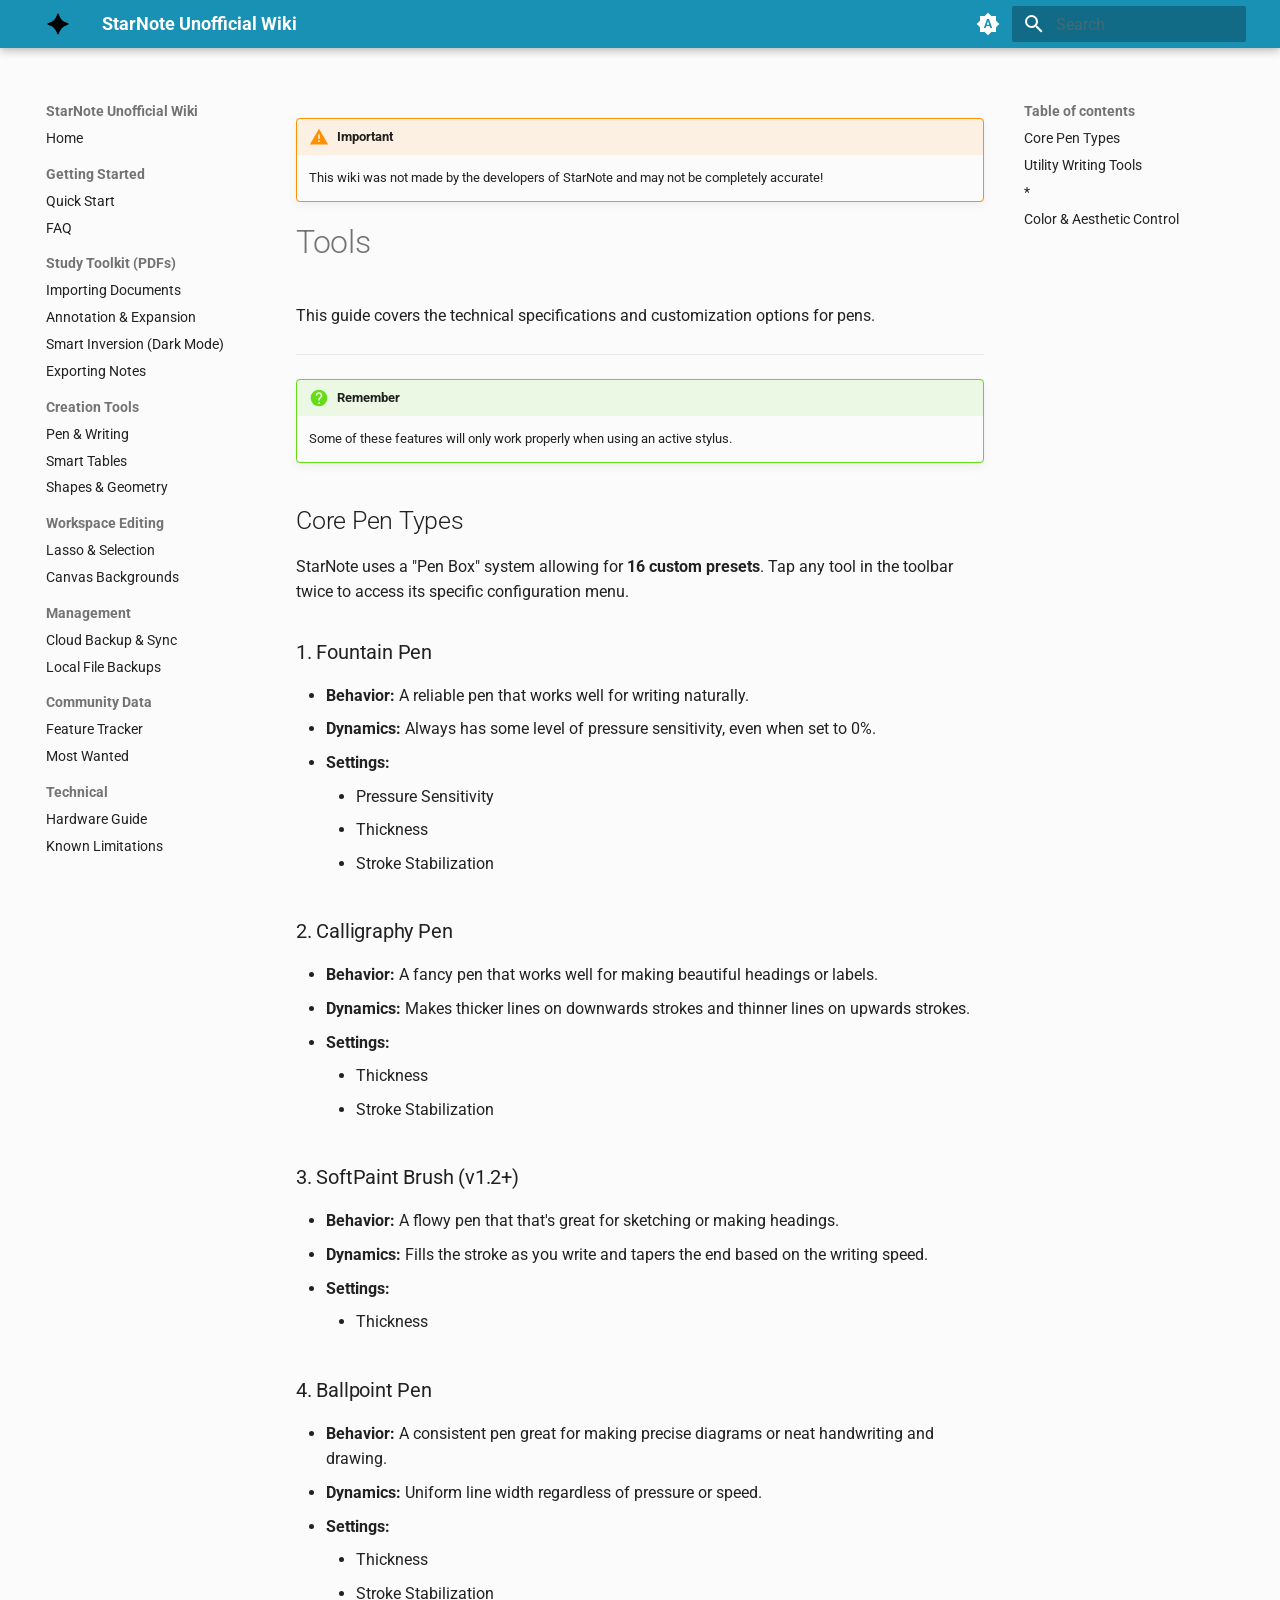
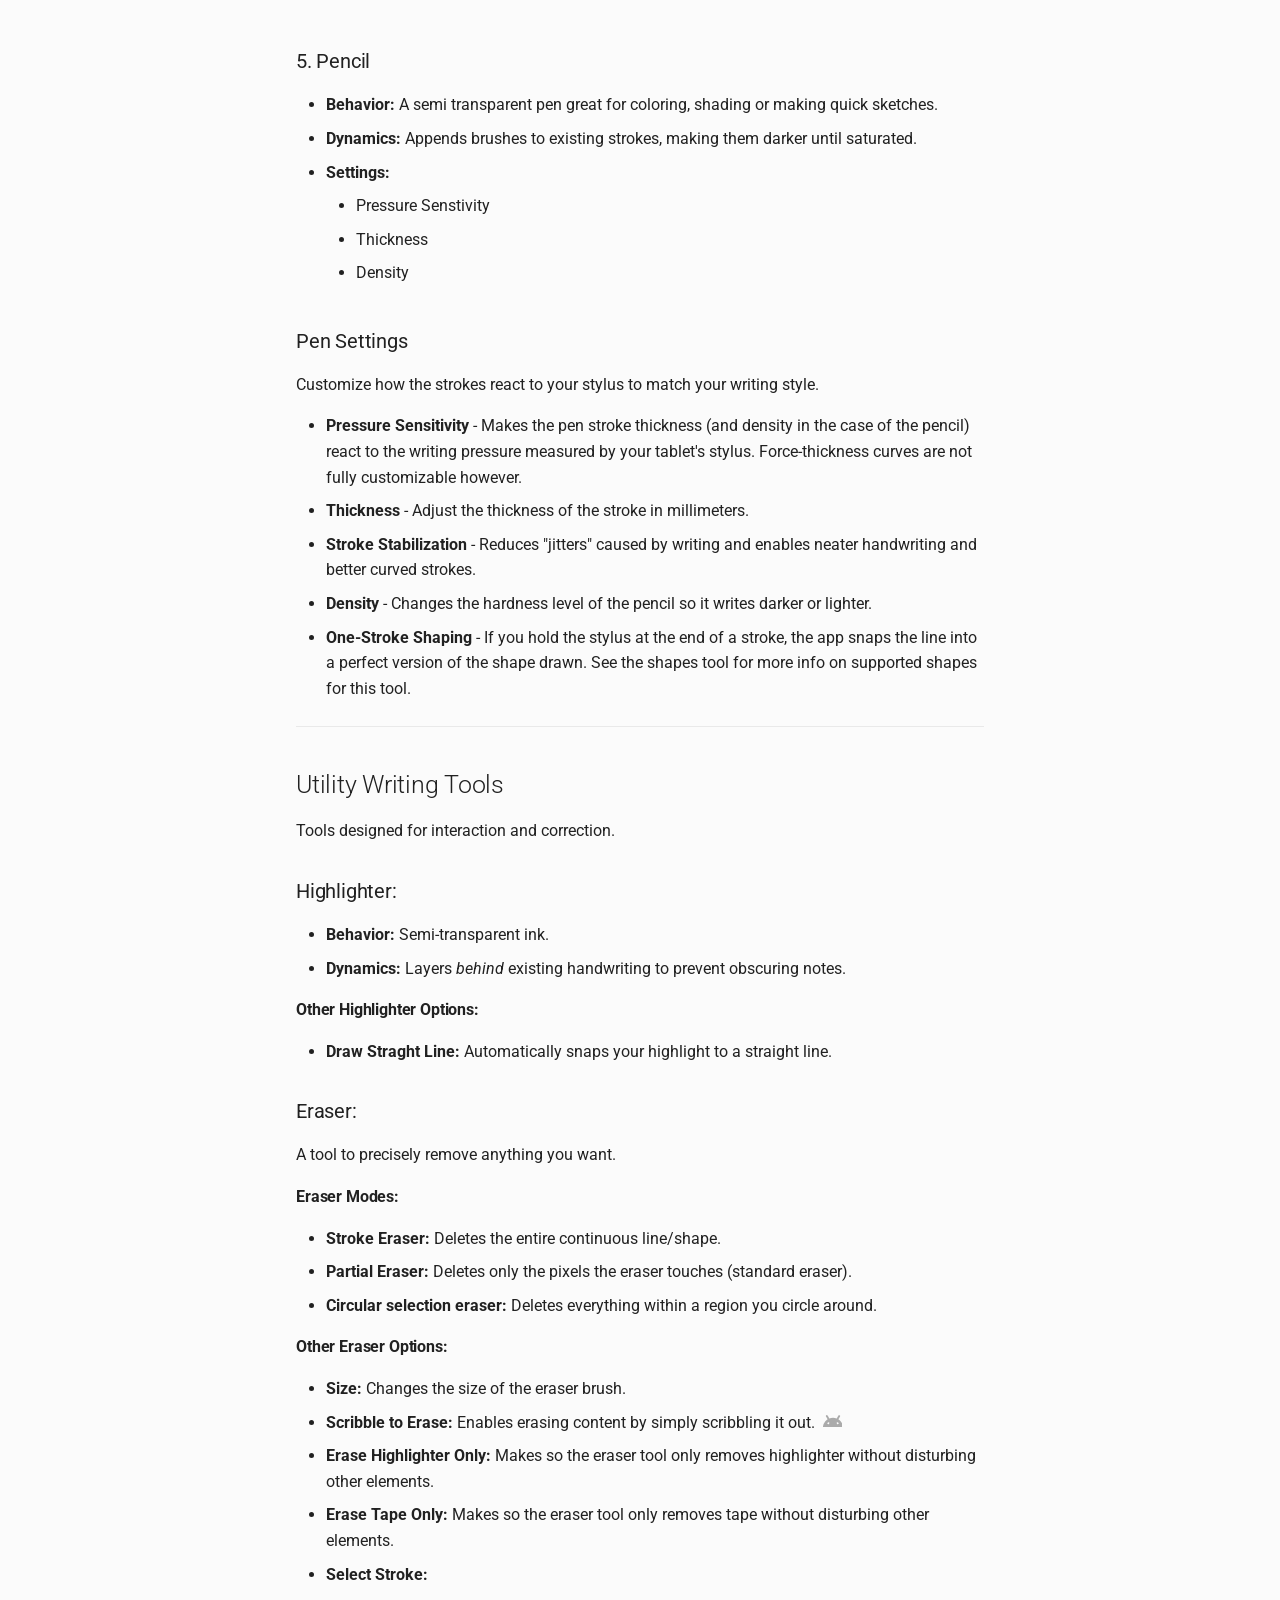
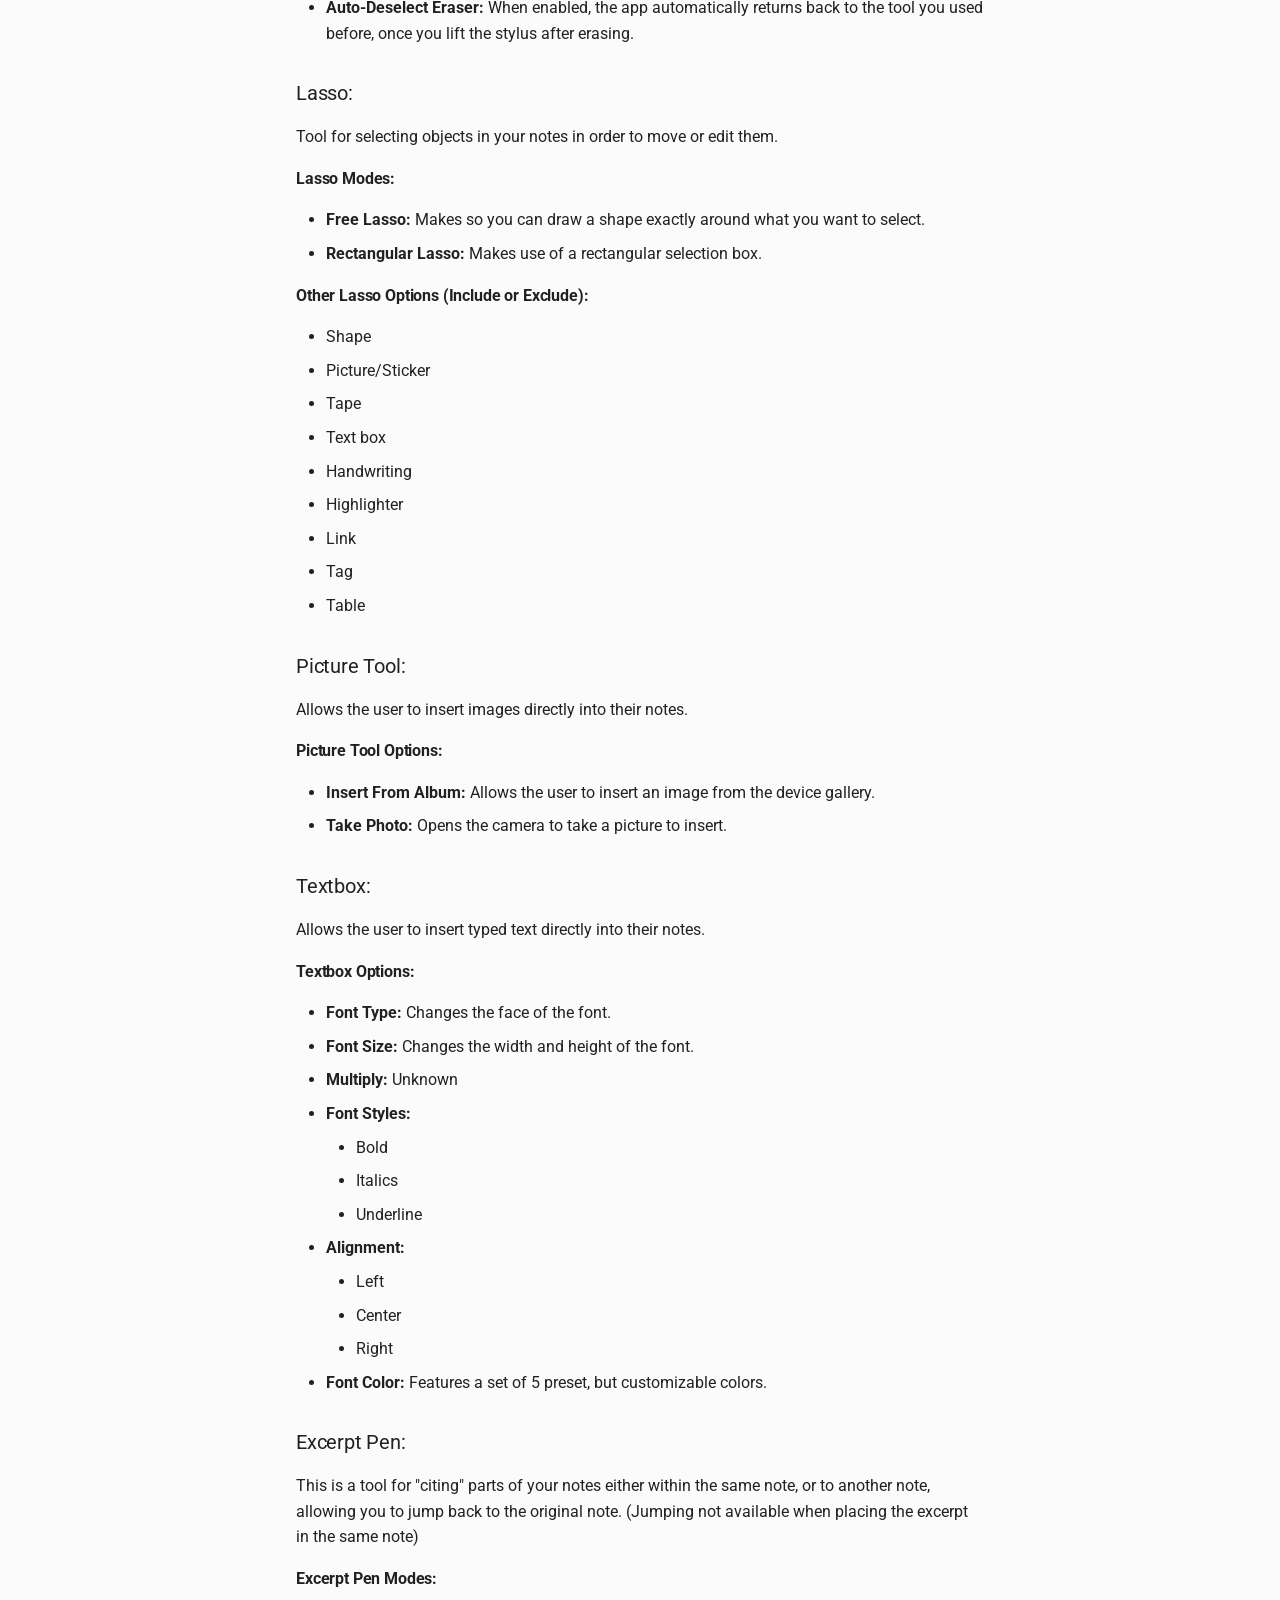
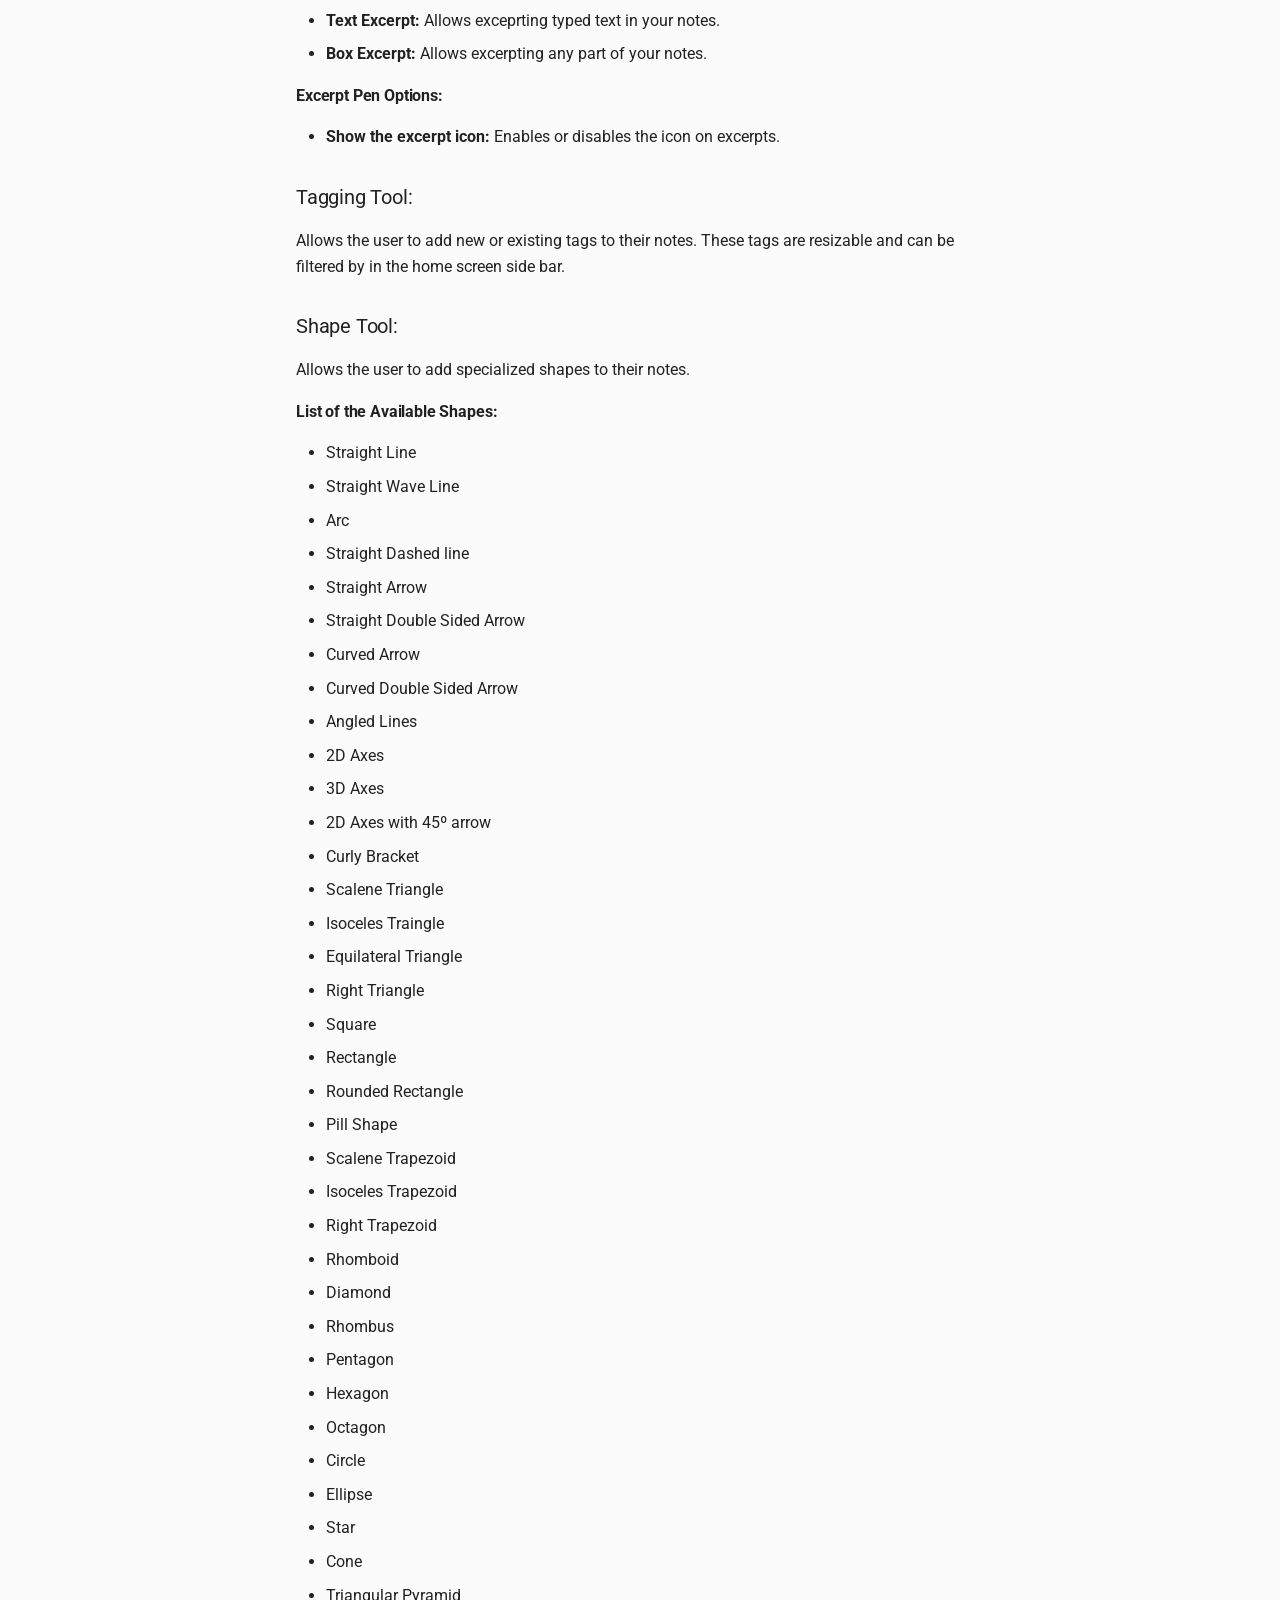
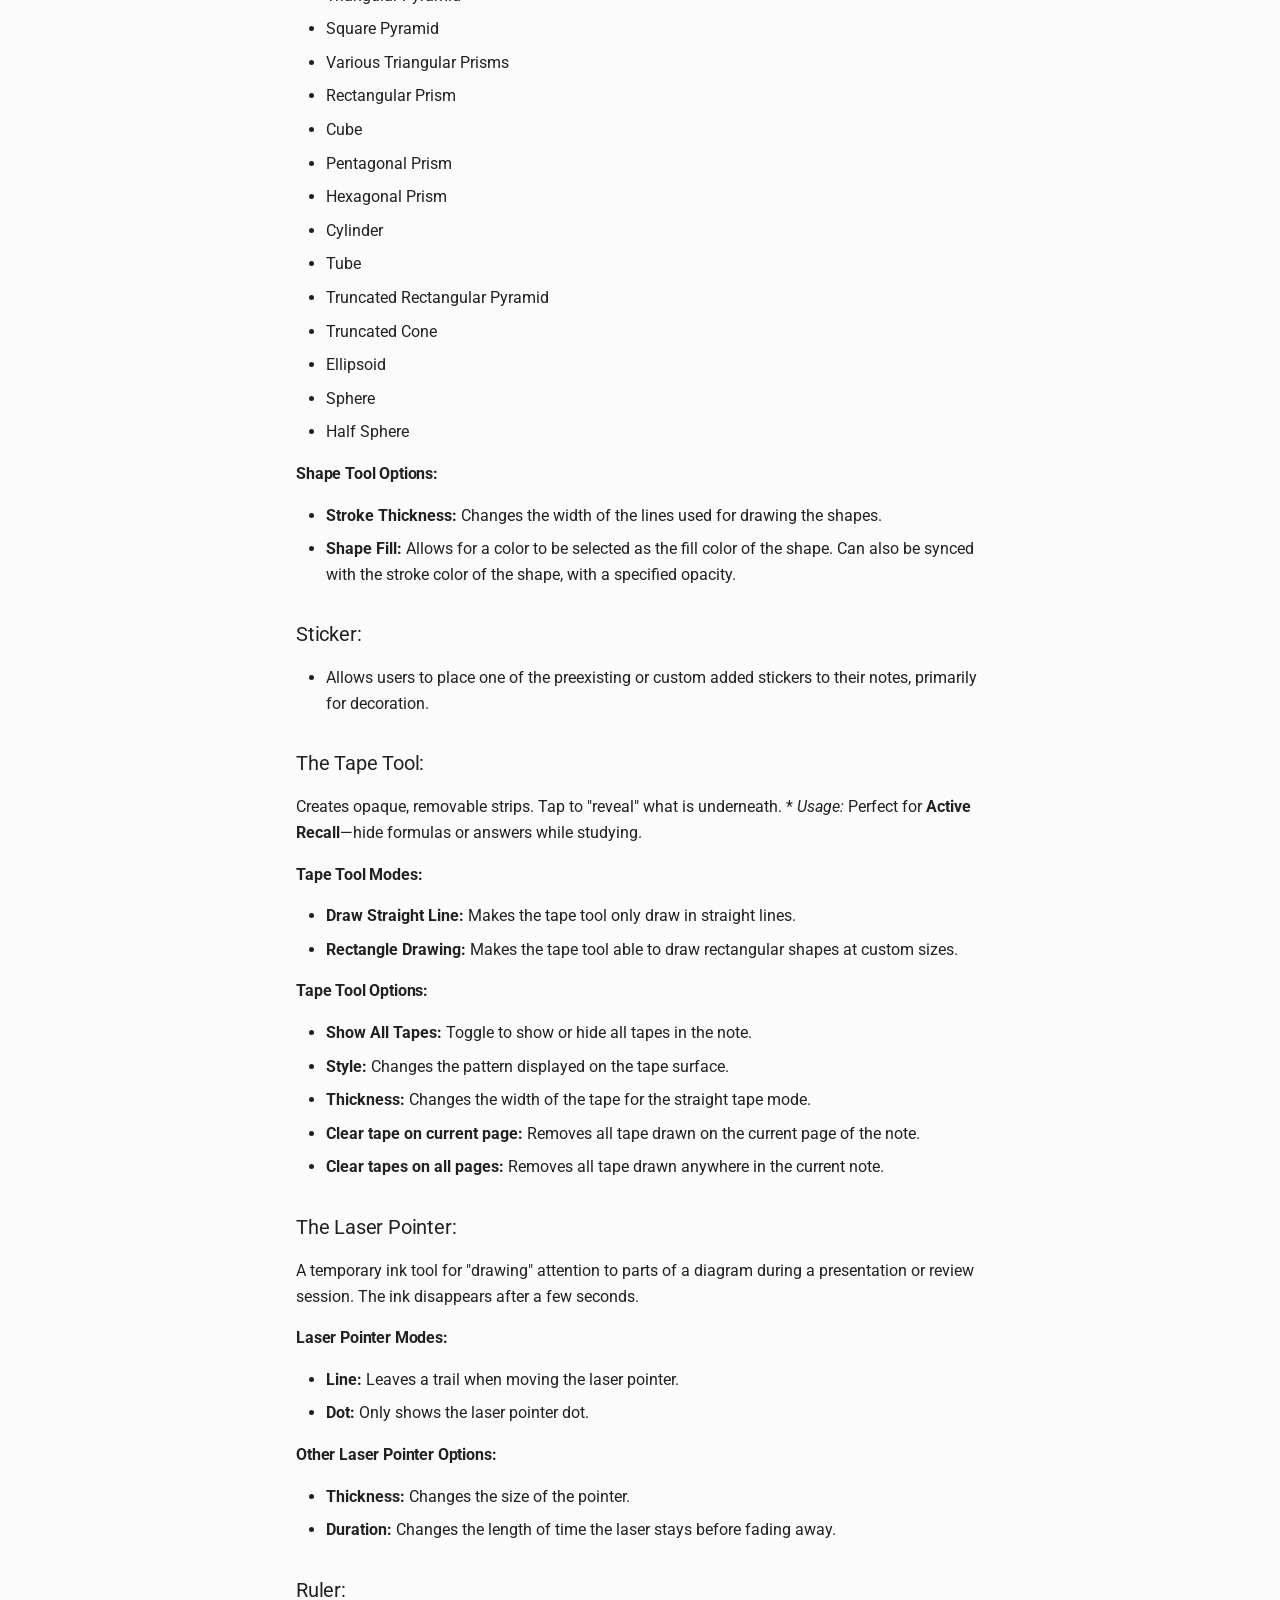
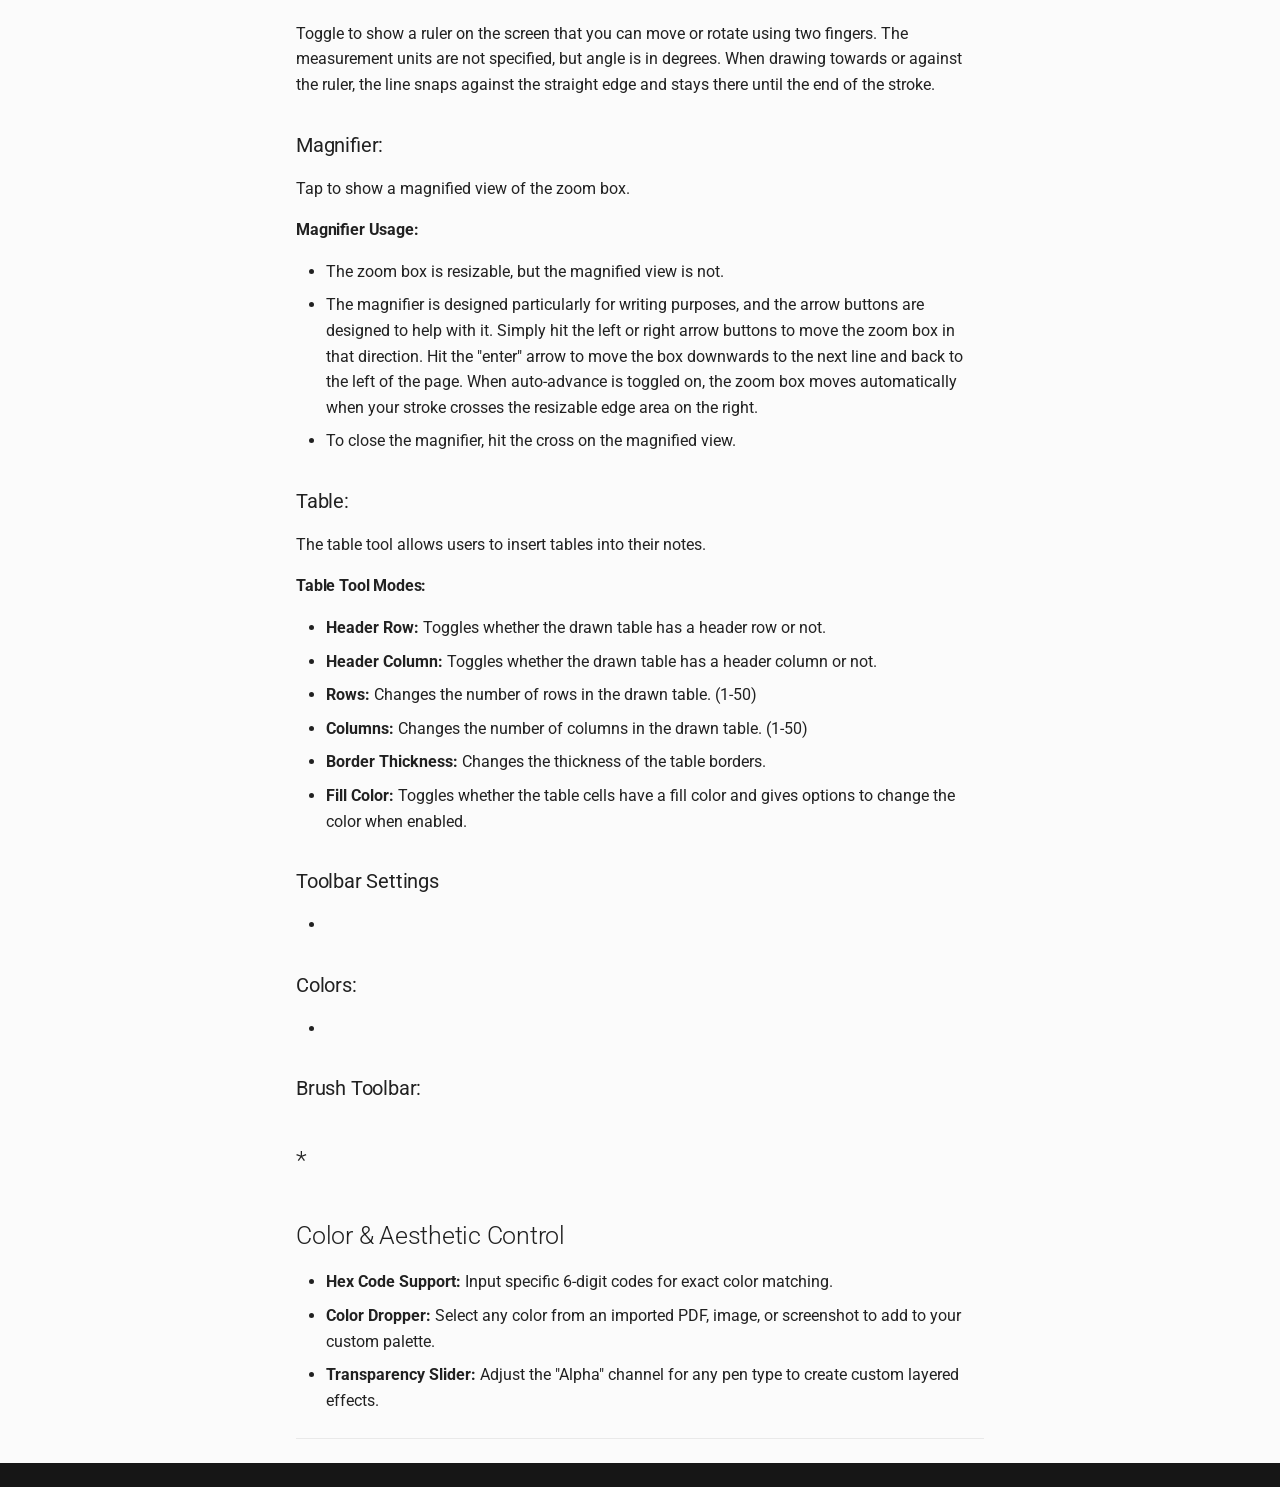
<file: tools/index.html>
<!doctype html>
<html lang="en" class="no-js">
  <head>
    
      <meta charset="utf-8">
      <meta name="viewport" content="width=device-width,initial-scale=1">
      
      
      
      
      
      
        
      
      
      <link rel="icon" href="../assets/sparkle-fill-24.svg">
      <meta name="generator" content="mkdocs-1.6.1, mkdocs-material-9.7.6">
    
    
      
        <title>Tools - StarNote Unofficial Wiki</title>
      
    
    
      <link rel="stylesheet" href="../assets/stylesheets/main.484c7ddc.min.css">
      
        
        <link rel="stylesheet" href="../assets/stylesheets/palette.ab4e12ef.min.css">
      
      

  
  
  
  
  <style>:root{--md-annotation-icon:url('data:image/svg+xml;charset=utf-8,%3Csvg%20xmlns%3D%22http%3A//www.w3.org/2000/svg%22%20viewBox%3D%220%200%2024%2024%22%3E%3Cpath%20d%3D%22M18.44%205.559q-1.015%201.748-2.028%203.498-.055-.023-.111-.043a12.098%2012.098%200%200%200-8.68.033C7.537%208.897%205.868%206.026%205.6%205.56a1%201%200%200%200-.141-.19%201.104%201.104%200%200%200-1.768%201.298c1.947%203.37-.096-.216%201.948%203.36.017.03-.495.263-1.393%201.017C2.9%2012.176.452%2014.772%200%2018.99h24a11.7%2011.7%200%200%200-.746-3.068%2012.1%2012.1%200%200%200-2.74-4.184%2012%2012%200%200%200-2.131-1.687c.66-1.122%201.312-2.256%201.965-3.385a1.11%201.11%200%200%200-.008-1.12%201.1%201.1%200%200%200-.852-.532c-.522-.054-.939.313-1.049.545m-.04%208.46c.395.593.324%201.331-.156%201.65-.48.32-1.188.1-1.582-.493s-.324-1.33.156-1.65c.473-.316%201.182-.11%201.582.494m-11.193-.492c.48.32.55%201.058.156%201.65-.394.593-1.103.815-1.584.495-.48-.32-.55-1.058-.156-1.65.4-.603%201.109-.811%201.584-.495%22/%3E%3C/svg%3E');}</style>


    
    
      
    
    
      
        
        
        <link rel="preconnect" href="https://fonts.gstatic.com" crossorigin>
        <link rel="stylesheet" href="https://fonts.googleapis.com/css?family=Roboto:300,300i,400,400i,700,700i%7CRoboto+Mono:400,400i,700,700i&display=fallback">
        <style>:root{--md-text-font:"Roboto";--md-code-font:"Roboto Mono"}</style>
      
    
    
      <link rel="stylesheet" href="../stylesheets/extra.css">
    
    <script>__md_scope=new URL("..",location),__md_hash=e=>[...e].reduce(((e,_)=>(e<<5)-e+_.charCodeAt(0)),0),__md_get=(e,_=localStorage,t=__md_scope)=>JSON.parse(_.getItem(t.pathname+"."+e)),__md_set=(e,_,t=localStorage,a=__md_scope)=>{try{t.setItem(a.pathname+"."+e,JSON.stringify(_))}catch(e){}}</script>
    
      

    
    
  </head>
  
  
    
    
      
    
    
    
    
    <body dir="ltr" data-md-color-scheme="default" data-md-color-primary="indigo" data-md-color-accent="indigo">
  
    
    <input class="md-toggle" data-md-toggle="drawer" type="checkbox" id="__drawer" autocomplete="off">
    <input class="md-toggle" data-md-toggle="search" type="checkbox" id="__search" autocomplete="off">
    <label class="md-overlay" for="__drawer"></label>
    <div data-md-component="skip">
      
        
        <a href="#tools" class="md-skip">
          Skip to content
        </a>
      
    </div>
    <div data-md-component="announce">
      
    </div>
    
    
      

  

<header class="md-header md-header--shadow" data-md-component="header">
  <nav class="md-header__inner md-grid" aria-label="Header">
    <a href=".." title="StarNote Unofficial Wiki" class="md-header__button md-logo" aria-label="StarNote Unofficial Wiki" data-md-component="logo">
      
  <img src="../assets/sparkle-fill-24.svg" alt="logo">

    </a>
    <label class="md-header__button md-icon" for="__drawer">
      
      <svg xmlns="http://www.w3.org/2000/svg" viewBox="0 0 24 24"><path d="M3 6h18v2H3zm0 5h18v2H3zm0 5h18v2H3z"/></svg>
    </label>
    <div class="md-header__title" data-md-component="header-title">
      <div class="md-header__ellipsis">
        <div class="md-header__topic">
          <span class="md-ellipsis">
            StarNote Unofficial Wiki
          </span>
        </div>
        <div class="md-header__topic" data-md-component="header-topic">
          <span class="md-ellipsis">
            
              Tools
            
          </span>
        </div>
      </div>
    </div>
    
      
        <form class="md-header__option" data-md-component="palette">
  
    
    
    
    <input class="md-option" data-md-color-media="(prefers-color-scheme)" data-md-color-scheme="default" data-md-color-primary="indigo" data-md-color-accent="indigo"  aria-label="Switch to light mode"  type="radio" name="__palette" id="__palette_0">
    
      <label class="md-header__button md-icon" title="Switch to light mode" for="__palette_1" hidden>
        <svg xmlns="http://www.w3.org/2000/svg" viewBox="0 0 24 24"><path d="m14.3 16-.7-2h-3.2l-.7 2H7.8L11 7h2l3.2 9zM20 8.69V4h-4.69L12 .69 8.69 4H4v4.69L.69 12 4 15.31V20h4.69L12 23.31 15.31 20H20v-4.69L23.31 12zm-9.15 3.96h2.3L12 9z"/></svg>
      </label>
    
  
    
    
    
    <input class="md-option" data-md-color-media="(prefers-color-scheme: light)" data-md-color-scheme="default" data-md-color-primary="indigo" data-md-color-accent="indigo"  aria-label="Switch to dark mode"  type="radio" name="__palette" id="__palette_1">
    
      <label class="md-header__button md-icon" title="Switch to dark mode" for="__palette_2" hidden>
        <svg xmlns="http://www.w3.org/2000/svg" viewBox="0 0 24 24"><path d="M12 7a5 5 0 0 1 5 5 5 5 0 0 1-5 5 5 5 0 0 1-5-5 5 5 0 0 1 5-5m0 2a3 3 0 0 0-3 3 3 3 0 0 0 3 3 3 3 0 0 0 3-3 3 3 0 0 0-3-3m0-7 2.39 3.42C13.65 5.15 12.84 5 12 5s-1.65.15-2.39.42zM3.34 7l4.16-.35A7.2 7.2 0 0 0 5.94 8.5c-.44.74-.69 1.5-.83 2.29zm.02 10 1.76-3.77a7.131 7.131 0 0 0 2.38 4.14zM20.65 7l-1.77 3.79a7.02 7.02 0 0 0-2.38-4.15zm-.01 10-4.14.36c.59-.51 1.12-1.14 1.54-1.86.42-.73.69-1.5.83-2.29zM12 22l-2.41-3.44c.74.27 1.55.44 2.41.44.82 0 1.63-.17 2.37-.44z"/></svg>
      </label>
    
  
    
    
    
    <input class="md-option" data-md-color-media="(prefers-color-scheme: dark)" data-md-color-scheme="slate" data-md-color-primary="indigo" data-md-color-accent="indigo"  aria-label="Switch to pure black"  type="radio" name="__palette" id="__palette_2">
    
      <label class="md-header__button md-icon" title="Switch to pure black" for="__palette_0" hidden>
        <svg xmlns="http://www.w3.org/2000/svg" viewBox="0 0 24 24"><path d="m17.75 4.09-2.53 1.94.91 3.06-2.63-1.81-2.63 1.81.91-3.06-2.53-1.94L12.44 4l1.06-3 1.06 3zm3.5 6.91-1.64 1.25.59 1.98-1.7-1.17-1.7 1.17.59-1.98L15.75 11l2.06-.05L18.5 9l.69 1.95zm-2.28 4.95c.83-.08 1.72 1.1 1.19 1.85-.32.45-.66.87-1.08 1.27C15.17 23 8.84 23 4.94 19.07c-3.91-3.9-3.91-10.24 0-14.14.4-.4.82-.76 1.27-1.08.75-.53 1.93.36 1.85 1.19-.27 2.86.69 5.83 2.89 8.02a9.96 9.96 0 0 0 8.02 2.89m-1.64 2.02a12.08 12.08 0 0 1-7.8-3.47c-2.17-2.19-3.33-5-3.49-7.82-2.81 3.14-2.7 7.96.31 10.98 3.02 3.01 7.84 3.12 10.98.31"/></svg>
      </label>
    
  
</form>
      
    
    
      <script>var palette=__md_get("__palette");if(palette&&palette.color){if("(prefers-color-scheme)"===palette.color.media){var media=matchMedia("(prefers-color-scheme: light)"),input=document.querySelector(media.matches?"[data-md-color-media='(prefers-color-scheme: light)']":"[data-md-color-media='(prefers-color-scheme: dark)']");palette.color.media=input.getAttribute("data-md-color-media"),palette.color.scheme=input.getAttribute("data-md-color-scheme"),palette.color.primary=input.getAttribute("data-md-color-primary"),palette.color.accent=input.getAttribute("data-md-color-accent")}for(var[key,value]of Object.entries(palette.color))document.body.setAttribute("data-md-color-"+key,value)}</script>
    
    
    
      
      
        <label class="md-header__button md-icon" for="__search">
          
          <svg xmlns="http://www.w3.org/2000/svg" viewBox="0 0 24 24"><path d="M9.5 3A6.5 6.5 0 0 1 16 9.5c0 1.61-.59 3.09-1.56 4.23l.27.27h.79l5 5-1.5 1.5-5-5v-.79l-.27-.27A6.52 6.52 0 0 1 9.5 16 6.5 6.5 0 0 1 3 9.5 6.5 6.5 0 0 1 9.5 3m0 2C7 5 5 7 5 9.5S7 14 9.5 14 14 12 14 9.5 12 5 9.5 5"/></svg>
        </label>
        <div class="md-search" data-md-component="search" role="dialog">
  <label class="md-search__overlay" for="__search"></label>
  <div class="md-search__inner" role="search">
    <form class="md-search__form" name="search">
      <input type="text" class="md-search__input" name="query" aria-label="Search" placeholder="Search" autocapitalize="off" autocorrect="off" autocomplete="off" spellcheck="false" data-md-component="search-query" required>
      <label class="md-search__icon md-icon" for="__search">
        
        <svg xmlns="http://www.w3.org/2000/svg" viewBox="0 0 24 24"><path d="M9.5 3A6.5 6.5 0 0 1 16 9.5c0 1.61-.59 3.09-1.56 4.23l.27.27h.79l5 5-1.5 1.5-5-5v-.79l-.27-.27A6.52 6.52 0 0 1 9.5 16 6.5 6.5 0 0 1 3 9.5 6.5 6.5 0 0 1 9.5 3m0 2C7 5 5 7 5 9.5S7 14 9.5 14 14 12 14 9.5 12 5 9.5 5"/></svg>
        
        <svg xmlns="http://www.w3.org/2000/svg" viewBox="0 0 24 24"><path d="M20 11v2H8l5.5 5.5-1.42 1.42L4.16 12l7.92-7.92L13.5 5.5 8 11z"/></svg>
      </label>
      <nav class="md-search__options" aria-label="Search">
        
          <a href="javascript:void(0)" class="md-search__icon md-icon" title="Share" aria-label="Share" data-clipboard data-clipboard-text="" data-md-component="search-share" tabindex="-1">
            
            <svg xmlns="http://www.w3.org/2000/svg" viewBox="0 0 24 24"><path d="M18 16.08c-.76 0-1.44.3-1.96.77L8.91 12.7c.05-.23.09-.46.09-.7s-.04-.47-.09-.7l7.05-4.11c.54.5 1.25.81 2.04.81a3 3 0 0 0 3-3 3 3 0 0 0-3-3 3 3 0 0 0-3 3c0 .24.04.47.09.7L8.04 9.81C7.5 9.31 6.79 9 6 9a3 3 0 0 0-3 3 3 3 0 0 0 3 3c.79 0 1.5-.31 2.04-.81l7.12 4.15c-.05.21-.08.43-.08.66 0 1.61 1.31 2.91 2.92 2.91s2.92-1.3 2.92-2.91A2.92 2.92 0 0 0 18 16.08"/></svg>
          </a>
        
        <button type="reset" class="md-search__icon md-icon" title="Clear" aria-label="Clear" tabindex="-1">
          
          <svg xmlns="http://www.w3.org/2000/svg" viewBox="0 0 24 24"><path d="M19 6.41 17.59 5 12 10.59 6.41 5 5 6.41 10.59 12 5 17.59 6.41 19 12 13.41 17.59 19 19 17.59 13.41 12z"/></svg>
        </button>
      </nav>
      
    </form>
    <div class="md-search__output">
      <div class="md-search__scrollwrap" tabindex="0" data-md-scrollfix>
        <div class="md-search-result" data-md-component="search-result">
          <div class="md-search-result__meta">
            Initializing search
          </div>
          <ol class="md-search-result__list" role="presentation"></ol>
        </div>
      </div>
    </div>
  </div>
</div>
      
    
    
  </nav>
  
</header>
    
    <div class="md-container" data-md-component="container">
      
      
        
          
        
      
      <main class="md-main" data-md-component="main">
        <div class="md-main__inner md-grid">
          
            
              
              <div class="md-sidebar md-sidebar--primary" data-md-component="sidebar" data-md-type="navigation" >
                <div class="md-sidebar__scrollwrap">
                  <div class="md-sidebar__inner">
                    



<nav class="md-nav md-nav--primary" aria-label="Navigation" data-md-level="0">
  <label class="md-nav__title" for="__drawer">
    <a href=".." title="StarNote Unofficial Wiki" class="md-nav__button md-logo" aria-label="StarNote Unofficial Wiki" data-md-component="logo">
      
  <img src="../assets/sparkle-fill-24.svg" alt="logo">

    </a>
    StarNote Unofficial Wiki
  </label>
  
  <ul class="md-nav__list" data-md-scrollfix>
    
      
      
  
  
  
  
    <li class="md-nav__item">
      <a href=".." class="md-nav__link">
        
  
  
  <span class="md-ellipsis">
    
  
    Home
  

    
  </span>
  
  

      </a>
    </li>
  

    
      
      
  
  
  
  
    
    
    
    
      
        
        
      
    
    
    <li class="md-nav__item md-nav__item--section md-nav__item--nested">
      
        
        
        <input class="md-nav__toggle md-toggle " type="checkbox" id="__nav_2" >
        
          
          <label class="md-nav__link" for="__nav_2" id="__nav_2_label" tabindex="">
            
  
  
  <span class="md-ellipsis">
    
  
    Getting Started
  

    
  </span>
  
  

            <span class="md-nav__icon md-icon"></span>
          </label>
        
        <nav class="md-nav" data-md-level="1" aria-labelledby="__nav_2_label" aria-expanded="false">
          <label class="md-nav__title" for="__nav_2">
            <span class="md-nav__icon md-icon"></span>
            
  
    Getting Started
  

          </label>
          <ul class="md-nav__list" data-md-scrollfix>
            
              
                
  
  
  
  
    <li class="md-nav__item">
      <a href="../setup/" class="md-nav__link">
        
  
  
  <span class="md-ellipsis">
    
  
    Quick Start
  

    
  </span>
  
  

      </a>
    </li>
  

              
            
              
                
  
  
  
  
    <li class="md-nav__item">
      <a href="../faq/" class="md-nav__link">
        
  
  
  <span class="md-ellipsis">
    
  
    FAQ
  

    
  </span>
  
  

      </a>
    </li>
  

              
            
          </ul>
        </nav>
      
    </li>
  

    
      
      
  
  
  
  
    
    
    
    
      
        
        
      
    
    
    <li class="md-nav__item md-nav__item--section md-nav__item--nested">
      
        
        
        <input class="md-nav__toggle md-toggle " type="checkbox" id="__nav_3" >
        
          
          <label class="md-nav__link" for="__nav_3" id="__nav_3_label" tabindex="">
            
  
  
  <span class="md-ellipsis">
    
  
    Study Toolkit (PDFs)
  

    
  </span>
  
  

            <span class="md-nav__icon md-icon"></span>
          </label>
        
        <nav class="md-nav" data-md-level="1" aria-labelledby="__nav_3_label" aria-expanded="false">
          <label class="md-nav__title" for="__nav_3">
            <span class="md-nav__icon md-icon"></span>
            
  
    Study Toolkit (PDFs)
  

          </label>
          <ul class="md-nav__list" data-md-scrollfix>
            
              
                
  
  
  
  
    <li class="md-nav__item">
      <a href="../pdf_import.md" class="md-nav__link">
        
  
  
  <span class="md-ellipsis">
    
  
    Importing Documents
  

    
  </span>
  
  

      </a>
    </li>
  

              
            
              
                
  
  
  
  
    <li class="md-nav__item">
      <a href="../pdf_tools.md" class="md-nav__link">
        
  
  
  <span class="md-ellipsis">
    
  
    Annotation & Expansion
  

    
  </span>
  
  

      </a>
    </li>
  

              
            
              
                
  
  
  
  
    <li class="md-nav__item">
      <a href="../dark_mode.md" class="md-nav__link">
        
  
  
  <span class="md-ellipsis">
    
  
    Smart Inversion (Dark Mode)
  

    
  </span>
  
  

      </a>
    </li>
  

              
            
              
                
  
  
  
  
    <li class="md-nav__item">
      <a href="../pdf_export.md" class="md-nav__link">
        
  
  
  <span class="md-ellipsis">
    
  
    Exporting Notes
  

    
  </span>
  
  

      </a>
    </li>
  

              
            
          </ul>
        </nav>
      
    </li>
  

    
      
      
  
  
  
  
    
    
    
    
      
        
        
      
    
    
    <li class="md-nav__item md-nav__item--section md-nav__item--nested">
      
        
        
        <input class="md-nav__toggle md-toggle " type="checkbox" id="__nav_4" >
        
          
          <label class="md-nav__link" for="__nav_4" id="__nav_4_label" tabindex="">
            
  
  
  <span class="md-ellipsis">
    
  
    Creation Tools
  

    
  </span>
  
  

            <span class="md-nav__icon md-icon"></span>
          </label>
        
        <nav class="md-nav" data-md-level="1" aria-labelledby="__nav_4_label" aria-expanded="false">
          <label class="md-nav__title" for="__nav_4">
            <span class="md-nav__icon md-icon"></span>
            
  
    Creation Tools
  

          </label>
          <ul class="md-nav__list" data-md-scrollfix>
            
              
                
  
  
  
  
    <li class="md-nav__item">
      <a href="../pens/" class="md-nav__link">
        
  
  
  <span class="md-ellipsis">
    
  
    Pen & Writing
  

    
  </span>
  
  

      </a>
    </li>
  

              
            
              
                
  
  
  
  
    <li class="md-nav__item">
      <a href="../tables.md" class="md-nav__link">
        
  
  
  <span class="md-ellipsis">
    
  
    Smart Tables
  

    
  </span>
  
  

      </a>
    </li>
  

              
            
              
                
  
  
  
  
    <li class="md-nav__item">
      <a href="../shapes.md" class="md-nav__link">
        
  
  
  <span class="md-ellipsis">
    
  
    Shapes & Geometry
  

    
  </span>
  
  

      </a>
    </li>
  

              
            
          </ul>
        </nav>
      
    </li>
  

    
      
      
  
  
  
  
    
    
    
    
      
        
        
      
    
    
    <li class="md-nav__item md-nav__item--section md-nav__item--nested">
      
        
        
        <input class="md-nav__toggle md-toggle " type="checkbox" id="__nav_5" >
        
          
          <label class="md-nav__link" for="__nav_5" id="__nav_5_label" tabindex="">
            
  
  
  <span class="md-ellipsis">
    
  
    Workspace Editing
  

    
  </span>
  
  

            <span class="md-nav__icon md-icon"></span>
          </label>
        
        <nav class="md-nav" data-md-level="1" aria-labelledby="__nav_5_label" aria-expanded="false">
          <label class="md-nav__title" for="__nav_5">
            <span class="md-nav__icon md-icon"></span>
            
  
    Workspace Editing
  

          </label>
          <ul class="md-nav__list" data-md-scrollfix>
            
              
                
  
  
  
  
    <li class="md-nav__item">
      <a href="../lasso.md" class="md-nav__link">
        
  
  
  <span class="md-ellipsis">
    
  
    Lasso & Selection
  

    
  </span>
  
  

      </a>
    </li>
  

              
            
              
                
  
  
  
  
    <li class="md-nav__item">
      <a href="../templates.md" class="md-nav__link">
        
  
  
  <span class="md-ellipsis">
    
  
    Canvas Backgrounds
  

    
  </span>
  
  

      </a>
    </li>
  

              
            
          </ul>
        </nav>
      
    </li>
  

    
      
      
  
  
  
  
    
    
    
    
      
        
        
      
    
    
    <li class="md-nav__item md-nav__item--section md-nav__item--nested">
      
        
        
        <input class="md-nav__toggle md-toggle " type="checkbox" id="__nav_6" >
        
          
          <label class="md-nav__link" for="__nav_6" id="__nav_6_label" tabindex="">
            
  
  
  <span class="md-ellipsis">
    
  
    Management
  

    
  </span>
  
  

            <span class="md-nav__icon md-icon"></span>
          </label>
        
        <nav class="md-nav" data-md-level="1" aria-labelledby="__nav_6_label" aria-expanded="false">
          <label class="md-nav__title" for="__nav_6">
            <span class="md-nav__icon md-icon"></span>
            
  
    Management
  

          </label>
          <ul class="md-nav__list" data-md-scrollfix>
            
              
                
  
  
  
  
    <li class="md-nav__item">
      <a href="../sync/" class="md-nav__link">
        
  
  
  <span class="md-ellipsis">
    
  
    Cloud Backup & Sync
  

    
  </span>
  
  

      </a>
    </li>
  

              
            
              
                
  
  
  
  
    <li class="md-nav__item">
      <a href="../backups/" class="md-nav__link">
        
  
  
  <span class="md-ellipsis">
    
  
    Local File Backups
  

    
  </span>
  
  

      </a>
    </li>
  

              
            
          </ul>
        </nav>
      
    </li>
  

    
      
      
  
  
  
  
    
    
    
    
      
        
        
      
    
    
    <li class="md-nav__item md-nav__item--section md-nav__item--nested">
      
        
        
        <input class="md-nav__toggle md-toggle " type="checkbox" id="__nav_7" >
        
          
          <label class="md-nav__link" for="__nav_7" id="__nav_7_label" tabindex="">
            
  
  
  <span class="md-ellipsis">
    
  
    Community Data
  

    
  </span>
  
  

            <span class="md-nav__icon md-icon"></span>
          </label>
        
        <nav class="md-nav" data-md-level="1" aria-labelledby="__nav_7_label" aria-expanded="false">
          <label class="md-nav__title" for="__nav_7">
            <span class="md-nav__icon md-icon"></span>
            
  
    Community Data
  

          </label>
          <ul class="md-nav__list" data-md-scrollfix>
            
              
                
  
  
  
  
    <li class="md-nav__item">
      <a href="../roadmap.md" class="md-nav__link">
        
  
  
  <span class="md-ellipsis">
    
  
    Feature Tracker
  

    
  </span>
  
  

      </a>
    </li>
  

              
            
              
                
  
  
  
  
    <li class="md-nav__item">
      <a href="../most_wanted/" class="md-nav__link">
        
  
  
  <span class="md-ellipsis">
    
  
    Most Wanted
  

    
  </span>
  
  

      </a>
    </li>
  

              
            
          </ul>
        </nav>
      
    </li>
  

    
      
      
  
  
  
  
    
    
    
    
      
        
        
      
    
    
    <li class="md-nav__item md-nav__item--section md-nav__item--nested">
      
        
        
        <input class="md-nav__toggle md-toggle " type="checkbox" id="__nav_8" >
        
          
          <label class="md-nav__link" for="__nav_8" id="__nav_8_label" tabindex="">
            
  
  
  <span class="md-ellipsis">
    
  
    Technical
  

    
  </span>
  
  

            <span class="md-nav__icon md-icon"></span>
          </label>
        
        <nav class="md-nav" data-md-level="1" aria-labelledby="__nav_8_label" aria-expanded="false">
          <label class="md-nav__title" for="__nav_8">
            <span class="md-nav__icon md-icon"></span>
            
  
    Technical
  

          </label>
          <ul class="md-nav__list" data-md-scrollfix>
            
              
                
  
  
  
  
    <li class="md-nav__item">
      <a href="../hardware.md" class="md-nav__link">
        
  
  
  <span class="md-ellipsis">
    
  
    Hardware Guide
  

    
  </span>
  
  

      </a>
    </li>
  

              
            
              
                
  
  
  
  
    <li class="md-nav__item">
      <a href="../limitations.md" class="md-nav__link">
        
  
  
  <span class="md-ellipsis">
    
  
    Known Limitations
  

    
  </span>
  
  

      </a>
    </li>
  

              
            
          </ul>
        </nav>
      
    </li>
  

    
  </ul>
</nav>
                  </div>
                </div>
              </div>
            
            
              
              <div class="md-sidebar md-sidebar--secondary" data-md-component="sidebar" data-md-type="toc" >
                <div class="md-sidebar__scrollwrap">
                  <div class="md-sidebar__inner">
                    

<nav class="md-nav md-nav--secondary" aria-label="Table of contents">
  
  
  
    
  
  
    <label class="md-nav__title" for="__toc">
      <span class="md-nav__icon md-icon"></span>
      Table of contents
    </label>
    <ul class="md-nav__list" data-md-component="toc" data-md-scrollfix>
      
        <li class="md-nav__item">
  <a href="#core-pen-types" class="md-nav__link">
    <span class="md-ellipsis">
      
        Core Pen Types
      
    </span>
  </a>
  
</li>
      
        <li class="md-nav__item">
  <a href="#utility-writing-tools" class="md-nav__link">
    <span class="md-ellipsis">
      
        Utility Writing Tools
      
    </span>
  </a>
  
</li>
      
        <li class="md-nav__item">
  <a href="#_1" class="md-nav__link">
    <span class="md-ellipsis">
      
        *
      
    </span>
  </a>
  
</li>
      
        <li class="md-nav__item">
  <a href="#color-aesthetic-control" class="md-nav__link">
    <span class="md-ellipsis">
      
        Color &amp; Aesthetic Control
      
    </span>
  </a>
  
</li>
      
    </ul>
  
</nav>
                  </div>
                </div>
              </div>
            
          
          
            <div class="md-content" data-md-component="content">
              
                



  


              
              <article class="md-content__inner md-typeset">
                
                  



<div class="admonition warning">
<p class="admonition-title">Important</p>
<p>This wiki was not made by the developers of StarNote and may not be completely accurate!</p>
</div>
<h1 id="tools">Tools</h1>
<p>This guide covers the technical specifications and customization options for pens.</p>
<hr />
<div class="admonition question">
<p class="admonition-title">Remember</p>
<p>Some of these features will only work properly when using an active stylus.</p>
</div>
<h2 id="core-pen-types">Core Pen Types</h2>
<p>StarNote uses a "Pen Box" system allowing for <strong>16 custom presets</strong>. Tap any tool in the toolbar twice to access its specific configuration menu.</p>
<h3 id="1-fountain-pen">1. Fountain Pen</h3>
<ul>
<li><strong>Behavior:</strong> A reliable pen that works well for writing naturally.</li>
<li><strong>Dynamics:</strong> Always has some level of pressure sensitivity, even when set to 0%.</li>
<li><strong>Settings:</strong> <ul>
<li>Pressure Sensitivity</li>
<li>Thickness</li>
<li>Stroke Stabilization</li>
</ul>
</li>
</ul>
<h3 id="2-calligraphy-pen">2. Calligraphy Pen</h3>
<ul>
<li><strong>Behavior:</strong> A fancy pen that works well for making beautiful headings or labels.</li>
<li><strong>Dynamics:</strong> Makes thicker lines on downwards strokes and thinner lines on upwards strokes.</li>
<li><strong>Settings:</strong> <ul>
<li>Thickness</li>
<li>Stroke Stabilization</li>
</ul>
</li>
</ul>
<h3 id="3-softpaint-brush-v12">3. SoftPaint Brush (v1.2+)</h3>
<ul>
<li><strong>Behavior:</strong> A flowy pen that that's great for sketching or making headings.</li>
<li><strong>Dynamics:</strong> Fills the stroke as you write and tapers the end based on the writing speed.</li>
<li><strong>Settings:</strong> <ul>
<li>Thickness</li>
</ul>
</li>
</ul>
<h3 id="4-ballpoint-pen">4. Ballpoint Pen</h3>
<ul>
<li><strong>Behavior:</strong> A consistent pen great for making precise diagrams or neat handwriting and drawing.</li>
<li><strong>Dynamics:</strong> Uniform line width regardless of pressure or speed.</li>
<li><strong>Settings:</strong> <ul>
<li>Thickness</li>
<li>Stroke Stabilization</li>
</ul>
</li>
</ul>
<h3 id="5-pencil">5. Pencil</h3>
<ul>
<li><strong>Behavior:</strong> A semi transparent pen great for coloring, shading or making quick sketches.</li>
<li><strong>Dynamics:</strong> Appends brushes to existing strokes, making them darker until saturated.</li>
<li><strong>Settings:</strong>  <ul>
<li>Pressure Senstivity</li>
<li>Thickness</li>
<li>Density</li>
</ul>
</li>
</ul>
<h3 id="pen-settings">Pen Settings</h3>
<p>Customize how the strokes react to your stylus to match your writing style.</p>
<ul>
<li><strong>Pressure Sensitivity</strong> - Makes the pen stroke thickness (and density in the case of the pencil) react to the writing pressure measured by your tablet's stylus. Force-thickness curves are not fully customizable however.</li>
<li><strong>Thickness</strong> - Adjust the thickness of the stroke in millimeters.</li>
<li><strong>Stroke Stabilization</strong> - Reduces "jitters" caused by writing and enables neater handwriting and better curved strokes.</li>
<li><strong>Density</strong> - Changes the hardness level of the pencil so it writes darker or lighter.</li>
<li><strong>One-Stroke Shaping</strong> - If you hold the stylus at the end of a stroke, the app snaps the line into a perfect version of the shape drawn. See the shapes tool for more info on supported shapes for this tool.</li>
</ul>
<hr />
<h2 id="utility-writing-tools">Utility Writing Tools</h2>
<p>Tools designed for interaction and correction.</p>
<h3 id="highlighter">Highlighter:</h3>
<ul>
<li><strong>Behavior:</strong> Semi-transparent ink.</li>
<li><strong>Dynamics:</strong> Layers <em>behind</em> existing handwriting to prevent obscuring notes.</li>
</ul>
<h4 id="other-highlighter-options">Other Highlighter Options:</h4>
<ul>
<li><strong>Draw Straght Line:</strong> Automatically snaps your highlight to a straight line.</li>
</ul>
<h3 id="eraser">Eraser:</h3>
<p>A tool to precisely remove anything you want.</p>
<h4 id="eraser-modes">Eraser Modes:</h4>
<ul>
<li><strong>Stroke Eraser:</strong> Deletes the entire continuous line/shape.</li>
<li><strong>Partial Eraser:</strong> Deletes only the pixels the eraser touches (standard eraser).</li>
<li><strong>Circular selection eraser:</strong> Deletes everything within a region you circle around.</li>
</ul>
<h4 id="other-eraser-options">Other Eraser Options:</h4>
<ul>
<li><strong>Size:</strong> Changes the size of the eraser brush.</li>
<li>
<p class="annotate"><strong>Scribble to Erase:</strong> Enables erasing content by simply scribbling it out. (1)</p>
<ol>
<li>Only available on android.</li>
</ol>
</li>
<li>
<p><strong>Erase Highlighter Only:</strong> Makes so the eraser tool only removes highlighter without disturbing other elements.</p>
</li>
<li><strong>Erase Tape Only:</strong> Makes so the eraser tool only removes tape without disturbing other elements.</li>
<li><strong>Select Stroke:</strong> </li>
<li><strong>Auto-Deselect Eraser:</strong> When enabled, the app automatically returns back to the tool you used before, once you lift the stylus after erasing.</li>
</ul>
<h3 id="lasso">Lasso:</h3>
<p>Tool for selecting objects in your notes in order to move or edit them.</p>
<h4 id="lasso-modes">Lasso Modes:</h4>
<ul>
<li><strong>Free Lasso:</strong> Makes so you can draw a shape exactly around what you want to select.</li>
<li><strong>Rectangular Lasso:</strong> Makes use of a rectangular selection box.</li>
</ul>
<h4 id="other-lasso-options-include-or-exclude">Other Lasso Options (Include or Exclude):</h4>
<ul>
<li>Shape</li>
<li>Picture/Sticker</li>
<li>Tape</li>
<li>Text box</li>
<li>Handwriting</li>
<li>Highlighter</li>
<li>Link</li>
<li>Tag</li>
<li>Table</li>
</ul>
<h3 id="picture-tool">Picture Tool:</h3>
<p>Allows the user to insert images directly into their notes.</p>
<h4 id="picture-tool-options">Picture Tool Options:</h4>
<ul>
<li><strong>Insert From Album:</strong> Allows the user to insert an image from the device gallery.</li>
<li><strong>Take Photo:</strong> Opens the camera to take a picture to insert.</li>
</ul>
<h3 id="textbox">Textbox:</h3>
<p>Allows the user to insert typed text directly into their notes.</p>
<h4 id="textbox-options">Textbox Options:</h4>
<ul>
<li><strong>Font Type:</strong> Changes the face of the font.</li>
<li><strong>Font Size:</strong> Changes the width and height of the font.</li>
<li><strong>Multiply:</strong> Unknown</li>
<li><strong>Font Styles:</strong> <ul>
<li>Bold</li>
<li>Italics</li>
<li>Underline</li>
</ul>
</li>
<li><strong>Alignment:</strong><ul>
<li>Left</li>
<li>Center</li>
<li>Right</li>
</ul>
</li>
<li><strong>Font Color:</strong> Features a set of 5 preset, but customizable colors.</li>
</ul>
<h3 id="excerpt-pen">Excerpt Pen:</h3>
<p>This is a tool for "citing" parts of your notes either within the same note, or to another note, allowing you to jump back to the original note. (Jumping not available when placing the excerpt in the same note)</p>
<h4 id="excerpt-pen-modes">Excerpt Pen Modes:</h4>
<ul>
<li><strong>Text Excerpt:</strong> Allows exceprting typed text in your notes.</li>
<li><strong>Box Excerpt:</strong> Allows excerpting any part of your notes.</li>
</ul>
<h4 id="excerpt-pen-options">Excerpt Pen Options:</h4>
<ul>
<li><strong>Show the excerpt icon:</strong> Enables or disables the icon on excerpts.</li>
</ul>
<h3 id="tagging-tool">Tagging Tool:</h3>
<p>Allows the user to add new or existing tags to their notes. These tags are resizable and can be filtered by in the home screen side bar.</p>
<h3 id="shape-tool">Shape Tool:</h3>
<p>Allows the user to add specialized shapes to their notes.</p>
<h4 id="list-of-the-available-shapes">List of the Available Shapes:</h4>
<ul>
<li>Straight Line</li>
<li>Straight Wave Line</li>
<li>Arc</li>
<li>Straight Dashed line</li>
<li>Straight Arrow</li>
<li>Straight Double Sided Arrow</li>
<li>Curved Arrow</li>
<li>Curved Double Sided Arrow</li>
<li>Angled Lines</li>
<li>2D Axes</li>
<li>3D Axes</li>
<li>2D Axes with 45º arrow</li>
<li>Curly Bracket</li>
<li>Scalene Triangle</li>
<li>Isoceles Traingle</li>
<li>Equilateral Triangle</li>
<li>Right Triangle</li>
<li>Square</li>
<li>Rectangle</li>
<li>Rounded Rectangle</li>
<li>Pill Shape</li>
<li>Scalene Trapezoid</li>
<li>Isoceles Trapezoid</li>
<li>Right Trapezoid</li>
<li>Rhomboid</li>
<li>Diamond</li>
<li>Rhombus</li>
<li>Pentagon</li>
<li>Hexagon</li>
<li>Octagon</li>
<li>Circle</li>
<li>Ellipse</li>
<li>Star</li>
<li>Cone</li>
<li>Triangular Pyramid</li>
<li>Square Pyramid</li>
<li>Various Triangular Prisms</li>
<li>Rectangular Prism</li>
<li>Cube</li>
<li>Pentagonal Prism</li>
<li>Hexagonal Prism</li>
<li>Cylinder</li>
<li>Tube</li>
<li>Truncated Rectangular Pyramid</li>
<li>Truncated Cone</li>
<li>Ellipsoid</li>
<li>Sphere</li>
<li>Half Sphere</li>
</ul>
<h4 id="shape-tool-options">Shape Tool Options:</h4>
<ul>
<li><strong>Stroke Thickness:</strong> Changes the width of the lines used for drawing the shapes.</li>
<li><strong>Shape Fill:</strong> Allows for a color to be selected as the fill color of the shape. Can also be synced with the stroke color of the shape, with a specified opacity.</li>
</ul>
<h3 id="sticker">Sticker:</h3>
<ul>
<li>Allows users to place one of the preexisting or custom added stickers to their notes, primarily for decoration.</li>
</ul>
<h3 id="the-tape-tool">The Tape Tool:</h3>
<p>Creates opaque, removable strips. Tap to "reveal" what is underneath.
* <em>Usage:</em> Perfect for <strong>Active Recall</strong>—hide formulas or answers while studying.</p>
<h4 id="tape-tool-modes">Tape Tool Modes:</h4>
<ul>
<li><strong>Draw Straight Line:</strong> Makes the tape tool only draw in straight lines.</li>
<li><strong>Rectangle Drawing:</strong> Makes the tape tool able to draw rectangular shapes at custom sizes.</li>
</ul>
<h4 id="tape-tool-options">Tape Tool Options:</h4>
<ul>
<li><strong>Show All Tapes:</strong> Toggle to show or hide all tapes in the note.</li>
<li><strong>Style:</strong> Changes the pattern displayed on the tape surface.</li>
<li><strong>Thickness:</strong> Changes the width of the tape for the straight tape mode.</li>
<li><strong>Clear tape on current page:</strong> Removes all tape drawn on the current page of the note.</li>
<li><strong>Clear tapes on all pages:</strong> Removes all tape drawn anywhere in the current note.</li>
</ul>
<h3 id="the-laser-pointer">The Laser Pointer:</h3>
<p>A temporary ink tool for "drawing" attention to parts of a diagram during a presentation or review session. The ink disappears after a few seconds.</p>
<h4 id="laser-pointer-modes">Laser Pointer Modes:</h4>
<ul>
<li><strong>Line:</strong> Leaves a trail when moving the laser pointer.</li>
<li><strong>Dot:</strong> Only shows the laser pointer dot.</li>
</ul>
<h4 id="other-laser-pointer-options">Other Laser Pointer Options:</h4>
<ul>
<li><strong>Thickness:</strong> Changes the size of the pointer.</li>
<li><strong>Duration:</strong> Changes the length of time the laser stays before fading away.   </li>
</ul>
<h3 id="ruler">Ruler:</h3>
<p>Toggle to show a ruler on the screen that you can move or rotate using two fingers. The measurement units are not specified, but angle is in degrees. When drawing towards or against the ruler, the line snaps against the straight edge and stays there until the end of the stroke.</p>
<h3 id="magnifier">Magnifier:</h3>
<p>Tap to show a magnified view of the zoom box. </p>
<h4 id="magnifier-usage">Magnifier Usage:</h4>
<ul>
<li>The zoom box is resizable, but the magnified view is not. </li>
<li>The magnifier is designed particularly for writing purposes, and the arrow buttons are designed to help with it. Simply hit the left or right arrow buttons to move the zoom box in that direction. Hit the "enter" arrow to move the box downwards to the next line and back to the left of the page. When auto-advance is toggled on, the zoom box moves automatically when your stroke crosses the resizable edge area on the right.</li>
<li>To close the magnifier, hit the cross on the magnified view.</li>
</ul>
<h3 id="table">Table:</h3>
<p>The table tool allows users to insert tables into their notes.</p>
<h4 id="table-tool-modes">Table Tool Modes:</h4>
<ul>
<li><strong>Header Row:</strong> Toggles whether the drawn table has a header row or not.</li>
<li><strong>Header Column:</strong> Toggles whether the drawn table has a header column or not.</li>
<li><strong>Rows:</strong> Changes the number of rows in the drawn table. (1-50)</li>
<li><strong>Columns:</strong> Changes the number of columns in the drawn table. (1-50)</li>
<li><strong>Border Thickness:</strong> Changes the thickness of the table borders.</li>
<li><strong>Fill Color:</strong> Toggles whether the table cells have a fill color and gives options to change the color when enabled.</li>
</ul>
<h3 id="toolbar-settings">Toolbar Settings</h3>
<ul>
<li></li>
</ul>
<h3 id="colors">Colors:</h3>
<ul>
<li></li>
</ul>
<h3 id="brush-toolbar">Brush Toolbar:</h3>
<h2 id="_1">*</h2>
<h2 id="color-aesthetic-control">Color &amp; Aesthetic Control</h2>
<ul>
<li><strong>Hex Code Support:</strong> Input specific 6-digit codes for exact color matching.</li>
<li><strong>Color Dropper:</strong> Select any color from an imported PDF, image, or screenshot to add to your custom palette.</li>
<li><strong>Transparency Slider:</strong> Adjust the "Alpha" channel for any pen type to create custom layered effects.</li>
</ul>
<hr />












                
              </article>
            </div>
          
          
<script>var target=document.getElementById(location.hash.slice(1));target&&target.name&&(target.checked=target.name.startsWith("__tabbed_"))</script>
        </div>
        
          <button type="button" class="md-top md-icon" data-md-component="top" hidden>
  
  <svg xmlns="http://www.w3.org/2000/svg" viewBox="0 0 24 24"><path d="M13 20h-2V8l-5.5 5.5-1.42-1.42L12 4.16l7.92 7.92-1.42 1.42L13 8z"/></svg>
  Back to top
</button>
        
      </main>
      
        <footer class="md-footer">
  
  <div class="md-footer-meta md-typeset">
    <div class="md-footer-meta__inner md-grid">
      <div class="md-copyright">
  
  
</div>
      
    </div>
  </div>
</footer>
      
    </div>
    <div class="md-dialog" data-md-component="dialog">
      <div class="md-dialog__inner md-typeset"></div>
    </div>
    
    
    
      
      
      <script id="__config" type="application/json">{"annotate": null, "base": "..", "features": ["navigation.path", "navigation.sections", "navigation.top", "search.highlight", "search.share", "content.code.copy", "content.tooltips", "navigation.instant", "navigation.preview"], "search": "../assets/javascripts/workers/search.2c215733.min.js", "tags": null, "translations": {"clipboard.copied": "Copied to clipboard", "clipboard.copy": "Copy to clipboard", "search.result.more.one": "1 more on this page", "search.result.more.other": "# more on this page", "search.result.none": "No matching documents", "search.result.one": "1 matching document", "search.result.other": "# matching documents", "search.result.placeholder": "Type to start searching", "search.result.term.missing": "Missing", "select.version": "Select version"}, "version": null}</script>
    
    
      <script src="../assets/javascripts/bundle.79ae519e.min.js"></script>
      
        <script src="../javascripts/markmap-force-dark.js"></script>
      
    
  </body>
</html>
</file>
<file: stylesheets/extra.css>
/* Starnote Theme Colors:
Primary: #1891B5
Secondary: #96D4DB
Darker Secondary: #527386
Dark Mode: #212121/#2D2D2D
Light Mode: #FBFBFB
*/
[data-md-color-scheme="default"] {
  --md-primary-fg-color:        #1891B5;
  --md-default-bg-color:        #FBFBFB;
}

[data-md-color-scheme="slate"] {
  --md-primary-fg-color:        #1891B5;
  --md-default-bg-color:        #2D2D2D;
}

[data-md-color-scheme="starnote-black"] {
  --md-primary-fg-color:        #1891B5;
  --md-default-bg-color:        #000000;
}

/* Styles for Dark Mode (Slate theme in Material) */
[data-md-color-scheme="slate"] .markmap-node text {
  fill: #ffffff !important; /* Forces text to white in dark mode */
}

/* Styles for Light Mode (Default theme) */
[data-md-color-scheme="default"] .markmap-node text {
  fill: #000000 !important; /* Forces text to black in light mode */
}

.ethical-ads {
    display: none !important;
}
</file>
<file: assets/stylesheets/main.484c7ddc.min.css>
@charset "UTF-8";html{-webkit-text-size-adjust:none;-moz-text-size-adjust:none;text-size-adjust:none;box-sizing:border-box}*,:after,:before{box-sizing:inherit}@media (prefers-reduced-motion){*,:after,:before{transition:none!important}}body{margin:0}a,button,input,label{-webkit-tap-highlight-color:transparent}a{color:inherit;text-decoration:none}hr{border:0;box-sizing:initial;display:block;height:.05rem;overflow:visible;padding:0}small{font-size:80%}sub,sup{line-height:1em}img{border-style:none}table{border-collapse:initial;border-spacing:0}td,th{font-weight:400;vertical-align:top}button{background:#0000;border:0;font-family:inherit;font-size:inherit;margin:0;padding:0}input{border:0;outline:none}:root{--md-primary-fg-color:#4051b5;--md-primary-fg-color--light:#5d6cc0;--md-primary-fg-color--dark:#303fa1;--md-primary-bg-color:#fff;--md-primary-bg-color--light:#ffffffb3;--md-accent-fg-color:#526cfe;--md-accent-fg-color--transparent:#526cfe1a;--md-accent-bg-color:#fff;--md-accent-bg-color--light:#ffffffb3}[data-md-color-scheme=default]{color-scheme:light}[data-md-color-scheme=default] img[src$="#gh-dark-mode-only"],[data-md-color-scheme=default] img[src$="#only-dark"]{display:none}:root,[data-md-color-scheme=default]{--md-hue:225deg;--md-default-fg-color:#000000de;--md-default-fg-color--light:#0000008a;--md-default-fg-color--lighter:#00000052;--md-default-fg-color--lightest:#00000012;--md-default-bg-color:#fff;--md-default-bg-color--light:#ffffffb3;--md-default-bg-color--lighter:#ffffff4d;--md-default-bg-color--lightest:#ffffff1f;--md-code-fg-color:#36464e;--md-code-bg-color:#f5f5f5;--md-code-bg-color--light:#f5f5f5b3;--md-code-bg-color--lighter:#f5f5f54d;--md-code-hl-color:#4287ff;--md-code-hl-color--light:#4287ff1a;--md-code-hl-number-color:#d52a2a;--md-code-hl-special-color:#db1457;--md-code-hl-function-color:#a846b9;--md-code-hl-constant-color:#6e59d9;--md-code-hl-keyword-color:#3f6ec6;--md-code-hl-string-color:#1c7d4d;--md-code-hl-name-color:var(--md-code-fg-color);--md-code-hl-operator-color:var(--md-default-fg-color--light);--md-code-hl-punctuation-color:var(--md-default-fg-color--light);--md-code-hl-comment-color:var(--md-default-fg-color--light);--md-code-hl-generic-color:var(--md-default-fg-color--light);--md-code-hl-variable-color:var(--md-default-fg-color--light);--md-typeset-color:var(--md-default-fg-color);--md-typeset-a-color:var(--md-primary-fg-color);--md-typeset-del-color:#f5503d26;--md-typeset-ins-color:#0bd57026;--md-typeset-kbd-color:#fafafa;--md-typeset-kbd-accent-color:#fff;--md-typeset-kbd-border-color:#b8b8b8;--md-typeset-mark-color:#ffff0080;--md-typeset-table-color:#0000001f;--md-typeset-table-color--light:rgba(0,0,0,.035);--md-admonition-fg-color:var(--md-default-fg-color);--md-admonition-bg-color:var(--md-default-bg-color);--md-warning-fg-color:#000000de;--md-warning-bg-color:#ff9;--md-footer-fg-color:#fff;--md-footer-fg-color--light:#ffffffb3;--md-footer-fg-color--lighter:#ffffff73;--md-footer-bg-color:#000000de;--md-footer-bg-color--dark:#00000052;--md-shadow-z1:0 0.2rem 0.5rem #0000000d,0 0 0.05rem #0000001a;--md-shadow-z2:0 0.2rem 0.5rem #0000001a,0 0 0.05rem #00000040;--md-shadow-z3:0 0.2rem 0.5rem #0003,0 0 0.05rem #00000059}.md-icon svg{fill:currentcolor;display:block;height:1.2rem;width:1.2rem}body{-webkit-font-smoothing:antialiased;-moz-osx-font-smoothing:grayscale;--md-text-font-family:var(--md-text-font,_),-apple-system,BlinkMacSystemFont,Helvetica,Arial,sans-serif;--md-code-font-family:var(--md-code-font,_),SFMono-Regular,Consolas,Menlo,monospace}aside,body,input{font-feature-settings:"kern","liga";color:var(--md-typeset-color);font-family:var(--md-text-font-family)}code,kbd,pre{font-feature-settings:"kern";font-family:var(--md-code-font-family)}:root{--md-typeset-table-sort-icon:url('data:image/svg+xml;charset=utf-8,<svg xmlns="http://www.w3.org/2000/svg" viewBox="0 0 24 24"><path d="m18 21-4-4h3V7h-3l4-4 4 4h-3v10h3M2 19v-2h10v2M2 13v-2h7v2M2 7V5h4v2z"/></svg>');--md-typeset-table-sort-icon--asc:url('data:image/svg+xml;charset=utf-8,<svg xmlns="http://www.w3.org/2000/svg" viewBox="0 0 24 24"><path d="M19 17h3l-4 4-4-4h3V3h2M2 17h10v2H2M6 5v2H2V5m0 6h7v2H2z"/></svg>');--md-typeset-table-sort-icon--desc:url('data:image/svg+xml;charset=utf-8,<svg xmlns="http://www.w3.org/2000/svg" viewBox="0 0 24 24"><path d="M19 7h3l-4-4-4 4h3v14h2M2 17h10v2H2M6 5v2H2V5m0 6h7v2H2z"/></svg>')}.md-typeset{-webkit-print-color-adjust:exact;color-adjust:exact;font-size:.8rem;line-height:1.6;overflow-wrap:break-word}@media print{.md-typeset{font-size:.68rem}}.md-typeset blockquote,.md-typeset dl,.md-typeset figure,.md-typeset ol,.md-typeset pre,.md-typeset ul{margin-bottom:1em;margin-top:1em}.md-typeset h1{color:var(--md-default-fg-color--light);font-size:2em;line-height:1.3;margin:0 0 1.25em}.md-typeset h1,.md-typeset h2{font-weight:300;letter-spacing:-.01em}.md-typeset h2{font-size:1.5625em;line-height:1.4;margin:1.6em 0 .64em}.md-typeset h3{font-size:1.25em;font-weight:400;letter-spacing:-.01em;line-height:1.5;margin:1.6em 0 .8em}.md-typeset h2+h3{margin-top:.8em}.md-typeset h4{font-weight:700;letter-spacing:-.01em;margin:1em 0}.md-typeset h5,.md-typeset h6{color:var(--md-default-fg-color--light);font-size:.8em;font-weight:700;letter-spacing:-.01em;margin:1.25em 0}.md-typeset h5{text-transform:uppercase}.md-typeset h5 code{text-transform:none}.md-typeset hr{border-bottom:.05rem solid var(--md-default-fg-color--lightest);display:flow-root;margin:1.5em 0}.md-typeset a{color:var(--md-typeset-a-color);word-break:break-word}.md-typeset a,.md-typeset a:before{transition:color 125ms}.md-typeset a:focus,.md-typeset a:hover{color:var(--md-accent-fg-color)}.md-typeset a:focus code,.md-typeset a:hover code{background-color:var(--md-accent-fg-color--transparent);color:var(--md-accent-fg-color)}.md-typeset a code{color:var(--md-typeset-a-color)}.md-typeset a.focus-visible{outline-color:var(--md-accent-fg-color);outline-offset:.2rem}.md-typeset code,.md-typeset kbd,.md-typeset pre{color:var(--md-code-fg-color);direction:ltr;font-variant-ligatures:none;transition:background-color 125ms}@media print{.md-typeset code,.md-typeset kbd,.md-typeset pre{white-space:pre-wrap}}.md-typeset code{background-color:var(--md-code-bg-color);border-radius:.1rem;-webkit-box-decoration-break:clone;box-decoration-break:clone;font-size:.85em;padding:0 .2941176471em;transition:color 125ms,background-color 125ms;word-break:break-word}.md-typeset code:not(.focus-visible){-webkit-tap-highlight-color:transparent;outline:none}.md-typeset pre{display:flow-root;line-height:1.4;position:relative}.md-typeset pre>code{-webkit-box-decoration-break:slice;box-decoration-break:slice;box-shadow:none;display:block;margin:0;outline-color:var(--md-accent-fg-color);overflow:auto;padding:.7720588235em 1.1764705882em;scrollbar-color:var(--md-default-fg-color--lighter) #0000;scrollbar-width:thin;touch-action:auto;word-break:normal}.md-typeset pre>code:hover{scrollbar-color:var(--md-accent-fg-color) #0000}.md-typeset pre>code::-webkit-scrollbar{height:.2rem;width:.2rem}.md-typeset pre>code::-webkit-scrollbar-thumb{background-color:var(--md-default-fg-color--lighter)}.md-typeset pre>code::-webkit-scrollbar-thumb:hover{background-color:var(--md-accent-fg-color)}.md-typeset kbd{background-color:var(--md-typeset-kbd-color);border-radius:.1rem;box-shadow:0 .1rem 0 .05rem var(--md-typeset-kbd-border-color),0 .1rem 0 var(--md-typeset-kbd-border-color),0 -.1rem .2rem var(--md-typeset-kbd-accent-color) inset;color:var(--md-default-fg-color);display:inline-block;font-size:.75em;padding:0 .6666666667em;vertical-align:text-top;word-break:break-word}.md-typeset mark{background-color:var(--md-typeset-mark-color);-webkit-box-decoration-break:clone;box-decoration-break:clone;color:inherit;word-break:break-word}.md-typeset abbr{cursor:help;text-decoration:none}.md-typeset [data-preview],.md-typeset abbr{border-bottom:.05rem dotted var(--md-default-fg-color--light)}.md-typeset small{opacity:.75}[dir=ltr] .md-typeset sub,[dir=ltr] .md-typeset sup{margin-left:.078125em}[dir=rtl] .md-typeset sub,[dir=rtl] .md-typeset sup{margin-right:.078125em}[dir=ltr] .md-typeset blockquote{padding-left:.6rem}[dir=rtl] .md-typeset blockquote{padding-right:.6rem}[dir=ltr] .md-typeset blockquote{border-left:.2rem solid var(--md-default-fg-color--lighter)}[dir=rtl] .md-typeset blockquote{border-right:.2rem solid var(--md-default-fg-color--lighter)}.md-typeset blockquote{color:var(--md-default-fg-color--light);margin-left:0;margin-right:0}.md-typeset ul{list-style-type:disc}.md-typeset ul[type]{list-style-type:revert-layer}[dir=ltr] .md-typeset ol,[dir=ltr] .md-typeset ul{margin-left:.625em}[dir=rtl] .md-typeset ol,[dir=rtl] .md-typeset ul{margin-right:.625em}.md-typeset ol,.md-typeset ul{padding:0}.md-typeset ol:not([hidden]),.md-typeset ul:not([hidden]){display:flow-root}.md-typeset ol ol,.md-typeset ul ol{list-style-type:lower-alpha}.md-typeset ol ol ol,.md-typeset ul ol ol{list-style-type:lower-roman}.md-typeset ol ol ol ol,.md-typeset ul ol ol ol{list-style-type:upper-alpha}.md-typeset ol ol ol ol ol,.md-typeset ul ol ol ol ol{list-style-type:upper-roman}.md-typeset ol[type],.md-typeset ul[type]{list-style-type:revert-layer}[dir=ltr] .md-typeset ol li,[dir=ltr] .md-typeset ul li{margin-left:1.25em}[dir=rtl] .md-typeset ol li,[dir=rtl] .md-typeset ul li{margin-right:1.25em}.md-typeset ol li,.md-typeset ul li{margin-bottom:.5em}.md-typeset ol li blockquote,.md-typeset ol li p,.md-typeset ul li blockquote,.md-typeset ul li p{margin:.5em 0}.md-typeset ol li:last-child,.md-typeset ul li:last-child{margin-bottom:0}[dir=ltr] .md-typeset ol li ol,[dir=ltr] .md-typeset ol li ul,[dir=ltr] .md-typeset ul li ol,[dir=ltr] .md-typeset ul li ul{margin-left:.625em}[dir=rtl] .md-typeset ol li ol,[dir=rtl] .md-typeset ol li ul,[dir=rtl] .md-typeset ul li ol,[dir=rtl] .md-typeset ul li ul{margin-right:.625em}.md-typeset ol li ol,.md-typeset ol li ul,.md-typeset ul li ol,.md-typeset ul li ul{margin-bottom:.5em;margin-top:.5em}[dir=ltr] .md-typeset dd{margin-left:1.875em}[dir=rtl] .md-typeset dd{margin-right:1.875em}.md-typeset dd{margin-bottom:1.5em;margin-top:1em}.md-typeset img,.md-typeset svg,.md-typeset video{height:auto;max-width:100%}.md-typeset img[align=left]{margin:1em 1em 1em 0}.md-typeset img[align=right]{margin:1em 0 1em 1em}.md-typeset img[align]:only-child{margin-top:0}.md-typeset figure{display:flow-root;margin:1em auto;max-width:100%;text-align:center;width:fit-content}.md-typeset figure img{display:block;margin:0 auto}.md-typeset figcaption{font-style:italic;margin:1em auto;max-width:24rem}.md-typeset iframe{max-width:100%}.md-typeset table:not([class]){background-color:var(--md-default-bg-color);border:.05rem solid var(--md-typeset-table-color);border-radius:.1rem;display:inline-block;font-size:.64rem;max-width:100%;overflow:auto;touch-action:auto}@media print{.md-typeset table:not([class]){display:table}}.md-typeset table:not([class])+*{margin-top:1.5em}.md-typeset table:not([class]) td>:first-child,.md-typeset table:not([class]) th>:first-child{margin-top:0}.md-typeset table:not([class]) td>:last-child,.md-typeset table:not([class]) th>:last-child{margin-bottom:0}.md-typeset table:not([class]) td:not([align]),.md-typeset table:not([class]) th:not([align]){text-align:left}[dir=rtl] .md-typeset table:not([class]) td:not([align]),[dir=rtl] .md-typeset table:not([class]) th:not([align]){text-align:right}.md-typeset table:not([class]) th{font-weight:700;min-width:5rem;padding:.9375em 1.25em;vertical-align:top}.md-typeset table:not([class]) td{border-top:.05rem solid var(--md-typeset-table-color);padding:.9375em 1.25em;vertical-align:top}.md-typeset table:not([class]) tbody tr{transition:background-color 125ms}.md-typeset table:not([class]) tbody tr:hover{background-color:var(--md-typeset-table-color--light);box-shadow:0 .05rem 0 var(--md-default-bg-color) inset}.md-typeset table:not([class]) a{word-break:normal}.md-typeset table th[role=columnheader]{cursor:pointer}[dir=ltr] .md-typeset table th[role=columnheader]:after{margin-left:.5em}[dir=rtl] .md-typeset table th[role=columnheader]:after{margin-right:.5em}.md-typeset table th[role=columnheader]:after{content:"";display:inline-block;height:1.2em;-webkit-mask-image:var(--md-typeset-table-sort-icon);mask-image:var(--md-typeset-table-sort-icon);-webkit-mask-repeat:no-repeat;mask-repeat:no-repeat;-webkit-mask-size:contain;mask-size:contain;transition:background-color 125ms;vertical-align:text-bottom;width:1.2em}.md-typeset table th[role=columnheader]:hover:after{background-color:var(--md-default-fg-color--lighter)}.md-typeset table th[role=columnheader][aria-sort=ascending]:after{background-color:var(--md-default-fg-color--light);-webkit-mask-image:var(--md-typeset-table-sort-icon--asc);mask-image:var(--md-typeset-table-sort-icon--asc)}.md-typeset table th[role=columnheader][aria-sort=descending]:after{background-color:var(--md-default-fg-color--light);-webkit-mask-image:var(--md-typeset-table-sort-icon--desc);mask-image:var(--md-typeset-table-sort-icon--desc)}.md-typeset__scrollwrap{margin:1em -.8rem;overflow-x:auto;touch-action:auto}.md-typeset__table{display:inline-block;margin-bottom:.5em;padding:0 .8rem}@media print{.md-typeset__table{display:block}}html .md-typeset__table table{display:table;margin:0;overflow:hidden;width:100%}@media screen and (max-width:44.984375em){.md-content__inner>pre{margin:1em -.8rem}.md-content__inner>pre code{border-radius:0}}.md-typeset .md-author{border-radius:100%;display:block;flex-shrink:0;height:1.6rem;overflow:hidden;position:relative;transition:color 125ms,transform 125ms;width:1.6rem}.md-typeset .md-author img{display:block}.md-typeset .md-author--more{background:var(--md-default-fg-color--lightest);color:var(--md-default-fg-color--lighter);font-size:.6rem;font-weight:700;line-height:1.6rem;text-align:center}.md-typeset .md-author--long{height:2.4rem;width:2.4rem}.md-typeset a.md-author{transform:scale(1)}.md-typeset a.md-author img{border-radius:100%;filter:grayscale(100%) opacity(75%);transition:filter 125ms}.md-typeset a.md-author:focus,.md-typeset a.md-author:hover{transform:scale(1.1);z-index:1}.md-typeset a.md-author:focus img,.md-typeset a.md-author:hover img{filter:grayscale(0)}.md-banner{background-color:var(--md-footer-bg-color);color:var(--md-footer-fg-color);overflow:auto}@media print{.md-banner{display:none}}.md-banner--warning{background-color:var(--md-warning-bg-color);color:var(--md-warning-fg-color)}.md-banner__inner{font-size:.7rem;margin:.6rem auto;padding:0 .8rem}[dir=ltr] .md-banner__button{float:right}[dir=rtl] .md-banner__button{float:left}.md-banner__button{color:inherit;cursor:pointer;transition:opacity .25s}.no-js .md-banner__button{display:none}.md-banner__button:hover{opacity:.7}html{font-size:125%;height:100%;overflow-x:hidden}@media screen and (min-width:100em){html{font-size:137.5%}}@media screen and (min-width:125em){html{font-size:150%}}body{background-color:var(--md-default-bg-color);display:flex;flex-direction:column;font-size:.5rem;min-height:100%;position:relative;width:100%}@media print{body{display:block}}@media screen and (max-width:59.984375em){body[data-md-scrolllock]{position:fixed}}.md-grid{margin-left:auto;margin-right:auto;max-width:61rem}.md-container{display:flex;flex-direction:column;flex-grow:1}@media print{.md-container{display:block}}.md-main{flex-grow:1}.md-main__inner{display:flex;height:100%;margin-top:1.5rem}.md-ellipsis{overflow:hidden;text-overflow:ellipsis}.md-toggle{display:none}.md-option{height:0;opacity:0;position:absolute;width:0}.md-option:checked+label:not([hidden]){display:block}.md-option.focus-visible+label{outline-color:var(--md-accent-fg-color);outline-style:auto}.md-skip{background-color:var(--md-default-fg-color);border-radius:.1rem;color:var(--md-default-bg-color);font-size:.64rem;margin:.5rem;opacity:0;outline-color:var(--md-accent-fg-color);padding:.3rem .5rem;position:fixed;transform:translateY(.4rem);z-index:-1}.md-skip:focus{opacity:1;transform:translateY(0);transition:transform .25s cubic-bezier(.4,0,.2,1),opacity 175ms 75ms;z-index:10}@page{margin:25mm}:root{--md-clipboard-icon:url('data:image/svg+xml;charset=utf-8,<svg xmlns="http://www.w3.org/2000/svg" viewBox="0 0 24 24"><path d="M19 21H8V7h11m0-2H8a2 2 0 0 0-2 2v14a2 2 0 0 0 2 2h11a2 2 0 0 0 2-2V7a2 2 0 0 0-2-2m-3-4H4a2 2 0 0 0-2 2v14h2V3h12z"/></svg>')}.md-clipboard{border-radius:.1rem;color:var(--md-default-fg-color--lightest);cursor:pointer;height:1.5em;outline-color:var(--md-accent-fg-color);outline-offset:.1rem;transition:color .25s;width:1.5em;z-index:1}@media print{.md-clipboard{display:none}}.md-clipboard:not(.focus-visible){-webkit-tap-highlight-color:transparent;outline:none}:hover>.md-clipboard{color:var(--md-default-fg-color--light)}.md-clipboard:focus,.md-clipboard:hover{color:var(--md-accent-fg-color)}.md-clipboard:after{background-color:currentcolor;content:"";display:block;height:1.125em;margin:0 auto;-webkit-mask-image:var(--md-clipboard-icon);mask-image:var(--md-clipboard-icon);-webkit-mask-position:center;mask-position:center;-webkit-mask-repeat:no-repeat;mask-repeat:no-repeat;-webkit-mask-size:contain;mask-size:contain;width:1.125em}.md-clipboard--inline{cursor:pointer}.md-clipboard--inline code{transition:color .25s,background-color .25s}.md-clipboard--inline:focus code,.md-clipboard--inline:hover code{background-color:var(--md-accent-fg-color--transparent);color:var(--md-accent-fg-color)}:root{--md-code-select-icon:url('data:image/svg+xml;charset=utf-8,<svg xmlns="http://www.w3.org/2000/svg" viewBox="0 0 24 24"><path d="M19 19h-4v2h4c1.1 0 2-.9 2-2v-4h-2m0-12h-4v2h4v4h2V5c0-1.1-.9-2-2-2M5 5h4V3H5c-1.1 0-2 .9-2 2v4h2m0 6H3v4c0 1.1.9 2 2 2h4v-2H5zm2-4h2v2H7zm4 0h2v2h-2zm4 0h2v2h-2zM7 7h2v2H7zm4 0h2v2h-2zm4 0h2v2h-2zm-8 8h2v2H7zm4 0h2v2h-2zm4 0h2v2h-2z"/></svg>');--md-code-copy-icon:url('data:image/svg+xml;charset=utf-8,<svg xmlns="http://www.w3.org/2000/svg" viewBox="0 0 24 24"><path d="M19 21H8V7h11m0-2H8a2 2 0 0 0-2 2v14a2 2 0 0 0 2 2h11a2 2 0 0 0 2-2V7a2 2 0 0 0-2-2m-3-4H4a2 2 0 0 0-2 2v14h2V3h12z"/></svg>')}.md-typeset .md-code__content{display:grid}.md-code__nav{background-color:var(--md-code-bg-color--lighter);border-radius:.1rem;display:flex;gap:.2rem;padding:.2rem;position:absolute;right:.25em;top:.25em;transition:background-color .25s;z-index:1}:hover>.md-code__nav{background-color:var(--md-code-bg-color--light)}.md-code__button{color:var(--md-default-fg-color--lightest);cursor:pointer;display:block;height:1.5em;outline-color:var(--md-accent-fg-color);outline-offset:.1rem;transition:color .25s;width:1.5em}:hover>*>.md-code__button{color:var(--md-default-fg-color--light)}.md-code__button.focus-visible,.md-code__button:hover{color:var(--md-accent-fg-color)}.md-code__button--active{color:var(--md-default-fg-color)!important}.md-code__button:after{background-color:currentcolor;content:"";display:block;height:1.125em;margin:0 auto;-webkit-mask-position:center;mask-position:center;-webkit-mask-repeat:no-repeat;mask-repeat:no-repeat;-webkit-mask-size:contain;mask-size:contain;width:1.125em}.md-code__button[data-md-type=select]:after{-webkit-mask-image:var(--md-code-select-icon);mask-image:var(--md-code-select-icon)}.md-code__button[data-md-type=copy]:after{-webkit-mask-image:var(--md-code-copy-icon);mask-image:var(--md-code-copy-icon)}@keyframes consent{0%{opacity:0;transform:translateY(100%)}to{opacity:1;transform:translateY(0)}}@keyframes overlay{0%{opacity:0}to{opacity:1}}.md-consent__overlay{animation:overlay .25s both;-webkit-backdrop-filter:blur(.1rem);backdrop-filter:blur(.1rem);background-color:#0000008a;height:100%;opacity:1;position:fixed;top:0;width:100%;z-index:5}.md-consent__inner{animation:consent .5s cubic-bezier(.1,.7,.1,1) both;background-color:var(--md-default-bg-color);border:0;border-radius:.1rem;bottom:0;box-shadow:0 0 .2rem #0000001a,0 .2rem .4rem #0003;max-height:100%;overflow:auto;padding:0;position:fixed;width:100%;z-index:5}.md-consent__form{padding:.8rem}.md-consent__settings{display:none;margin:1em 0}input:checked+.md-consent__settings{display:block}.md-consent__controls{margin-bottom:.8rem}.md-typeset .md-consent__controls .md-button{display:inline}@media screen and (max-width:44.984375em){.md-typeset .md-consent__controls .md-button{display:block;margin-top:.4rem;text-align:center;width:100%}}.md-consent label{cursor:pointer}.md-content{flex-grow:1;min-width:0}.md-content__inner{margin:0 .8rem 1.2rem;padding-top:.6rem}@media screen and (min-width:76.25em){[dir=ltr] .md-sidebar--primary:not([hidden])~.md-content>.md-content__inner{margin-left:1.2rem}[dir=ltr] .md-sidebar--secondary:not([hidden])~.md-content>.md-content__inner,[dir=rtl] .md-sidebar--primary:not([hidden])~.md-content>.md-content__inner{margin-right:1.2rem}[dir=rtl] .md-sidebar--secondary:not([hidden])~.md-content>.md-content__inner{margin-left:1.2rem}}.md-content__inner:before{content:"";display:block;height:.4rem}.md-content__inner>:last-child{margin-bottom:0}[dir=ltr] .md-content__button{float:right}[dir=rtl] .md-content__button{float:left}[dir=ltr] .md-content__button{margin-left:.4rem}[dir=rtl] .md-content__button{margin-right:.4rem}.md-content__button{margin:.4rem 0;padding:0}@media print{.md-content__button{display:none}}.md-typeset .md-content__button{color:var(--md-default-fg-color--lighter)}.md-content__button svg{display:inline;vertical-align:top}[dir=rtl] .md-content__button svg{transform:scaleX(-1)}[dir=ltr] .md-dialog{right:.8rem}[dir=rtl] .md-dialog{left:.8rem}.md-dialog{background-color:var(--md-default-fg-color);border-radius:.1rem;bottom:.8rem;box-shadow:var(--md-shadow-z3);min-width:11.1rem;opacity:0;padding:.4rem .6rem;pointer-events:none;position:fixed;transform:translateY(100%);transition:transform 0ms .4s,opacity .4s;z-index:4}@media print{.md-dialog{display:none}}.md-dialog--active{opacity:1;pointer-events:auto;transform:translateY(0);transition:transform .4s cubic-bezier(.075,.85,.175,1),opacity .4s}.md-dialog__inner{color:var(--md-default-bg-color);font-size:.7rem}.md-feedback{margin:2em 0 1em;text-align:center}.md-feedback fieldset{border:none;margin:0;padding:0}.md-feedback__title{font-weight:700;margin:1em auto}.md-feedback__inner{position:relative}.md-feedback__list{display:flex;flex-wrap:wrap;place-content:baseline center;position:relative}.md-feedback__list:hover .md-icon:not(:disabled){color:var(--md-default-fg-color--lighter)}:disabled .md-feedback__list{min-height:1.8rem}.md-feedback__icon{color:var(--md-default-fg-color--light);cursor:pointer;flex-shrink:0;margin:0 .1rem;transition:color 125ms}.md-feedback__icon:not(:disabled).md-icon:hover{color:var(--md-accent-fg-color)}.md-feedback__icon:disabled{color:var(--md-default-fg-color--lightest);pointer-events:none}.md-feedback__note{opacity:0;position:relative;transform:translateY(.4rem);transition:transform .4s cubic-bezier(.1,.7,.1,1),opacity .15s}.md-feedback__note>*{margin:0 auto;max-width:16rem}:disabled .md-feedback__note{opacity:1;transform:translateY(0)}@media print{.md-feedback{display:none}}.md-footer{background-color:var(--md-footer-bg-color);color:var(--md-footer-fg-color)}@media print{.md-footer{display:none}}.md-footer__inner{justify-content:space-between;overflow:auto;padding:.2rem}.md-footer__inner:not([hidden]){display:flex}.md-footer__link{align-items:end;display:flex;flex-grow:0.01;margin-bottom:.4rem;margin-top:1rem;max-width:100%;outline-color:var(--md-accent-fg-color);overflow:hidden;transition:opacity .25s}.md-footer__link:focus,.md-footer__link:hover{opacity:.7}[dir=rtl] .md-footer__link svg{transform:scaleX(-1)}@media screen and (max-width:44.984375em){.md-footer__link--prev{flex-shrink:0}.md-footer__link--prev .md-footer__title{display:none}}[dir=ltr] .md-footer__link--next{margin-left:auto}[dir=rtl] .md-footer__link--next{margin-right:auto}.md-footer__link--next{text-align:right}[dir=rtl] .md-footer__link--next{text-align:left}.md-footer__title{flex-grow:1;font-size:.9rem;margin-bottom:.7rem;max-width:calc(100% - 2.4rem);padding:0 1rem;white-space:nowrap}.md-footer__button{margin:.2rem;padding:.4rem}.md-footer__direction{font-size:.64rem;opacity:.7}.md-footer-meta{background-color:var(--md-footer-bg-color--dark)}.md-footer-meta__inner{display:flex;flex-wrap:wrap;justify-content:space-between;padding:.2rem}html .md-footer-meta.md-typeset a{color:var(--md-footer-fg-color--light)}html .md-footer-meta.md-typeset a:focus,html .md-footer-meta.md-typeset a:hover{color:var(--md-footer-fg-color)}.md-copyright{color:var(--md-footer-fg-color--lighter);font-size:.64rem;margin:auto .6rem;padding:.4rem 0;width:100%}@media screen and (min-width:45em){.md-copyright{width:auto}}.md-copyright__highlight{color:var(--md-footer-fg-color--light)}.md-social{display:inline-flex;gap:.2rem;margin:0 .4rem;padding:.2rem 0 .6rem}@media screen and (min-width:45em){.md-social{padding:.6rem 0}}.md-social__link{display:inline-block;height:1.6rem;text-align:center;width:1.6rem}.md-social__link:before{line-height:1.9}.md-social__link svg{fill:currentcolor;max-height:.8rem;vertical-align:-25%}.md-typeset .md-button{border:.1rem solid;border-radius:.1rem;color:var(--md-primary-fg-color);cursor:pointer;display:inline-block;font-weight:700;padding:.625em 2em;transition:color 125ms,background-color 125ms,border-color 125ms}.md-typeset .md-button--primary{background-color:var(--md-primary-fg-color);border-color:var(--md-primary-fg-color);color:var(--md-primary-bg-color)}.md-typeset .md-button:focus,.md-typeset .md-button:hover{background-color:var(--md-accent-fg-color);border-color:var(--md-accent-fg-color);color:var(--md-accent-bg-color)}[dir=ltr] .md-typeset .md-input{border-top-left-radius:.1rem}[dir=ltr] .md-typeset .md-input,[dir=rtl] .md-typeset .md-input{border-top-right-radius:.1rem}[dir=rtl] .md-typeset .md-input{border-top-left-radius:.1rem}.md-typeset .md-input{border-bottom:.1rem solid var(--md-default-fg-color--lighter);box-shadow:var(--md-shadow-z1);font-size:.8rem;height:1.8rem;padding:0 .6rem;transition:border .25s,box-shadow .25s}.md-typeset .md-input:focus,.md-typeset .md-input:hover{border-bottom-color:var(--md-accent-fg-color);box-shadow:var(--md-shadow-z2)}.md-typeset .md-input--stretch{width:100%}.md-header{background-color:var(--md-primary-fg-color);box-shadow:0 0 .2rem #0000,0 .2rem .4rem #0000;color:var(--md-primary-bg-color);display:block;left:0;position:sticky;right:0;top:0;z-index:4}@media print{.md-header{display:none}}.md-header[hidden]{transform:translateY(-100%);transition:transform .25s cubic-bezier(.8,0,.6,1),box-shadow .25s}.md-header--shadow{box-shadow:0 0 .2rem #0000001a,0 .2rem .4rem #0003;transition:transform .25s cubic-bezier(.1,.7,.1,1),box-shadow .25s}.md-header__inner{align-items:center;display:flex;padding:0 .2rem}.md-header__button{color:currentcolor;cursor:pointer;margin:.2rem;outline-color:var(--md-accent-fg-color);padding:.4rem;position:relative;transition:opacity .25s;vertical-align:middle;z-index:1}.md-header__button:hover{opacity:.7}.md-header__button:not([hidden]){display:inline-block}.md-header__button:not(.focus-visible){-webkit-tap-highlight-color:transparent;outline:none}.md-header__button.md-logo{margin:.2rem;padding:.4rem}@media screen and (max-width:76.234375em){.md-header__button.md-logo{display:none}}.md-header__button.md-logo img,.md-header__button.md-logo svg{fill:currentcolor;display:block;height:1.2rem;width:auto}@media screen and (min-width:60em){.md-header__button[for=__search]{display:none}}.no-js .md-header__button[for=__search]{display:none}[dir=rtl] .md-header__button[for=__search] svg{transform:scaleX(-1)}@media screen and (min-width:76.25em){.md-header__button[for=__drawer]{display:none}}.md-header__topic{display:flex;max-width:100%;position:absolute;transition:transform .4s cubic-bezier(.1,.7,.1,1),opacity .15s;white-space:nowrap}.md-header__topic+.md-header__topic{opacity:0;pointer-events:none;transform:translateX(1.25rem);transition:transform .4s cubic-bezier(1,.7,.1,.1),opacity .15s;z-index:-1}[dir=rtl] .md-header__topic+.md-header__topic{transform:translateX(-1.25rem)}.md-header__topic:first-child{font-weight:700}[dir=ltr] .md-header__title{margin-left:1rem;margin-right:.4rem}[dir=rtl] .md-header__title{margin-left:.4rem;margin-right:1rem}.md-header__title{flex-grow:1;font-size:.9rem;height:2.4rem;line-height:2.4rem}.md-header__title--active .md-header__topic{opacity:0;pointer-events:none;transform:translateX(-1.25rem);transition:transform .4s cubic-bezier(1,.7,.1,.1),opacity .15s;z-index:-1}[dir=rtl] .md-header__title--active .md-header__topic{transform:translateX(1.25rem)}.md-header__title--active .md-header__topic+.md-header__topic{opacity:1;pointer-events:auto;transform:translateX(0);transition:transform .4s cubic-bezier(.1,.7,.1,1),opacity .15s;z-index:0}.md-header__title>.md-header__ellipsis{height:100%;position:relative;width:100%}.md-header__option{display:flex;flex-shrink:0;max-width:100%;transition:max-width 0ms .25s,opacity .25s .25s;white-space:nowrap}[data-md-toggle=search]:checked~.md-header .md-header__option{max-width:0;opacity:0;transition:max-width 0ms,opacity 0ms}.md-header__option>input{bottom:0}.md-header__source{display:none}@media screen and (min-width:60em){[dir=ltr] .md-header__source{margin-left:1rem}[dir=rtl] .md-header__source{margin-right:1rem}.md-header__source{display:block;max-width:11.7rem;width:11.7rem}}@media screen and (min-width:76.25em){[dir=ltr] .md-header__source{margin-left:1.4rem}[dir=rtl] .md-header__source{margin-right:1.4rem}}.md-meta{color:var(--md-default-fg-color--light);font-size:.7rem;line-height:1.3}.md-meta__list{display:inline-flex;flex-wrap:wrap;list-style:none;margin:0;padding:0}.md-meta__item:not(:last-child):after{content:"·";margin-left:.2rem;margin-right:.2rem}.md-meta__link{color:var(--md-typeset-a-color)}.md-meta__link:focus,.md-meta__link:hover{color:var(--md-accent-fg-color)}.md-draft{background-color:#ff1744;border-radius:.125em;color:#fff;display:inline-block;font-weight:700;padding-left:.5714285714em;padding-right:.5714285714em}:root{--md-nav-icon--prev:url('data:image/svg+xml;charset=utf-8,<svg xmlns="http://www.w3.org/2000/svg" viewBox="0 0 24 24"><path d="M20 11v2H8l5.5 5.5-1.42 1.42L4.16 12l7.92-7.92L13.5 5.5 8 11z"/></svg>');--md-nav-icon--next:url('data:image/svg+xml;charset=utf-8,<svg xmlns="http://www.w3.org/2000/svg" viewBox="0 0 24 24"><path d="M8.59 16.58 13.17 12 8.59 7.41 10 6l6 6-6 6z"/></svg>');--md-toc-icon:url('data:image/svg+xml;charset=utf-8,<svg xmlns="http://www.w3.org/2000/svg" viewBox="0 0 24 24"><path d="M3 9h14V7H3zm0 4h14v-2H3zm0 4h14v-2H3zm16 0h2v-2h-2zm0-10v2h2V7zm0 6h2v-2h-2z"/></svg>')}.md-nav{font-size:.7rem;line-height:1.3}.md-nav__title{color:var(--md-default-fg-color--light);display:block;font-weight:700;overflow:hidden;padding:0 .6rem;text-overflow:ellipsis}.md-nav__title .md-nav__button{display:none}.md-nav__title .md-nav__button img{height:100%;width:auto}.md-nav__title .md-nav__button.md-logo img,.md-nav__title .md-nav__button.md-logo svg{fill:currentcolor;display:block;height:2.4rem;max-width:100%;object-fit:contain;width:auto}.md-nav__list{list-style:none;margin:0;padding:0}.md-nav__link{align-items:flex-start;display:flex;gap:.4rem;margin-top:.625em;scroll-snap-align:start;transition:color 125ms}.md-nav__link--passed,.md-nav__link--passed code{color:var(--md-default-fg-color--light)}.md-nav__item .md-nav__link--active,.md-nav__item .md-nav__link--active code{color:var(--md-typeset-a-color)}.md-nav__link .md-ellipsis{position:relative}.md-nav__link .md-ellipsis code{word-break:normal}[dir=ltr] .md-nav__link .md-icon:last-child{margin-left:auto}[dir=rtl] .md-nav__link .md-icon:last-child{margin-right:auto}.md-nav__link .md-typeset{font-size:.7rem;line-height:1.3}.md-nav__link svg{fill:currentcolor;flex-shrink:0;height:1.3em;position:relative}.md-nav__link[for]:focus,.md-nav__link[for]:hover,.md-nav__link[href]:focus,.md-nav__link[href]:hover{color:var(--md-accent-fg-color);cursor:pointer}.md-nav__link[for]:focus code,.md-nav__link[for]:hover code,.md-nav__link[href]:focus code,.md-nav__link[href]:hover code{background-color:var(--md-accent-fg-color--transparent);color:var(--md-accent-fg-color)}.md-nav__link.focus-visible{outline-color:var(--md-accent-fg-color);outline-offset:.2rem}.md-nav--primary .md-nav__link[for=__toc]{display:none}.md-nav--primary .md-nav__link[for=__toc] .md-icon:after{background-color:currentcolor;display:block;height:100%;-webkit-mask-image:var(--md-toc-icon);mask-image:var(--md-toc-icon);width:100%}.md-nav--primary .md-nav__link[for=__toc]~.md-nav{display:none}.md-nav__container>.md-nav__link{margin-top:0}.md-nav__container>.md-nav__link:first-child{flex-grow:1;min-width:0}.md-nav__icon{flex-shrink:0}.md-nav__source{display:none}@media screen and (max-width:76.234375em){.md-nav--primary,.md-nav--primary .md-nav{background-color:var(--md-default-bg-color);display:flex;flex-direction:column;height:100%;left:0;position:absolute;right:0;top:0;z-index:1}.md-nav--primary .md-nav__item,.md-nav--primary .md-nav__title{font-size:.8rem;line-height:1.5}.md-nav--primary .md-nav__title{background-color:var(--md-default-fg-color--lightest);color:var(--md-default-fg-color--light);cursor:pointer;height:5.6rem;line-height:2.4rem;padding:3rem .8rem .2rem;position:relative;white-space:nowrap}[dir=ltr] .md-nav--primary .md-nav__title .md-nav__icon{left:.4rem}[dir=rtl] .md-nav--primary .md-nav__title .md-nav__icon{right:.4rem}.md-nav--primary .md-nav__title .md-nav__icon{display:block;height:1.2rem;margin:.2rem;position:absolute;top:.4rem;width:1.2rem}.md-nav--primary .md-nav__title .md-nav__icon:after{background-color:currentcolor;content:"";display:block;height:100%;-webkit-mask-image:var(--md-nav-icon--prev);mask-image:var(--md-nav-icon--prev);-webkit-mask-position:center;mask-position:center;-webkit-mask-repeat:no-repeat;mask-repeat:no-repeat;-webkit-mask-size:contain;mask-size:contain;width:100%}.md-nav--primary .md-nav__title~.md-nav__list{background-color:var(--md-default-bg-color);box-shadow:0 .05rem 0 var(--md-default-fg-color--lightest) inset;overflow-y:auto;scroll-snap-type:y mandatory;touch-action:pan-y}.md-nav--primary .md-nav__title~.md-nav__list>:first-child{border-top:0}.md-nav--primary .md-nav__title[for=__drawer]{background-color:var(--md-primary-fg-color);color:var(--md-primary-bg-color);font-weight:700}.md-nav--primary .md-nav__title .md-logo{display:block;left:.2rem;margin:.2rem;padding:.4rem;position:absolute;right:.2rem;top:.2rem}.md-nav--primary .md-nav__list{flex:1}.md-nav--primary .md-nav__item{border-top:.05rem solid var(--md-default-fg-color--lightest)}.md-nav--primary .md-nav__item--active>.md-nav__link{color:var(--md-typeset-a-color)}.md-nav--primary .md-nav__item--active>.md-nav__link:focus,.md-nav--primary .md-nav__item--active>.md-nav__link:hover{color:var(--md-accent-fg-color)}.md-nav--primary .md-nav__link{margin-top:0;padding:.6rem .8rem}.md-nav--primary .md-nav__link svg{margin-top:.1em}.md-nav--primary .md-nav__link>.md-nav__link{padding:0}[dir=ltr] .md-nav--primary .md-nav__link .md-nav__icon{margin-right:-.2rem}[dir=rtl] .md-nav--primary .md-nav__link .md-nav__icon{margin-left:-.2rem}.md-nav--primary .md-nav__link .md-nav__icon{font-size:1.2rem;height:1.2rem;width:1.2rem}.md-nav--primary .md-nav__link .md-nav__icon:after{background-color:currentcolor;content:"";display:block;height:100%;-webkit-mask-image:var(--md-nav-icon--next);mask-image:var(--md-nav-icon--next);-webkit-mask-position:center;mask-position:center;-webkit-mask-repeat:no-repeat;mask-repeat:no-repeat;-webkit-mask-size:contain;mask-size:contain;width:100%}[dir=rtl] .md-nav--primary .md-nav__icon:after{transform:scale(-1)}.md-nav--primary .md-nav--secondary .md-nav{background-color:initial;position:static}[dir=ltr] .md-nav--primary .md-nav--secondary .md-nav .md-nav__link{padding-left:1.4rem}[dir=rtl] .md-nav--primary .md-nav--secondary .md-nav .md-nav__link{padding-right:1.4rem}[dir=ltr] .md-nav--primary .md-nav--secondary .md-nav .md-nav .md-nav__link{padding-left:2rem}[dir=rtl] .md-nav--primary .md-nav--secondary .md-nav .md-nav .md-nav__link{padding-right:2rem}[dir=ltr] .md-nav--primary .md-nav--secondary .md-nav .md-nav .md-nav .md-nav__link{padding-left:2.6rem}[dir=rtl] .md-nav--primary .md-nav--secondary .md-nav .md-nav .md-nav .md-nav__link{padding-right:2.6rem}[dir=ltr] .md-nav--primary .md-nav--secondary .md-nav .md-nav .md-nav .md-nav .md-nav__link{padding-left:3.2rem}[dir=rtl] .md-nav--primary .md-nav--secondary .md-nav .md-nav .md-nav .md-nav .md-nav__link{padding-right:3.2rem}.md-nav--secondary{background-color:initial}.md-nav__toggle~.md-nav{display:flex;opacity:0;transform:translateX(100%);transition:transform .25s cubic-bezier(.8,0,.6,1),opacity 125ms 50ms}[dir=rtl] .md-nav__toggle~.md-nav{transform:translateX(-100%)}.md-nav__toggle:checked~.md-nav{opacity:1;transform:translateX(0);transition:transform .25s cubic-bezier(.4,0,.2,1),opacity 125ms 125ms}.md-nav__toggle:checked~.md-nav>.md-nav__list{backface-visibility:hidden}}@media screen and (max-width:59.984375em){.md-nav--primary .md-nav__link[for=__toc]{display:flex}.md-nav--primary .md-nav__link[for=__toc] .md-icon:after{content:""}.md-nav--primary .md-nav__link[for=__toc]+.md-nav__link{display:none}.md-nav--primary .md-nav__link[for=__toc]~.md-nav{display:flex}.md-nav__source{background-color:var(--md-primary-fg-color--dark);color:var(--md-primary-bg-color);display:block;padding:0 .2rem}}@media screen and (min-width:60em) and (max-width:76.234375em){.md-nav--integrated .md-nav__link[for=__toc]{display:flex}.md-nav--integrated .md-nav__link[for=__toc] .md-icon:after{content:""}.md-nav--integrated .md-nav__link[for=__toc]+.md-nav__link{display:none}.md-nav--integrated .md-nav__link[for=__toc]~.md-nav{display:flex}}@media screen and (min-width:60em){.md-nav{margin-bottom:-.4rem}.md-nav--secondary .md-nav__title{background:var(--md-default-bg-color);box-shadow:0 0 .4rem .4rem var(--md-default-bg-color);position:sticky;top:0;z-index:1}.md-nav--secondary .md-nav__title[for=__toc]{scroll-snap-align:start}.md-nav--secondary .md-nav__title .md-nav__icon{display:none}[dir=ltr] .md-nav--secondary .md-nav__list{padding-left:.6rem}[dir=rtl] .md-nav--secondary .md-nav__list{padding-right:.6rem}.md-nav--secondary .md-nav__list{padding-bottom:.4rem}[dir=ltr] .md-nav--secondary .md-nav__item>.md-nav__link{margin-right:.4rem}[dir=rtl] .md-nav--secondary .md-nav__item>.md-nav__link{margin-left:.4rem}}@media screen and (min-width:76.25em){.md-nav{margin-bottom:-.4rem;transition:max-height .25s cubic-bezier(.86,0,.07,1)}.md-nav--primary .md-nav__title{background:var(--md-default-bg-color);box-shadow:0 0 .4rem .4rem var(--md-default-bg-color);position:sticky;top:0;z-index:1}.md-nav--primary .md-nav__title[for=__drawer]{scroll-snap-align:start}.md-nav--primary .md-nav__title .md-nav__icon{display:none}[dir=ltr] .md-nav--primary .md-nav__list{padding-left:.6rem}[dir=rtl] .md-nav--primary .md-nav__list{padding-right:.6rem}.md-nav--primary .md-nav__list{padding-bottom:.4rem}[dir=ltr] .md-nav--primary .md-nav__item>.md-nav__link{margin-right:.4rem}[dir=rtl] .md-nav--primary .md-nav__item>.md-nav__link{margin-left:.4rem}.md-nav__toggle~.md-nav{display:grid;grid-template-rows:minmax(.4rem,0fr);opacity:0;transition:grid-template-rows .25s cubic-bezier(.86,0,.07,1),opacity .25s,visibility 0ms .25s;visibility:collapse}.md-nav__toggle~.md-nav>.md-nav__list{overflow:hidden}.md-nav__toggle.md-toggle--indeterminate~.md-nav,.md-nav__toggle:checked~.md-nav{grid-template-rows:minmax(.4rem,1fr);opacity:1;transition:grid-template-rows .25s cubic-bezier(.86,0,.07,1),opacity .15s .1s,visibility 0ms;visibility:visible}.md-nav__toggle.md-toggle--indeterminate~.md-nav{transition:none}.md-nav__item--nested>.md-nav>.md-nav__title{display:none}.md-nav__item--section{display:block;margin:1.25em 0}.md-nav__item--section:last-child{margin-bottom:0}.md-nav__item--section>.md-nav__link{font-weight:700}.md-nav__item--section>.md-nav__link[for]{color:var(--md-default-fg-color--light)}.md-nav__item--section>.md-nav__link:not(.md-nav__container){pointer-events:none}.md-nav__item--section>.md-nav__link .md-icon,.md-nav__item--section>.md-nav__link>[for]{display:none}[dir=ltr] .md-nav__item--section>.md-nav{margin-left:-.6rem}[dir=rtl] .md-nav__item--section>.md-nav{margin-right:-.6rem}.md-nav__item--section>.md-nav{display:block;opacity:1;visibility:visible}.md-nav__item--section>.md-nav>.md-nav__list>.md-nav__item{padding:0}.md-nav__icon{border-radius:100%;height:.9rem;transition:background-color .25s;width:.9rem}.md-nav__icon:hover{background-color:var(--md-accent-fg-color--transparent)}.md-nav__icon:after{background-color:currentcolor;border-radius:100%;content:"";display:inline-block;height:100%;-webkit-mask-image:var(--md-nav-icon--next);mask-image:var(--md-nav-icon--next);-webkit-mask-position:center;mask-position:center;-webkit-mask-repeat:no-repeat;mask-repeat:no-repeat;-webkit-mask-size:contain;mask-size:contain;transition:transform .25s;vertical-align:-.1rem;width:100%}[dir=rtl] .md-nav__icon:after{transform:rotate(180deg)}.md-nav__item--nested .md-nav__toggle:checked~.md-nav__link .md-nav__icon:after,.md-nav__item--nested .md-toggle--indeterminate~.md-nav__link .md-nav__icon:after{transform:rotate(90deg)}.md-nav--lifted>.md-nav__list>.md-nav__item,.md-nav--lifted>.md-nav__title{display:none}.md-nav--lifted>.md-nav__list>.md-nav__item--active{display:block}.md-nav--lifted>.md-nav__list>.md-nav__item--active>.md-nav__link{background:var(--md-default-bg-color);box-shadow:0 0 .4rem .4rem var(--md-default-bg-color);margin-top:0;position:sticky;top:0;z-index:1}.md-nav--lifted>.md-nav__list>.md-nav__item--active>.md-nav__link:not(.md-nav__container){pointer-events:none}.md-nav--lifted>.md-nav__list>.md-nav__item--active.md-nav__item--section{margin:0}[dir=ltr] .md-nav--lifted>.md-nav__list>.md-nav__item>.md-nav:not(.md-nav--secondary){margin-left:-.6rem}[dir=rtl] .md-nav--lifted>.md-nav__list>.md-nav__item>.md-nav:not(.md-nav--secondary){margin-right:-.6rem}.md-nav--lifted>.md-nav__list>.md-nav__item>[for]{color:var(--md-default-fg-color--light)}.md-nav--lifted .md-nav[data-md-level="1"]{grid-template-rows:minmax(.4rem,1fr);opacity:1;visibility:visible}[dir=ltr] .md-nav--integrated>.md-nav__list>.md-nav__item--active .md-nav--secondary{border-left:.05rem solid var(--md-primary-fg-color)}[dir=rtl] .md-nav--integrated>.md-nav__list>.md-nav__item--active .md-nav--secondary{border-right:.05rem solid var(--md-primary-fg-color)}.md-nav--integrated>.md-nav__list>.md-nav__item--active .md-nav--secondary{display:block;margin-bottom:1.25em;opacity:1;visibility:visible}.md-nav--integrated>.md-nav__list>.md-nav__item--active .md-nav--secondary>.md-nav__list{overflow:visible;padding-bottom:0}.md-nav--integrated>.md-nav__list>.md-nav__item--active .md-nav--secondary>.md-nav__title{display:none}}.md-pagination{font-size:.8rem;font-weight:700;gap:.4rem}.md-pagination,.md-pagination>*{align-items:center;display:flex;justify-content:center}.md-pagination>*{border-radius:.2rem;height:1.8rem;min-width:1.8rem;text-align:center}.md-pagination__current{background-color:var(--md-default-fg-color--lightest);color:var(--md-default-fg-color--light)}.md-pagination__link{transition:color 125ms,background-color 125ms}.md-pagination__link:focus,.md-pagination__link:hover{background-color:var(--md-accent-fg-color--transparent);color:var(--md-accent-fg-color)}.md-pagination__link:focus svg,.md-pagination__link:hover svg{color:var(--md-accent-fg-color)}.md-pagination__link.focus-visible{outline-color:var(--md-accent-fg-color);outline-offset:.2rem}.md-pagination__link svg{fill:currentcolor;color:var(--md-default-fg-color--lighter);display:block;max-height:100%;width:1.2rem}:root{--md-path-icon:url('data:image/svg+xml;charset=utf-8,<svg xmlns="http://www.w3.org/2000/svg" viewBox="0 0 24 24"><path d="M8.59 16.58 13.17 12 8.59 7.41 10 6l6 6-6 6z"/></svg>')}.md-path{font-size:.7rem;margin:0 .8rem;overflow:auto;padding-top:1.2rem}.md-path:not([hidden]){display:block}@media screen and (min-width:76.25em){.md-path{margin:0 1.2rem}}.md-path__list{align-items:center;display:flex;gap:.2rem;list-style:none;margin:0;padding:0}.md-path__item:not(:first-child){display:inline-flex;gap:.2rem;white-space:nowrap}.md-path__item:not(:first-child):before{background-color:var(--md-default-fg-color--lighter);content:"";display:inline;height:.8rem;-webkit-mask-image:var(--md-path-icon);mask-image:var(--md-path-icon);width:.8rem}.md-path__link{align-items:center;color:var(--md-default-fg-color--light);display:flex}.md-path__link:focus,.md-path__link:hover{color:var(--md-accent-fg-color)}:root{--md-post-pin-icon:url('data:image/svg+xml;charset=utf-8,<svg xmlns="http://www.w3.org/2000/svg" viewBox="0 0 24 24"><path d="M16 12V4h1V2H7v2h1v8l-2 2v2h5.2v6h1.6v-6H18v-2z"/></svg>')}.md-post__back{border-bottom:.05rem solid var(--md-default-fg-color--lightest);margin-bottom:1.2rem;padding-bottom:1.2rem}@media screen and (max-width:76.234375em){.md-post__back{display:none}}[dir=rtl] .md-post__back svg{transform:scaleX(-1)}.md-post__authors{display:flex;flex-direction:column;gap:.6rem;margin:0 .6rem 1.2rem}.md-post .md-post__meta a{transition:color 125ms}.md-post .md-post__meta a:focus,.md-post .md-post__meta a:hover{color:var(--md-accent-fg-color)}.md-post__title{color:var(--md-default-fg-color--light);font-weight:700}.md-post--excerpt{margin-bottom:3.2rem}.md-post--excerpt .md-post__header{align-items:center;display:flex;gap:.6rem;min-height:1.6rem}.md-post--excerpt .md-post__authors{align-items:center;display:inline-flex;flex-direction:row;gap:.2rem;margin:0;min-height:2.4rem}[dir=ltr] .md-post--excerpt .md-post__meta .md-meta__list{margin-right:.4rem}[dir=rtl] .md-post--excerpt .md-post__meta .md-meta__list{margin-left:.4rem}.md-post--excerpt .md-post__content>:first-child{--md-scroll-margin:6rem;margin-top:0}.md-post>.md-nav--secondary{margin:1em 0}.md-pin{background:var(--md-default-fg-color--lightest);border-radius:1rem;margin-top:-.05rem;padding:.2rem}.md-pin:after{background-color:currentcolor;content:"";display:block;height:.6rem;margin:0 auto;-webkit-mask-image:var(--md-post-pin-icon);mask-image:var(--md-post-pin-icon);-webkit-mask-position:center;mask-position:center;-webkit-mask-repeat:no-repeat;mask-repeat:no-repeat;-webkit-mask-size:contain;mask-size:contain;width:.6rem}.md-profile{align-items:center;display:flex;font-size:.7rem;gap:.6rem;line-height:1.4;width:100%}.md-profile__description{flex-grow:1}.md-content--post{display:flex}@media screen and (max-width:76.234375em){.md-content--post{flex-flow:column-reverse}}.md-content--post>.md-content__inner{flex-grow:1;min-width:0}@media screen and (min-width:76.25em){[dir=ltr] .md-content--post>.md-content__inner{margin-left:1.2rem}[dir=rtl] .md-content--post>.md-content__inner{margin-right:1.2rem}}@media screen and (max-width:76.234375em){.md-sidebar.md-sidebar--post{padding:0;position:static;width:100%}.md-sidebar.md-sidebar--post .md-sidebar__scrollwrap{overflow:visible}.md-sidebar.md-sidebar--post .md-sidebar__inner{padding:0}.md-sidebar.md-sidebar--post .md-post__meta{margin-left:.6rem;margin-right:.6rem}.md-sidebar.md-sidebar--post .md-nav__item{border:none;display:inline}.md-sidebar.md-sidebar--post .md-nav__list{display:inline-flex;flex-wrap:wrap;gap:.6rem;padding-bottom:.6rem;padding-top:.6rem}.md-sidebar.md-sidebar--post .md-nav__link{padding:0}.md-sidebar.md-sidebar--post .md-nav{height:auto;margin-bottom:0;position:static}}:root{--md-progress-value:0;--md-progress-delay:400ms}.md-progress{background:var(--md-primary-bg-color);height:.075rem;opacity:min(clamp(0,var(--md-progress-value),1),clamp(0,100 - var(--md-progress-value),1));position:fixed;top:0;transform:scaleX(calc(var(--md-progress-value)*1%));transform-origin:left;transition:transform .5s cubic-bezier(.19,1,.22,1),opacity .25s var(--md-progress-delay);width:100%;z-index:4}:root{--md-search-result-icon:url('data:image/svg+xml;charset=utf-8,<svg xmlns="http://www.w3.org/2000/svg" viewBox="0 0 24 24"><path d="M14 2H6a2 2 0 0 0-2 2v16a2 2 0 0 0 2 2h7c-.41-.25-.8-.56-1.14-.9-.33-.33-.61-.7-.86-1.1H6V4h7v5h5v1.18c.71.16 1.39.43 2 .82V8zm6.31 16.9c1.33-2.11.69-4.9-1.4-6.22-2.11-1.33-4.91-.68-6.22 1.4-1.34 2.11-.69 4.89 1.4 6.22 1.46.93 3.32.93 4.79.02L22 23.39 23.39 22zm-3.81.1a2.5 2.5 0 0 1-2.5-2.5 2.5 2.5 0 0 1 2.5-2.5 2.5 2.5 0 0 1 2.5 2.5 2.5 2.5 0 0 1-2.5 2.5"/></svg>')}.md-search{position:relative}@media screen and (min-width:60em){.md-search{padding:.2rem 0}}.no-js .md-search{display:none}.md-search__overlay{opacity:0;z-index:1}@media screen and (max-width:59.984375em){[dir=ltr] .md-search__overlay{left:-2.2rem}[dir=rtl] .md-search__overlay{right:-2.2rem}.md-search__overlay{background-color:var(--md-default-bg-color);border-radius:1rem;height:2rem;overflow:hidden;pointer-events:none;position:absolute;top:-1rem;transform-origin:center;transition:transform .3s .1s,opacity .2s .2s;width:2rem}[data-md-toggle=search]:checked~.md-header .md-search__overlay{opacity:1;transition:transform .4s,opacity .1s}}@media screen and (min-width:60em){[dir=ltr] .md-search__overlay{left:0}[dir=rtl] .md-search__overlay{right:0}.md-search__overlay{background-color:#0000008a;cursor:pointer;height:0;position:fixed;top:0;transition:width 0ms .25s,height 0ms .25s,opacity .25s;width:0}[data-md-toggle=search]:checked~.md-header .md-search__overlay{height:200vh;opacity:1;transition:width 0ms,height 0ms,opacity .25s;width:100%}}@media screen and (max-width:29.984375em){[data-md-toggle=search]:checked~.md-header .md-search__overlay{transform:scale(45)}}@media screen and (min-width:30em) and (max-width:44.984375em){[data-md-toggle=search]:checked~.md-header .md-search__overlay{transform:scale(60)}}@media screen and (min-width:45em) and (max-width:59.984375em){[data-md-toggle=search]:checked~.md-header .md-search__overlay{transform:scale(75)}}.md-search__inner{backface-visibility:hidden}@media screen and (max-width:59.984375em){[dir=ltr] .md-search__inner{left:0}[dir=rtl] .md-search__inner{right:0}.md-search__inner{height:0;opacity:0;overflow:hidden;position:fixed;top:0;transform:translateX(5%);transition:width 0ms .3s,height 0ms .3s,transform .15s cubic-bezier(.4,0,.2,1) .15s,opacity .15s .15s;width:0;z-index:2}[dir=rtl] .md-search__inner{transform:translateX(-5%)}[data-md-toggle=search]:checked~.md-header .md-search__inner{height:100%;opacity:1;transform:translateX(0);transition:width 0ms 0ms,height 0ms 0ms,transform .15s cubic-bezier(.1,.7,.1,1) .15s,opacity .15s .15s;width:100%}}@media screen and (min-width:60em){[dir=ltr] .md-search__inner{float:right}[dir=rtl] .md-search__inner{float:left}.md-search__inner{padding:.1rem 0;position:relative;transition:width .25s cubic-bezier(.1,.7,.1,1);width:11.7rem}}@media screen and (min-width:60em) and (max-width:76.234375em){[data-md-toggle=search]:checked~.md-header .md-search__inner{width:23.4rem}}@media screen and (min-width:76.25em){[data-md-toggle=search]:checked~.md-header .md-search__inner{width:34.4rem}}.md-search__form{background-color:var(--md-default-bg-color);box-shadow:0 0 .6rem #0000;height:2.4rem;position:relative;transition:color .25s,background-color .25s;z-index:2}@media screen and (min-width:60em){.md-search__form{background-color:#00000042;border-radius:.1rem;height:1.8rem}.md-search__form:hover{background-color:#ffffff1f}}[data-md-toggle=search]:checked~.md-header .md-search__form{background-color:var(--md-default-bg-color);border-radius:.1rem .1rem 0 0;box-shadow:0 0 .6rem #00000012;color:var(--md-default-fg-color)}[dir=ltr] .md-search__input{padding-left:3.6rem;padding-right:2.2rem}[dir=rtl] .md-search__input{padding-left:2.2rem;padding-right:3.6rem}.md-search__input{background:#0000;font-size:.9rem;height:100%;position:relative;text-overflow:ellipsis;width:100%;z-index:2}.md-search__input::placeholder{transition:color .25s}.md-search__input::placeholder,.md-search__input~.md-search__icon{color:var(--md-default-fg-color--light)}.md-search__input::-ms-clear{display:none}@media screen and (max-width:59.984375em){.md-search__input{font-size:.9rem;height:2.4rem;width:100%}}@media screen and (min-width:60em){[dir=ltr] .md-search__input{padding-left:2.2rem}[dir=rtl] .md-search__input{padding-right:2.2rem}.md-search__input{color:inherit;font-size:.8rem}.md-search__input::placeholder{color:var(--md-primary-bg-color--light)}.md-search__input+.md-search__icon{color:var(--md-primary-bg-color)}[data-md-toggle=search]:checked~.md-header .md-search__input{text-overflow:clip}[data-md-toggle=search]:checked~.md-header .md-search__input+.md-search__icon{color:var(--md-default-fg-color--light)}[data-md-toggle=search]:checked~.md-header .md-search__input::placeholder{color:#0000}}.md-search__icon{cursor:pointer;display:inline-block;height:1.2rem;transition:color .25s,opacity .25s;width:1.2rem}.md-search__icon:hover{opacity:.7}[dir=ltr] .md-search__icon[for=__search]{left:.5rem}[dir=rtl] .md-search__icon[for=__search]{right:.5rem}.md-search__icon[for=__search]{position:absolute;top:.3rem;z-index:2}[dir=rtl] .md-search__icon[for=__search] svg{transform:scaleX(-1)}@media screen and (max-width:59.984375em){[dir=ltr] .md-search__icon[for=__search]{left:.8rem}[dir=rtl] .md-search__icon[for=__search]{right:.8rem}.md-search__icon[for=__search]{top:.6rem}.md-search__icon[for=__search] svg:first-child{display:none}}@media screen and (min-width:60em){.md-search__icon[for=__search]{pointer-events:none}.md-search__icon[for=__search] svg:last-child{display:none}}[dir=ltr] .md-search__options{right:.5rem}[dir=rtl] .md-search__options{left:.5rem}.md-search__options{pointer-events:none;position:absolute;top:.3rem;z-index:2}@media screen and (max-width:59.984375em){[dir=ltr] .md-search__options{right:.8rem}[dir=rtl] .md-search__options{left:.8rem}.md-search__options{top:.6rem}}[dir=ltr] .md-search__options>.md-icon{margin-left:.2rem}[dir=rtl] .md-search__options>.md-icon{margin-right:.2rem}.md-search__options>.md-icon{color:var(--md-default-fg-color--light);opacity:0;transform:scale(.75);transition:transform .15s cubic-bezier(.1,.7,.1,1),opacity .15s}.md-search__options>.md-icon:not(.focus-visible){-webkit-tap-highlight-color:transparent;outline:none}[data-md-toggle=search]:checked~.md-header .md-search__input:valid~.md-search__options>.md-icon{opacity:1;pointer-events:auto;transform:scale(1)}[data-md-toggle=search]:checked~.md-header .md-search__input:valid~.md-search__options>.md-icon:hover{opacity:.7}[dir=ltr] .md-search__suggest{padding-left:3.6rem;padding-right:2.2rem}[dir=rtl] .md-search__suggest{padding-left:2.2rem;padding-right:3.6rem}.md-search__suggest{align-items:center;color:var(--md-default-fg-color--lighter);display:flex;font-size:.9rem;height:100%;opacity:0;position:absolute;top:0;transition:opacity 50ms;white-space:nowrap;width:100%}@media screen and (min-width:60em){[dir=ltr] .md-search__suggest{padding-left:2.2rem}[dir=rtl] .md-search__suggest{padding-right:2.2rem}.md-search__suggest{font-size:.8rem}}[data-md-toggle=search]:checked~.md-header .md-search__suggest{opacity:1;transition:opacity .3s .1s}[dir=ltr] .md-search__output{border-bottom-left-radius:.1rem}[dir=ltr] .md-search__output,[dir=rtl] .md-search__output{border-bottom-right-radius:.1rem}[dir=rtl] .md-search__output{border-bottom-left-radius:.1rem}.md-search__output{overflow:hidden;position:absolute;width:100%;z-index:1}@media screen and (max-width:59.984375em){.md-search__output{bottom:0;top:2.4rem}}@media screen and (min-width:60em){.md-search__output{opacity:0;top:1.9rem;transition:opacity .4s}[data-md-toggle=search]:checked~.md-header .md-search__output{box-shadow:var(--md-shadow-z3);opacity:1}}.md-search__scrollwrap{backface-visibility:hidden;background-color:var(--md-default-bg-color);height:100%;overflow-y:auto;touch-action:pan-y}@media (-webkit-max-device-pixel-ratio:1),(max-resolution:1dppx){.md-search__scrollwrap{transform:translateZ(0)}}@media screen and (min-width:60em) and (max-width:76.234375em){.md-search__scrollwrap{width:23.4rem}}@media screen and (min-width:76.25em){.md-search__scrollwrap{width:34.4rem}}@media screen and (min-width:60em){.md-search__scrollwrap{max-height:0;scrollbar-color:var(--md-default-fg-color--lighter) #0000;scrollbar-width:thin}[data-md-toggle=search]:checked~.md-header .md-search__scrollwrap{max-height:75vh}.md-search__scrollwrap:hover{scrollbar-color:var(--md-accent-fg-color) #0000}.md-search__scrollwrap::-webkit-scrollbar{height:.2rem;width:.2rem}.md-search__scrollwrap::-webkit-scrollbar-thumb{background-color:var(--md-default-fg-color--lighter)}.md-search__scrollwrap::-webkit-scrollbar-thumb:hover{background-color:var(--md-accent-fg-color)}}.md-search-result{color:var(--md-default-fg-color);word-break:break-word}.md-search-result__meta{background-color:var(--md-default-fg-color--lightest);color:var(--md-default-fg-color--light);font-size:.64rem;line-height:1.8rem;padding:0 .8rem;scroll-snap-align:start}@media screen and (min-width:60em){[dir=ltr] .md-search-result__meta{padding-left:2.2rem}[dir=rtl] .md-search-result__meta{padding-right:2.2rem}}.md-search-result__list{list-style:none;margin:0;padding:0;-webkit-user-select:none;user-select:none}.md-search-result__item{box-shadow:0 -.05rem var(--md-default-fg-color--lightest)}.md-search-result__item:first-child{box-shadow:none}.md-search-result__link{display:block;outline:none;scroll-snap-align:start;transition:background-color .25s}.md-search-result__link:focus,.md-search-result__link:hover{background-color:var(--md-accent-fg-color--transparent)}.md-search-result__link:last-child p:last-child{margin-bottom:.6rem}.md-search-result__more>summary{cursor:pointer;display:block;outline:none;position:sticky;scroll-snap-align:start;top:0;z-index:1}.md-search-result__more>summary::marker{display:none}.md-search-result__more>summary::-webkit-details-marker{display:none}.md-search-result__more>summary>div{color:var(--md-typeset-a-color);font-size:.64rem;padding:.75em .8rem;transition:color .25s,background-color .25s}@media screen and (min-width:60em){[dir=ltr] .md-search-result__more>summary>div{padding-left:2.2rem}[dir=rtl] .md-search-result__more>summary>div{padding-right:2.2rem}}.md-search-result__more>summary:focus>div,.md-search-result__more>summary:hover>div{background-color:var(--md-accent-fg-color--transparent);color:var(--md-accent-fg-color)}.md-search-result__more[open]>summary{background-color:var(--md-default-bg-color)}.md-search-result__article{overflow:hidden;padding:0 .8rem;position:relative}@media screen and (min-width:60em){[dir=ltr] .md-search-result__article{padding-left:2.2rem}[dir=rtl] .md-search-result__article{padding-right:2.2rem}}[dir=ltr] .md-search-result__icon{left:0}[dir=rtl] .md-search-result__icon{right:0}.md-search-result__icon{color:var(--md-default-fg-color--light);height:1.2rem;margin:.5rem;position:absolute;width:1.2rem}@media screen and (max-width:59.984375em){.md-search-result__icon{display:none}}.md-search-result__icon:after{background-color:currentcolor;content:"";display:inline-block;height:100%;-webkit-mask-image:var(--md-search-result-icon);mask-image:var(--md-search-result-icon);-webkit-mask-position:center;mask-position:center;-webkit-mask-repeat:no-repeat;mask-repeat:no-repeat;-webkit-mask-size:contain;mask-size:contain;width:100%}[dir=rtl] .md-search-result__icon:after{transform:scaleX(-1)}.md-search-result .md-typeset{color:var(--md-default-fg-color--light);font-size:.64rem;line-height:1.6}.md-search-result .md-typeset h1{color:var(--md-default-fg-color);font-size:.8rem;font-weight:400;line-height:1.4;margin:.55rem 0}.md-search-result .md-typeset h1 mark{text-decoration:none}.md-search-result .md-typeset h2{color:var(--md-default-fg-color);font-size:.64rem;font-weight:700;line-height:1.6;margin:.5em 0}.md-search-result .md-typeset h2 mark{text-decoration:none}.md-search-result__terms{color:var(--md-default-fg-color);display:block;font-size:.64rem;font-style:italic;margin:.5em 0}.md-search-result mark{background-color:initial;color:var(--md-accent-fg-color);text-decoration:underline}.md-select{position:relative;z-index:1}.md-select__inner{background-color:var(--md-default-bg-color);border-radius:.1rem;box-shadow:var(--md-shadow-z2);color:var(--md-default-fg-color);left:50%;margin-top:.2rem;max-height:0;opacity:0;position:absolute;top:calc(100% - .2rem);transform:translate3d(-50%,.3rem,0);transition:transform .25s 375ms,opacity .25s .25s,max-height 0ms .5s}.md-select:focus-within .md-select__inner,.md-select:hover .md-select__inner{max-height:10rem;opacity:1;transform:translate3d(-50%,0,0);transition:transform .25s cubic-bezier(.1,.7,.1,1),opacity .25s,max-height 0ms}.md-select__inner:after{border-bottom:.2rem solid #0000;border-bottom-color:var(--md-default-bg-color);border-left:.2rem solid #0000;border-right:.2rem solid #0000;border-top:0;content:"";height:0;left:50%;margin-left:-.2rem;margin-top:-.2rem;position:absolute;top:0;width:0}.md-select__list{border-radius:.1rem;font-size:.8rem;list-style-type:none;margin:0;max-height:inherit;overflow:auto;padding:0}.md-select__item{line-height:1.8rem}[dir=ltr] .md-select__link{padding-left:.6rem;padding-right:1.2rem}[dir=rtl] .md-select__link{padding-left:1.2rem;padding-right:.6rem}.md-select__link{cursor:pointer;display:block;outline:none;scroll-snap-align:start;transition:background-color .25s,color .25s;width:100%}.md-select__link:focus,.md-select__link:hover{color:var(--md-accent-fg-color)}.md-select__link:focus{background-color:var(--md-default-fg-color--lightest)}.md-sidebar{align-self:flex-start;flex-shrink:0;padding:1.2rem 0;position:sticky;top:2.4rem;width:12.1rem}@media print{.md-sidebar{display:none}}@media screen and (max-width:76.234375em){[dir=ltr] .md-sidebar--primary{left:-12.1rem}[dir=rtl] .md-sidebar--primary{right:-12.1rem}.md-sidebar--primary{background-color:var(--md-default-bg-color);display:block;height:100%;position:fixed;top:0;transform:translateX(0);transition:transform .25s cubic-bezier(.4,0,.2,1),box-shadow .25s;width:12.1rem;z-index:5}[data-md-toggle=drawer]:checked~.md-container .md-sidebar--primary{box-shadow:var(--md-shadow-z3);transform:translateX(12.1rem)}[dir=rtl] [data-md-toggle=drawer]:checked~.md-container .md-sidebar--primary{transform:translateX(-12.1rem)}.md-sidebar--primary .md-sidebar__scrollwrap{bottom:0;left:0;margin:0;overflow:hidden;position:absolute;right:0;scroll-snap-type:none;top:0}}@media screen and (min-width:76.25em){.md-sidebar{height:0}.no-js .md-sidebar{height:auto}.md-header--lifted~.md-container .md-sidebar{top:4.8rem}}.md-sidebar--secondary{display:none;order:2}@media screen and (min-width:60em){.md-sidebar--secondary{height:0}.no-js .md-sidebar--secondary{height:auto}.md-sidebar--secondary:not([hidden]){display:block}.md-sidebar--secondary .md-sidebar__scrollwrap{touch-action:pan-y}}.md-sidebar__scrollwrap{backface-visibility:hidden;margin:0 .2rem;overflow-y:auto;scrollbar-color:var(--md-default-fg-color--lighter) #0000}@media screen and (min-width:60em){.md-sidebar__scrollwrap{scrollbar-gutter:stable;scrollbar-width:thin}}.md-sidebar__scrollwrap::-webkit-scrollbar{height:.2rem;width:.2rem}.md-sidebar__scrollwrap:focus-within,.md-sidebar__scrollwrap:hover{scrollbar-color:var(--md-accent-fg-color) #0000}.md-sidebar__scrollwrap:focus-within::-webkit-scrollbar-thumb,.md-sidebar__scrollwrap:hover::-webkit-scrollbar-thumb{background-color:var(--md-default-fg-color--lighter)}.md-sidebar__scrollwrap:focus-within::-webkit-scrollbar-thumb:hover,.md-sidebar__scrollwrap:hover::-webkit-scrollbar-thumb:hover{background-color:var(--md-accent-fg-color)}@supports selector(::-webkit-scrollbar){.md-sidebar__scrollwrap{scrollbar-gutter:auto}[dir=ltr] .md-sidebar__inner{padding-right:calc(100% - 11.5rem)}[dir=rtl] .md-sidebar__inner{padding-left:calc(100% - 11.5rem)}}@media screen and (max-width:76.234375em){.md-overlay{background-color:#0000008a;height:0;opacity:0;position:fixed;top:0;transition:width 0ms .25s,height 0ms .25s,opacity .25s;width:0;z-index:5}[data-md-toggle=drawer]:checked~.md-overlay{height:100%;opacity:1;transition:width 0ms,height 0ms,opacity .25s;width:100%}}@keyframes facts{0%{height:0}to{height:.65rem}}@keyframes fact{0%{opacity:0;transform:translateY(100%)}50%{opacity:0}to{opacity:1;transform:translateY(0)}}:root{--md-source-forks-icon:url('data:image/svg+xml;charset=utf-8,<svg xmlns="http://www.w3.org/2000/svg" viewBox="0 0 16 16"><path d="M5 5.372v.878c0 .414.336.75.75.75h4.5a.75.75 0 0 0 .75-.75v-.878a2.25 2.25 0 1 1 1.5 0v.878a2.25 2.25 0 0 1-2.25 2.25h-1.5v2.128a2.251 2.251 0 1 1-1.5 0V8.5h-1.5A2.25 2.25 0 0 1 3.5 6.25v-.878a2.25 2.25 0 1 1 1.5 0M5 3.25a.75.75 0 1 0-1.5 0 .75.75 0 0 0 1.5 0m6.75.75a.75.75 0 1 0 0-1.5.75.75 0 0 0 0 1.5m-3 8.75a.75.75 0 1 0-1.5 0 .75.75 0 0 0 1.5 0"/></svg>');--md-source-repositories-icon:url('data:image/svg+xml;charset=utf-8,<svg xmlns="http://www.w3.org/2000/svg" viewBox="0 0 16 16"><path d="M2 2.5A2.5 2.5 0 0 1 4.5 0h8.75a.75.75 0 0 1 .75.75v12.5a.75.75 0 0 1-.75.75h-2.5a.75.75 0 0 1 0-1.5h1.75v-2h-8a1 1 0 0 0-.714 1.7.75.75 0 1 1-1.072 1.05A2.5 2.5 0 0 1 2 11.5Zm10.5-1h-8a1 1 0 0 0-1 1v6.708A2.5 2.5 0 0 1 4.5 9h8ZM5 12.25a.25.25 0 0 1 .25-.25h3.5a.25.25 0 0 1 .25.25v3.25a.25.25 0 0 1-.4.2l-1.45-1.087a.25.25 0 0 0-.3 0L5.4 15.7a.25.25 0 0 1-.4-.2Z"/></svg>');--md-source-stars-icon:url('data:image/svg+xml;charset=utf-8,<svg xmlns="http://www.w3.org/2000/svg" viewBox="0 0 16 16"><path d="M8 .25a.75.75 0 0 1 .673.418l1.882 3.815 4.21.612a.75.75 0 0 1 .416 1.279l-3.046 2.97.719 4.192a.751.751 0 0 1-1.088.791L8 12.347l-3.766 1.98a.75.75 0 0 1-1.088-.79l.72-4.194L.818 6.374a.75.75 0 0 1 .416-1.28l4.21-.611L7.327.668A.75.75 0 0 1 8 .25m0 2.445L6.615 5.5a.75.75 0 0 1-.564.41l-3.097.45 2.24 2.184a.75.75 0 0 1 .216.664l-.528 3.084 2.769-1.456a.75.75 0 0 1 .698 0l2.77 1.456-.53-3.084a.75.75 0 0 1 .216-.664l2.24-2.183-3.096-.45a.75.75 0 0 1-.564-.41z"/></svg>');--md-source-version-icon:url('data:image/svg+xml;charset=utf-8,<svg xmlns="http://www.w3.org/2000/svg" viewBox="0 0 16 16"><path d="M1 7.775V2.75C1 1.784 1.784 1 2.75 1h5.025c.464 0 .91.184 1.238.513l6.25 6.25a1.75 1.75 0 0 1 0 2.474l-5.026 5.026a1.75 1.75 0 0 1-2.474 0l-6.25-6.25A1.75 1.75 0 0 1 1 7.775m1.5 0c0 .066.026.13.073.177l6.25 6.25a.25.25 0 0 0 .354 0l5.025-5.025a.25.25 0 0 0 0-.354l-6.25-6.25a.25.25 0 0 0-.177-.073H2.75a.25.25 0 0 0-.25.25ZM6 5a1 1 0 1 1 0 2 1 1 0 0 1 0-2"/></svg>')}.md-source{backface-visibility:hidden;display:block;font-size:.65rem;line-height:1.2;outline-color:var(--md-accent-fg-color);transition:opacity .25s;white-space:nowrap}.md-source:hover{opacity:.7}.md-source__icon{display:inline-block;height:2.4rem;vertical-align:middle;width:2rem}[dir=ltr] .md-source__icon svg{margin-left:.6rem}[dir=rtl] .md-source__icon svg{margin-right:.6rem}.md-source__icon svg{margin-top:.6rem}[dir=ltr] .md-source__icon+.md-source__repository{padding-left:2rem}[dir=rtl] .md-source__icon+.md-source__repository{padding-right:2rem}[dir=ltr] .md-source__icon+.md-source__repository{margin-left:-2rem}[dir=rtl] .md-source__icon+.md-source__repository{margin-right:-2rem}[dir=ltr] .md-source__repository{margin-left:.6rem}[dir=rtl] .md-source__repository{margin-right:.6rem}.md-source__repository{display:inline-block;max-width:calc(100% - 1.2rem);overflow:hidden;text-overflow:ellipsis;vertical-align:middle}.md-source__facts{display:flex;font-size:.55rem;gap:.4rem;list-style-type:none;margin:.1rem 0 0;opacity:.75;overflow:hidden;padding:0;width:100%}.md-source__repository--active .md-source__facts{animation:facts .25s ease-in}.md-source__fact{overflow:hidden;text-overflow:ellipsis}.md-source__repository--active .md-source__fact{animation:fact .4s ease-out}[dir=ltr] .md-source__fact:before{margin-right:.1rem}[dir=rtl] .md-source__fact:before{margin-left:.1rem}.md-source__fact:before{background-color:currentcolor;content:"";display:inline-block;height:.6rem;-webkit-mask-position:center;mask-position:center;-webkit-mask-repeat:no-repeat;mask-repeat:no-repeat;-webkit-mask-size:contain;mask-size:contain;vertical-align:text-top;width:.6rem}.md-source__fact:nth-child(1n+2){flex-shrink:0}.md-source__fact--version:before{-webkit-mask-image:var(--md-source-version-icon);mask-image:var(--md-source-version-icon)}.md-source__fact--stars:before{-webkit-mask-image:var(--md-source-stars-icon);mask-image:var(--md-source-stars-icon)}.md-source__fact--forks:before{-webkit-mask-image:var(--md-source-forks-icon);mask-image:var(--md-source-forks-icon)}.md-source__fact--repositories:before{-webkit-mask-image:var(--md-source-repositories-icon);mask-image:var(--md-source-repositories-icon)}.md-source-file{margin:1em 0}[dir=ltr] .md-source-file__fact{margin-right:.6rem}[dir=rtl] .md-source-file__fact{margin-left:.6rem}.md-source-file__fact{align-items:center;color:var(--md-default-fg-color--light);display:inline-flex;font-size:.68rem;gap:.3rem}.md-source-file__fact .md-icon{flex-shrink:0;margin-bottom:.05rem}[dir=ltr] .md-source-file__fact .md-author{float:left}[dir=rtl] .md-source-file__fact .md-author{float:right}.md-source-file__fact .md-author{margin-right:.2rem}.md-source-file__fact svg{width:.9rem}:root{--md-status:url('data:image/svg+xml;charset=utf-8,<svg xmlns="http://www.w3.org/2000/svg" viewBox="0 0 24 24"><path d="M11 9h2V7h-2m1 13c-4.41 0-8-3.59-8-8s3.59-8 8-8 8 3.59 8 8-3.59 8-8 8m0-18A10 10 0 0 0 2 12a10 10 0 0 0 10 10 10 10 0 0 0 10-10A10 10 0 0 0 12 2m-1 15h2v-6h-2z"/></svg>');--md-status--new:url('data:image/svg+xml;charset=utf-8,<svg xmlns="http://www.w3.org/2000/svg" viewBox="0 0 24 24"><path d="m23 12-2.44-2.78.34-3.68-3.61-.82-1.89-3.18L12 3 8.6 1.54 6.71 4.72l-3.61.81.34 3.68L1 12l2.44 2.78-.34 3.69 3.61.82 1.89 3.18L12 21l3.4 1.46 1.89-3.18 3.61-.82-.34-3.68zm-10 5h-2v-2h2zm0-4h-2V7h2z"/></svg>');--md-status--deprecated:url('data:image/svg+xml;charset=utf-8,<svg xmlns="http://www.w3.org/2000/svg" viewBox="0 0 24 24"><path d="M9 3v1H4v2h1v13a2 2 0 0 0 2 2h10a2 2 0 0 0 2-2V6h1V4h-5V3zm0 5h2v9H9zm4 0h2v9h-2z"/></svg>');--md-status--encrypted:url('data:image/svg+xml;charset=utf-8,<svg xmlns="http://www.w3.org/2000/svg" viewBox="0 0 24 24"><path d="M12 1 3 5v6c0 5.55 3.84 10.74 9 12 5.16-1.26 9-6.45 9-12V5zm0 6c1.4 0 2.8 1.1 2.8 2.5V11c.6 0 1.2.6 1.2 1.3v3.5c0 .6-.6 1.2-1.3 1.2H9.2c-.6 0-1.2-.6-1.2-1.3v-3.5c0-.6.6-1.2 1.2-1.2V9.5C9.2 8.1 10.6 7 12 7m0 1.2c-.8 0-1.5.5-1.5 1.3V11h3V9.5c0-.8-.7-1.3-1.5-1.3"/></svg>')}.md-status:after{background-color:var(--md-default-fg-color--light);content:"";display:inline-block;height:1.125em;-webkit-mask-image:var(--md-status);mask-image:var(--md-status);-webkit-mask-position:center;mask-position:center;-webkit-mask-repeat:no-repeat;mask-repeat:no-repeat;-webkit-mask-size:contain;mask-size:contain;vertical-align:text-bottom;width:1.125em}.md-status:hover:after{background-color:currentcolor}.md-status--new:after{-webkit-mask-image:var(--md-status--new);mask-image:var(--md-status--new)}.md-status--deprecated:after{-webkit-mask-image:var(--md-status--deprecated);mask-image:var(--md-status--deprecated)}.md-status--encrypted:after{-webkit-mask-image:var(--md-status--encrypted);mask-image:var(--md-status--encrypted)}.md-tabs{background-color:var(--md-primary-fg-color);color:var(--md-primary-bg-color);display:block;line-height:1.3;overflow:auto;width:100%;z-index:3}@media print{.md-tabs{display:none}}@media screen and (max-width:76.234375em){.md-tabs{display:none}}.md-tabs[hidden]{pointer-events:none}[dir=ltr] .md-tabs__list{margin-left:.2rem}[dir=rtl] .md-tabs__list{margin-right:.2rem}.md-tabs__list{contain:content;display:flex;list-style:none;margin:0;overflow:auto;padding:0;scrollbar-width:none;white-space:nowrap}.md-tabs__list::-webkit-scrollbar{display:none}.md-tabs__item{height:2.4rem;padding-left:.6rem;padding-right:.6rem}.md-tabs__item--active .md-tabs__link{color:inherit;opacity:1}.md-tabs__link{backface-visibility:hidden;display:flex;font-size:.7rem;margin-top:.8rem;opacity:.7;outline-color:var(--md-accent-fg-color);outline-offset:.2rem;transition:transform .4s cubic-bezier(.1,.7,.1,1),opacity .25s}.md-tabs__link:focus,.md-tabs__link:hover{color:inherit;opacity:1}[dir=ltr] .md-tabs__link svg{margin-right:.4rem}[dir=rtl] .md-tabs__link svg{margin-left:.4rem}.md-tabs__link svg{fill:currentcolor;height:1.3em}.md-tabs__item:nth-child(2) .md-tabs__link{transition-delay:20ms}.md-tabs__item:nth-child(3) .md-tabs__link{transition-delay:40ms}.md-tabs__item:nth-child(4) .md-tabs__link{transition-delay:60ms}.md-tabs__item:nth-child(5) .md-tabs__link{transition-delay:80ms}.md-tabs__item:nth-child(6) .md-tabs__link{transition-delay:.1s}.md-tabs__item:nth-child(7) .md-tabs__link{transition-delay:.12s}.md-tabs__item:nth-child(8) .md-tabs__link{transition-delay:.14s}.md-tabs__item:nth-child(9) .md-tabs__link{transition-delay:.16s}.md-tabs__item:nth-child(10) .md-tabs__link{transition-delay:.18s}.md-tabs__item:nth-child(11) .md-tabs__link{transition-delay:.2s}.md-tabs__item:nth-child(12) .md-tabs__link{transition-delay:.22s}.md-tabs__item:nth-child(13) .md-tabs__link{transition-delay:.24s}.md-tabs__item:nth-child(14) .md-tabs__link{transition-delay:.26s}.md-tabs__item:nth-child(15) .md-tabs__link{transition-delay:.28s}.md-tabs__item:nth-child(16) .md-tabs__link{transition-delay:.3s}.md-tabs[hidden] .md-tabs__link{opacity:0;transform:translateY(50%);transition:transform 0ms .1s,opacity .1s}:root{--md-tag-icon:url('data:image/svg+xml;charset=utf-8,<svg xmlns="http://www.w3.org/2000/svg" viewBox="0 0 24 24"><path d="m5.41 21 .71-4h-4l.35-2h4l1.06-6h-4l.35-2h4l.71-4h2l-.71 4h6l.71-4h2l-.71 4h4l-.35 2h-4l-1.06 6h4l-.35 2h-4l-.71 4h-2l.71-4h-6l-.71 4zM9.53 9l-1.06 6h6l1.06-6z"/></svg>')}.md-typeset .md-tags:not([hidden]){display:inline-flex;flex-wrap:wrap;gap:.5em;margin-bottom:.75em;margin-top:-.125em}.md-typeset .md-tag{align-items:center;background:var(--md-default-fg-color--lightest);border-radius:2.4rem;display:inline-flex;font-size:.64rem;font-size:min(.8em,.64rem);font-weight:700;gap:.5em;letter-spacing:normal;line-height:1.6;padding:.3125em .78125em}.md-typeset .md-tag[href]{-webkit-tap-highlight-color:transparent;color:inherit;outline:none;transition:color 125ms,background-color 125ms}.md-typeset .md-tag[href]:focus,.md-typeset .md-tag[href]:hover{background-color:var(--md-accent-fg-color);color:var(--md-accent-bg-color)}[id]>.md-typeset .md-tag{vertical-align:text-top}.md-typeset .md-tag-shadow{opacity:.5}.md-typeset .md-tag-icon:before{background-color:var(--md-default-fg-color--lighter);content:"";display:inline-block;height:1.2em;-webkit-mask-image:var(--md-tag-icon);mask-image:var(--md-tag-icon);-webkit-mask-position:center;mask-position:center;-webkit-mask-repeat:no-repeat;mask-repeat:no-repeat;-webkit-mask-size:contain;mask-size:contain;transition:background-color 125ms;vertical-align:text-bottom;width:1.2em}.md-typeset .md-tag-icon[href]:focus:before,.md-typeset .md-tag-icon[href]:hover:before{background-color:var(--md-accent-bg-color)}@keyframes pulse{0%{transform:scale(.95)}75%{transform:scale(1)}to{transform:scale(.95)}}:root{--md-annotation-bg-icon:url('data:image/svg+xml;charset=utf-8,<svg xmlns="http://www.w3.org/2000/svg" viewBox="0 0 24 24"><path d="M12 2A10 10 0 0 0 2 12a10 10 0 0 0 10 10 10 10 0 0 0 10-10A10 10 0 0 0 12 2"/></svg>');--md-annotation-icon:url('data:image/svg+xml;charset=utf-8,<svg xmlns="http://www.w3.org/2000/svg" viewBox="0 0 24 24"><path d="M17 13h-4v4h-2v-4H7v-2h4V7h2v4h4m-5-9A10 10 0 0 0 2 12a10 10 0 0 0 10 10 10 10 0 0 0 10-10A10 10 0 0 0 12 2"/></svg>')}.md-tooltip{backface-visibility:hidden;background-color:var(--md-default-bg-color);border-radius:.1rem;box-shadow:var(--md-shadow-z2);color:var(--md-default-fg-color);font-family:var(--md-text-font-family);left:clamp(var(--md-tooltip-0,0rem) + .8rem,var(--md-tooltip-x),100vw + var(--md-tooltip-0,0rem) + .8rem - var(--md-tooltip-width) - 2 * .8rem);max-width:calc(100vw - 1.6rem);opacity:0;position:absolute;top:var(--md-tooltip-y);transform:translateY(-.4rem);transition:transform 0ms .25s,opacity .25s,z-index .25s;width:var(--md-tooltip-width);z-index:0}.md-tooltip--active{opacity:1;transform:translateY(0);transition:transform .25s cubic-bezier(.1,.7,.1,1),opacity .25s,z-index 0ms;z-index:2}.md-tooltip--inline{font-weight:700;-webkit-user-select:none;user-select:none;width:auto}.md-tooltip--inline:not(.md-tooltip--active){transform:translateY(.2rem) scale(.9)}.md-tooltip--inline .md-tooltip__inner{font-size:.5rem;padding:.2rem .4rem}[hidden]+.md-tooltip--inline{display:none}.focus-visible>.md-tooltip,.md-tooltip:target{outline:var(--md-accent-fg-color) auto}.md-tooltip__inner{font-size:.64rem;padding:.8rem}.md-tooltip__inner.md-typeset>:first-child{margin-top:0}.md-tooltip__inner.md-typeset>:last-child{margin-bottom:0}.md-annotation{font-style:normal;font-weight:400;outline:none;text-align:initial;vertical-align:text-bottom;white-space:normal}[dir=rtl] .md-annotation{direction:rtl}code .md-annotation{font-family:var(--md-code-font-family);font-size:inherit}.md-annotation:not([hidden]){display:inline-block;line-height:1.25}.md-annotation__index{border-radius:.01px;cursor:pointer;display:inline-block;margin-left:.4ch;margin-right:.4ch;outline:none;overflow:hidden;position:relative;-webkit-user-select:none;user-select:none;vertical-align:text-top;z-index:0}.md-annotation .md-annotation__index{transition:z-index .25s}@media screen{.md-annotation__index{width:2.2ch}[data-md-visible]>.md-annotation__index{animation:pulse 2s infinite}.md-annotation__index:before{background:var(--md-default-bg-color);-webkit-mask-image:var(--md-annotation-bg-icon);mask-image:var(--md-annotation-bg-icon)}.md-annotation__index:after,.md-annotation__index:before{content:"";height:2.2ch;-webkit-mask-position:center;mask-position:center;-webkit-mask-repeat:no-repeat;mask-repeat:no-repeat;-webkit-mask-size:contain;mask-size:contain;position:absolute;top:-.1ch;width:2.2ch;z-index:-1}.md-annotation__index:after{background-color:var(--md-default-fg-color--lighter);-webkit-mask-image:var(--md-annotation-icon);mask-image:var(--md-annotation-icon);transform:scale(1.0001);transition:background-color .25s,transform .25s}.md-tooltip--active+.md-annotation__index:after{transform:rotate(45deg)}.md-tooltip--active+.md-annotation__index:after,:hover>.md-annotation__index:after{background-color:var(--md-accent-fg-color)}}.md-tooltip--active+.md-annotation__index{animation-play-state:paused;transition-duration:0ms;z-index:2}.md-annotation__index [data-md-annotation-id]{display:inline-block}@media print{.md-annotation__index [data-md-annotation-id]{background:var(--md-default-fg-color--lighter);border-radius:2ch;color:var(--md-default-bg-color);font-weight:700;padding:0 .6ch;white-space:nowrap}.md-annotation__index [data-md-annotation-id]:after{content:attr(data-md-annotation-id)}}.md-typeset .md-annotation-list{counter-reset:annotation;list-style:none!important}.md-typeset .md-annotation-list li{position:relative}[dir=ltr] .md-typeset .md-annotation-list li:before{left:-2.125em}[dir=rtl] .md-typeset .md-annotation-list li:before{right:-2.125em}.md-typeset .md-annotation-list li:before{background:var(--md-default-fg-color--lighter);border-radius:2ch;color:var(--md-default-bg-color);content:counter(annotation);counter-increment:annotation;font-size:.8875em;font-weight:700;height:2ch;line-height:1.25;min-width:2ch;padding:0 .6ch;position:absolute;text-align:center;top:.25em}:root{--md-tooltip-width:20rem;--md-tooltip-tail:0.3rem}.md-tooltip2{backface-visibility:hidden;color:var(--md-default-fg-color);font-family:var(--md-text-font-family);opacity:0;pointer-events:none;position:absolute;top:calc(var(--md-tooltip-host-y) + var(--md-tooltip-y));transform:translateY(-.4rem);transform-origin:calc(var(--md-tooltip-host-x) + var(--md-tooltip-x)) 0;transition:transform 0ms .25s,opacity .25s,z-index .25s;width:100%;z-index:0}.md-tooltip2:before{border-left:var(--md-tooltip-tail) solid #0000;border-right:var(--md-tooltip-tail) solid #0000;content:"";display:block;left:clamp(1.5 * .8rem,var(--md-tooltip-host-x) + var(--md-tooltip-x) - var(--md-tooltip-tail),100vw - 2 * var(--md-tooltip-tail) - 1.5 * .8rem);position:absolute;z-index:1}.md-tooltip2--top:before{border-top:var(--md-tooltip-tail) solid var(--md-default-bg-color);bottom:calc(var(--md-tooltip-tail)*-1 + .025rem);filter:drop-shadow(0 1px 0 hsla(0,0%,0%,.05))}.md-tooltip2--bottom:before{border-bottom:var(--md-tooltip-tail) solid var(--md-default-bg-color);filter:drop-shadow(0 -1px 0 hsla(0,0%,0%,.05));top:calc(var(--md-tooltip-tail)*-1 + .025rem)}.md-tooltip2--active{opacity:1;transform:translateY(0);transition:transform .4s cubic-bezier(0,1,.5,1),opacity .25s,z-index 0ms;z-index:2}.md-tooltip2__inner{scrollbar-gutter:stable;background-color:var(--md-default-bg-color);border-radius:.1rem;box-shadow:var(--md-shadow-z2);left:clamp(.8rem,var(--md-tooltip-host-x) - .8rem,100vw - var(--md-tooltip-width) - .8rem);max-height:40vh;max-width:calc(100vw - 1.6rem);position:relative;scrollbar-width:thin}.md-tooltip2__inner::-webkit-scrollbar{height:.2rem;width:.2rem}.md-tooltip2__inner::-webkit-scrollbar-thumb{background-color:var(--md-default-fg-color--lighter)}.md-tooltip2__inner::-webkit-scrollbar-thumb:hover{background-color:var(--md-accent-fg-color)}[role=dialog]>.md-tooltip2__inner{font-size:.64rem;overflow:auto;padding:0 .8rem;pointer-events:auto;width:var(--md-tooltip-width)}[role=dialog]>.md-tooltip2__inner:after,[role=dialog]>.md-tooltip2__inner:before{content:"";display:block;height:.8rem;position:sticky;width:100%;z-index:10}[role=dialog]>.md-tooltip2__inner:before{background:linear-gradient(var(--md-default-bg-color),#0000 75%);top:0}[role=dialog]>.md-tooltip2__inner:after{background:linear-gradient(#0000,var(--md-default-bg-color) 75%);bottom:0}[role=tooltip]>.md-tooltip2__inner{font-size:.5rem;font-weight:700;left:clamp(.8rem,var(--md-tooltip-host-x) + var(--md-tooltip-x) - var(--md-tooltip-width)/2,100vw - var(--md-tooltip-width) - .8rem);max-width:min(100vw - 2 * .8rem,400px);padding:.2rem .4rem;-webkit-user-select:none;user-select:none;width:fit-content}.md-tooltip2__inner.md-typeset>:first-child{margin-top:0}.md-tooltip2__inner.md-typeset>:last-child{margin-bottom:0}[dir=ltr] .md-top{margin-left:50%}[dir=rtl] .md-top{margin-right:50%}.md-top{background-color:var(--md-default-bg-color);border-radius:1.6rem;box-shadow:var(--md-shadow-z2);color:var(--md-default-fg-color--light);cursor:pointer;display:block;font-size:.7rem;outline:none;padding:.4rem .8rem;position:fixed;top:3.2rem;transform:translate(-50%);transition:color 125ms,background-color 125ms,transform 125ms cubic-bezier(.4,0,.2,1),opacity 125ms;z-index:2}@media print{.md-top{display:none}}[dir=rtl] .md-top{transform:translate(50%)}.md-top[hidden]{opacity:0;pointer-events:none;transform:translate(-50%,.2rem);transition-duration:0ms}[dir=rtl] .md-top[hidden]{transform:translate(50%,.2rem)}.md-top:focus,.md-top:hover{background-color:var(--md-accent-fg-color);color:var(--md-accent-bg-color)}.md-top svg{display:inline-block;vertical-align:-.5em}@keyframes hoverfix{0%{pointer-events:none}}:root{--md-version-icon:url('data:image/svg+xml;charset=utf-8,<svg xmlns="http://www.w3.org/2000/svg" viewBox="0 0 320 512"><!--! Font Awesome Free 7.1.0 by @fontawesome - https://fontawesome.com License - https://fontawesome.com/license/free (Icons: CC BY 4.0, Fonts: SIL OFL 1.1, Code: MIT License) Copyright 2025 Fonticons, Inc.--><path d="M140.3 376.8c12.6 10.2 31.1 9.5 42.8-2.2l128-128c9.2-9.2 11.9-22.9 6.9-34.9S301.4 192 288.5 192h-256c-12.9 0-24.6 7.8-29.6 19.8s-2.2 25.7 7 34.8l128 128z"/></svg>')}.md-version{flex-shrink:0;font-size:.8rem;height:2.4rem}[dir=ltr] .md-version__current{margin-left:1.4rem;margin-right:.4rem}[dir=rtl] .md-version__current{margin-left:.4rem;margin-right:1.4rem}.md-version__current{color:inherit;cursor:pointer;outline:none;position:relative;top:.05rem}[dir=ltr] .md-version__current:after{margin-left:.4rem}[dir=rtl] .md-version__current:after{margin-right:.4rem}.md-version__current:after{background-color:currentcolor;content:"";display:inline-block;height:.6rem;-webkit-mask-image:var(--md-version-icon);mask-image:var(--md-version-icon);-webkit-mask-position:center;mask-position:center;-webkit-mask-repeat:no-repeat;mask-repeat:no-repeat;-webkit-mask-size:contain;mask-size:contain;width:.4rem}.md-version__alias{margin-left:.3rem;opacity:.7}.md-version__list{background-color:var(--md-default-bg-color);border-radius:.1rem;box-shadow:var(--md-shadow-z2);color:var(--md-default-fg-color);list-style-type:none;margin:.2rem .8rem;max-height:0;opacity:0;overflow:auto;padding:0;position:absolute;scroll-snap-type:y mandatory;top:.15rem;transition:max-height 0ms .5s,opacity .25s .25s;z-index:3}.md-version:focus-within .md-version__list,.md-version:hover .md-version__list{max-height:10rem;opacity:1;transition:max-height 0ms,opacity .25s}@media (hover:none),(pointer:coarse){.md-version:hover .md-version__list{animation:hoverfix .25s forwards}.md-version:focus-within .md-version__list{animation:none}}.md-version__item{line-height:1.8rem}[dir=ltr] .md-version__link{padding-left:.6rem;padding-right:1.2rem}[dir=rtl] .md-version__link{padding-left:1.2rem;padding-right:.6rem}.md-version__link{cursor:pointer;display:block;outline:none;scroll-snap-align:start;transition:color .25s,background-color .25s;white-space:nowrap;width:100%}.md-version__link:focus,.md-version__link:hover{color:var(--md-accent-fg-color)}.md-version__link:focus{background-color:var(--md-default-fg-color--lightest)}:root{--md-admonition-icon--note:url('data:image/svg+xml;charset=utf-8,<svg xmlns="http://www.w3.org/2000/svg" viewBox="0 0 24 24"><path d="M12 2C6.47 2 2 6.47 2 12s4.47 10 10 10 10-4.47 10-10S17.53 2 12 2m3.1 5.07c.14 0 .28.05.4.16l1.27 1.27c.23.22.23.57 0 .78l-1 1-2.05-2.05 1-1c.1-.11.24-.16.38-.16m-1.97 1.74 2.06 2.06-6.06 6.06H7.07v-2.06z"/></svg>');--md-admonition-icon--abstract:url('data:image/svg+xml;charset=utf-8,<svg xmlns="http://www.w3.org/2000/svg" viewBox="0 0 24 24"><path d="M17 9H7V7h10m0 6H7v-2h10m-3 6H7v-2h7M12 3a1 1 0 0 1 1 1 1 1 0 0 1-1 1 1 1 0 0 1-1-1 1 1 0 0 1 1-1m7 0h-4.18C14.4 1.84 13.3 1 12 1s-2.4.84-2.82 2H5a2 2 0 0 0-2 2v14a2 2 0 0 0 2 2h14a2 2 0 0 0 2-2V5a2 2 0 0 0-2-2"/></svg>');--md-admonition-icon--info:url('data:image/svg+xml;charset=utf-8,<svg xmlns="http://www.w3.org/2000/svg" viewBox="0 0 24 24"><path d="M13 9h-2V7h2m0 10h-2v-6h2m-1-9A10 10 0 0 0 2 12a10 10 0 0 0 10 10 10 10 0 0 0 10-10A10 10 0 0 0 12 2"/></svg>');--md-admonition-icon--tip:url('data:image/svg+xml;charset=utf-8,<svg xmlns="http://www.w3.org/2000/svg" viewBox="0 0 24 24"><path d="M17.66 11.2c-.23-.3-.51-.56-.77-.82-.67-.6-1.43-1.03-2.07-1.66C13.33 7.26 13 4.85 13.95 3c-.95.23-1.78.75-2.49 1.32-2.59 2.08-3.61 5.75-2.39 8.9.04.1.08.2.08.33 0 .22-.15.42-.35.5-.23.1-.47.04-.66-.12a.6.6 0 0 1-.14-.17c-1.13-1.43-1.31-3.48-.55-5.12C5.78 10 4.87 12.3 5 14.47c.06.5.12 1 .29 1.5.14.6.41 1.2.71 1.73 1.08 1.73 2.95 2.97 4.96 3.22 2.14.27 4.43-.12 6.07-1.6 1.83-1.66 2.47-4.32 1.53-6.6l-.13-.26c-.21-.46-.77-1.26-.77-1.26m-3.16 6.3c-.28.24-.74.5-1.1.6-1.12.4-2.24-.16-2.9-.82 1.19-.28 1.9-1.16 2.11-2.05.17-.8-.15-1.46-.28-2.23-.12-.74-.1-1.37.17-2.06.19.38.39.76.63 1.06.77 1 1.98 1.44 2.24 2.8.04.14.06.28.06.43.03.82-.33 1.72-.93 2.27"/></svg>');--md-admonition-icon--success:url('data:image/svg+xml;charset=utf-8,<svg xmlns="http://www.w3.org/2000/svg" viewBox="0 0 24 24"><path d="M21 7 9 19l-5.5-5.5 1.41-1.41L9 16.17 19.59 5.59z"/></svg>');--md-admonition-icon--question:url('data:image/svg+xml;charset=utf-8,<svg xmlns="http://www.w3.org/2000/svg" viewBox="0 0 24 24"><path d="m15.07 11.25-.9.92C13.45 12.89 13 13.5 13 15h-2v-.5c0-1.11.45-2.11 1.17-2.83l1.24-1.26c.37-.36.59-.86.59-1.41a2 2 0 0 0-2-2 2 2 0 0 0-2 2H8a4 4 0 0 1 4-4 4 4 0 0 1 4 4 3.2 3.2 0 0 1-.93 2.25M13 19h-2v-2h2M12 2A10 10 0 0 0 2 12a10 10 0 0 0 10 10 10 10 0 0 0 10-10c0-5.53-4.5-10-10-10"/></svg>');--md-admonition-icon--warning:url('data:image/svg+xml;charset=utf-8,<svg xmlns="http://www.w3.org/2000/svg" viewBox="0 0 24 24"><path d="M13 14h-2V9h2m0 9h-2v-2h2M1 21h22L12 2z"/></svg>');--md-admonition-icon--failure:url('data:image/svg+xml;charset=utf-8,<svg xmlns="http://www.w3.org/2000/svg" viewBox="0 0 24 24"><path d="M19 6.41 17.59 5 12 10.59 6.41 5 5 6.41 10.59 12 5 17.59 6.41 19 12 13.41 17.59 19 19 17.59 13.41 12z"/></svg>');--md-admonition-icon--danger:url('data:image/svg+xml;charset=utf-8,<svg xmlns="http://www.w3.org/2000/svg" viewBox="0 0 24 24"><path d="m11.5 20 4.86-9.73H13V4l-5 9.73h3.5zM12 2c2.75 0 5.1 1 7.05 2.95S22 9.25 22 12s-1 5.1-2.95 7.05S14.75 22 12 22s-5.1-1-7.05-2.95S2 14.75 2 12s1-5.1 2.95-7.05S9.25 2 12 2"/></svg>');--md-admonition-icon--bug:url('data:image/svg+xml;charset=utf-8,<svg xmlns="http://www.w3.org/2000/svg" viewBox="0 0 24 24"><path d="M11 13h2v1h-2zm10-8v6c0 5.5-3.8 10.7-9 12-5.2-1.3-9-6.5-9-12V5l9-4zm-4 5h-2.2c-.2-.6-.6-1.1-1.1-1.5l1.2-1.2-.7-.7L12.8 8H12c-.2 0-.5 0-.7.1L9.9 6.6l-.8.8 1.2 1.2c-.5.3-.9.8-1.1 1.4H7v1h2v1H7v1h2v1H7v1h2.2c.4 1.2 1.5 2 2.8 2s2.4-.8 2.8-2H17v-1h-2v-1h2v-1h-2v-1h2zm-6 2h2v-1h-2z"/></svg>');--md-admonition-icon--example:url('data:image/svg+xml;charset=utf-8,<svg xmlns="http://www.w3.org/2000/svg" viewBox="0 0 24 24"><path d="M7 2v2h1v14a4 4 0 0 0 4 4 4 4 0 0 0 4-4V4h1V2zm4 14c-.6 0-1-.4-1-1s.4-1 1-1 1 .4 1 1-.4 1-1 1m2-4c-.6 0-1-.4-1-1s.4-1 1-1 1 .4 1 1-.4 1-1 1m1-5h-4V4h4z"/></svg>');--md-admonition-icon--quote:url('data:image/svg+xml;charset=utf-8,<svg xmlns="http://www.w3.org/2000/svg" viewBox="0 0 24 24"><path d="M14 17h3l2-4V7h-6v6h3M6 17h3l2-4V7H5v6h3z"/></svg>')}.md-typeset .admonition,.md-typeset details{background-color:var(--md-admonition-bg-color);border:.075rem solid #448aff;border-radius:.2rem;box-shadow:var(--md-shadow-z1);color:var(--md-admonition-fg-color);display:flow-root;font-size:.64rem;margin:1.5625em 0;padding:0 .6rem;page-break-inside:avoid;transition:box-shadow 125ms}@media print{.md-typeset .admonition,.md-typeset details{box-shadow:none}}.md-typeset .admonition:focus-within,.md-typeset details:focus-within{box-shadow:0 0 0 .2rem #448aff1a}.md-typeset .admonition>*,.md-typeset details>*{box-sizing:border-box}.md-typeset .admonition .admonition,.md-typeset .admonition details,.md-typeset details .admonition,.md-typeset details details{margin-bottom:1em;margin-top:1em}.md-typeset .admonition .md-typeset__scrollwrap,.md-typeset details .md-typeset__scrollwrap{margin:1em -.6rem}.md-typeset .admonition .md-typeset__table,.md-typeset details .md-typeset__table{padding:0 .6rem}.md-typeset .admonition>.tabbed-set:only-child,.md-typeset details>.tabbed-set:only-child{margin-top:0}html .md-typeset .admonition>:last-child,html .md-typeset details>:last-child{margin-bottom:.6rem}[dir=ltr] .md-typeset .admonition-title,[dir=ltr] .md-typeset summary{padding-left:2rem;padding-right:.6rem}[dir=rtl] .md-typeset .admonition-title,[dir=rtl] .md-typeset summary{padding-left:.6rem;padding-right:2rem}[dir=ltr] .md-typeset .admonition-title,[dir=ltr] .md-typeset summary{border-left-width:.2rem}[dir=rtl] .md-typeset .admonition-title,[dir=rtl] .md-typeset summary{border-right-width:.2rem}[dir=ltr] .md-typeset .admonition-title,[dir=ltr] .md-typeset summary{border-top-left-radius:.1rem}[dir=ltr] .md-typeset .admonition-title,[dir=ltr] .md-typeset summary,[dir=rtl] .md-typeset .admonition-title,[dir=rtl] .md-typeset summary{border-top-right-radius:.1rem}[dir=rtl] .md-typeset .admonition-title,[dir=rtl] .md-typeset summary{border-top-left-radius:.1rem}.md-typeset .admonition-title,.md-typeset summary{background-color:#448aff1a;border:none;font-weight:700;margin:0 -.6rem;padding-bottom:.4rem;padding-top:.4rem;position:relative}html .md-typeset .admonition-title:last-child,html .md-typeset summary:last-child{margin-bottom:0}[dir=ltr] .md-typeset .admonition-title:before,[dir=ltr] .md-typeset summary:before{left:.6rem}[dir=rtl] .md-typeset .admonition-title:before,[dir=rtl] .md-typeset summary:before{right:.6rem}.md-typeset .admonition-title:before,.md-typeset summary:before{background-color:#448aff;content:"";height:1rem;-webkit-mask-image:var(--md-admonition-icon--note);mask-image:var(--md-admonition-icon--note);-webkit-mask-position:center;mask-position:center;-webkit-mask-repeat:no-repeat;mask-repeat:no-repeat;-webkit-mask-size:contain;mask-size:contain;position:absolute;top:.625em;width:1rem}.md-typeset .admonition-title code,.md-typeset summary code{box-shadow:0 0 0 .05rem var(--md-default-fg-color--lightest)}.md-typeset .admonition.note,.md-typeset details.note{border-color:#448aff}.md-typeset .admonition.note:focus-within,.md-typeset details.note:focus-within{box-shadow:0 0 0 .2rem #448aff1a}.md-typeset .note>.admonition-title,.md-typeset .note>summary{background-color:#448aff1a}.md-typeset .note>.admonition-title:before,.md-typeset .note>summary:before{background-color:#448aff;-webkit-mask-image:var(--md-admonition-icon--note);mask-image:var(--md-admonition-icon--note)}.md-typeset .note>.admonition-title:after,.md-typeset .note>summary:after{color:#448aff}.md-typeset .admonition.abstract,.md-typeset details.abstract{border-color:#00b0ff}.md-typeset .admonition.abstract:focus-within,.md-typeset details.abstract:focus-within{box-shadow:0 0 0 .2rem #00b0ff1a}.md-typeset .abstract>.admonition-title,.md-typeset .abstract>summary{background-color:#00b0ff1a}.md-typeset .abstract>.admonition-title:before,.md-typeset .abstract>summary:before{background-color:#00b0ff;-webkit-mask-image:var(--md-admonition-icon--abstract);mask-image:var(--md-admonition-icon--abstract)}.md-typeset .abstract>.admonition-title:after,.md-typeset .abstract>summary:after{color:#00b0ff}.md-typeset .admonition.info,.md-typeset details.info{border-color:#00b8d4}.md-typeset .admonition.info:focus-within,.md-typeset details.info:focus-within{box-shadow:0 0 0 .2rem #00b8d41a}.md-typeset .info>.admonition-title,.md-typeset .info>summary{background-color:#00b8d41a}.md-typeset .info>.admonition-title:before,.md-typeset .info>summary:before{background-color:#00b8d4;-webkit-mask-image:var(--md-admonition-icon--info);mask-image:var(--md-admonition-icon--info)}.md-typeset .info>.admonition-title:after,.md-typeset .info>summary:after{color:#00b8d4}.md-typeset .admonition.tip,.md-typeset details.tip{border-color:#00bfa5}.md-typeset .admonition.tip:focus-within,.md-typeset details.tip:focus-within{box-shadow:0 0 0 .2rem #00bfa51a}.md-typeset .tip>.admonition-title,.md-typeset .tip>summary{background-color:#00bfa51a}.md-typeset .tip>.admonition-title:before,.md-typeset .tip>summary:before{background-color:#00bfa5;-webkit-mask-image:var(--md-admonition-icon--tip);mask-image:var(--md-admonition-icon--tip)}.md-typeset .tip>.admonition-title:after,.md-typeset .tip>summary:after{color:#00bfa5}.md-typeset .admonition.success,.md-typeset details.success{border-color:#00c853}.md-typeset .admonition.success:focus-within,.md-typeset details.success:focus-within{box-shadow:0 0 0 .2rem #00c8531a}.md-typeset .success>.admonition-title,.md-typeset .success>summary{background-color:#00c8531a}.md-typeset .success>.admonition-title:before,.md-typeset .success>summary:before{background-color:#00c853;-webkit-mask-image:var(--md-admonition-icon--success);mask-image:var(--md-admonition-icon--success)}.md-typeset .success>.admonition-title:after,.md-typeset .success>summary:after{color:#00c853}.md-typeset .admonition.question,.md-typeset details.question{border-color:#64dd17}.md-typeset .admonition.question:focus-within,.md-typeset details.question:focus-within{box-shadow:0 0 0 .2rem #64dd171a}.md-typeset .question>.admonition-title,.md-typeset .question>summary{background-color:#64dd171a}.md-typeset .question>.admonition-title:before,.md-typeset .question>summary:before{background-color:#64dd17;-webkit-mask-image:var(--md-admonition-icon--question);mask-image:var(--md-admonition-icon--question)}.md-typeset .question>.admonition-title:after,.md-typeset .question>summary:after{color:#64dd17}.md-typeset .admonition.warning,.md-typeset details.warning{border-color:#ff9100}.md-typeset .admonition.warning:focus-within,.md-typeset details.warning:focus-within{box-shadow:0 0 0 .2rem #ff91001a}.md-typeset .warning>.admonition-title,.md-typeset .warning>summary{background-color:#ff91001a}.md-typeset .warning>.admonition-title:before,.md-typeset .warning>summary:before{background-color:#ff9100;-webkit-mask-image:var(--md-admonition-icon--warning);mask-image:var(--md-admonition-icon--warning)}.md-typeset .warning>.admonition-title:after,.md-typeset .warning>summary:after{color:#ff9100}.md-typeset .admonition.failure,.md-typeset details.failure{border-color:#ff5252}.md-typeset .admonition.failure:focus-within,.md-typeset details.failure:focus-within{box-shadow:0 0 0 .2rem #ff52521a}.md-typeset .failure>.admonition-title,.md-typeset .failure>summary{background-color:#ff52521a}.md-typeset .failure>.admonition-title:before,.md-typeset .failure>summary:before{background-color:#ff5252;-webkit-mask-image:var(--md-admonition-icon--failure);mask-image:var(--md-admonition-icon--failure)}.md-typeset .failure>.admonition-title:after,.md-typeset .failure>summary:after{color:#ff5252}.md-typeset .admonition.danger,.md-typeset details.danger{border-color:#ff1744}.md-typeset .admonition.danger:focus-within,.md-typeset details.danger:focus-within{box-shadow:0 0 0 .2rem #ff17441a}.md-typeset .danger>.admonition-title,.md-typeset .danger>summary{background-color:#ff17441a}.md-typeset .danger>.admonition-title:before,.md-typeset .danger>summary:before{background-color:#ff1744;-webkit-mask-image:var(--md-admonition-icon--danger);mask-image:var(--md-admonition-icon--danger)}.md-typeset .danger>.admonition-title:after,.md-typeset .danger>summary:after{color:#ff1744}.md-typeset .admonition.bug,.md-typeset details.bug{border-color:#f50057}.md-typeset .admonition.bug:focus-within,.md-typeset details.bug:focus-within{box-shadow:0 0 0 .2rem #f500571a}.md-typeset .bug>.admonition-title,.md-typeset .bug>summary{background-color:#f500571a}.md-typeset .bug>.admonition-title:before,.md-typeset .bug>summary:before{background-color:#f50057;-webkit-mask-image:var(--md-admonition-icon--bug);mask-image:var(--md-admonition-icon--bug)}.md-typeset .bug>.admonition-title:after,.md-typeset .bug>summary:after{color:#f50057}.md-typeset .admonition.example,.md-typeset details.example{border-color:#7c4dff}.md-typeset .admonition.example:focus-within,.md-typeset details.example:focus-within{box-shadow:0 0 0 .2rem #7c4dff1a}.md-typeset .example>.admonition-title,.md-typeset .example>summary{background-color:#7c4dff1a}.md-typeset .example>.admonition-title:before,.md-typeset .example>summary:before{background-color:#7c4dff;-webkit-mask-image:var(--md-admonition-icon--example);mask-image:var(--md-admonition-icon--example)}.md-typeset .example>.admonition-title:after,.md-typeset .example>summary:after{color:#7c4dff}.md-typeset .admonition.quote,.md-typeset details.quote{border-color:#9e9e9e}.md-typeset .admonition.quote:focus-within,.md-typeset details.quote:focus-within{box-shadow:0 0 0 .2rem #9e9e9e1a}.md-typeset .quote>.admonition-title,.md-typeset .quote>summary{background-color:#9e9e9e1a}.md-typeset .quote>.admonition-title:before,.md-typeset .quote>summary:before{background-color:#9e9e9e;-webkit-mask-image:var(--md-admonition-icon--quote);mask-image:var(--md-admonition-icon--quote)}.md-typeset .quote>.admonition-title:after,.md-typeset .quote>summary:after{color:#9e9e9e}:root{--md-footnotes-icon:url('data:image/svg+xml;charset=utf-8,<svg xmlns="http://www.w3.org/2000/svg" viewBox="0 0 24 24"><path d="M19 7v4H5.83l3.58-3.59L8 6l-6 6 6 6 1.41-1.42L5.83 13H21V7z"/></svg>')}.md-typeset .footnote{color:var(--md-default-fg-color--light);font-size:.64rem}[dir=ltr] .md-typeset .footnote>ol{margin-left:0}[dir=rtl] .md-typeset .footnote>ol{margin-right:0}.md-typeset .footnote>ol>li{transition:color 125ms}.md-typeset .footnote>ol>li:target{color:var(--md-default-fg-color)}.md-typeset .footnote>ol>li:focus-within .footnote-backref{opacity:1;transform:translateX(0);transition:none}.md-typeset .footnote>ol>li:hover .footnote-backref,.md-typeset .footnote>ol>li:target .footnote-backref{opacity:1;transform:translateX(0)}.md-typeset .footnote>ol>li>:first-child{margin-top:0}.md-typeset .footnote-ref{font-size:.75em;font-weight:700}html .md-typeset .footnote-ref{outline-offset:.1rem}.md-typeset [id^="fnref:"]:target>.footnote-ref{outline:auto}.md-typeset .footnote-backref{color:var(--md-typeset-a-color);display:inline-block;font-size:0;opacity:0;transform:translateX(.25rem);transition:color .25s,transform .25s .25s,opacity 125ms .25s;vertical-align:text-bottom}@media print{.md-typeset .footnote-backref{color:var(--md-typeset-a-color);opacity:1;transform:translateX(0)}}[dir=rtl] .md-typeset .footnote-backref{transform:translateX(-.25rem)}.md-typeset .footnote-backref:hover{color:var(--md-accent-fg-color)}.md-typeset .footnote-backref:before{background-color:currentcolor;content:"";display:inline-block;height:.8rem;-webkit-mask-image:var(--md-footnotes-icon);mask-image:var(--md-footnotes-icon);-webkit-mask-position:center;mask-position:center;-webkit-mask-repeat:no-repeat;mask-repeat:no-repeat;-webkit-mask-size:contain;mask-size:contain;width:.8rem}[dir=rtl] .md-typeset .footnote-backref:before{transform:scaleX(-1)}[dir=ltr] .md-typeset .headerlink{margin-left:.5rem}[dir=rtl] .md-typeset .headerlink{margin-right:.5rem}.md-typeset .headerlink{color:var(--md-default-fg-color--lighter);display:inline-block;opacity:0;transition:color .25s,opacity 125ms}@media print{.md-typeset .headerlink{display:none}}.md-typeset .headerlink:focus,.md-typeset :hover>.headerlink,.md-typeset :target>.headerlink{opacity:1;transition:color .25s,opacity 125ms}.md-typeset .headerlink:focus,.md-typeset .headerlink:hover,.md-typeset :target>.headerlink{color:var(--md-accent-fg-color)}.md-typeset :target{--md-scroll-margin:3.6rem;--md-scroll-offset:0rem;scroll-margin-top:calc(var(--md-scroll-margin) - var(--md-scroll-offset))}@media screen and (min-width:76.25em){.md-header--lifted~.md-container .md-typeset :target{--md-scroll-margin:6rem}}.md-typeset h1:target,.md-typeset h2:target,.md-typeset h3:target{--md-scroll-offset:0.2rem}.md-typeset h4:target{--md-scroll-offset:0.15rem}.md-typeset div.arithmatex{overflow:auto}@media screen and (max-width:44.984375em){.md-typeset div.arithmatex{margin:0 -.8rem}.md-typeset div.arithmatex>*{width:min-content}}.md-typeset div.arithmatex>*{margin-left:auto!important;margin-right:auto!important;padding:0 .8rem;touch-action:auto}.md-typeset div.arithmatex>* mjx-container{margin:0!important}.md-typeset div.arithmatex mjx-assistive-mml{height:0}.md-typeset .katex-html svg{max-width:revert}.md-typeset del.critic{background-color:var(--md-typeset-del-color)}.md-typeset del.critic,.md-typeset ins.critic{-webkit-box-decoration-break:clone;box-decoration-break:clone}.md-typeset ins.critic{background-color:var(--md-typeset-ins-color)}.md-typeset .critic.comment{-webkit-box-decoration-break:clone;box-decoration-break:clone;color:var(--md-code-hl-comment-color)}.md-typeset .critic.comment:before{content:"/* "}.md-typeset .critic.comment:after{content:" */"}.md-typeset .critic.block{box-shadow:none;display:block;margin:1em 0;overflow:auto;padding-left:.8rem;padding-right:.8rem}.md-typeset .critic.block>:first-child{margin-top:.5em}.md-typeset .critic.block>:last-child{margin-bottom:.5em}:root{--md-details-icon:url('data:image/svg+xml;charset=utf-8,<svg xmlns="http://www.w3.org/2000/svg" viewBox="0 0 24 24"><path d="M8.59 16.58 13.17 12 8.59 7.41 10 6l6 6-6 6z"/></svg>')}.md-typeset details{display:flow-root;overflow:visible;padding-top:0}.md-typeset details[open]>summary:after{transform:rotate(90deg)}.md-typeset details:not([open]){box-shadow:none;padding-bottom:0}.md-typeset details:not([open])>summary{border-radius:.1rem}[dir=ltr] .md-typeset summary{padding-right:1.8rem}[dir=rtl] .md-typeset summary{padding-left:1.8rem}[dir=ltr] .md-typeset summary{border-top-left-radius:.1rem}[dir=ltr] .md-typeset summary,[dir=rtl] .md-typeset summary{border-top-right-radius:.1rem}[dir=rtl] .md-typeset summary{border-top-left-radius:.1rem}.md-typeset summary{cursor:pointer;display:block;min-height:1rem;overflow:hidden}.md-typeset summary.focus-visible{outline-color:var(--md-accent-fg-color);outline-offset:.2rem}.md-typeset summary:not(.focus-visible){-webkit-tap-highlight-color:transparent;outline:none}[dir=ltr] .md-typeset summary:after{right:.4rem}[dir=rtl] .md-typeset summary:after{left:.4rem}.md-typeset summary:after{background-color:currentcolor;content:"";height:1rem;-webkit-mask-image:var(--md-details-icon);mask-image:var(--md-details-icon);-webkit-mask-position:center;mask-position:center;-webkit-mask-repeat:no-repeat;mask-repeat:no-repeat;-webkit-mask-size:contain;mask-size:contain;position:absolute;top:.625em;transform:rotate(0deg);transition:transform .25s;width:1rem}[dir=rtl] .md-typeset summary:after{transform:rotate(180deg)}.md-typeset summary::marker{display:none}.md-typeset summary::-webkit-details-marker{display:none}.md-typeset .emojione,.md-typeset .gemoji,.md-typeset .twemoji{--md-icon-size:1.125em;display:inline-flex;height:var(--md-icon-size);vertical-align:text-top}.md-typeset .emojione svg,.md-typeset .gemoji svg,.md-typeset .twemoji svg{fill:currentcolor;max-height:100%;width:var(--md-icon-size)}.md-typeset .lg,.md-typeset .xl,.md-typeset .xxl,.md-typeset .xxxl{vertical-align:text-bottom}.md-typeset .middle{vertical-align:middle}.md-typeset .lg{--md-icon-size:1.5em}.md-typeset .xl{--md-icon-size:2.25em}.md-typeset .xxl{--md-icon-size:3em}.md-typeset .xxxl{--md-icon-size:4em}.highlight .o,.highlight .ow{color:var(--md-code-hl-operator-color)}.highlight .p{color:var(--md-code-hl-punctuation-color)}.highlight .cpf,.highlight .l,.highlight .s,.highlight .s1,.highlight .s2,.highlight .sb,.highlight .sc,.highlight .si,.highlight .ss{color:var(--md-code-hl-string-color)}.highlight .cp,.highlight .se,.highlight .sh,.highlight .sr,.highlight .sx{color:var(--md-code-hl-special-color)}.highlight .il,.highlight .m,.highlight .mb,.highlight .mf,.highlight .mh,.highlight .mi,.highlight .mo{color:var(--md-code-hl-number-color)}.highlight .k,.highlight .kd,.highlight .kn,.highlight .kp,.highlight .kr,.highlight .kt{color:var(--md-code-hl-keyword-color)}.highlight .kc,.highlight .n{color:var(--md-code-hl-name-color)}.highlight .bp,.highlight .nb,.highlight .no{color:var(--md-code-hl-constant-color)}.highlight .nc,.highlight .ne,.highlight .nf,.highlight .nn{color:var(--md-code-hl-function-color)}.highlight .nd,.highlight .ni,.highlight .nl,.highlight .nt{color:var(--md-code-hl-keyword-color)}.highlight .c,.highlight .c1,.highlight .ch,.highlight .cm,.highlight .cs,.highlight .sd{color:var(--md-code-hl-comment-color)}.highlight .na,.highlight .nv,.highlight .vc,.highlight .vg,.highlight .vi{color:var(--md-code-hl-variable-color)}.highlight .ge,.highlight .gh,.highlight .go,.highlight .gp,.highlight .gr,.highlight .gs,.highlight .gt,.highlight .gu{color:var(--md-code-hl-generic-color)}.highlight .gd,.highlight .gi{border-radius:.1rem;margin:0 -.125em;padding:0 .125em}.highlight .gd{background-color:var(--md-typeset-del-color)}.highlight .gi{background-color:var(--md-typeset-ins-color)}.highlight .hll{background-color:var(--md-code-hl-color--light);box-shadow:2px 0 0 0 var(--md-code-hl-color) inset;display:block;margin:0 -1.1764705882em;padding:0 1.1764705882em}.highlight span.filename{background-color:var(--md-code-bg-color);border-bottom:.05rem solid var(--md-default-fg-color--lightest);border-top-left-radius:.1rem;border-top-right-radius:.1rem;display:flow-root;font-size:.85em;font-weight:700;margin-top:1em;padding:.6617647059em 1.1764705882em;position:relative}.highlight span.filename+pre{margin-top:0}.highlight span.filename+pre>code{border-top-left-radius:0;border-top-right-radius:0}.highlight [data-linenos]:before{background-color:var(--md-code-bg-color);box-shadow:-.05rem 0 var(--md-default-fg-color--lightest) inset;color:var(--md-default-fg-color--light);content:attr(data-linenos);float:left;left:-1.1764705882em;margin-left:-1.1764705882em;margin-right:1.1764705882em;padding-left:1.1764705882em;position:sticky;-webkit-user-select:none;user-select:none;z-index:3}.highlight code a[id]{position:absolute;visibility:hidden}.highlight code[data-md-copying]{display:initial}.highlight code[data-md-copying] .hll{display:contents}.highlight code[data-md-copying] .md-annotation{display:none}.highlighttable{display:flow-root}.highlighttable tbody,.highlighttable td{display:block;padding:0}.highlighttable tr{display:flex}.highlighttable pre{margin:0}.highlighttable th.filename{flex-grow:1;padding:0;text-align:left}.highlighttable th.filename span.filename{margin-top:0}.highlighttable .linenos{background-color:var(--md-code-bg-color);border-bottom-left-radius:.1rem;border-top-left-radius:.1rem;font-size:.85em;padding:.7720588235em 0 .7720588235em 1.1764705882em;-webkit-user-select:none;user-select:none}.highlighttable .linenodiv{box-shadow:-.05rem 0 var(--md-default-fg-color--lightest) inset}.highlighttable .linenodiv pre{color:var(--md-default-fg-color--light);text-align:right}.highlighttable .linenodiv span[class]{padding-right:.5882352941em}.highlighttable .code{flex:1;min-width:0}.linenodiv a{color:inherit}.md-typeset .highlighttable{direction:ltr;margin:1em 0}.md-typeset .highlighttable>tbody>tr>.code>div>pre>code{border-bottom-left-radius:0;border-top-left-radius:0}.md-typeset .highlight+.result{border:.05rem solid var(--md-code-bg-color);border-bottom-left-radius:.1rem;border-bottom-right-radius:.1rem;border-top-width:.1rem;margin-top:-1.125em;overflow:visible;padding:0 1em}.md-typeset .highlight+.result:after{clear:both;content:"";display:block}@media screen and (max-width:44.984375em){.md-content__inner>.highlight{margin:1em -.8rem}.md-content__inner>.highlight>.filename,.md-content__inner>.highlight>.highlighttable>tbody>tr>.code>div>pre>code,.md-content__inner>.highlight>.highlighttable>tbody>tr>.filename span.filename,.md-content__inner>.highlight>.highlighttable>tbody>tr>.linenos,.md-content__inner>.highlight>pre>code{border-radius:0}.md-content__inner>.highlight+.result{border-left-width:0;border-radius:0;border-right-width:0;margin-left:-.8rem;margin-right:-.8rem}}.md-typeset .keys kbd:after,.md-typeset .keys kbd:before{-moz-osx-font-smoothing:initial;-webkit-font-smoothing:initial;color:inherit;margin:0;position:relative}.md-typeset .keys span{color:var(--md-default-fg-color--light);padding:0 .2em}.md-typeset .keys .key-alt:before,.md-typeset .keys .key-left-alt:before,.md-typeset .keys .key-right-alt:before{content:"⎇";padding-right:.4em}.md-typeset .keys .key-command:before,.md-typeset .keys .key-left-command:before,.md-typeset .keys .key-right-command:before{content:"⌘";padding-right:.4em}.md-typeset .keys .key-control:before,.md-typeset .keys .key-left-control:before,.md-typeset .keys .key-right-control:before{content:"⌃";padding-right:.4em}.md-typeset .keys .key-left-meta:before,.md-typeset .keys .key-meta:before,.md-typeset .keys .key-right-meta:before{content:"◆";padding-right:.4em}.md-typeset .keys .key-left-option:before,.md-typeset .keys .key-option:before,.md-typeset .keys .key-right-option:before{content:"⌥";padding-right:.4em}.md-typeset .keys .key-left-shift:before,.md-typeset .keys .key-right-shift:before,.md-typeset .keys .key-shift:before{content:"⇧";padding-right:.4em}.md-typeset .keys .key-left-super:before,.md-typeset .keys .key-right-super:before,.md-typeset .keys .key-super:before{content:"❖";padding-right:.4em}.md-typeset .keys .key-left-windows:before,.md-typeset .keys .key-right-windows:before,.md-typeset .keys .key-windows:before{content:"⊞";padding-right:.4em}.md-typeset .keys .key-arrow-down:before{content:"↓";padding-right:.4em}.md-typeset .keys .key-arrow-left:before{content:"←";padding-right:.4em}.md-typeset .keys .key-arrow-right:before{content:"→";padding-right:.4em}.md-typeset .keys .key-arrow-up:before{content:"↑";padding-right:.4em}.md-typeset .keys .key-backspace:before{content:"⌫";padding-right:.4em}.md-typeset .keys .key-backtab:before{content:"⇤";padding-right:.4em}.md-typeset .keys .key-caps-lock:before{content:"⇪";padding-right:.4em}.md-typeset .keys .key-clear:before{content:"⌧";padding-right:.4em}.md-typeset .keys .key-context-menu:before{content:"☰";padding-right:.4em}.md-typeset .keys .key-delete:before{content:"⌦";padding-right:.4em}.md-typeset .keys .key-eject:before{content:"⏏";padding-right:.4em}.md-typeset .keys .key-end:before{content:"⤓";padding-right:.4em}.md-typeset .keys .key-escape:before{content:"⎋";padding-right:.4em}.md-typeset .keys .key-home:before{content:"⤒";padding-right:.4em}.md-typeset .keys .key-insert:before{content:"⎀";padding-right:.4em}.md-typeset .keys .key-page-down:before{content:"⇟";padding-right:.4em}.md-typeset .keys .key-page-up:before{content:"⇞";padding-right:.4em}.md-typeset .keys .key-print-screen:before{content:"⎙";padding-right:.4em}.md-typeset .keys .key-tab:after{content:"⇥";padding-left:.4em}.md-typeset .keys .key-num-enter:after{content:"⌤";padding-left:.4em}.md-typeset .keys .key-enter:after{content:"⏎";padding-left:.4em}:root{--md-tabbed-icon--prev:url('data:image/svg+xml;charset=utf-8,<svg xmlns="http://www.w3.org/2000/svg" viewBox="0 0 24 24"><path d="M15.41 16.58 10.83 12l4.58-4.59L14 6l-6 6 6 6z"/></svg>');--md-tabbed-icon--next:url('data:image/svg+xml;charset=utf-8,<svg xmlns="http://www.w3.org/2000/svg" viewBox="0 0 24 24"><path d="M8.59 16.58 13.17 12 8.59 7.41 10 6l6 6-6 6z"/></svg>')}.md-typeset .tabbed-set{border-radius:.1rem;display:flex;flex-flow:column wrap;margin:1em 0;position:relative}.md-typeset .tabbed-set>input{height:0;opacity:0;position:absolute;width:0}.md-typeset .tabbed-set>input:target{--md-scroll-offset:0.625em}.md-typeset .tabbed-set>input.focus-visible~.tabbed-labels:before{background-color:var(--md-accent-fg-color)}.md-typeset .tabbed-labels{-ms-overflow-style:none;box-shadow:0 -.05rem var(--md-default-fg-color--lightest) inset;display:flex;max-width:100%;overflow:auto;scrollbar-width:none}@media print{.md-typeset .tabbed-labels{display:contents}}@media screen{.js .md-typeset .tabbed-labels{position:relative}.js .md-typeset .tabbed-labels:before{background:var(--md-default-fg-color);bottom:0;content:"";display:block;height:2px;left:0;position:absolute;transform:translateX(var(--md-indicator-x));transition:width 225ms,background-color .25s,transform .25s;transition-timing-function:cubic-bezier(.4,0,.2,1);width:var(--md-indicator-width)}}.md-typeset .tabbed-labels::-webkit-scrollbar{display:none}.md-typeset .tabbed-labels>label{border-bottom:.1rem solid #0000;border-radius:.1rem .1rem 0 0;color:var(--md-default-fg-color--light);cursor:pointer;flex-shrink:0;font-size:.64rem;font-weight:700;padding:.78125em 1.25em .625em;scroll-margin-inline-start:1rem;transition:background-color .25s,color .25s;white-space:nowrap;width:auto}@media print{.md-typeset .tabbed-labels>label:first-child{order:1}.md-typeset .tabbed-labels>label:nth-child(2){order:2}.md-typeset .tabbed-labels>label:nth-child(3){order:3}.md-typeset .tabbed-labels>label:nth-child(4){order:4}.md-typeset .tabbed-labels>label:nth-child(5){order:5}.md-typeset .tabbed-labels>label:nth-child(6){order:6}.md-typeset .tabbed-labels>label:nth-child(7){order:7}.md-typeset .tabbed-labels>label:nth-child(8){order:8}.md-typeset .tabbed-labels>label:nth-child(9){order:9}.md-typeset .tabbed-labels>label:nth-child(10){order:10}.md-typeset .tabbed-labels>label:nth-child(11){order:11}.md-typeset .tabbed-labels>label:nth-child(12){order:12}.md-typeset .tabbed-labels>label:nth-child(13){order:13}.md-typeset .tabbed-labels>label:nth-child(14){order:14}.md-typeset .tabbed-labels>label:nth-child(15){order:15}.md-typeset .tabbed-labels>label:nth-child(16){order:16}.md-typeset .tabbed-labels>label:nth-child(17){order:17}.md-typeset .tabbed-labels>label:nth-child(18){order:18}.md-typeset .tabbed-labels>label:nth-child(19){order:19}.md-typeset .tabbed-labels>label:nth-child(20){order:20}}.md-typeset .tabbed-labels>label:hover{color:var(--md-default-fg-color)}.md-typeset .tabbed-labels>label>[href]:first-child{color:inherit}.md-typeset .tabbed-labels--linked>label{padding:0}.md-typeset .tabbed-labels--linked>label>a{display:block;padding:.78125em 1.25em .625em}.md-typeset .tabbed-content{width:100%}@media print{.md-typeset .tabbed-content{display:contents}}.md-typeset .tabbed-block{display:none}@media print{.md-typeset .tabbed-block{display:block}.md-typeset .tabbed-block:first-child{order:1}.md-typeset .tabbed-block:nth-child(2){order:2}.md-typeset .tabbed-block:nth-child(3){order:3}.md-typeset .tabbed-block:nth-child(4){order:4}.md-typeset .tabbed-block:nth-child(5){order:5}.md-typeset .tabbed-block:nth-child(6){order:6}.md-typeset .tabbed-block:nth-child(7){order:7}.md-typeset .tabbed-block:nth-child(8){order:8}.md-typeset .tabbed-block:nth-child(9){order:9}.md-typeset .tabbed-block:nth-child(10){order:10}.md-typeset .tabbed-block:nth-child(11){order:11}.md-typeset .tabbed-block:nth-child(12){order:12}.md-typeset .tabbed-block:nth-child(13){order:13}.md-typeset .tabbed-block:nth-child(14){order:14}.md-typeset .tabbed-block:nth-child(15){order:15}.md-typeset .tabbed-block:nth-child(16){order:16}.md-typeset .tabbed-block:nth-child(17){order:17}.md-typeset .tabbed-block:nth-child(18){order:18}.md-typeset .tabbed-block:nth-child(19){order:19}.md-typeset .tabbed-block:nth-child(20){order:20}}.md-typeset .tabbed-block>.highlight:first-child>pre,.md-typeset .tabbed-block>pre:first-child{margin:0}.md-typeset .tabbed-block>.highlight:first-child>pre>code,.md-typeset .tabbed-block>pre:first-child>code{border-top-left-radius:0;border-top-right-radius:0}.md-typeset .tabbed-block>.highlight:first-child>.filename{border-top-left-radius:0;border-top-right-radius:0;margin:0}.md-typeset .tabbed-block>.highlight:first-child>.highlighttable{margin:0}.md-typeset .tabbed-block>.highlight:first-child>.highlighttable>tbody>tr>.filename span.filename,.md-typeset .tabbed-block>.highlight:first-child>.highlighttable>tbody>tr>.linenos{border-top-left-radius:0;border-top-right-radius:0;margin:0}.md-typeset .tabbed-block>.highlight:first-child>.highlighttable>tbody>tr>.code>div>pre>code{border-top-left-radius:0;border-top-right-radius:0}.md-typeset .tabbed-block>.highlight:first-child+.result{margin-top:-.125em}.md-typeset .tabbed-block>.tabbed-set{margin:0}.md-typeset .tabbed-button{align-self:center;border-radius:100%;color:var(--md-default-fg-color--light);cursor:pointer;display:block;height:.9rem;margin-top:.1rem;pointer-events:auto;transition:background-color .25s;width:.9rem}.md-typeset .tabbed-button:hover{background-color:var(--md-accent-fg-color--transparent);color:var(--md-accent-fg-color)}.md-typeset .tabbed-button:after{background-color:currentcolor;content:"";display:block;height:100%;-webkit-mask-image:var(--md-tabbed-icon--prev);mask-image:var(--md-tabbed-icon--prev);-webkit-mask-position:center;mask-position:center;-webkit-mask-repeat:no-repeat;mask-repeat:no-repeat;-webkit-mask-size:contain;mask-size:contain;transition:background-color .25s,transform .25s;width:100%}.md-typeset .tabbed-control{background:linear-gradient(to right,var(--md-default-bg-color) 60%,#0000);display:flex;height:1.9rem;justify-content:start;pointer-events:none;position:absolute;transition:opacity 125ms;width:1.2rem}[dir=rtl] .md-typeset .tabbed-control{transform:rotate(180deg)}.md-typeset .tabbed-control[hidden]{opacity:0}.md-typeset .tabbed-control--next{background:linear-gradient(to left,var(--md-default-bg-color) 60%,#0000);justify-content:end;right:0}.md-typeset .tabbed-control--next .tabbed-button:after{-webkit-mask-image:var(--md-tabbed-icon--next);mask-image:var(--md-tabbed-icon--next)}@media screen and (max-width:44.984375em){[dir=ltr] .md-content__inner>.tabbed-set .tabbed-labels{padding-left:.8rem}[dir=rtl] .md-content__inner>.tabbed-set .tabbed-labels{padding-right:.8rem}.md-content__inner>.tabbed-set .tabbed-labels{margin:0 -.8rem;max-width:100vw;scroll-padding-inline-start:.8rem}[dir=ltr] .md-content__inner>.tabbed-set .tabbed-labels:after{padding-right:.8rem}[dir=rtl] .md-content__inner>.tabbed-set .tabbed-labels:after{padding-left:.8rem}.md-content__inner>.tabbed-set .tabbed-labels:after{content:""}[dir=ltr] .md-content__inner>.tabbed-set .tabbed-labels~.tabbed-control--prev{padding-left:.8rem}[dir=rtl] .md-content__inner>.tabbed-set .tabbed-labels~.tabbed-control--prev{padding-right:.8rem}[dir=ltr] .md-content__inner>.tabbed-set .tabbed-labels~.tabbed-control--prev{margin-left:-.8rem}[dir=rtl] .md-content__inner>.tabbed-set .tabbed-labels~.tabbed-control--prev{margin-right:-.8rem}.md-content__inner>.tabbed-set .tabbed-labels~.tabbed-control--prev{width:2rem}[dir=ltr] .md-content__inner>.tabbed-set .tabbed-labels~.tabbed-control--next{padding-right:.8rem}[dir=rtl] .md-content__inner>.tabbed-set .tabbed-labels~.tabbed-control--next{padding-left:.8rem}[dir=ltr] .md-content__inner>.tabbed-set .tabbed-labels~.tabbed-control--next{margin-right:-.8rem}[dir=rtl] .md-content__inner>.tabbed-set .tabbed-labels~.tabbed-control--next{margin-left:-.8rem}.md-content__inner>.tabbed-set .tabbed-labels~.tabbed-control--next{width:2rem}}@media screen{.md-typeset .tabbed-set>input:first-child:checked~.tabbed-labels>:first-child,.md-typeset .tabbed-set>input:nth-child(10):checked~.tabbed-labels>:nth-child(10),.md-typeset .tabbed-set>input:nth-child(11):checked~.tabbed-labels>:nth-child(11),.md-typeset .tabbed-set>input:nth-child(12):checked~.tabbed-labels>:nth-child(12),.md-typeset .tabbed-set>input:nth-child(13):checked~.tabbed-labels>:nth-child(13),.md-typeset .tabbed-set>input:nth-child(14):checked~.tabbed-labels>:nth-child(14),.md-typeset .tabbed-set>input:nth-child(15):checked~.tabbed-labels>:nth-child(15),.md-typeset .tabbed-set>input:nth-child(16):checked~.tabbed-labels>:nth-child(16),.md-typeset .tabbed-set>input:nth-child(17):checked~.tabbed-labels>:nth-child(17),.md-typeset .tabbed-set>input:nth-child(18):checked~.tabbed-labels>:nth-child(18),.md-typeset .tabbed-set>input:nth-child(19):checked~.tabbed-labels>:nth-child(19),.md-typeset .tabbed-set>input:nth-child(2):checked~.tabbed-labels>:nth-child(2),.md-typeset .tabbed-set>input:nth-child(20):checked~.tabbed-labels>:nth-child(20),.md-typeset .tabbed-set>input:nth-child(3):checked~.tabbed-labels>:nth-child(3),.md-typeset .tabbed-set>input:nth-child(4):checked~.tabbed-labels>:nth-child(4),.md-typeset .tabbed-set>input:nth-child(5):checked~.tabbed-labels>:nth-child(5),.md-typeset .tabbed-set>input:nth-child(6):checked~.tabbed-labels>:nth-child(6),.md-typeset .tabbed-set>input:nth-child(7):checked~.tabbed-labels>:nth-child(7),.md-typeset .tabbed-set>input:nth-child(8):checked~.tabbed-labels>:nth-child(8),.md-typeset .tabbed-set>input:nth-child(9):checked~.tabbed-labels>:nth-child(9){color:var(--md-default-fg-color)}.md-typeset .no-js .tabbed-set>input:first-child:checked~.tabbed-labels>:first-child,.md-typeset .no-js .tabbed-set>input:nth-child(10):checked~.tabbed-labels>:nth-child(10),.md-typeset .no-js .tabbed-set>input:nth-child(11):checked~.tabbed-labels>:nth-child(11),.md-typeset .no-js .tabbed-set>input:nth-child(12):checked~.tabbed-labels>:nth-child(12),.md-typeset .no-js .tabbed-set>input:nth-child(13):checked~.tabbed-labels>:nth-child(13),.md-typeset .no-js .tabbed-set>input:nth-child(14):checked~.tabbed-labels>:nth-child(14),.md-typeset .no-js .tabbed-set>input:nth-child(15):checked~.tabbed-labels>:nth-child(15),.md-typeset .no-js .tabbed-set>input:nth-child(16):checked~.tabbed-labels>:nth-child(16),.md-typeset .no-js .tabbed-set>input:nth-child(17):checked~.tabbed-labels>:nth-child(17),.md-typeset .no-js .tabbed-set>input:nth-child(18):checked~.tabbed-labels>:nth-child(18),.md-typeset .no-js .tabbed-set>input:nth-child(19):checked~.tabbed-labels>:nth-child(19),.md-typeset .no-js .tabbed-set>input:nth-child(2):checked~.tabbed-labels>:nth-child(2),.md-typeset .no-js .tabbed-set>input:nth-child(20):checked~.tabbed-labels>:nth-child(20),.md-typeset .no-js .tabbed-set>input:nth-child(3):checked~.tabbed-labels>:nth-child(3),.md-typeset .no-js .tabbed-set>input:nth-child(4):checked~.tabbed-labels>:nth-child(4),.md-typeset .no-js .tabbed-set>input:nth-child(5):checked~.tabbed-labels>:nth-child(5),.md-typeset .no-js .tabbed-set>input:nth-child(6):checked~.tabbed-labels>:nth-child(6),.md-typeset .no-js .tabbed-set>input:nth-child(7):checked~.tabbed-labels>:nth-child(7),.md-typeset .no-js .tabbed-set>input:nth-child(8):checked~.tabbed-labels>:nth-child(8),.md-typeset .no-js .tabbed-set>input:nth-child(9):checked~.tabbed-labels>:nth-child(9),.md-typeset [role=dialog] .tabbed-set>input:first-child:checked~.tabbed-labels>:first-child,.md-typeset [role=dialog] .tabbed-set>input:nth-child(10):checked~.tabbed-labels>:nth-child(10),.md-typeset [role=dialog] .tabbed-set>input:nth-child(11):checked~.tabbed-labels>:nth-child(11),.md-typeset [role=dialog] .tabbed-set>input:nth-child(12):checked~.tabbed-labels>:nth-child(12),.md-typeset [role=dialog] .tabbed-set>input:nth-child(13):checked~.tabbed-labels>:nth-child(13),.md-typeset [role=dialog] .tabbed-set>input:nth-child(14):checked~.tabbed-labels>:nth-child(14),.md-typeset [role=dialog] .tabbed-set>input:nth-child(15):checked~.tabbed-labels>:nth-child(15),.md-typeset [role=dialog] .tabbed-set>input:nth-child(16):checked~.tabbed-labels>:nth-child(16),.md-typeset [role=dialog] .tabbed-set>input:nth-child(17):checked~.tabbed-labels>:nth-child(17),.md-typeset [role=dialog] .tabbed-set>input:nth-child(18):checked~.tabbed-labels>:nth-child(18),.md-typeset [role=dialog] .tabbed-set>input:nth-child(19):checked~.tabbed-labels>:nth-child(19),.md-typeset [role=dialog] .tabbed-set>input:nth-child(2):checked~.tabbed-labels>:nth-child(2),.md-typeset [role=dialog] .tabbed-set>input:nth-child(20):checked~.tabbed-labels>:nth-child(20),.md-typeset [role=dialog] .tabbed-set>input:nth-child(3):checked~.tabbed-labels>:nth-child(3),.md-typeset [role=dialog] .tabbed-set>input:nth-child(4):checked~.tabbed-labels>:nth-child(4),.md-typeset [role=dialog] .tabbed-set>input:nth-child(5):checked~.tabbed-labels>:nth-child(5),.md-typeset [role=dialog] .tabbed-set>input:nth-child(6):checked~.tabbed-labels>:nth-child(6),.md-typeset [role=dialog] .tabbed-set>input:nth-child(7):checked~.tabbed-labels>:nth-child(7),.md-typeset [role=dialog] .tabbed-set>input:nth-child(8):checked~.tabbed-labels>:nth-child(8),.md-typeset [role=dialog] .tabbed-set>input:nth-child(9):checked~.tabbed-labels>:nth-child(9),.no-js .md-typeset .tabbed-set>input:first-child:checked~.tabbed-labels>:first-child,.no-js .md-typeset .tabbed-set>input:nth-child(10):checked~.tabbed-labels>:nth-child(10),.no-js .md-typeset .tabbed-set>input:nth-child(11):checked~.tabbed-labels>:nth-child(11),.no-js .md-typeset .tabbed-set>input:nth-child(12):checked~.tabbed-labels>:nth-child(12),.no-js .md-typeset .tabbed-set>input:nth-child(13):checked~.tabbed-labels>:nth-child(13),.no-js .md-typeset .tabbed-set>input:nth-child(14):checked~.tabbed-labels>:nth-child(14),.no-js .md-typeset .tabbed-set>input:nth-child(15):checked~.tabbed-labels>:nth-child(15),.no-js .md-typeset .tabbed-set>input:nth-child(16):checked~.tabbed-labels>:nth-child(16),.no-js .md-typeset .tabbed-set>input:nth-child(17):checked~.tabbed-labels>:nth-child(17),.no-js .md-typeset .tabbed-set>input:nth-child(18):checked~.tabbed-labels>:nth-child(18),.no-js .md-typeset .tabbed-set>input:nth-child(19):checked~.tabbed-labels>:nth-child(19),.no-js .md-typeset .tabbed-set>input:nth-child(2):checked~.tabbed-labels>:nth-child(2),.no-js .md-typeset .tabbed-set>input:nth-child(20):checked~.tabbed-labels>:nth-child(20),.no-js .md-typeset .tabbed-set>input:nth-child(3):checked~.tabbed-labels>:nth-child(3),.no-js .md-typeset .tabbed-set>input:nth-child(4):checked~.tabbed-labels>:nth-child(4),.no-js .md-typeset .tabbed-set>input:nth-child(5):checked~.tabbed-labels>:nth-child(5),.no-js .md-typeset .tabbed-set>input:nth-child(6):checked~.tabbed-labels>:nth-child(6),.no-js .md-typeset .tabbed-set>input:nth-child(7):checked~.tabbed-labels>:nth-child(7),.no-js .md-typeset .tabbed-set>input:nth-child(8):checked~.tabbed-labels>:nth-child(8),.no-js .md-typeset .tabbed-set>input:nth-child(9):checked~.tabbed-labels>:nth-child(9),[role=dialog] .md-typeset .tabbed-set>input:first-child:checked~.tabbed-labels>:first-child,[role=dialog] .md-typeset .tabbed-set>input:nth-child(10):checked~.tabbed-labels>:nth-child(10),[role=dialog] .md-typeset .tabbed-set>input:nth-child(11):checked~.tabbed-labels>:nth-child(11),[role=dialog] .md-typeset .tabbed-set>input:nth-child(12):checked~.tabbed-labels>:nth-child(12),[role=dialog] .md-typeset .tabbed-set>input:nth-child(13):checked~.tabbed-labels>:nth-child(13),[role=dialog] .md-typeset .tabbed-set>input:nth-child(14):checked~.tabbed-labels>:nth-child(14),[role=dialog] .md-typeset .tabbed-set>input:nth-child(15):checked~.tabbed-labels>:nth-child(15),[role=dialog] .md-typeset .tabbed-set>input:nth-child(16):checked~.tabbed-labels>:nth-child(16),[role=dialog] .md-typeset .tabbed-set>input:nth-child(17):checked~.tabbed-labels>:nth-child(17),[role=dialog] .md-typeset .tabbed-set>input:nth-child(18):checked~.tabbed-labels>:nth-child(18),[role=dialog] .md-typeset .tabbed-set>input:nth-child(19):checked~.tabbed-labels>:nth-child(19),[role=dialog] .md-typeset .tabbed-set>input:nth-child(2):checked~.tabbed-labels>:nth-child(2),[role=dialog] .md-typeset .tabbed-set>input:nth-child(20):checked~.tabbed-labels>:nth-child(20),[role=dialog] .md-typeset .tabbed-set>input:nth-child(3):checked~.tabbed-labels>:nth-child(3),[role=dialog] .md-typeset .tabbed-set>input:nth-child(4):checked~.tabbed-labels>:nth-child(4),[role=dialog] .md-typeset .tabbed-set>input:nth-child(5):checked~.tabbed-labels>:nth-child(5),[role=dialog] .md-typeset .tabbed-set>input:nth-child(6):checked~.tabbed-labels>:nth-child(6),[role=dialog] .md-typeset .tabbed-set>input:nth-child(7):checked~.tabbed-labels>:nth-child(7),[role=dialog] .md-typeset .tabbed-set>input:nth-child(8):checked~.tabbed-labels>:nth-child(8),[role=dialog] .md-typeset .tabbed-set>input:nth-child(9):checked~.tabbed-labels>:nth-child(9){border-color:var(--md-default-fg-color)}}.md-typeset .tabbed-set>input:first-child.focus-visible~.tabbed-labels>:first-child,.md-typeset .tabbed-set>input:nth-child(10).focus-visible~.tabbed-labels>:nth-child(10),.md-typeset .tabbed-set>input:nth-child(11).focus-visible~.tabbed-labels>:nth-child(11),.md-typeset .tabbed-set>input:nth-child(12).focus-visible~.tabbed-labels>:nth-child(12),.md-typeset .tabbed-set>input:nth-child(13).focus-visible~.tabbed-labels>:nth-child(13),.md-typeset .tabbed-set>input:nth-child(14).focus-visible~.tabbed-labels>:nth-child(14),.md-typeset .tabbed-set>input:nth-child(15).focus-visible~.tabbed-labels>:nth-child(15),.md-typeset .tabbed-set>input:nth-child(16).focus-visible~.tabbed-labels>:nth-child(16),.md-typeset .tabbed-set>input:nth-child(17).focus-visible~.tabbed-labels>:nth-child(17),.md-typeset .tabbed-set>input:nth-child(18).focus-visible~.tabbed-labels>:nth-child(18),.md-typeset .tabbed-set>input:nth-child(19).focus-visible~.tabbed-labels>:nth-child(19),.md-typeset .tabbed-set>input:nth-child(2).focus-visible~.tabbed-labels>:nth-child(2),.md-typeset .tabbed-set>input:nth-child(20).focus-visible~.tabbed-labels>:nth-child(20),.md-typeset .tabbed-set>input:nth-child(3).focus-visible~.tabbed-labels>:nth-child(3),.md-typeset .tabbed-set>input:nth-child(4).focus-visible~.tabbed-labels>:nth-child(4),.md-typeset .tabbed-set>input:nth-child(5).focus-visible~.tabbed-labels>:nth-child(5),.md-typeset .tabbed-set>input:nth-child(6).focus-visible~.tabbed-labels>:nth-child(6),.md-typeset .tabbed-set>input:nth-child(7).focus-visible~.tabbed-labels>:nth-child(7),.md-typeset .tabbed-set>input:nth-child(8).focus-visible~.tabbed-labels>:nth-child(8),.md-typeset .tabbed-set>input:nth-child(9).focus-visible~.tabbed-labels>:nth-child(9){color:var(--md-accent-fg-color)}.md-typeset .tabbed-set>input:first-child:checked~.tabbed-content>:first-child,.md-typeset .tabbed-set>input:nth-child(10):checked~.tabbed-content>:nth-child(10),.md-typeset .tabbed-set>input:nth-child(11):checked~.tabbed-content>:nth-child(11),.md-typeset .tabbed-set>input:nth-child(12):checked~.tabbed-content>:nth-child(12),.md-typeset .tabbed-set>input:nth-child(13):checked~.tabbed-content>:nth-child(13),.md-typeset .tabbed-set>input:nth-child(14):checked~.tabbed-content>:nth-child(14),.md-typeset .tabbed-set>input:nth-child(15):checked~.tabbed-content>:nth-child(15),.md-typeset .tabbed-set>input:nth-child(16):checked~.tabbed-content>:nth-child(16),.md-typeset .tabbed-set>input:nth-child(17):checked~.tabbed-content>:nth-child(17),.md-typeset .tabbed-set>input:nth-child(18):checked~.tabbed-content>:nth-child(18),.md-typeset .tabbed-set>input:nth-child(19):checked~.tabbed-content>:nth-child(19),.md-typeset .tabbed-set>input:nth-child(2):checked~.tabbed-content>:nth-child(2),.md-typeset .tabbed-set>input:nth-child(20):checked~.tabbed-content>:nth-child(20),.md-typeset .tabbed-set>input:nth-child(3):checked~.tabbed-content>:nth-child(3),.md-typeset .tabbed-set>input:nth-child(4):checked~.tabbed-content>:nth-child(4),.md-typeset .tabbed-set>input:nth-child(5):checked~.tabbed-content>:nth-child(5),.md-typeset .tabbed-set>input:nth-child(6):checked~.tabbed-content>:nth-child(6),.md-typeset .tabbed-set>input:nth-child(7):checked~.tabbed-content>:nth-child(7),.md-typeset .tabbed-set>input:nth-child(8):checked~.tabbed-content>:nth-child(8),.md-typeset .tabbed-set>input:nth-child(9):checked~.tabbed-content>:nth-child(9){display:block}:root{--md-tasklist-icon:url('data:image/svg+xml;charset=utf-8,<svg xmlns="http://www.w3.org/2000/svg" viewBox="0 0 24 24"><path d="M1 12C1 5.925 5.925 1 12 1s11 4.925 11 11-4.925 11-11 11S1 18.075 1 12m16.28-2.72a.75.75 0 0 0-.018-1.042.75.75 0 0 0-1.042-.018l-5.97 5.97-2.47-2.47a.75.75 0 0 0-1.042.018.75.75 0 0 0-.018 1.042l3 3a.75.75 0 0 0 1.06 0Z"/></svg>');--md-tasklist-icon--checked:url('data:image/svg+xml;charset=utf-8,<svg xmlns="http://www.w3.org/2000/svg" viewBox="0 0 24 24"><path d="M1 12C1 5.925 5.925 1 12 1s11 4.925 11 11-4.925 11-11 11S1 18.075 1 12m16.28-2.72a.75.75 0 0 0-.018-1.042.75.75 0 0 0-1.042-.018l-5.97 5.97-2.47-2.47a.75.75 0 0 0-1.042.018.75.75 0 0 0-.018 1.042l3 3a.75.75 0 0 0 1.06 0Z"/></svg>')}.md-typeset .task-list-item{list-style-type:none;position:relative}[dir=ltr] .md-typeset .task-list-item [type=checkbox]{left:-2em}[dir=rtl] .md-typeset .task-list-item [type=checkbox]{right:-2em}.md-typeset .task-list-item [type=checkbox]{position:absolute;top:.45em}.md-typeset .task-list-control [type=checkbox]{opacity:0;z-index:-1}[dir=ltr] .md-typeset .task-list-indicator:before{left:-1.5em}[dir=rtl] .md-typeset .task-list-indicator:before{right:-1.5em}.md-typeset .task-list-indicator:before{background-color:var(--md-default-fg-color--lightest);content:"";height:1.25em;-webkit-mask-image:var(--md-tasklist-icon);mask-image:var(--md-tasklist-icon);-webkit-mask-position:center;mask-position:center;-webkit-mask-repeat:no-repeat;mask-repeat:no-repeat;-webkit-mask-size:contain;mask-size:contain;position:absolute;top:.15em;width:1.25em}.md-typeset [type=checkbox]:checked+.task-list-indicator:before{background-color:#00e676;-webkit-mask-image:var(--md-tasklist-icon--checked);mask-image:var(--md-tasklist-icon--checked)}@media print{.giscus,[id=__comments]{display:none}}:root>*{--md-mermaid-font-family:var(--md-text-font-family),sans-serif;--md-mermaid-edge-color:var(--md-code-fg-color);--md-mermaid-node-bg-color:var(--md-accent-fg-color--transparent);--md-mermaid-node-fg-color:var(--md-accent-fg-color);--md-mermaid-label-bg-color:var(--md-default-bg-color);--md-mermaid-label-fg-color:var(--md-code-fg-color);--md-mermaid-sequence-actor-bg-color:var(--md-mermaid-label-bg-color);--md-mermaid-sequence-actor-fg-color:var(--md-mermaid-label-fg-color);--md-mermaid-sequence-actor-border-color:var(--md-mermaid-node-fg-color);--md-mermaid-sequence-actor-line-color:var(--md-default-fg-color--lighter);--md-mermaid-sequence-actorman-bg-color:var(--md-mermaid-label-bg-color);--md-mermaid-sequence-actorman-line-color:var(--md-mermaid-node-fg-color);--md-mermaid-sequence-box-bg-color:var(--md-mermaid-node-bg-color);--md-mermaid-sequence-box-fg-color:var(--md-mermaid-edge-color);--md-mermaid-sequence-label-bg-color:var(--md-mermaid-node-bg-color);--md-mermaid-sequence-label-fg-color:var(--md-mermaid-node-fg-color);--md-mermaid-sequence-loop-bg-color:var(--md-mermaid-node-bg-color);--md-mermaid-sequence-loop-fg-color:var(--md-mermaid-edge-color);--md-mermaid-sequence-loop-border-color:var(--md-mermaid-node-fg-color);--md-mermaid-sequence-message-fg-color:var(--md-mermaid-edge-color);--md-mermaid-sequence-message-line-color:var(--md-mermaid-edge-color);--md-mermaid-sequence-note-bg-color:var(--md-mermaid-label-bg-color);--md-mermaid-sequence-note-fg-color:var(--md-mermaid-edge-color);--md-mermaid-sequence-note-border-color:var(--md-mermaid-label-fg-color);--md-mermaid-sequence-number-bg-color:var(--md-mermaid-node-fg-color);--md-mermaid-sequence-number-fg-color:var(--md-accent-bg-color)}.mermaid{line-height:normal;margin:1em 0}.md-typeset .grid{grid-gap:.4rem;display:grid;grid-template-columns:repeat(auto-fit,minmax(min(100%,16rem),1fr));margin:1em 0}.md-typeset .grid.cards>ol,.md-typeset .grid.cards>ul{display:contents}.md-typeset .grid.cards>ol>li,.md-typeset .grid.cards>ul>li,.md-typeset .grid>.card{border:.05rem solid var(--md-default-fg-color--lightest);border-radius:.1rem;display:block;margin:0;padding:.8rem;transition:border .25s,box-shadow .25s}.md-typeset .grid.cards>ol>li:focus-within,.md-typeset .grid.cards>ol>li:hover,.md-typeset .grid.cards>ul>li:focus-within,.md-typeset .grid.cards>ul>li:hover,.md-typeset .grid>.card:focus-within,.md-typeset .grid>.card:hover{border-color:#0000;box-shadow:var(--md-shadow-z2)}.md-typeset .grid.cards>ol>li>hr,.md-typeset .grid.cards>ul>li>hr,.md-typeset .grid>.card>hr{margin-bottom:1em;margin-top:1em}.md-typeset .grid.cards>ol>li>:first-child,.md-typeset .grid.cards>ul>li>:first-child,.md-typeset .grid>.card>:first-child{margin-top:0}.md-typeset .grid.cards>ol>li>:last-child,.md-typeset .grid.cards>ul>li>:last-child,.md-typeset .grid>.card>:last-child{margin-bottom:0}.md-typeset .grid>*,.md-typeset .grid>.admonition,.md-typeset .grid>.highlight>*,.md-typeset .grid>.highlighttable,.md-typeset .grid>.md-typeset details,.md-typeset .grid>details,.md-typeset .grid>pre{margin-bottom:0;margin-top:0}.md-typeset .grid>.highlight>pre:only-child,.md-typeset .grid>.highlight>pre>code,.md-typeset .grid>.highlighttable,.md-typeset .grid>.highlighttable>tbody,.md-typeset .grid>.highlighttable>tbody>tr,.md-typeset .grid>.highlighttable>tbody>tr>.code,.md-typeset .grid>.highlighttable>tbody>tr>.code>.highlight,.md-typeset .grid>.highlighttable>tbody>tr>.code>.highlight>pre,.md-typeset .grid>.highlighttable>tbody>tr>.code>.highlight>pre>code{height:100%}.md-typeset .grid>.tabbed-set{margin-bottom:0;margin-top:0}@media screen and (min-width:45em){[dir=ltr] .md-typeset .inline{float:left}[dir=rtl] .md-typeset .inline{float:right}[dir=ltr] .md-typeset .inline{margin-right:.8rem}[dir=rtl] .md-typeset .inline{margin-left:.8rem}.md-typeset .inline{margin-bottom:.8rem;margin-top:0;width:11.7rem}[dir=ltr] .md-typeset .inline.end{float:right}[dir=rtl] .md-typeset .inline.end{float:left}[dir=ltr] .md-typeset .inline.end{margin-left:.8rem;margin-right:0}[dir=rtl] .md-typeset .inline.end{margin-left:0;margin-right:.8rem}}
</file>
<file: assets/stylesheets/palette.ab4e12ef.min.css>
@media screen{[data-md-color-scheme=slate]{--md-default-fg-color:hsla(var(--md-hue),15%,90%,0.82);--md-default-fg-color--light:hsla(var(--md-hue),15%,90%,0.56);--md-default-fg-color--lighter:hsla(var(--md-hue),15%,90%,0.32);--md-default-fg-color--lightest:hsla(var(--md-hue),15%,90%,0.12);--md-default-bg-color:hsla(var(--md-hue),15%,14%,1);--md-default-bg-color--light:hsla(var(--md-hue),15%,14%,0.54);--md-default-bg-color--lighter:hsla(var(--md-hue),15%,14%,0.26);--md-default-bg-color--lightest:hsla(var(--md-hue),15%,14%,0.07);--md-code-fg-color:hsla(var(--md-hue),18%,86%,0.82);--md-code-bg-color:hsla(var(--md-hue),15%,18%,1);--md-code-bg-color--light:hsla(var(--md-hue),15%,18%,0.9);--md-code-bg-color--lighter:hsla(var(--md-hue),15%,18%,0.54);--md-code-hl-color:#2977ff;--md-code-hl-color--light:#2977ff1a;--md-code-hl-number-color:#e6695b;--md-code-hl-special-color:#f06090;--md-code-hl-function-color:#c973d9;--md-code-hl-constant-color:#9383e2;--md-code-hl-keyword-color:#6791e0;--md-code-hl-string-color:#2fb170;--md-code-hl-name-color:var(--md-code-fg-color);--md-code-hl-operator-color:var(--md-default-fg-color--light);--md-code-hl-punctuation-color:var(--md-default-fg-color--light);--md-code-hl-comment-color:var(--md-default-fg-color--light);--md-code-hl-generic-color:var(--md-default-fg-color--light);--md-code-hl-variable-color:var(--md-default-fg-color--light);--md-typeset-color:var(--md-default-fg-color);--md-typeset-a-color:var(--md-primary-fg-color);--md-typeset-kbd-color:hsla(var(--md-hue),15%,90%,0.12);--md-typeset-kbd-accent-color:hsla(var(--md-hue),15%,90%,0.2);--md-typeset-kbd-border-color:hsla(var(--md-hue),15%,14%,1);--md-typeset-mark-color:#4287ff4d;--md-typeset-table-color:hsla(var(--md-hue),15%,95%,0.12);--md-typeset-table-color--light:hsla(var(--md-hue),15%,95%,0.035);--md-admonition-fg-color:var(--md-default-fg-color);--md-admonition-bg-color:var(--md-default-bg-color);--md-footer-bg-color:hsla(var(--md-hue),15%,10%,0.87);--md-footer-bg-color--dark:hsla(var(--md-hue),15%,8%,1);--md-shadow-z1:0 0.2rem 0.5rem #0000000d,0 0 0.05rem #0000001a;--md-shadow-z2:0 0.2rem 0.5rem #00000040,0 0 0.05rem #00000040;--md-shadow-z3:0 0.2rem 0.5rem #0006,0 0 0.05rem #00000059;color-scheme:dark}[data-md-color-scheme=slate] img[src$="#gh-light-mode-only"],[data-md-color-scheme=slate] img[src$="#only-light"]{display:none}[data-md-color-scheme=slate][data-md-color-primary=pink]{--md-typeset-a-color:#ed5487}[data-md-color-scheme=slate][data-md-color-primary=purple]{--md-typeset-a-color:#c46fd3}[data-md-color-scheme=slate][data-md-color-primary=deep-purple]{--md-typeset-a-color:#a47bea}[data-md-color-scheme=slate][data-md-color-primary=indigo]{--md-typeset-a-color:#5488e8}[data-md-color-scheme=slate][data-md-color-primary=teal]{--md-typeset-a-color:#00ccb8}[data-md-color-scheme=slate][data-md-color-primary=green]{--md-typeset-a-color:#71c174}[data-md-color-scheme=slate][data-md-color-primary=deep-orange]{--md-typeset-a-color:#ff764d}[data-md-color-scheme=slate][data-md-color-primary=brown]{--md-typeset-a-color:#c1775c}[data-md-color-scheme=slate][data-md-color-primary=black],[data-md-color-scheme=slate][data-md-color-primary=blue-grey],[data-md-color-scheme=slate][data-md-color-primary=grey],[data-md-color-scheme=slate][data-md-color-primary=white]{--md-typeset-a-color:#5e8bde}[data-md-color-switching] *,[data-md-color-switching] :after,[data-md-color-switching] :before{transition-duration:0ms!important}}[data-md-color-accent=red]{--md-accent-fg-color:#ff1947;--md-accent-fg-color--transparent:#ff19471a;--md-accent-bg-color:#fff;--md-accent-bg-color--light:#ffffffb3}[data-md-color-accent=pink]{--md-accent-fg-color:#f50056;--md-accent-fg-color--transparent:#f500561a;--md-accent-bg-color:#fff;--md-accent-bg-color--light:#ffffffb3}[data-md-color-accent=purple]{--md-accent-fg-color:#df41fb;--md-accent-fg-color--transparent:#df41fb1a;--md-accent-bg-color:#fff;--md-accent-bg-color--light:#ffffffb3}[data-md-color-accent=deep-purple]{--md-accent-fg-color:#7c4dff;--md-accent-fg-color--transparent:#7c4dff1a;--md-accent-bg-color:#fff;--md-accent-bg-color--light:#ffffffb3}[data-md-color-accent=indigo]{--md-accent-fg-color:#526cfe;--md-accent-fg-color--transparent:#526cfe1a;--md-accent-bg-color:#fff;--md-accent-bg-color--light:#ffffffb3}[data-md-color-accent=blue]{--md-accent-fg-color:#4287ff;--md-accent-fg-color--transparent:#4287ff1a;--md-accent-bg-color:#fff;--md-accent-bg-color--light:#ffffffb3}[data-md-color-accent=light-blue]{--md-accent-fg-color:#0091eb;--md-accent-fg-color--transparent:#0091eb1a;--md-accent-bg-color:#fff;--md-accent-bg-color--light:#ffffffb3}[data-md-color-accent=cyan]{--md-accent-fg-color:#00bad6;--md-accent-fg-color--transparent:#00bad61a;--md-accent-bg-color:#fff;--md-accent-bg-color--light:#ffffffb3}[data-md-color-accent=teal]{--md-accent-fg-color:#00bda4;--md-accent-fg-color--transparent:#00bda41a;--md-accent-bg-color:#fff;--md-accent-bg-color--light:#ffffffb3}[data-md-color-accent=green]{--md-accent-fg-color:#00c753;--md-accent-fg-color--transparent:#00c7531a;--md-accent-bg-color:#fff;--md-accent-bg-color--light:#ffffffb3}[data-md-color-accent=light-green]{--md-accent-fg-color:#63de17;--md-accent-fg-color--transparent:#63de171a;--md-accent-bg-color:#fff;--md-accent-bg-color--light:#ffffffb3}[data-md-color-accent=lime]{--md-accent-fg-color:#b0eb00;--md-accent-fg-color--transparent:#b0eb001a;--md-accent-bg-color:#000000de;--md-accent-bg-color--light:#0000008a}[data-md-color-accent=yellow]{--md-accent-fg-color:#ffd500;--md-accent-fg-color--transparent:#ffd5001a;--md-accent-bg-color:#000000de;--md-accent-bg-color--light:#0000008a}[data-md-color-accent=amber]{--md-accent-fg-color:#fa0;--md-accent-fg-color--transparent:#ffaa001a;--md-accent-bg-color:#000000de;--md-accent-bg-color--light:#0000008a}[data-md-color-accent=orange]{--md-accent-fg-color:#ff9100;--md-accent-fg-color--transparent:#ff91001a;--md-accent-bg-color:#000000de;--md-accent-bg-color--light:#0000008a}[data-md-color-accent=deep-orange]{--md-accent-fg-color:#ff6e42;--md-accent-fg-color--transparent:#ff6e421a;--md-accent-bg-color:#fff;--md-accent-bg-color--light:#ffffffb3}[data-md-color-primary=red]{--md-primary-fg-color:#ef5552;--md-primary-fg-color--light:#e57171;--md-primary-fg-color--dark:#e53734;--md-primary-bg-color:#fff;--md-primary-bg-color--light:#ffffffb3}[data-md-color-primary=pink]{--md-primary-fg-color:#e92063;--md-primary-fg-color--light:#ec417a;--md-primary-fg-color--dark:#c3185d;--md-primary-bg-color:#fff;--md-primary-bg-color--light:#ffffffb3}[data-md-color-primary=purple]{--md-primary-fg-color:#ab47bd;--md-primary-fg-color--light:#bb69c9;--md-primary-fg-color--dark:#8c24a8;--md-primary-bg-color:#fff;--md-primary-bg-color--light:#ffffffb3}[data-md-color-primary=deep-purple]{--md-primary-fg-color:#7e56c2;--md-primary-fg-color--light:#9574cd;--md-primary-fg-color--dark:#673ab6;--md-primary-bg-color:#fff;--md-primary-bg-color--light:#ffffffb3}[data-md-color-primary=indigo]{--md-primary-fg-color:#4051b5;--md-primary-fg-color--light:#5d6cc0;--md-primary-fg-color--dark:#303fa1;--md-primary-bg-color:#fff;--md-primary-bg-color--light:#ffffffb3}[data-md-color-primary=blue]{--md-primary-fg-color:#2094f3;--md-primary-fg-color--light:#42a5f5;--md-primary-fg-color--dark:#1975d2;--md-primary-bg-color:#fff;--md-primary-bg-color--light:#ffffffb3}[data-md-color-primary=light-blue]{--md-primary-fg-color:#02a6f2;--md-primary-fg-color--light:#28b5f6;--md-primary-fg-color--dark:#0287cf;--md-primary-bg-color:#fff;--md-primary-bg-color--light:#ffffffb3}[data-md-color-primary=cyan]{--md-primary-fg-color:#00bdd6;--md-primary-fg-color--light:#25c5da;--md-primary-fg-color--dark:#0097a8;--md-primary-bg-color:#fff;--md-primary-bg-color--light:#ffffffb3}[data-md-color-primary=teal]{--md-primary-fg-color:#009485;--md-primary-fg-color--light:#26a699;--md-primary-fg-color--dark:#007a6c;--md-primary-bg-color:#fff;--md-primary-bg-color--light:#ffffffb3}[data-md-color-primary=green]{--md-primary-fg-color:#4cae4f;--md-primary-fg-color--light:#68bb6c;--md-primary-fg-color--dark:#398e3d;--md-primary-bg-color:#fff;--md-primary-bg-color--light:#ffffffb3}[data-md-color-primary=light-green]{--md-primary-fg-color:#8bc34b;--md-primary-fg-color--light:#9ccc66;--md-primary-fg-color--dark:#689f38;--md-primary-bg-color:#fff;--md-primary-bg-color--light:#ffffffb3}[data-md-color-primary=lime]{--md-primary-fg-color:#cbdc38;--md-primary-fg-color--light:#d3e156;--md-primary-fg-color--dark:#b0b52c;--md-primary-bg-color:#000000de;--md-primary-bg-color--light:#0000008a}[data-md-color-primary=yellow]{--md-primary-fg-color:#ffec3d;--md-primary-fg-color--light:#ffee57;--md-primary-fg-color--dark:#fbc02d;--md-primary-bg-color:#000000de;--md-primary-bg-color--light:#0000008a}[data-md-color-primary=amber]{--md-primary-fg-color:#ffc105;--md-primary-fg-color--light:#ffc929;--md-primary-fg-color--dark:#ffa200;--md-primary-bg-color:#000000de;--md-primary-bg-color--light:#0000008a}[data-md-color-primary=orange]{--md-primary-fg-color:#ffa724;--md-primary-fg-color--light:#ffa724;--md-primary-fg-color--dark:#fa8900;--md-primary-bg-color:#000000de;--md-primary-bg-color--light:#0000008a}[data-md-color-primary=deep-orange]{--md-primary-fg-color:#ff6e42;--md-primary-fg-color--light:#ff8a66;--md-primary-fg-color--dark:#f4511f;--md-primary-bg-color:#fff;--md-primary-bg-color--light:#ffffffb3}[data-md-color-primary=brown]{--md-primary-fg-color:#795649;--md-primary-fg-color--light:#8d6e62;--md-primary-fg-color--dark:#5d4037;--md-primary-bg-color:#fff;--md-primary-bg-color--light:#ffffffb3}[data-md-color-primary=grey]{--md-primary-fg-color:#757575;--md-primary-fg-color--light:#9e9e9e;--md-primary-fg-color--dark:#616161;--md-primary-bg-color:#fff;--md-primary-bg-color--light:#ffffffb3;--md-typeset-a-color:#4051b5}[data-md-color-primary=blue-grey]{--md-primary-fg-color:#546d78;--md-primary-fg-color--light:#607c8a;--md-primary-fg-color--dark:#455a63;--md-primary-bg-color:#fff;--md-primary-bg-color--light:#ffffffb3;--md-typeset-a-color:#4051b5}[data-md-color-primary=light-green]:not([data-md-color-scheme=slate]){--md-typeset-a-color:#72ad2e}[data-md-color-primary=lime]:not([data-md-color-scheme=slate]){--md-typeset-a-color:#8b990a}[data-md-color-primary=yellow]:not([data-md-color-scheme=slate]){--md-typeset-a-color:#b8a500}[data-md-color-primary=amber]:not([data-md-color-scheme=slate]){--md-typeset-a-color:#d19d00}[data-md-color-primary=orange]:not([data-md-color-scheme=slate]){--md-typeset-a-color:#e68a00}[data-md-color-primary=white]{--md-primary-fg-color:hsla(var(--md-hue),0%,100%,1);--md-primary-fg-color--light:hsla(var(--md-hue),0%,100%,0.7);--md-primary-fg-color--dark:hsla(var(--md-hue),0%,0%,0.07);--md-primary-bg-color:hsla(var(--md-hue),0%,0%,0.87);--md-primary-bg-color--light:hsla(var(--md-hue),0%,0%,0.54);--md-typeset-a-color:#4051b5}[data-md-color-primary=white] .md-button{color:var(--md-typeset-a-color)}[data-md-color-primary=white] .md-button--primary{background-color:var(--md-typeset-a-color);border-color:var(--md-typeset-a-color);color:hsla(var(--md-hue),0%,100%,1)}@media screen and (min-width:60em){[data-md-color-primary=white] .md-search__form{background-color:hsla(var(--md-hue),0%,0%,.07)}[data-md-color-primary=white] .md-search__form:hover{background-color:hsla(var(--md-hue),0%,0%,.32)}[data-md-color-primary=white] .md-search__input+.md-search__icon{color:hsla(var(--md-hue),0%,0%,.87)}}@media screen and (min-width:76.25em){[data-md-color-primary=white] .md-tabs{border-bottom:.05rem solid #00000012}}[data-md-color-primary=black]{--md-primary-fg-color:hsla(var(--md-hue),15%,9%,1);--md-primary-fg-color--light:hsla(var(--md-hue),15%,9%,0.54);--md-primary-fg-color--dark:hsla(var(--md-hue),15%,9%,1);--md-primary-bg-color:hsla(var(--md-hue),15%,100%,1);--md-primary-bg-color--light:hsla(var(--md-hue),15%,100%,0.7);--md-typeset-a-color:#4051b5}[data-md-color-primary=black] .md-button{color:var(--md-typeset-a-color)}[data-md-color-primary=black] .md-button--primary{background-color:var(--md-typeset-a-color);border-color:var(--md-typeset-a-color);color:hsla(var(--md-hue),0%,100%,1)}[data-md-color-primary=black] .md-header{background-color:hsla(var(--md-hue),15%,9%,1)}@media screen and (max-width:59.984375em){[data-md-color-primary=black] .md-nav__source{background-color:hsla(var(--md-hue),15%,11%,.87)}}@media screen and (max-width:76.234375em){html [data-md-color-primary=black] .md-nav--primary .md-nav__title[for=__drawer]{background-color:hsla(var(--md-hue),15%,9%,1)}}@media screen and (min-width:76.25em){[data-md-color-primary=black] .md-tabs{background-color:hsla(var(--md-hue),15%,9%,1)}}
</file>
